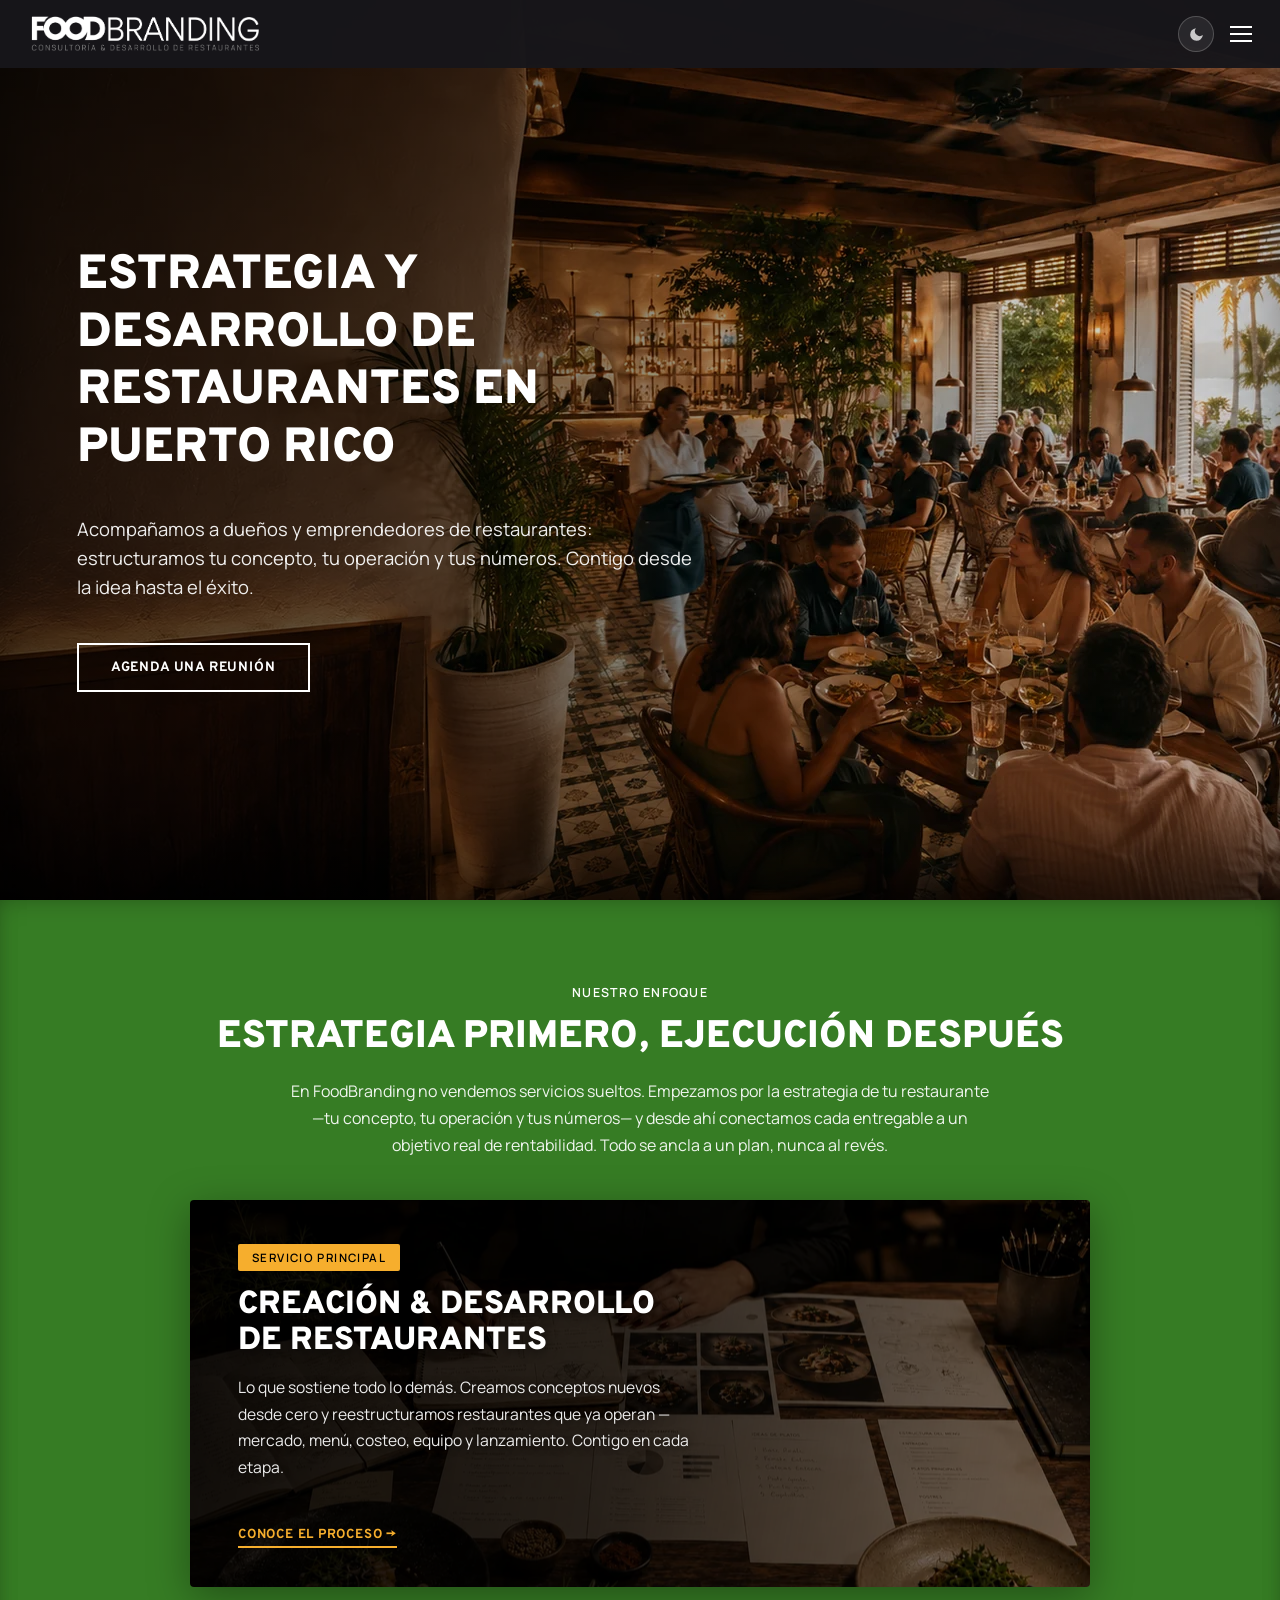
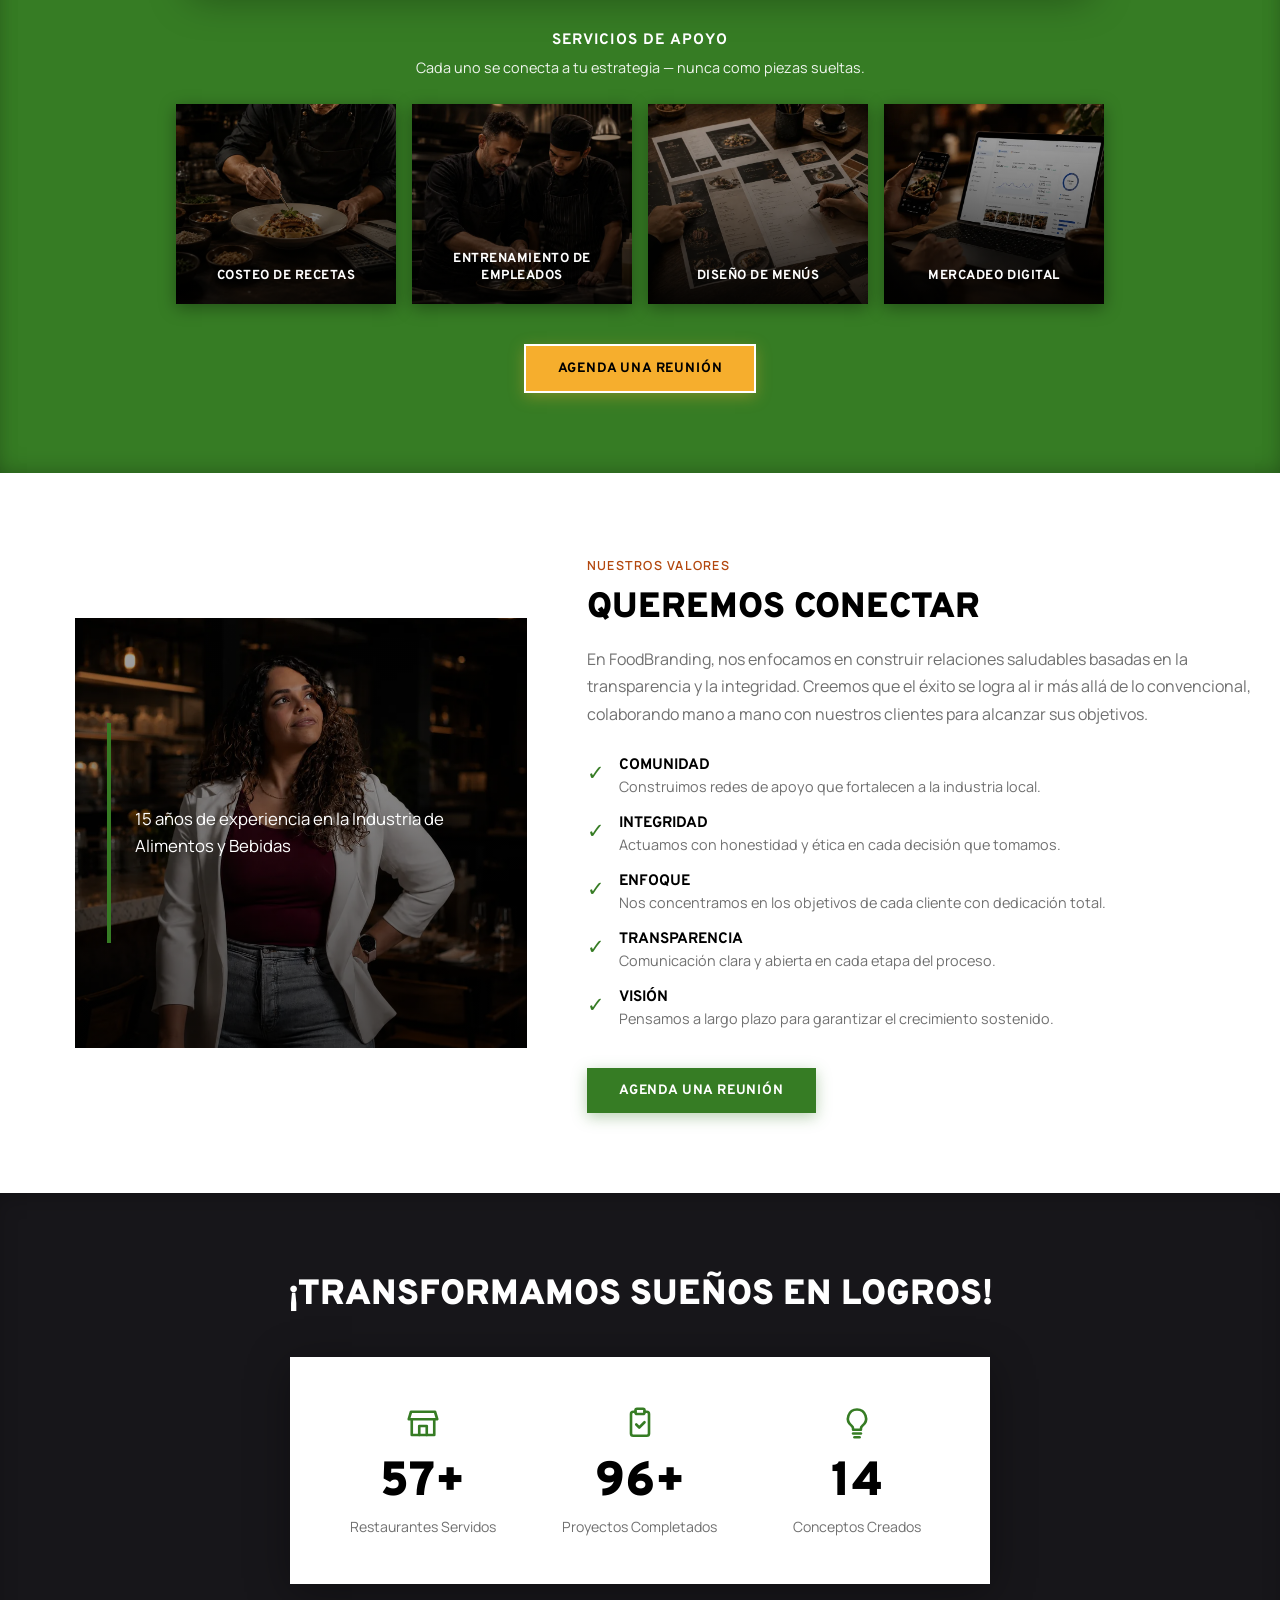
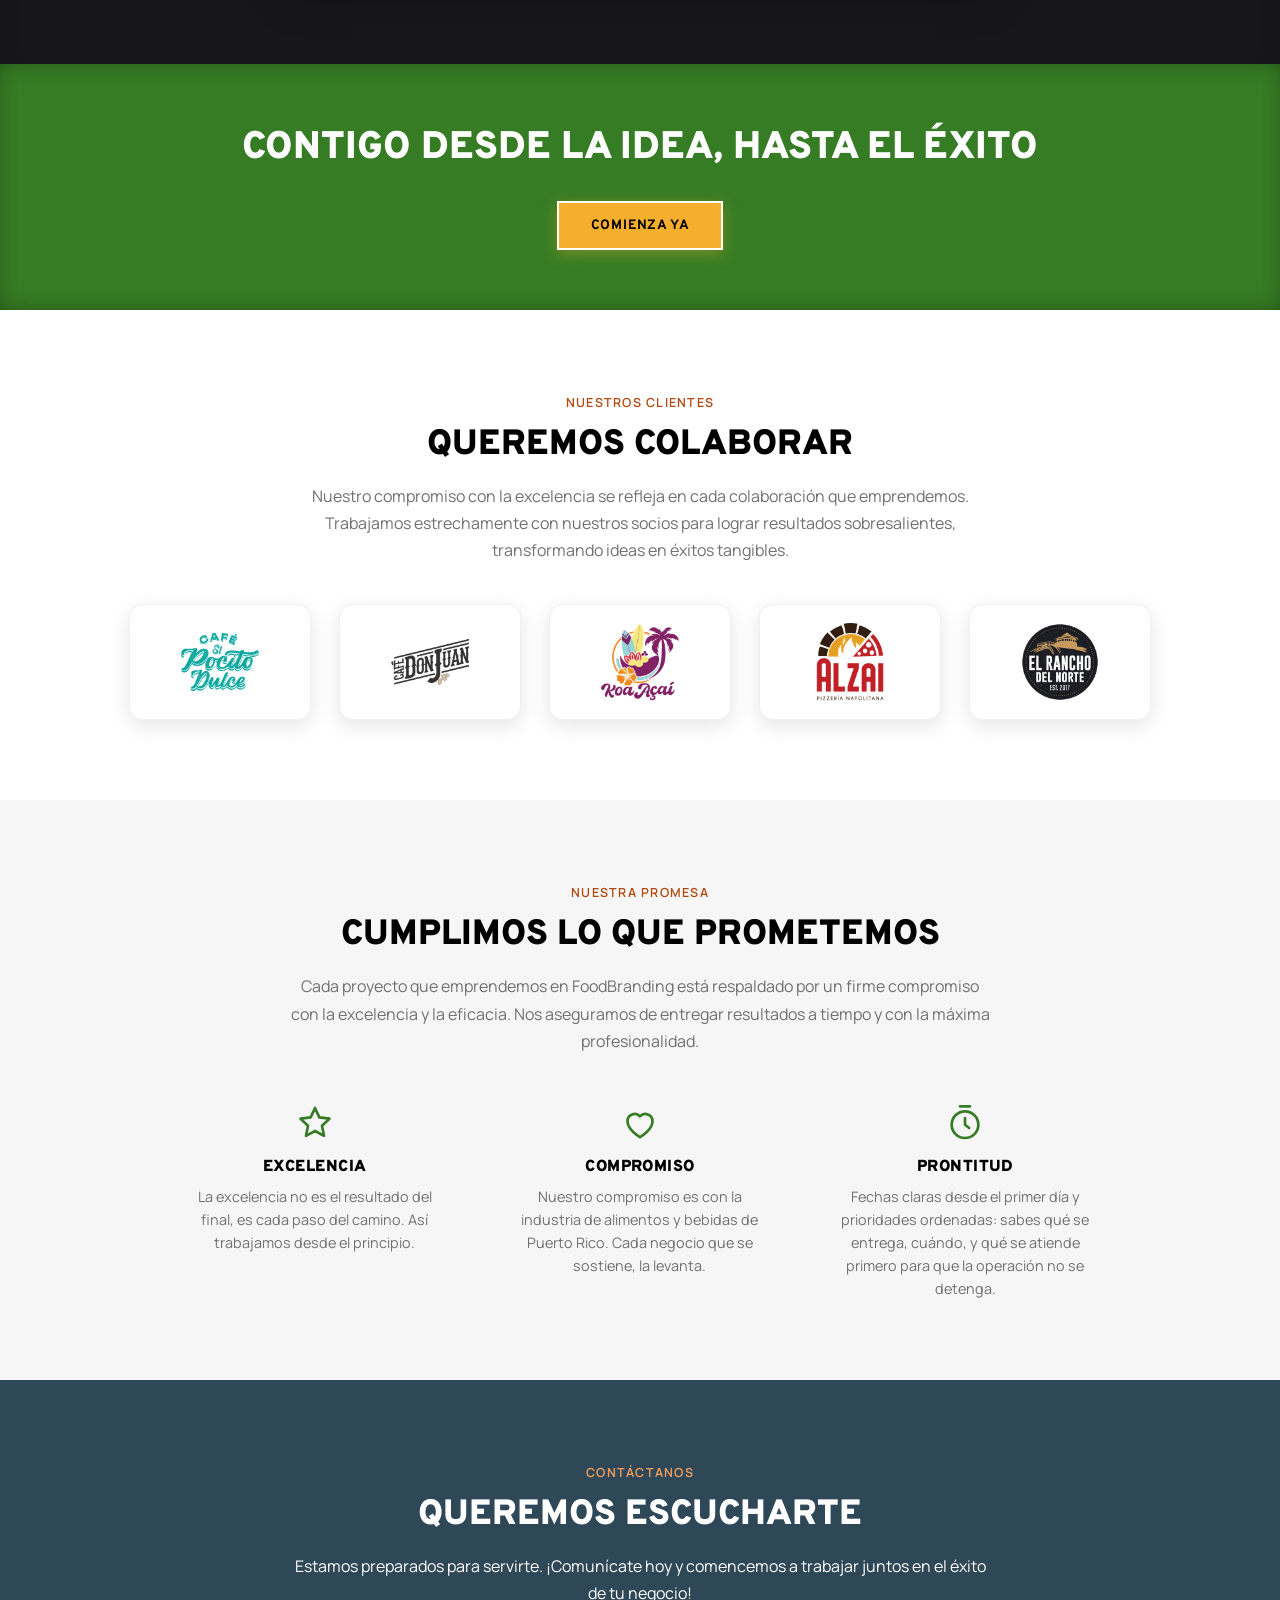
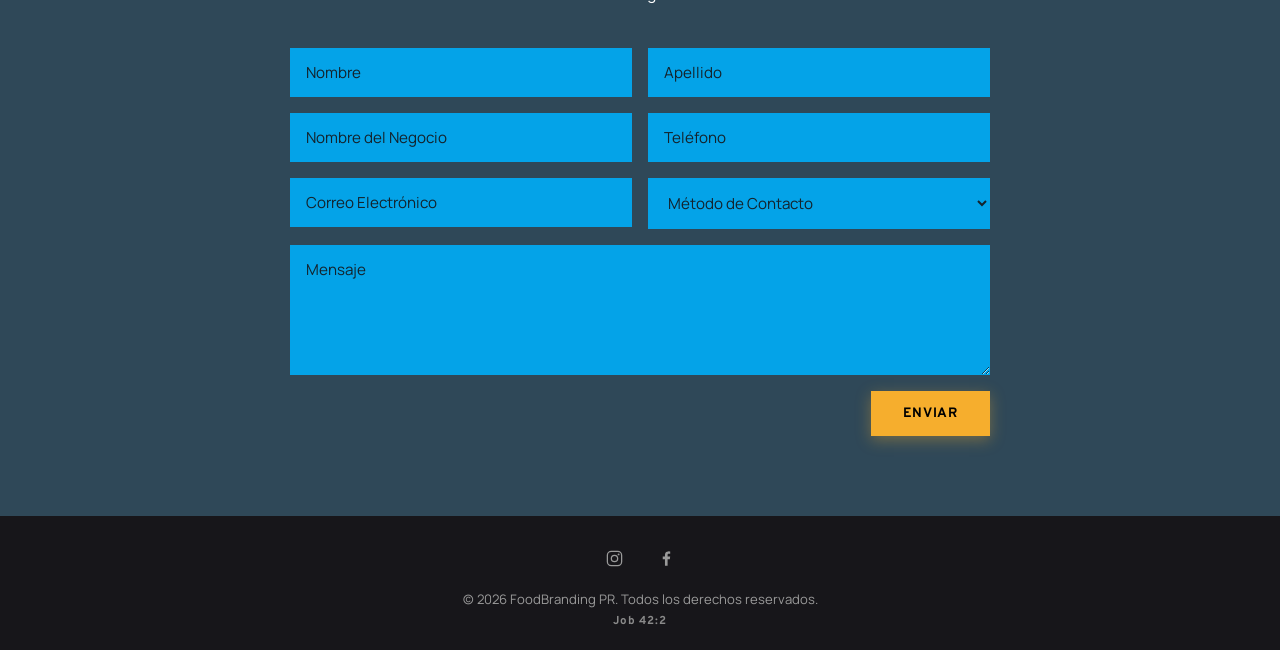
<file: index.html>
<!DOCTYPE html>
<html lang="es">
<head>
  <meta charset="UTF-8">
  <meta name="viewport" content="width=device-width, initial-scale=1.0">
  <meta name="description" content="Consultoría y desarrollo de restaurantes en Puerto Rico. Estructuramos tu concepto, tu operación y tus números: menú, costeo, equipo y mercadeo.">
  <link rel="canonical" href="https://www.foodbrandingpr.com/">
  <meta property="og:type" content="website">
  <meta property="og:site_name" content="FoodBranding PR">
  <meta property="og:locale" content="es_PR">
  <meta property="og:url" content="https://www.foodbrandingpr.com/">
  <meta property="og:title" content="FoodBranding PR | Consultoría y Desarrollo de Restaurantes">
  <meta property="og:description" content="Consultoría y desarrollo de restaurantes en Puerto Rico. Estructuramos tu concepto, tu operación y tus números: menú, costeo, equipo y mercadeo.">
  <meta property="og:image" content="https://www.foodbrandingpr.com/images/og-foodbranding.jpg">
  <meta property="og:image:width" content="1200">
  <meta property="og:image:height" content="630">
  <meta name="twitter:card" content="summary_large_image">
  <meta name="twitter:title" content="FoodBranding PR | Consultoría y Desarrollo de Restaurantes">
  <meta name="twitter:description" content="Consultoría y desarrollo de restaurantes en Puerto Rico. Estructuramos tu concepto, tu operación y tus números: menú, costeo, equipo y mercadeo.">
  <meta name="twitter:image" content="https://www.foodbrandingpr.com/images/og-foodbranding.jpg">
  <link rel="icon" href="favicon.ico" sizes="any">
  <link rel="apple-touch-icon" href="images/apple-touch-icon.png">
  <title>FoodBranding | Desde la idea hasta el éxito</title>
  <link rel="stylesheet" href="shared.css">
  <script>
  (function(){
    var saved = localStorage.getItem('fb-theme');
    var dark = window.matchMedia('(prefers-color-scheme: dark)').matches;
    document.documentElement.setAttribute('data-theme', saved || (dark ? 'dark' : 'light'));
  })();
  </script>
</head>
<body>

<!-- PROGRESS BAR -->
<div id="fb-progress-bar"></div>

<!-- SIDE MENU OVERLAY -->
<div class="side-overlay" id="sideOverlay" onclick="closeMenu()"></div>

<!-- SIDE PANEL -->
<div class="side-panel" id="sidePanel">
  <div class="side-top">
    <span>&#9990; (787) 510-0010</span>
    <span>&#9993; info@foodbrandingpr.com</span>
  </div>
  <button class="side-close" onclick="closeMenu()" aria-label="Cerrar">&#10005;</button>
  <nav class="side-nav">
    <a href="index.html">Home</a>
    <a href="creacion-de-conceptos/index.html">Creación &amp; Desarrollo de Restaurantes</a>
    <a href="costeo-de-recetas/index.html">Costeo de Recetas</a>
    <a href="entrenamiento-de-empleados/index.html">Entrenamiento de Empleados</a>
    <a href="diseno-de-menus/index.html">Diseño de Menús</a>
    <a href="mercadeo-digital/index.html">Mercadeo Digital</a>
  </nav>
</div>

<!-- NAV -->
<nav id="mainNav">
  <a class="nav-logo" href="index.html"><img src="images/fb_logo.webp" height="44" alt="FoodBranding"></a>
  <div class="nav-actions">
    <button class="fb-theme-toggle" id="fbThemeToggle" aria-label="Cambiar tema">
      <svg class="icon-sun" viewBox="0 0 24 24"><path d="M12 1v2M12 21v2M4.22 4.22l1.42 1.42M18.36 18.36l1.42 1.42M1 12h2M21 12h2M4.22 19.78l1.42-1.42M18.36 5.64l1.42-1.42" stroke="rgba(255,255,255,0.85)" stroke-width="2" stroke-linecap="round" fill="none"/><circle cx="12" cy="12" r="5" fill="rgba(255,255,255,0.85)"/></svg>
      <svg class="icon-moon" viewBox="0 0 24 24"><path d="M21 12.79A9 9 0 1 1 11.21 3 7 7 0 0 0 21 12.79z" fill="rgba(255,255,255,0.75)"/></svg>
    </button>
    <button class="hamburger" id="hamburgerBtn" aria-label="Menú" onclick="openMenu()">
      <span></span><span></span><span></span>
    </button>
  </div>
</nav>

<!-- HERO -->
<section class="hero hero--home" style="background-image:url('images/hero-home.webp'); background-position:center;">
  <div class="hero-content">
    <h1 class="hero-title">ESTRATEGIA Y DESARROLLO DE RESTAURANTES EN PUERTO RICO</h1>
    <p class="hero-sub">Acompañamos a dueños y emprendedores de restaurantes: estructuramos tu concepto, tu operación y tus números. Contigo desde la idea hasta el éxito.</p>
    <a href="#contacto" class="btn btn-outline-blanco hero-btn">AGENDA UNA REUNIÓN</a>
  </div>
</section>

<!-- SERVICIOS -->
<section id="servicios" class="fade-in">
  <div class="inner">
    <span class="tag">NUESTRO ENFOQUE</span>
    <h2>ESTRATEGIA PRIMERO, EJECUCIÓN DESPUÉS</h2>
    <p>En FoodBranding no vendemos servicios sueltos. Empezamos por la estrategia de tu restaurante —tu concepto, tu operación y tus números— y desde ahí conectamos cada entregable a un objetivo real de rentabilidad. Todo se ancla a un plan, nunca al revés.</p>

    <!-- SERVICIO PRINCIPAL -->
    <a href="creacion-de-conceptos/index.html" class="servicio-featured fade-in" style="background:linear-gradient(100deg, rgba(0,0,0,.9) 0%, rgba(0,0,0,.8) 48%, rgba(0,0,0,.45) 100%), url('images/card-creacion-conceptos.webp') center/cover;">
      <div class="servicio-featured-body">
        <span class="servicio-featured-tag">Servicio principal</span>
        <h3>Creación &amp; Desarrollo de Restaurantes</h3>
        <p>Lo que sostiene todo lo demás. Creamos conceptos nuevos desde cero y reestructuramos restaurantes que ya operan — mercado, menú, costeo, equipo y lanzamiento. Contigo en cada etapa.</p>
        <span class="servicio-featured-cta">Conoce el proceso &#8594;</span>
      </div>
    </a>

    <span class="servicios-sub-label">Servicios de apoyo</span>
    <p class="servicios-sub-desc">Cada uno se conecta a tu estrategia — nunca como piezas sueltas.</p>
    <div class="servicios-grid">
      <a href="costeo-de-recetas/index.html" class="servicio-card fade-in" style="background:linear-gradient(180deg, rgba(0,0,0,.15), rgba(0,0,0,.8)), url('images/card-costeo-recetas.webp') center/cover;"><span>Costeo de Recetas</span></a>
      <a href="entrenamiento-de-empleados/index.html" class="servicio-card fade-in" style="background:linear-gradient(180deg, rgba(0,0,0,.15), rgba(0,0,0,.8)), url('images/card-entrenamiento-empleados.webp') center/cover, #17161a;"><span>Entrenamiento de Empleados</span></a>
      <a href="diseno-de-menus/index.html" class="servicio-card fade-in" style="background:linear-gradient(180deg, rgba(0,0,0,.15), rgba(0,0,0,.8)), url('images/card-diseno-menus.webp') center/cover;"><span>Diseño de Menús</span></a>
      <a href="mercadeo-digital/index.html" class="servicio-card fade-in" style="background:linear-gradient(180deg, rgba(0,0,0,.15), rgba(0,0,0,.8)), url('images/card-mercadeo-digital.webp') center/cover;"><span>Mercadeo Digital</span></a>
    </div>
    <a href="#contacto" class="btn btn-amarillo">AGENDA UNA REUNIÓN</a>
  </div>
</section>

<!-- VALORES -->
<section id="valores" class="fade-in">
  <div class="inner">
    <div class="valores-inner">
      <div class="valores-left fade-left" style="background:linear-gradient(180deg, rgba(0,0,0,.35), rgba(0,0,0,.65)), url('images/valores.webp') 50% 15%/cover; min-height:430px;">
        <div class="linea-acento"></div>
        <p style="color:#fff;">15 años de experiencia en la Industria de Alimentos y Bebidas</p>
      </div>
      <div class="valores-right fade-right">
        <span class="tag">NUESTROS VALORES</span>
        <h2>QUEREMOS CONECTAR</h2>
        <p>En FoodBranding, nos enfocamos en construir relaciones saludables basadas en la transparencia y la integridad. Creemos que el éxito se logra al ir más allá de lo convencional, colaborando mano a mano con nuestros clientes para alcanzar sus objetivos.</p>
        <div class="valor-item fade-in-stagger" style="transition-delay:0.05s">
          <span class="valor-icon">&#10003;</span>
          <div><h4>Comunidad</h4><p>Construimos redes de apoyo que fortalecen a la industria local.</p></div>
        </div>
        <div class="valor-item fade-in-stagger" style="transition-delay:0.15s">
          <span class="valor-icon">&#10003;</span>
          <div><h4>Integridad</h4><p>Actuamos con honestidad y ética en cada decisión que tomamos.</p></div>
        </div>
        <div class="valor-item fade-in-stagger" style="transition-delay:0.25s">
          <span class="valor-icon">&#10003;</span>
          <div><h4>Enfoque</h4><p>Nos concentramos en los objetivos de cada cliente con dedicación total.</p></div>
        </div>
        <div class="valor-item fade-in-stagger" style="transition-delay:0.35s">
          <span class="valor-icon">&#10003;</span>
          <div><h4>Transparencia</h4><p>Comunicación clara y abierta en cada etapa del proceso.</p></div>
        </div>
        <div class="valor-item fade-in-stagger" style="transition-delay:0.45s">
          <span class="valor-icon">&#10003;</span>
          <div><h4>Visión</h4><p>Pensamos a largo plazo para garantizar el crecimiento sostenido.</p></div>
        </div>
        <br>
        <a href="#contacto" class="btn btn-verde">AGENDA UNA REUNIÓN</a>
      </div>
    </div>
  </div>
</section>

<!-- MÉTRICAS -->
<section id="metricas" class="fade-in">
  <div class="inner">
    <h2>¡TRANSFORMAMOS SUEÑOS EN LOGROS!</h2>
    <div class="metricas-box">
      <div class="metrica scale-in" style="transition-delay:0s">
        <!-- Local con toldo: restaurantes servidos -->
        <div class="metrica-icon" aria-hidden="true">
          <svg viewBox="0 0 24 24" role="img">
            <path d="M2.5 9.5 4 4.5h16l1.5 5H2.5Z"/>
            <path d="M4.5 9.5V20h15V9.5"/>
            <path d="M9.5 20v-6h5v6"/>
          </svg>
        </div>
        <div class="metrica-num" data-target="60" data-suffix="+">60+</div>
        <div class="metrica-label">Restaurantes Servidos</div>
      </div>
      <div class="metrica scale-in" style="transition-delay:0.15s">
        <!-- Tablilla con cotejo: proyectos completados -->
        <div class="metrica-icon" aria-hidden="true">
          <svg viewBox="0 0 24 24" role="img">
            <path d="M9 4.5H7.5A1.5 1.5 0 0 0 6 6v13a1.5 1.5 0 0 0 1.5 1.5h9A1.5 1.5 0 0 0 18 19V6a1.5 1.5 0 0 0-1.5-1.5H15"/>
            <rect x="9" y="2.5" width="6" height="3.5" rx="1"/>
            <path d="m9.5 13 2 2 3.5-3.5"/>
          </svg>
        </div>
        <div class="metrica-num" data-target="100" data-suffix="+">100+</div>
        <div class="metrica-label">Proyectos Completados</div>
      </div>
      <div class="metrica scale-in" style="transition-delay:0.3s">
        <!-- Bombilla: conceptos creados -->
        <div class="metrica-icon" aria-hidden="true">
          <svg viewBox="0 0 24 24" role="img">
            <path d="M12 3a6 6 0 0 0-3.6 10.8c.65.5 1 1.25 1 2.05v.65h5.2v-.65c0-.8.35-1.55 1-2.05A6 6 0 0 0 12 3Z"/>
            <path d="M9.4 19h5.2"/>
            <path d="M10.3 21.5h3.4"/>
          </svg>
        </div>
        <div class="metrica-num" data-target="15">15</div>
        <div class="metrica-label">Conceptos Creados</div>
      </div>
    </div>
  </div>
</section>

<!-- BANNER CTA
     Movido aquí (antes iba entre Clientes y Promesa). Ahí quedaba dos secciones antes del
     formulario y los dos llamados a la acción competían. Aquí atrapa a quien acaba de ver
     las métricas, que es el momento de mayor convencimiento. -->
<section id="banner-cta" class="fade-in">
  <div class="inner">
    <h2>CONTIGO DESDE LA IDEA, HASTA EL ÉXITO</h2>
    <a href="#contacto" class="btn btn-amarillo">COMIENZA YA</a>
  </div>
</section>

<!-- CLIENTES -->
<section id="clientes" class="fade-in">
  <div class="inner">
    <span class="tag">NUESTROS CLIENTES</span>
    <h2>QUEREMOS COLABORAR</h2>
    <p>Nuestro compromiso con la excelencia se refleja en cada colaboración que emprendemos. Trabajamos estrechamente con nuestros socios para lograr resultados sobresalientes, transformando ideas en éxitos tangibles.</p>
    <div class="logos-row">
      <div class="logo-box">
        <img src="images/logo-pocito-dulce.webp" alt="Café El Pocito Dulce">
      </div>
      <div class="logo-box">
        <img src="images/logo-cafe-don-juan.webp" alt="Café Don Juan">
      </div>
      <div class="logo-box">
        <img src="images/logo-koa-acai.webp" alt="Koa Açaí">
      </div>
      <div class="logo-box">
        <img src="images/logo-alzai.webp" alt="Alzai Pizzería Napolitana">
      </div>
      <div class="logo-box">
        <img src="images/logo-el-rancho-del-norte.webp" alt="El Rancho del Norte">
      </div>
    </div>
  </div>
</section>

<!-- PROMESA -->
<section id="promesa" class="fade-in">
  <div class="inner">
    <span class="tag">NUESTRA PROMESA</span>
    <h2>CUMPLIMOS LO QUE PROMETEMOS</h2>
    <p>Cada proyecto que emprendemos en FoodBranding está respaldado por un firme compromiso con la excelencia y la eficacia. Nos aseguramos de entregar resultados a tiempo y con la máxima profesionalidad.</p>

    <!-- Tres columnas con icono: rompe la fila de bloques centrados iguales y saca las
         píldoras azules, que parecían botones. -->
    <div class="pilares">
      <div class="pilar fade-in-stagger" style="transition-delay:0.05s">
        <svg viewBox="0 0 24 24" aria-hidden="true"><path d="m12 3 2.6 5.6 6.1.8-4.5 4.2 1.2 6.1L12 16.8 6.6 19.7l1.2-6.1-4.5-4.2 6.1-.8L12 3Z"/></svg>
        <h4>Excelencia</h4>
        <p>La excelencia no es el resultado del final, es cada paso del camino. Así trabajamos desde el principio.</p>
      </div>
      <div class="pilar fade-in-stagger" style="transition-delay:0.15s">
        <svg viewBox="0 0 24 24" aria-hidden="true"><path d="M12 20.5s-7.5-4.3-7.5-9.6a4.3 4.3 0 0 1 7.5-2.9 4.3 4.3 0 0 1 7.5 2.9c0 5.3-7.5 9.6-7.5 9.6Z"/></svg>
        <h4>Compromiso</h4>
        <p>Nuestro compromiso es con la industria de alimentos y bebidas de Puerto Rico. Cada negocio que se sostiene, la levanta.</p>
      </div>
      <div class="pilar fade-in-stagger" style="transition-delay:0.25s">
        <svg viewBox="0 0 24 24" aria-hidden="true"><circle cx="12" cy="13" r="8"/><path d="M12 9v4l2.5 2M9 2h6"/></svg>
        <h4>Prontitud</h4>
        <p>Fechas claras desde el primer día y prioridades ordenadas: sabes qué se entrega, cuándo, y qué se atiende primero para que la operación no se detenga.</p>
      </div>
    </div>
    <!-- Foto retirada (9 ago 2026): era una sesión de fotos con softbox, no comunicaba
         la promesa de entrega puntual y profesional. La sección funciona mejor como
         respiro limpio antes del formulario. Si vuelve una imagen aquí, que sea
         horizontal y del momento de entrega: Deliani repasando el costeo con un cliente. -->
  </div>
</section>

<!-- CONTACTO -->
<section id="contacto" class="fade-in">
  <div class="inner">
    <span class="tag">CONTÁCTANOS</span>
    <h2>QUEREMOS ESCUCHARTE</h2>
    <p>Estamos preparados para servirte. ¡Comunícate hoy y comencemos a trabajar juntos en el éxito de tu negocio!</p>
    <form class="contact-form" data-whatsapp="17875100010">
      <!-- Cada campo lleva su <label> real, asociado por for/id. Va oculto a la vista
           (.sr-only) para no cambiar el diseño, pero un lector de pantalla lo anuncia.
           Antes solo había placeholder: los campos se leían sin nombre. 10 ago 2026. -->
      <div class="form-row">
        <div class="form-campo">
          <label class="sr-only" for="fb-nombre">Nombre</label>
          <input type="text" id="fb-nombre" name="nombre" placeholder="Nombre"
                 autocomplete="given-name" required>
        </div>
        <div class="form-campo">
          <label class="sr-only" for="fb-apellido">Apellido</label>
          <input type="text" id="fb-apellido" name="apellido" placeholder="Apellido"
                 autocomplete="family-name" required>
        </div>
      </div>
      <div class="form-row">
        <div class="form-campo">
          <label class="sr-only" for="fb-negocio">Nombre del Negocio</label>
          <input type="text" id="fb-negocio" name="negocio" placeholder="Nombre del Negocio"
                 autocomplete="organization">
        </div>
        <div class="form-campo">
          <label class="sr-only" for="fb-telefono">Teléfono</label>
          <input type="tel" id="fb-telefono" name="telefono" placeholder="Teléfono"
                 autocomplete="tel">
        </div>
      </div>
      <div class="form-row">
        <div class="form-campo">
          <label class="sr-only" for="fb-email">Correo Electrónico</label>
          <input type="email" id="fb-email" name="email" placeholder="Correo Electrónico"
                 autocomplete="email" required>
        </div>
        <div class="form-campo">
          <label class="sr-only" for="fb-metodo">Método de Contacto</label>
          <select id="fb-metodo" name="metodo_contacto">
            <option value="">Método de Contacto</option>
            <option value="llamada">Llamada</option>
            <option value="whatsapp">WhatsApp</option>
            <option value="email">Email</option>
          </select>
        </div>
      </div>
      <label class="sr-only" for="fb-mensaje">Mensaje</label>
      <textarea id="fb-mensaje" name="mensaje" placeholder="Mensaje"></textarea>
      <div class="form-submit">
        <button type="submit" class="btn btn-amarillo">ENVIAR</button>
      </div>
    </form>
  </div>
</section>

<!-- FOOTER -->
<footer class="fade-in">
  <div class="inner">
    <div class="footer-redes">
      <a href="https://www.instagram.com/foodbrandingpr/" target="_blank" rel="noopener" aria-label="FoodBranding en Instagram">
        <svg viewBox="0 0 24 24" aria-hidden="true"><rect x="3" y="3" width="18" height="18" rx="5"/><circle cx="12" cy="12" r="4"/><circle cx="17.2" cy="6.8" r="1.2" fill="currentColor" stroke="none"/></svg>
      </a>
      <a href="https://www.facebook.com/foodbrandingpr/" target="_blank" rel="noopener" aria-label="FoodBranding en Facebook">
        <svg viewBox="0 0 24 24" aria-hidden="true"><path fill="currentColor" stroke="none" d="M13.4 21v-8.2h2.8l.42-3.2H13.4V7.53c0-.93.26-1.56 1.59-1.56h1.7V3.11A22.7 22.7 0 0 0 14.2 3c-2.46 0-4.14 1.5-4.14 4.25V9.6H7.25v3.2h2.81V21h3.34Z"/></svg>
      </a>
    </div>
    <p>&copy; 2026 FoodBranding PR. Todos los derechos reservados.</p>
    <p class="footer-cita">Job 42:2</p>
  </div>
</footer>

<script>
function openMenu() {
  document.getElementById('sidePanel').classList.add('open');
  document.getElementById('sideOverlay').classList.add('active');
  document.body.classList.add('menu-open');
}
function closeMenu() {
  document.getElementById('sidePanel').classList.remove('open');
  document.getElementById('sideOverlay').classList.remove('active');
  document.body.classList.remove('menu-open');
}
// Cerrar con Escape
document.addEventListener('keydown', function(e) {
  if (e.key === 'Escape') closeMenu();
});

// Smooth scroll para todos los anchor links
document.querySelectorAll('a[href^="#"]').forEach(function(link) {
  link.addEventListener('click', function(e) {
    var target = document.querySelector(this.getAttribute('href'));
    if (!target) return;
    e.preventDefault();
    closeMenu();
    target.scrollIntoView({ behavior: 'smooth', block: 'start' });
  });
});

// Nav scroll effect
window.addEventListener('scroll', function() {
  var nav = document.getElementById('mainNav');
  if (nav) nav.style.boxShadow = window.scrollY > 40 ? '0 2px 20px rgba(0,0,0,0.5)' : 'none';
});

// === PROGRESS BAR ===
(function(){
  var bar = document.getElementById('fb-progress-bar');
  // Mover la barra al <html>: nunca afectada por transform del body
  if(bar && bar.parentNode !== document.documentElement) {
    document.documentElement.appendChild(bar);
  }
  function updateBar(){
    var h = document.documentElement.scrollHeight - window.innerHeight;
    if(!bar || h <= 0) return;
    bar.style.width = (window.scrollY / h * 100) + '%';
  }
  // Calcular en scroll (principal)
  window.addEventListener('scroll', updateBar, { passive: true });
  // Recalcular cuando todo termine de cargar (fuentes, imgs, animaciones)
  window.addEventListener('load', updateBar);
  // Fallback extra: esperar 300ms por si los fade-in expanden el DOM
  setTimeout(updateBar, 300);
  // Calcular inmediatamente
  updateBar();
})();

// === DARK/LIGHT TOGGLE ===
(function(){
  var btn = document.getElementById('fbThemeToggle');
  if(!btn) return;
  btn.addEventListener('click', function(){
    var cur = document.documentElement.getAttribute('data-theme');
    var next = cur === 'dark' ? 'light' : 'dark';
    document.documentElement.setAttribute('data-theme', next);
    localStorage.setItem('fb-theme', next);
  });
})();

// === ANIMACIONES SCROLL ===
(function() {
  var selectors = '.fade-in, .fade-in-stagger, .fade-left, .fade-right, .scale-in';
  var els = document.querySelectorAll(selectors);
  if (!els.length) return;
  var io = new IntersectionObserver(function(entries) {
    entries.forEach(function(entry) {
      if (entry.isIntersecting) {
        entry.target.classList.add('visible');
        io.unobserve(entry.target);
      }
    });
  }, { threshold: 0.12 });
  els.forEach(function(el) { io.observe(el); });
})();

// === COUNTER ANIMADO ===
(function() {
  var counters = document.querySelectorAll('[data-target]');
  if (!counters.length) return;
  var io = new IntersectionObserver(function(entries) {
    entries.forEach(function(entry) {
      if (!entry.isIntersecting) return;
      var el = entry.target;
      var target = parseInt(el.getAttribute('data-target'), 10);
      var suffix = el.getAttribute('data-suffix') || '';
      var duration = 1400;
      var start = null;
      function step(ts) {
        if (!start) start = ts;
        var progress = Math.min((ts - start) / duration, 1);
        var eased = 1 - Math.pow(1 - progress, 3);
        el.textContent = Math.floor(eased * target) + suffix;
        if (progress < 1) requestAnimationFrame(step);
      }
      requestAnimationFrame(step);
      io.unobserve(el);
    });
  }, { threshold: 0.3 });
  counters.forEach(function(el) { io.observe(el); });
})();
</script>
<script src="shared.js"></script>
</body>
</html>
</file>
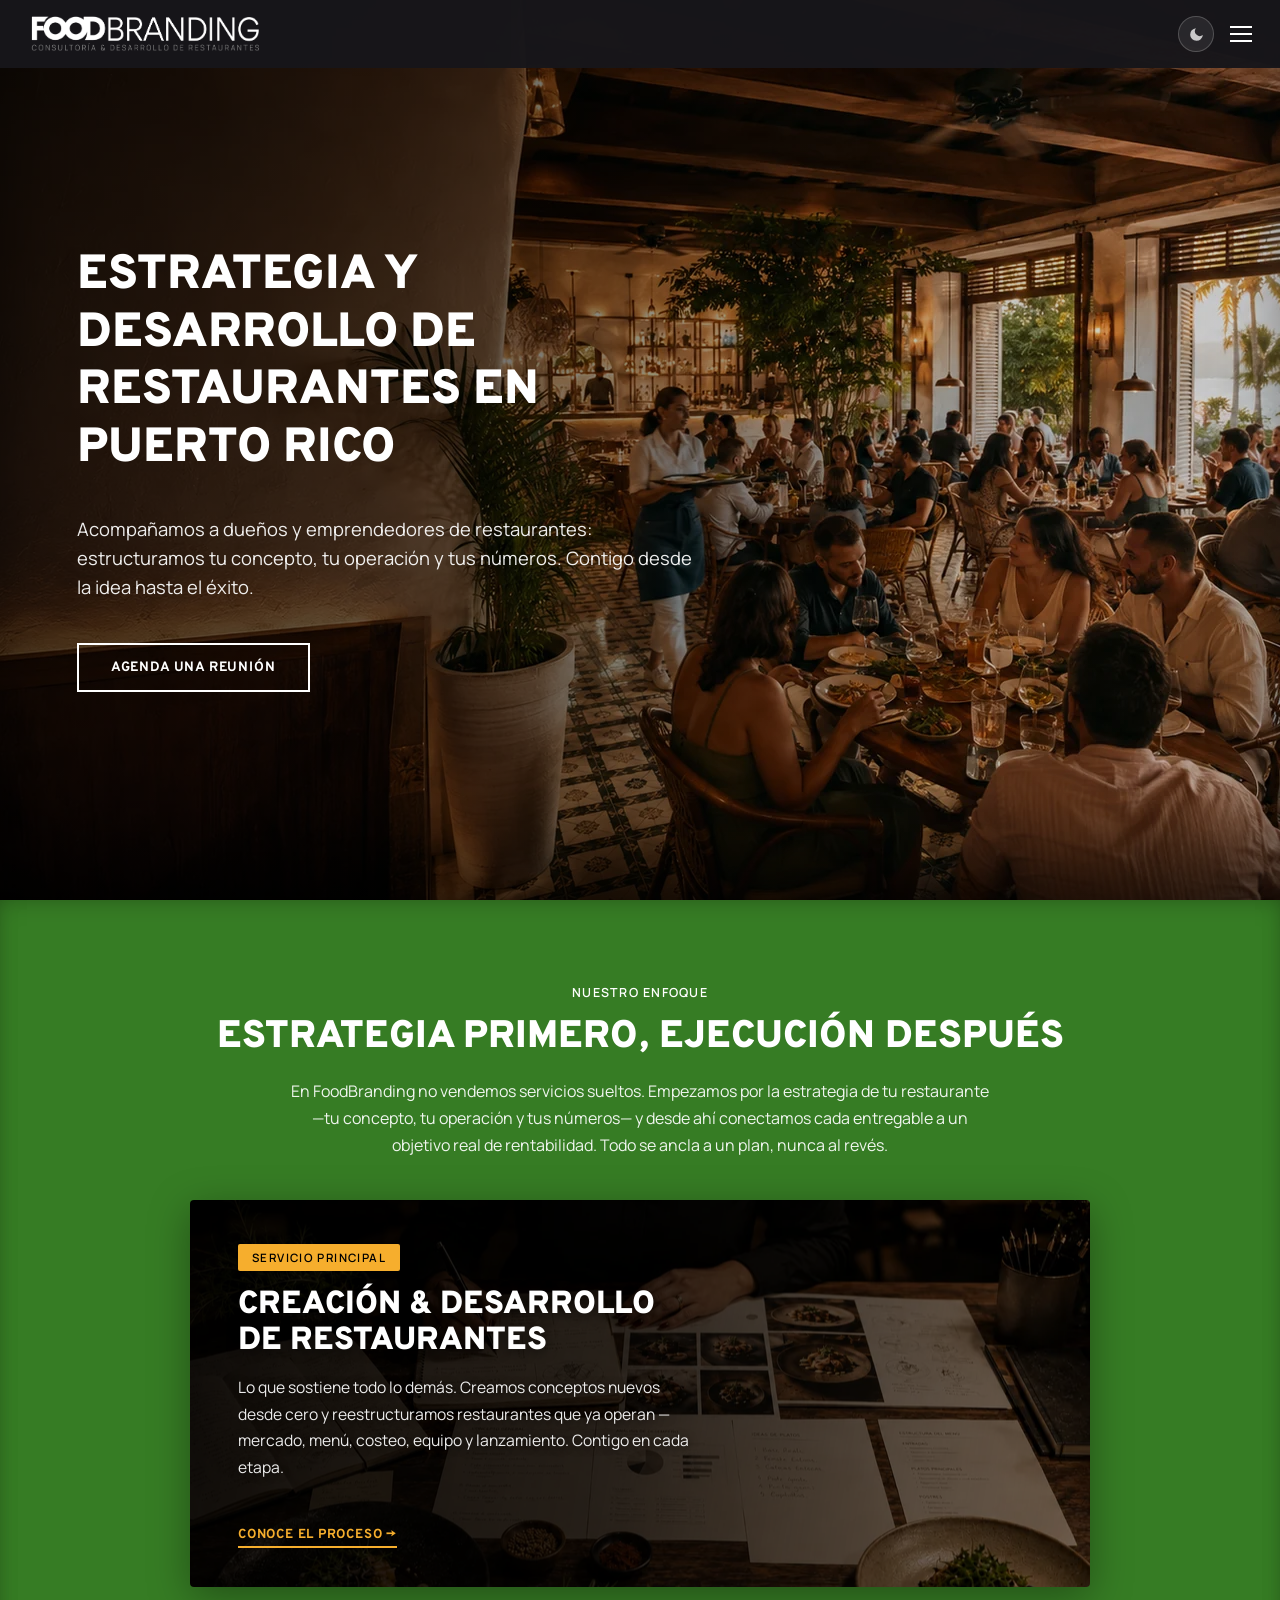
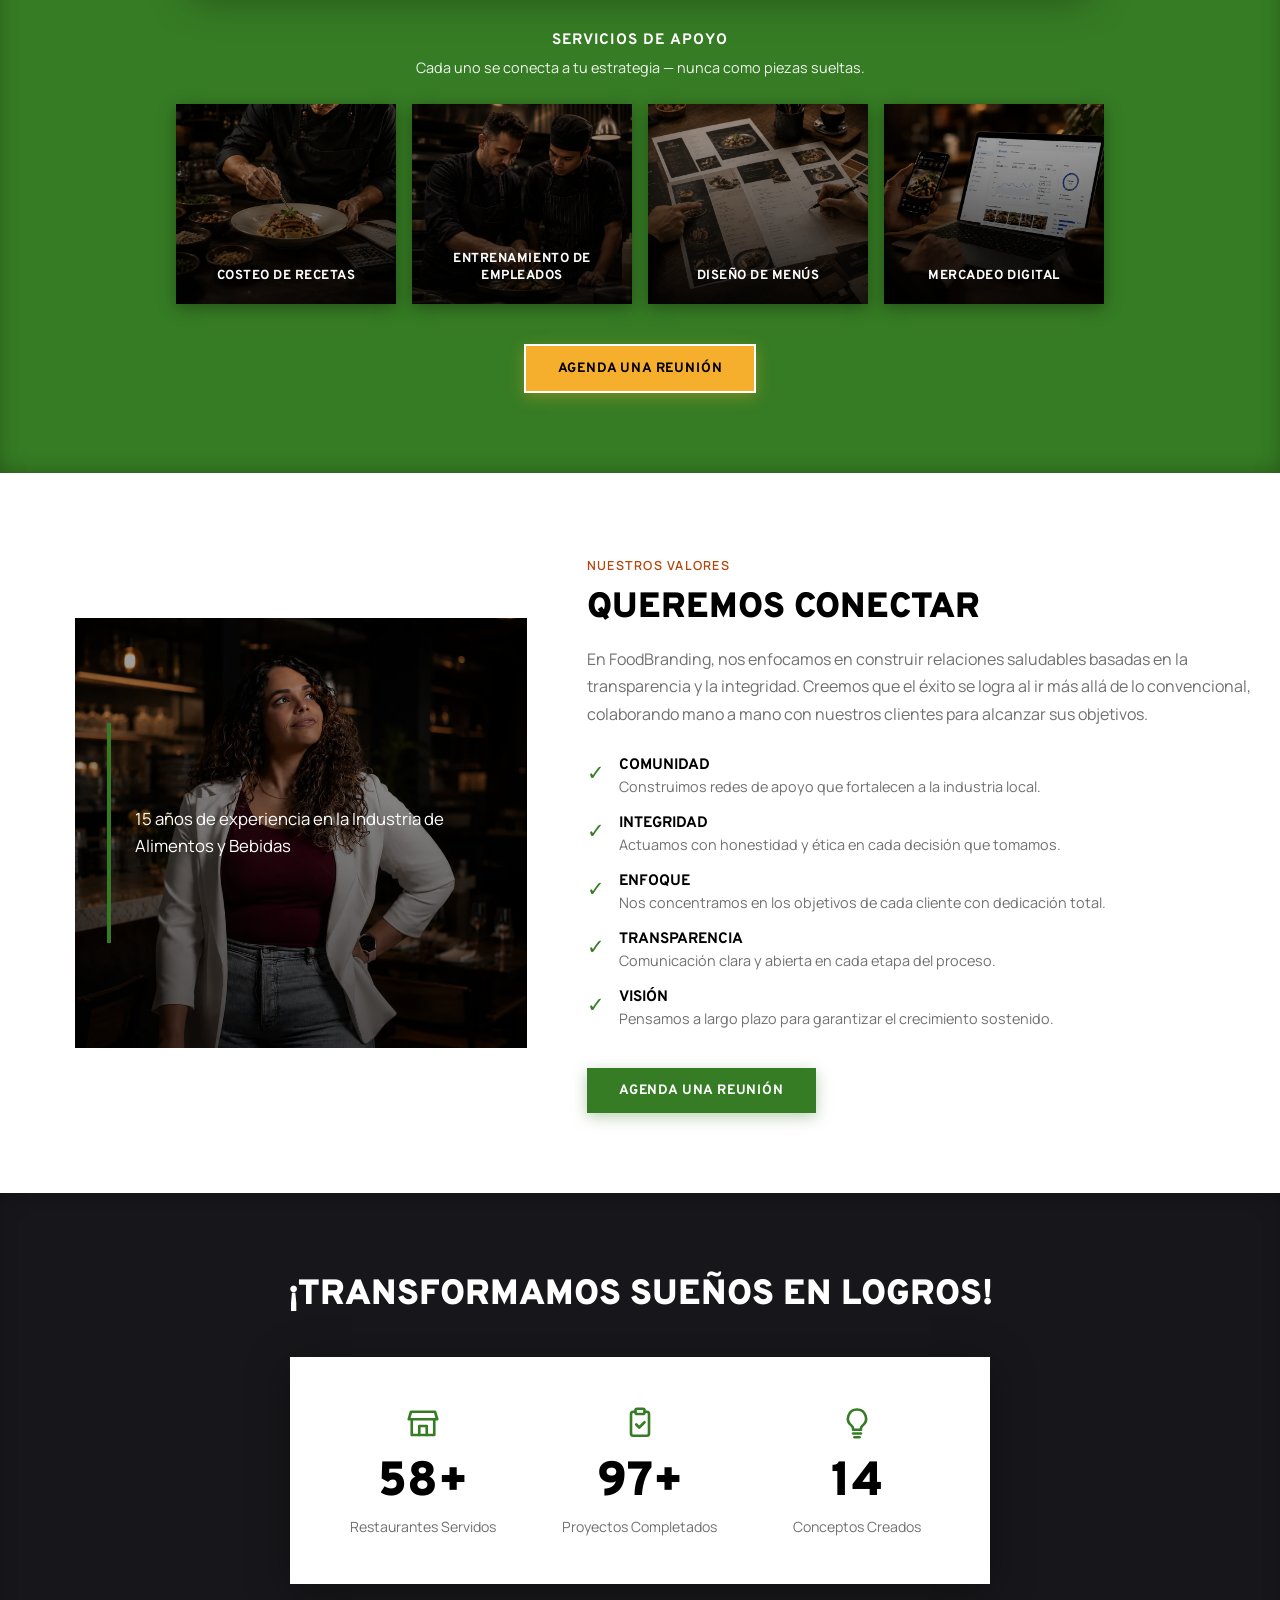
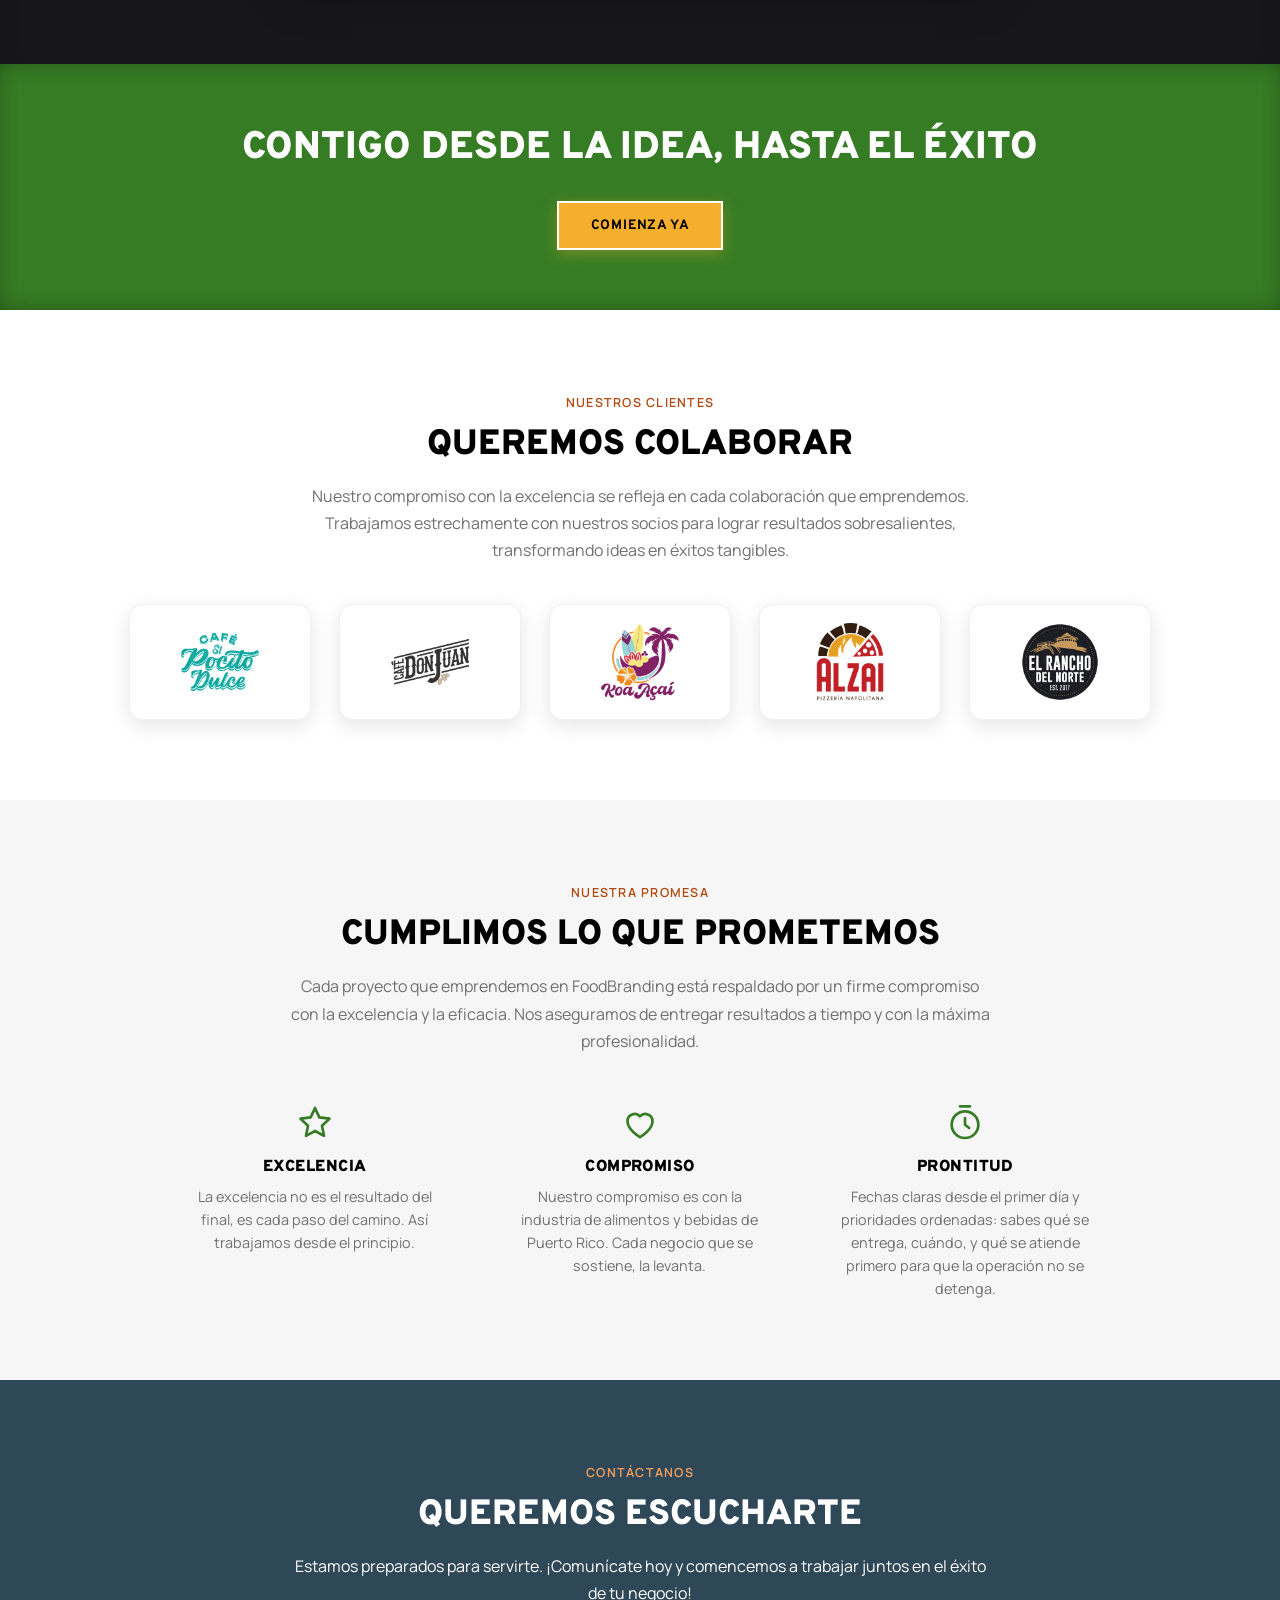
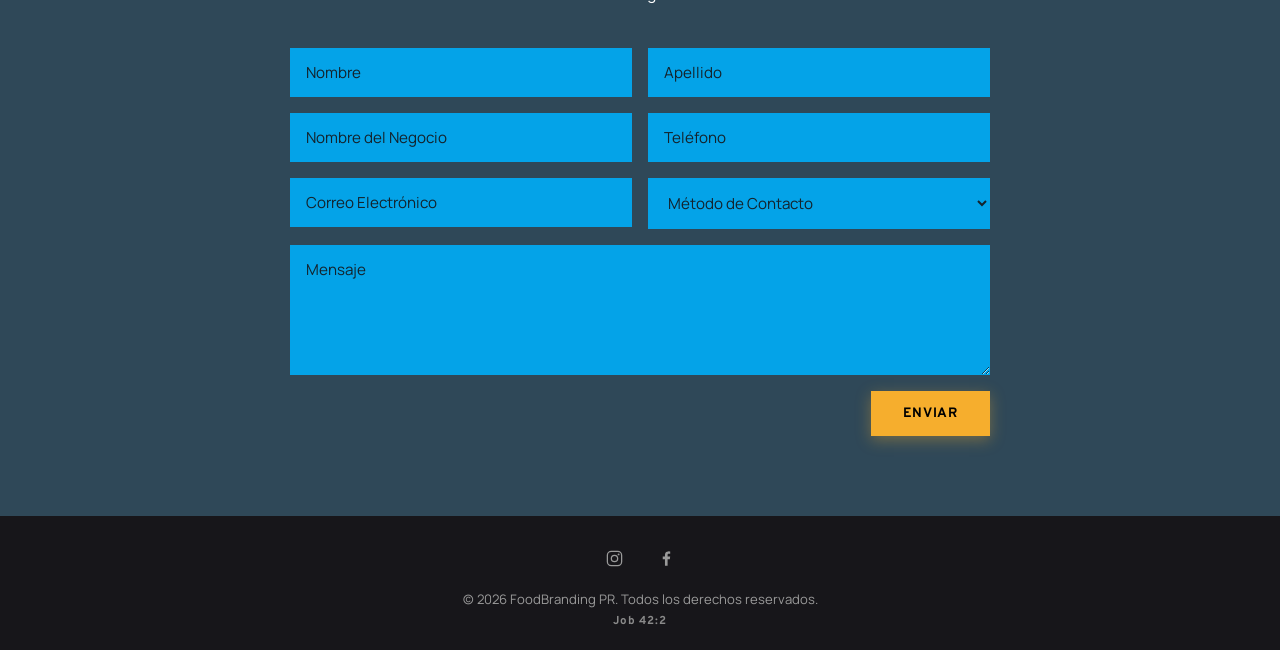
<file: conocenos/index.html>
<!DOCTYPE html>
<html lang="es">
<head>
  <meta charset="UTF-8">
  <!-- Redireccion de una URL del sitio anterior (WordPress). GitHub Pages no permite
       redirecciones 301 del lado del servidor, asi que se hace con meta refresh + canonical:
       Google la trata como una redireccion permanente y el visitante no ve nada raro.
       Si algun dia el sitio se muda a un hosting con .htaccess o nginx, cambiar esto por
       un 301 de verdad y borrar esta carpeta. -->
  <meta http-equiv="refresh" content="0; url=/#valores">
  <link rel="canonical" href="https://www.foodbrandingpr.com/#valores">
  <meta name="robots" content="noindex">
  <title>Redirigiendo | FoodBranding PR</title>
  <script>window.location.replace('/#valores');</script>
  <style>
    body{font-family:system-ui,sans-serif;background:#17161a;color:#e8eaf0;
         display:flex;min-height:100vh;align-items:center;justify-content:center;
         text-align:center;padding:24px;margin:0;line-height:1.6}
    a{color:#5CB33F}
  </style>
</head>
<body>
  <p>Esta página se movió.<br>
  Te estamos llevando a quiénes somos.<br>
  <a href="/#valores">Si no pasa nada, entra aquí.</a></p>
</body>
</html>
</file>
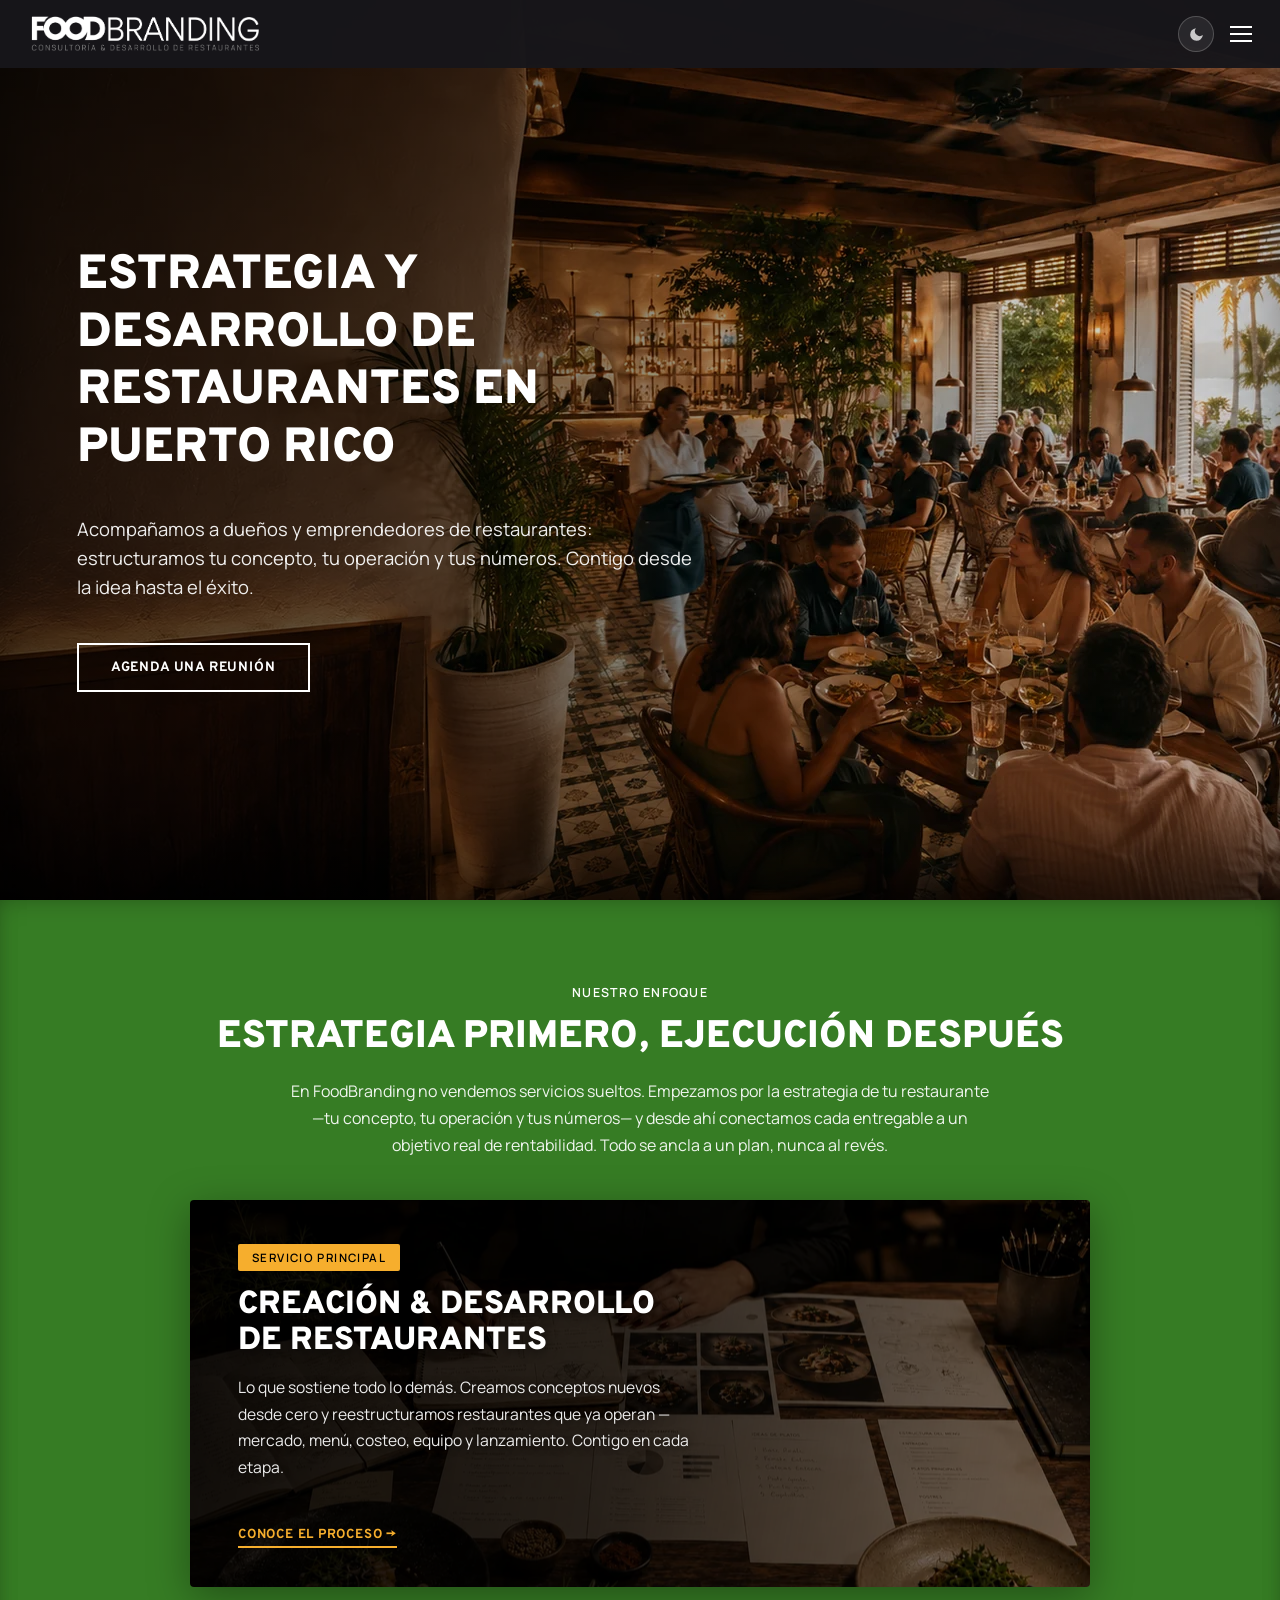
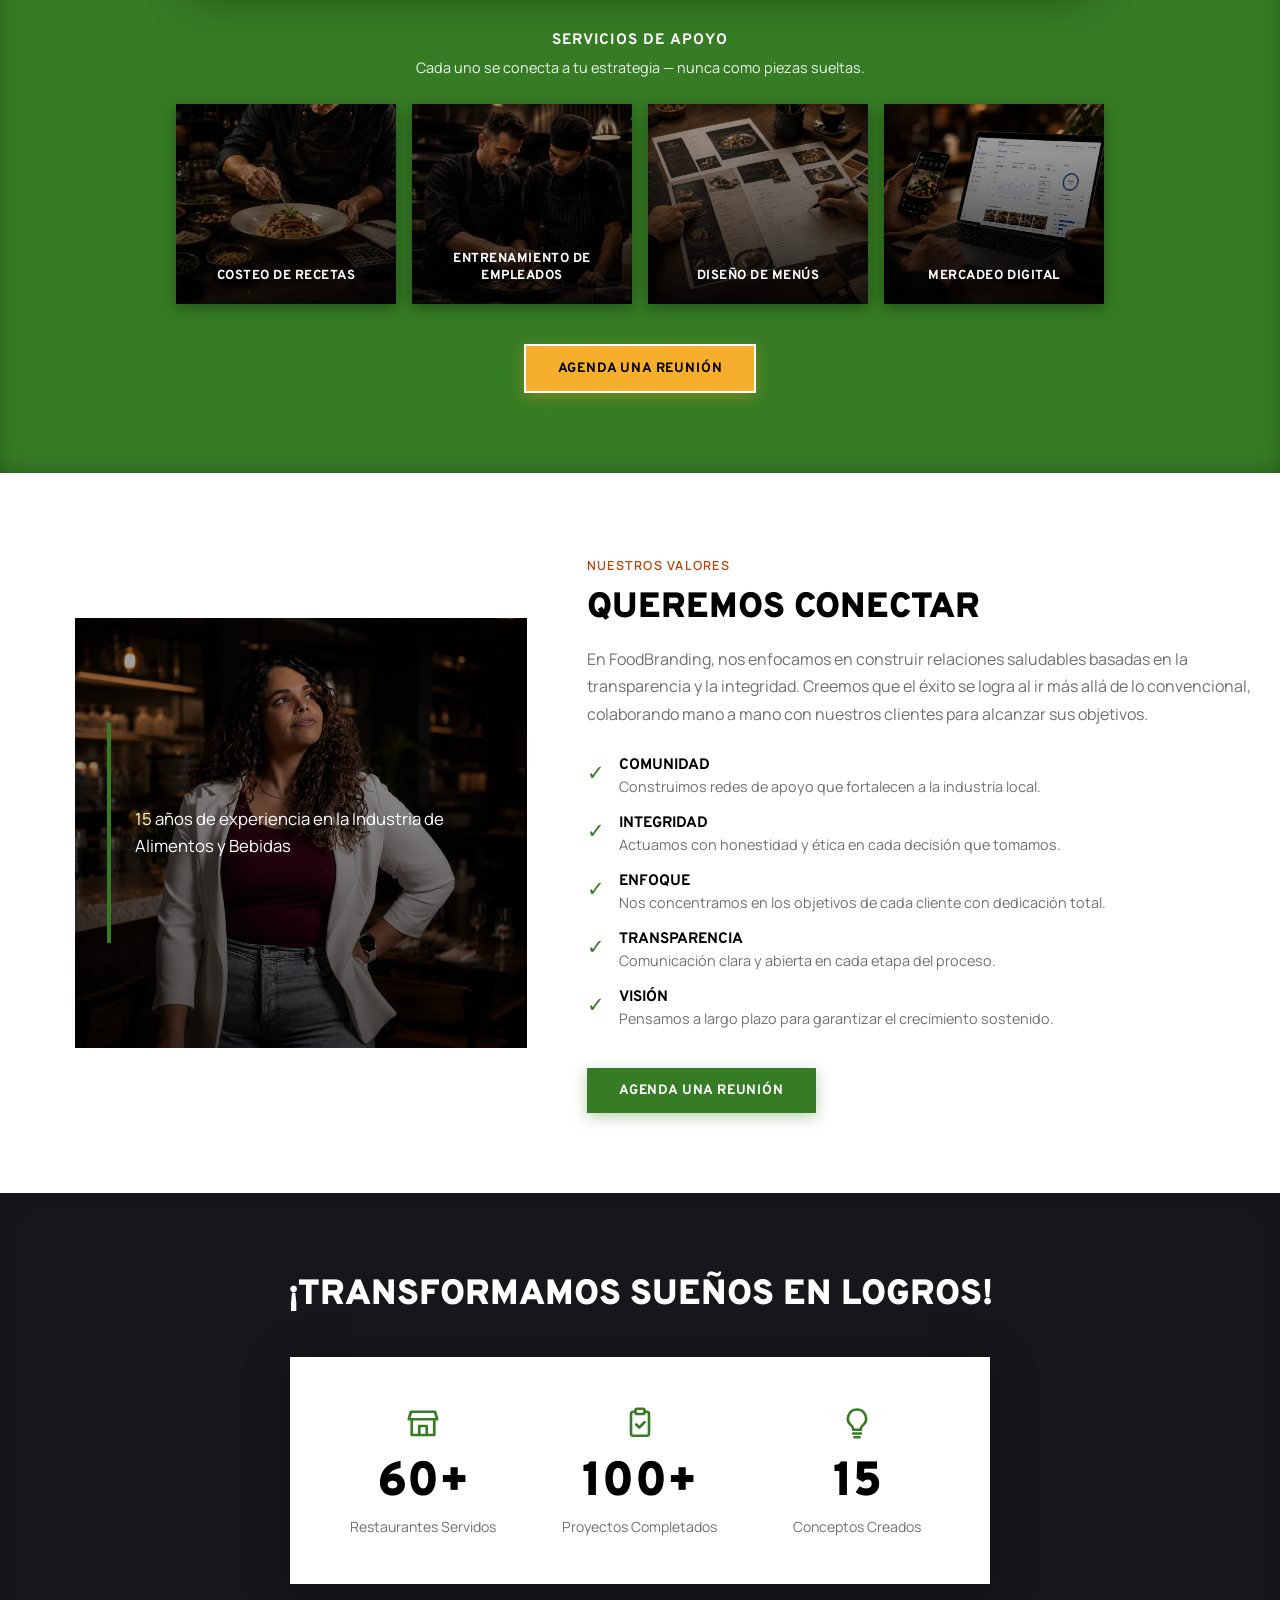
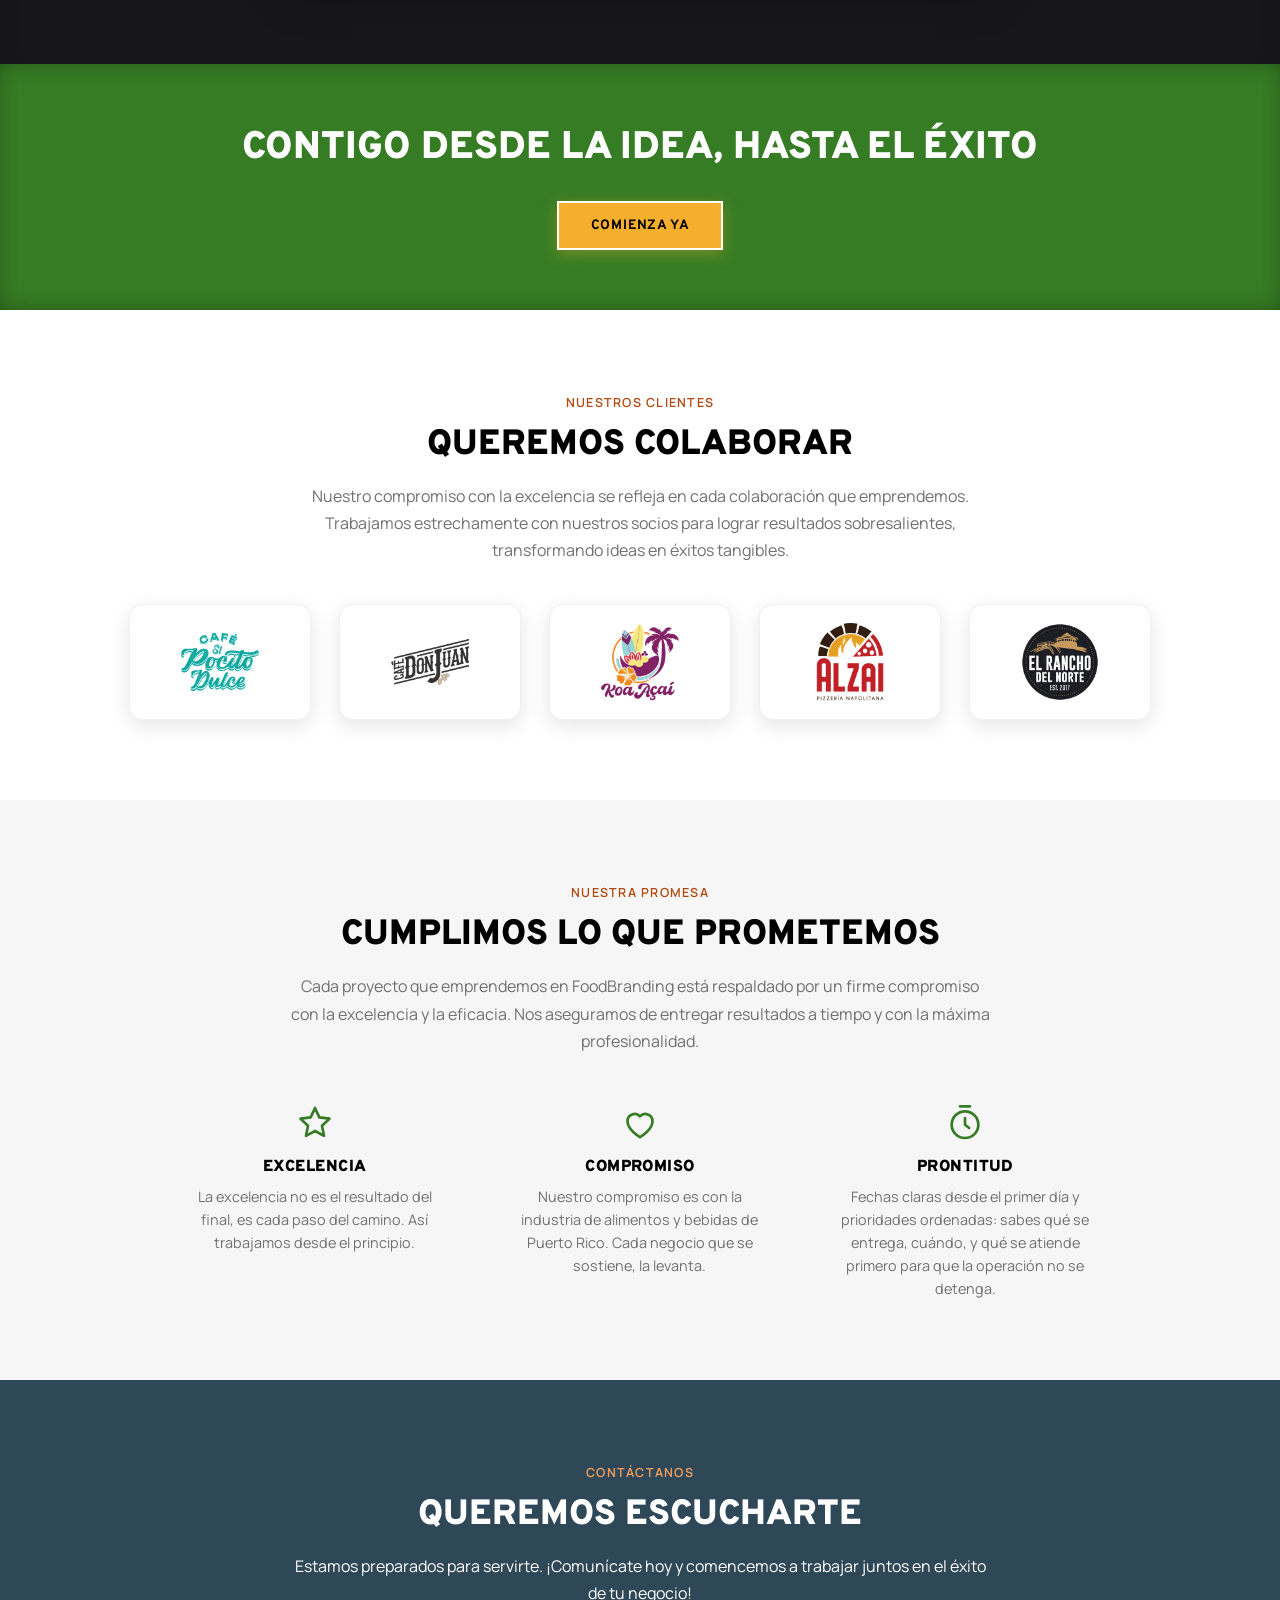
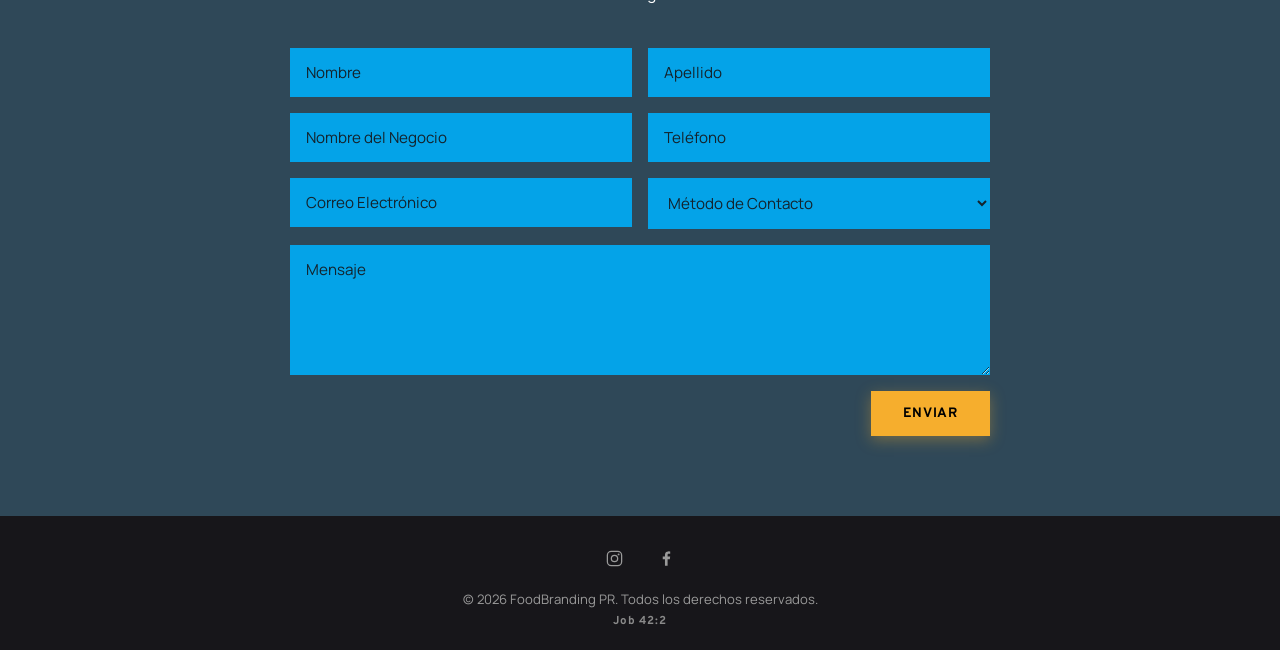
<file: contactanos/index.html>
<!DOCTYPE html>
<html lang="es">
<head>
  <meta charset="UTF-8">
  <!-- Redireccion de una URL del sitio anterior (WordPress). GitHub Pages no permite
       redirecciones 301 del lado del servidor, asi que se hace con meta refresh + canonical:
       Google la trata como una redireccion permanente y el visitante no ve nada raro.
       Si algun dia el sitio se muda a un hosting con .htaccess o nginx, cambiar esto por
       un 301 de verdad y borrar esta carpeta. -->
  <meta http-equiv="refresh" content="0; url=/#contacto">
  <link rel="canonical" href="https://www.foodbrandingpr.com/#contacto">
  <meta name="robots" content="noindex">
  <title>Redirigiendo | FoodBranding PR</title>
  <script>window.location.replace('/#contacto');</script>
  <style>
    body{font-family:system-ui,sans-serif;background:#17161a;color:#e8eaf0;
         display:flex;min-height:100vh;align-items:center;justify-content:center;
         text-align:center;padding:24px;margin:0;line-height:1.6}
    a{color:#5CB33F}
  </style>
</head>
<body>
  <p>Esta página se movió.<br>
  Te estamos llevando a el formulario de contacto.<br>
  <a href="/#contacto">Si no pasa nada, entra aquí.</a></p>
</body>
</html>
</file>
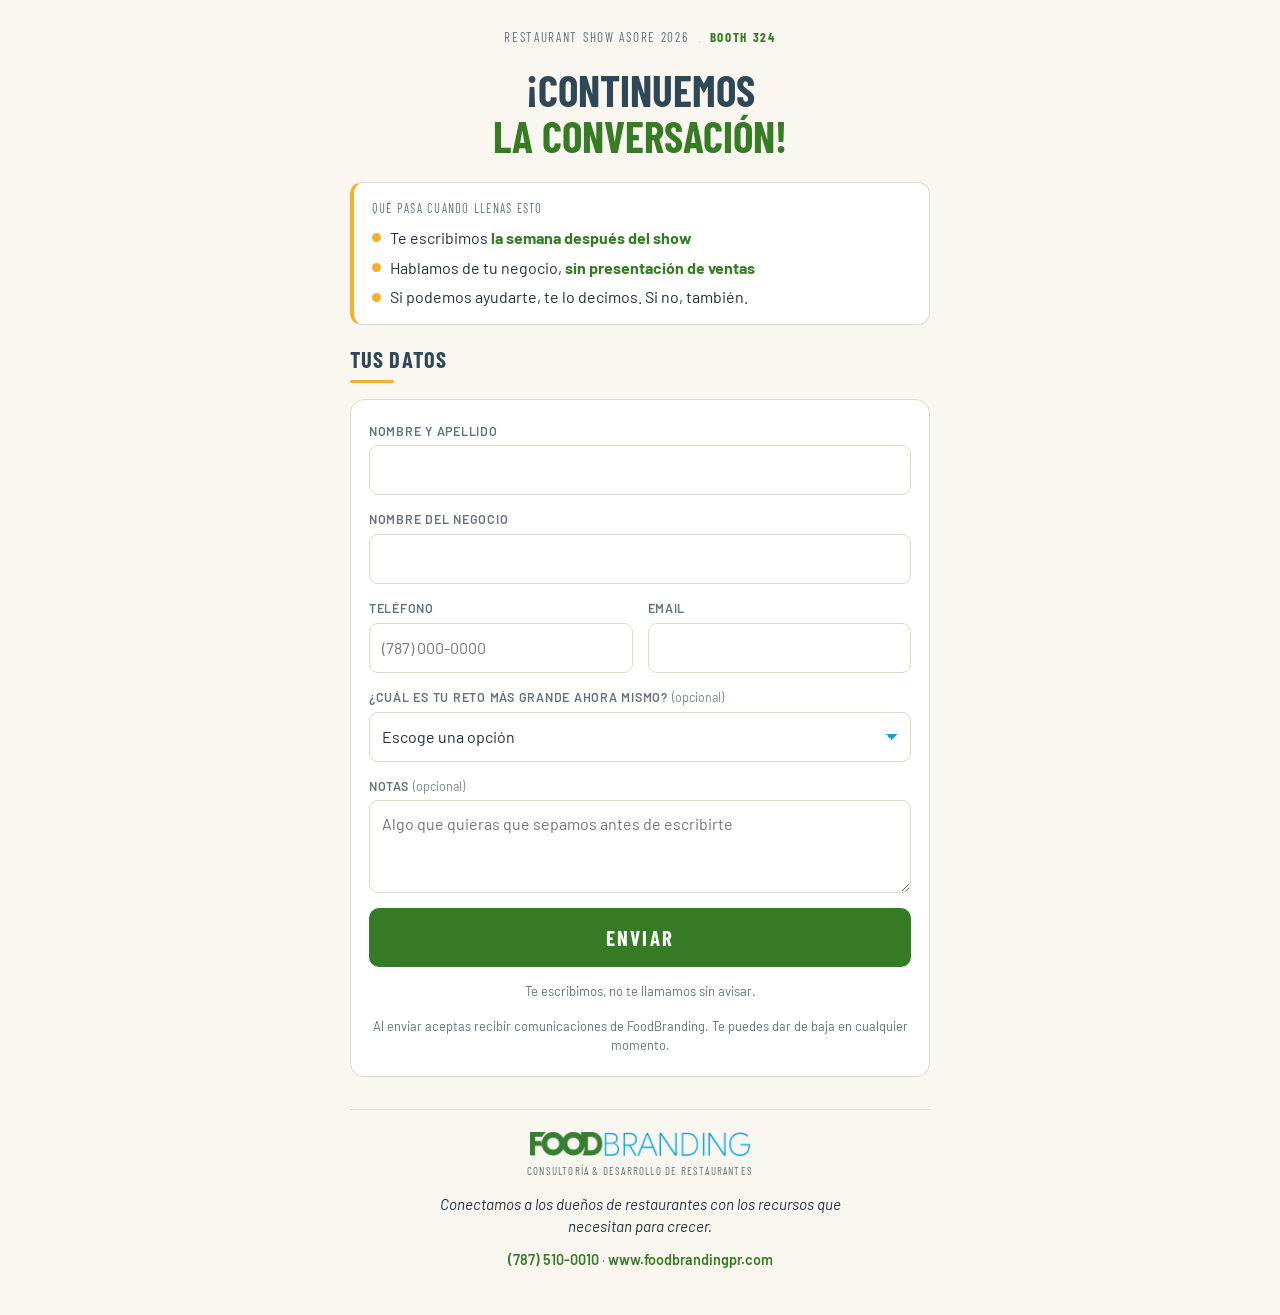
<file: conversemos/index.html>
<!doctype html>
<html lang="es">
<head>
<meta charset="utf-8">
<meta name="viewport" content="width=device-width,initial-scale=1,viewport-fit=cover">
<meta name="robots" content="noindex,nofollow">
<title>Continuemos la Conversación | FoodBranding</title>
<meta name="description" content="Dejanos tus datos y te escribimos despues del Restaurant Show de ASORE 2026 para conversar de tu negocio. Booth 324.">
<link rel="stylesheet" href="https://fonts.googleapis.com/css2?family=Barlow:wght@400;500;600;700&family=Barlow+Condensed:wght@600;700&display=swap">
<style>html{color-scheme:light}body{margin:0;font:16px/1.5 system-ui,sans-serif}img{max-width:100%}[hidden]{display:none!important}</style>
</head>
<body>
<style>
/* Layout: una columna sobre crema; el cafe es el gancho, la forma lo cobra. Paleta FoodBranding. */
:root{
  --verde:#367C24;
  --azul:#04A3E8;
  --pizarra:#2F4858;
  --dorado:#F6AE2D;
  --naranja:#F26419;
  --bg:#FAF7F0;
  --surface:#FFFFFF;
  --fg:#23303A;
  --muted:#63727E;
  --line:#DFD9CC;
  --field:#FFFFFF;
  --display:'Barlow Condensed','Arial Narrow',Helvetica,sans-serif;
  --body:'Barlow',-apple-system,BlinkMacSystemFont,'Segoe UI',Helvetica,sans-serif;
  color-scheme:light;
}
*{box-sizing:border-box}
body{background:var(--bg);color:var(--fg);font-family:var(--body);line-height:1.5;margin:0;padding:0 16px}
.wrap{max-width:580px;margin:0 auto;padding-block:28px 44px}

.eyebrow{display:flex;flex-wrap:wrap;justify-content:center;gap:5px 9px;margin:0 0 16px}
.eyebrow span{font-family:var(--display);text-transform:uppercase;letter-spacing:.13em;font-size:.82rem;color:var(--muted)}
.eyebrow b{font-family:var(--display);text-transform:uppercase;letter-spacing:.13em;font-size:.82rem;color:var(--verde);font-weight:700}
.eyebrow i{font-style:normal;color:var(--line)}

h1{font-family:var(--display);text-transform:uppercase;font-weight:700;font-size:clamp(1.9rem,7.8vw,2.7rem);line-height:1.06;text-align:center;margin:0 0 22px;color:var(--pizarra);text-wrap:balance}
h1 em{font-style:normal;color:var(--verde);display:block}
.lede{text-align:center;color:var(--muted);font-size:1.02rem;margin:0 auto 20px;max-width:31rem}
.premio{background:var(--surface);border:1px solid var(--line);border-left:4px solid var(--dorado);border-radius:12px;padding:16px 18px;margin:0 0 18px;text-align:left}
.premio-lbl{font-family:var(--display);text-transform:uppercase;letter-spacing:.1em;font-size:.78rem;color:var(--muted);margin:0 0 10px}
.premio-list{list-style:none;margin:0;padding:0;display:flex;flex-direction:column;gap:8px}
.premio-list li{display:flex;gap:9px;font-size:1rem;line-height:1.35;color:var(--fg)}
.premio-list li span{flex:1;min-width:0}
.premio-list li:before{content:"";flex:none;width:9px;height:9px;border-radius:50%;background:var(--dorado);margin-top:.38em}
.premio-list b{color:var(--verde)}
.premio-fecha{font-size:.9rem;color:var(--muted);margin:12px 0 0;padding-top:11px;border-top:1px solid var(--line)}
.premio-fecha b{color:var(--fg)}
.cafe{text-align:center;font-size:.93rem;color:var(--muted);margin:0 0 18px;font-style:italic}
.terminos{margin-top:28px;border-top:1px solid var(--line);padding-top:16px}
.terminos summary{font-family:var(--display);text-transform:uppercase;letter-spacing:.06em;font-size:.95rem;color:var(--pizarra);cursor:pointer;font-weight:600}
.terminos ol{margin:12px 0 0;padding-left:18px;font-size:.84rem;color:var(--muted);line-height:1.5}
.terminos li{margin-bottom:8px}
.terminos b{color:var(--fg)}
.lema{text-align:center;font-family:var(--display);text-transform:uppercase;letter-spacing:.11em;font-size:.95rem;font-weight:600;color:var(--azul);margin:0 0 26px}

.menu{display:flex;flex-wrap:wrap;justify-content:center;gap:8px;margin:0 0 26px;padding:0;list-style:none}
.menu li{font-family:var(--display);text-transform:uppercase;letter-spacing:.07em;font-size:.92rem;color:var(--pizarra);background:var(--surface);border:1px solid var(--line);border-radius:999px;padding:6px 15px}
.menu li svg{vertical-align:-2px;margin-right:5px}

h2{font-family:var(--display);text-transform:uppercase;letter-spacing:.05em;font-size:1.4rem;color:var(--pizarra);margin:0 0 3px}
.rule{width:44px;height:3px;background:var(--dorado);border-radius:2px;margin-bottom:16px}

form{background:var(--surface);border:1px solid var(--line);border-radius:14px;padding:22px 18px;display:flex;flex-direction:column;gap:15px}
.f{display:flex;flex-direction:column;gap:5px}
.f label{font-size:.78rem;font-weight:600;letter-spacing:.06em;text-transform:uppercase;color:var(--muted)}
.f input,.f select,.f textarea{font:inherit;font-size:1rem;color:var(--fg);background:var(--field);border:1px solid var(--line);border-radius:9px;padding:12px;width:100%;min-width:0}
.f input:focus,.f select:focus,.f textarea:focus{outline:2px solid var(--azul);outline-offset:1px;border-color:var(--azul)}
.f input.bad{border-color:var(--naranja)}
.f select{appearance:none;-webkit-appearance:none;background-image:linear-gradient(45deg,transparent 50%,var(--azul) 50%),linear-gradient(135deg,var(--azul) 50%,transparent 50%);background-position:calc(100% - 18px) 21px,calc(100% - 12px) 21px;background-size:6px 6px,6px 6px;background-repeat:no-repeat;padding-right:36px;cursor:pointer}
.f textarea{resize:vertical;min-height:4.6rem;font-family:inherit;line-height:1.4}
.row2{display:grid;grid-template-columns:1fr 1fr;gap:15px}
.opt{display:flex;align-items:flex-start;gap:10px;font-size:.9rem;color:var(--fg);background:#F4F8F2;border:1px solid #D7E6D1;border-radius:10px;padding:12px 13px;cursor:pointer}
.opt input{accent-color:var(--verde);margin:3px 0 0;flex:none;width:18px;height:18px}

button.cta{font-family:var(--display);text-transform:uppercase;letter-spacing:.1em;font-size:1.3rem;font-weight:700;background:var(--verde);color:#fff;border:0;border-radius:10px;padding:17px;cursor:pointer;width:100%}
button.cta:hover{filter:brightness(1.08)}
button.cta:disabled{opacity:.6;cursor:default}
button.cta:focus-visible{outline:2px solid var(--pizarra);outline-offset:2px}
.f label i{font-weight:400;text-transform:none;letter-spacing:normal;color:var(--muted);font-style:normal;opacity:.85}
.error{font-size:.88rem;color:var(--naranja);text-align:center;margin:0;font-weight:600}
.fine{font-size:.82rem;color:var(--muted);text-align:center;margin:0}
.aviso{font-size:.8rem;line-height:1.45;color:var(--muted);text-align:center;margin:0}

.done{display:none;flex-direction:column;gap:14px;background:var(--surface);border:1px solid var(--verde);border-radius:14px;padding:22px 18px}
.done h3{font-family:var(--display);text-transform:uppercase;font-size:1.7rem;color:var(--verde);margin:0}
.done p{margin:0;font-size:.96rem}
pre{background:var(--bg);border:1px solid var(--line);border-radius:9px;padding:12px;font-size:.82rem;white-space:pre-wrap;word-break:break-word;margin:0;overflow-x:auto;color:var(--fg)}
.ghost{background:transparent;color:var(--pizarra);border:1px solid var(--line);border-radius:9px;padding:11px;font:inherit;font-size:.95rem;cursor:pointer}
.wa{display:block;text-align:center;background:#25D366;color:#07301A;font-family:var(--display);text-transform:uppercase;letter-spacing:.09em;font-weight:700;font-size:1.1rem;padding:14px;border-radius:10px;text-decoration:none}

footer{margin-top:32px;padding-top:22px;border-top:1px solid var(--line);text-align:center}
.fb-logo{display:block;width:100%;max-width:220px;height:auto;margin:0 auto 7px}
.fb-tag{font-family:var(--display);text-transform:uppercase;letter-spacing:.11em;font-size:.68rem;color:var(--muted);margin:0 0 14px}
.fb-msg{font-style:italic;font-size:.95rem;color:var(--fg);margin:0 auto 12px;max-width:27rem;line-height:1.45}
.fb-contact{font-size:.9rem;color:var(--muted);margin:0}
.fb-contact a{color:var(--verde);font-weight:600;text-decoration:none}
@media (max-width:420px){.row2{grid-template-columns:1fr}}
</style>

<div class="wrap">
  <p class="eyebrow"><span>Restaurant Show ASORE 2026</span><i>·</i><b>Booth 324</b></p>
  <h1>¡Continuemos <em>la conversación!</em></h1>

  <div class="premio">
    <p class="premio-lbl">Qué pasa cuando llenas esto</p>
    <ul class="premio-list">
      <li><span>Te escribimos <b>la semana después del show</b></span></li>
      <li><span>Hablamos de tu negocio, <b>sin presentación de ventas</b></span></li>
      <li><span>Si podemos ayudarte, te lo decimos. Si no, también.</span></li>
    </ul>
  </div>



  <h2>Tus datos</h2><div class="rule"></div>

  <form id="f" novalidate>
    <div class="f"><label for="nombre">Nombre y apellido</label><input id="nombre" autocomplete="name"></div>
    <div class="f"><label for="negocio">Nombre del negocio</label><input id="negocio" autocomplete="organization"></div>
    <div class="row2">
      <div class="f"><label for="telefono">Teléfono</label><input id="telefono" type="tel" inputmode="tel" autocomplete="tel"></div>
      <div class="f"><label for="email">Email</label><input id="email" type="email" inputmode="email" autocomplete="email"></div>
    </div>

    <div class="f">
      <label for="reto">¿Cuál es tu reto más grande ahora mismo? <i>(opcional)</i></label>
      <select id="reto">
        <option value="">Escoge una opción</option>
        <option value="Costos y margen">Costos y margen (costeo, precios, desperdicio)</option>
        <option value="Menu">Menú (desarrollo, rediseño, ingeniería)</option>
        <option value="Operacion y procesos">Operación y procesos (estandarización, recetas)</option>
        <option value="Personal">Personal (reclutamiento, entrenamiento, retención)</option>
        <option value="Marca y concepto">Marca y concepto</option>
        <option value="Abrir un negocio nuevo">Abrir un negocio nuevo</option>
        <option value="Otro">Otro</option>
      </select>
    </div>

    <div class="f">
      <label for="notas">Notas <i>(opcional)</i></label>
      <textarea id="notas" rows="3" placeholder="Algo que quieras que sepamos antes de escribirte"></textarea>
    </div>

    <input type="checkbox" id="botcheck" style="display:none" tabindex="-1" autocomplete="off">
    <button type="submit" class="cta" id="btn">Enviar</button>
    <p class="error" id="error" hidden></p>
    <p class="fine">Te escribimos, no te llamamos sin avisar.</p>
    <p class="aviso">Al enviar aceptas recibir comunicaciones de FoodBranding. Te puedes dar de baja en cualquier momento.</p>
  </form>

  <div class="done" id="done">
    <h3 id="doneTitle">¡Gracias!</h3>
    <p id="doneMsg">Recibimos tus datos. Te escribimos la semana después del show para coordinar una conversación.</p>
    <a class="wa" id="wa" href="#" target="_blank" rel="noopener" hidden>Enviar por WhatsApp</a>
    <pre id="res" hidden></pre>
    <button type="button" class="ghost" id="copy" hidden>Copiar mis datos</button>
    <button type="button" class="ghost" id="back">Enviar otro</button>
  </div>



  <footer>
    <img class="fb-logo" src="[data-uri]" alt="FoodBranding">
    <p class="fb-tag">Consultoría &amp; Desarrollo de Restaurantes</p>
    <p class="fb-msg">Conectamos a los dueños de restaurantes con los recursos que necesitan para crecer.</p>
    <p class="fb-contact"><a href="https://wa.me/17875100010" target="_blank" rel="noopener">(787) 510-0010</a> &middot; <a href="https://www.foodbrandingpr.com" target="_blank" rel="noopener">www.foodbrandingpr.com</a></p>
  </footer>
</div>

<script>
/* ------------------------------------------------------------------
   CONFIGURACION. Llave de Web3Forms (web3forms.com) para esta forma.
   Usa una llave NUEVA, no la del website, para que los leads del show
   no se mezclen con los contactos de foodbrandingpr.com.
------------------------------------------------------------------- */
var FB_SHOW = {
  WEB3FORMS_KEY: "37f3c1a6-9055-496e-bfa0-32e22b7a4965",        // llave del correo que recibe los leads del booth
  WHATSAPP: "17875100010"
};

(function(){
  var $=function(id){return document.getElementById(id);};
  var v=function(id){return ($(id).value||'').trim();};

  function datos(){
    return {
      nombre: v('nombre'), negocio: v('negocio'),
      telefono: v('telefono'), email: v('email'),
      reto: v('reto') || '-',
      notas: v('notas') || '-'
    };
  }

  function texto(d){
    return ['CONVERSEMOS - ASORE 2026','Nombre: '+d.nombre,'Negocio: '+d.negocio,
      'Telefono: '+d.telefono,'Email: '+d.email,'Reto principal: '+d.reto,
      'Notas: '+d.notas,
      'Consentimiento: aviso al enviar (FoodBranding)'].join('\n');
  }

  function enviar(d){
    if(!FB_SHOW.WEB3FORMS_KEY) return Promise.resolve(false);
    return fetch('https://api.web3forms.com/submit',{
      method:'POST',
      headers:{'Content-Type':'application/json','Accept':'application/json'},
      body:JSON.stringify({
        access_key: FB_SHOW.WEB3FORMS_KEY,
        subject: 'Conversemos ASORE 2026 - '+d.negocio,
        from_name: 'Booth 324 ASORE 2026',
        botcheck: $('botcheck').checked,
        Nombre: d.nombre, Negocio: d.negocio, Telefono: d.telefono,
        email: d.email, 'Reto principal': d.reto,
        'Notas': d.notas,
        'Consentimiento': 'Aviso al enviar (FoodBranding)'
      })
    }).then(function(r){return r.json();}).then(function(j){return !!j.success;})
      .catch(function(){return false;});
  }


  // ---- telefono: la persona escribe solo numeros, la mascara pone el formato ----
  var tel=$('telefono');
  if(tel){
    tel.setAttribute('placeholder','(787) 000-0000');
    tel.setAttribute('maxlength','14');
    tel.setAttribute('inputmode','numeric');
    var formato=function(valor){
      var d=valor.replace(/\D/g,'').slice(0,10);
      if(!d.length) return '';
      if(d.length<4) return '('+d;
      if(d.length<7) return '('+d.slice(0,3)+') '+d.slice(3);
      return '('+d.slice(0,3)+') '+d.slice(3,6)+'-'+d.slice(6);
    };
    tel.addEventListener('input',function(){ this.value=formato(this.value); });
    tel.addEventListener('blur',function(){ this.value=formato(this.value); });
  }

  $('f').addEventListener('submit',function(e){
    e.preventDefault();
    var NOMBRES={nombre:'tu nombre',negocio:'el nombre del negocio',telefono:'el teléfono',email:'el email'}, falta=null;
    ['nombre','negocio','telefono','email'].forEach(function(id){ if(!v(id)&&!falta) falta=id; });
    ['nombre','negocio','telefono','email'].forEach(function(id){ $(id).classList.remove('bad'); });
    if(falta){
      $(falta).classList.add('bad');
      $('error').textContent='Falta '+NOMBRES[falta]+'.'; $('error').hidden=false;
      $(falta).focus(); $(falta).scrollIntoView({behavior:'smooth',block:'center'});
      return;
    }
    if(v('telefono').replace(/\D/g,'').length!==10){
      $('telefono').classList.add('bad');
      $('error').textContent='El teléfono debe tener 10 dígitos.'; $('error').hidden=false;
      $('telefono').focus(); $('telefono').scrollIntoView({behavior:'smooth',block:'center'});
      return;
    }
    $('error').hidden=true;

    var d=datos(), b=$('btn');
    b.disabled=true; b.textContent='Enviando...';

    enviar(d).then(function(ok){
      b.disabled=false; b.textContent='Enviar';
      var t=texto(d);
      $('res').textContent=t;
      $('wa').href='https://wa.me/'+FB_SHOW.WHATSAPP+'?text='+encodeURIComponent(t);
      if(ok){
        $('doneTitle').textContent='¡Gracias!';
        $('doneMsg').textContent='Recibimos tus datos. Te escribimos la semana después del show para coordinar una conversación.';
        $('wa').hidden=true; $('res').hidden=true; $('copy').hidden=true;
      }else{
        $('doneTitle').textContent='Un paso más';
        $('doneMsg').textContent='No pudimos enviar tus datos automáticamente. Mándalos por WhatsApp y los recibimos igual.';
        $('wa').hidden=false; $('res').hidden=false; $('copy').hidden=false;
      }
      $('f').hidden=true; $('done').style.display='flex';
      $('done').scrollIntoView({behavior:'smooth',block:'start'});
    });
  });

  $('copy').addEventListener('click',function(){
    var b=this;
    function sel(){ var r=document.createRange(); r.selectNodeContents($('res'));
      var s=window.getSelection(); s.removeAllRanges(); s.addRange(r); b.textContent='Selecciona y copia'; }
    try{ navigator.clipboard.writeText($('res').textContent).then(function(){
      b.textContent='Copiado'; setTimeout(function(){b.textContent='Copiar mis datos';},1700);
    }).catch(sel); }catch(err){ sel(); }
  });

  $('back').addEventListener('click',function(){
    $('f').reset(); $('done').style.display='none'; $('f').hidden=false;
    window.scrollTo({top:0,behavior:'smooth'});
  });
})();
</script>
</body>
</html>
</file>
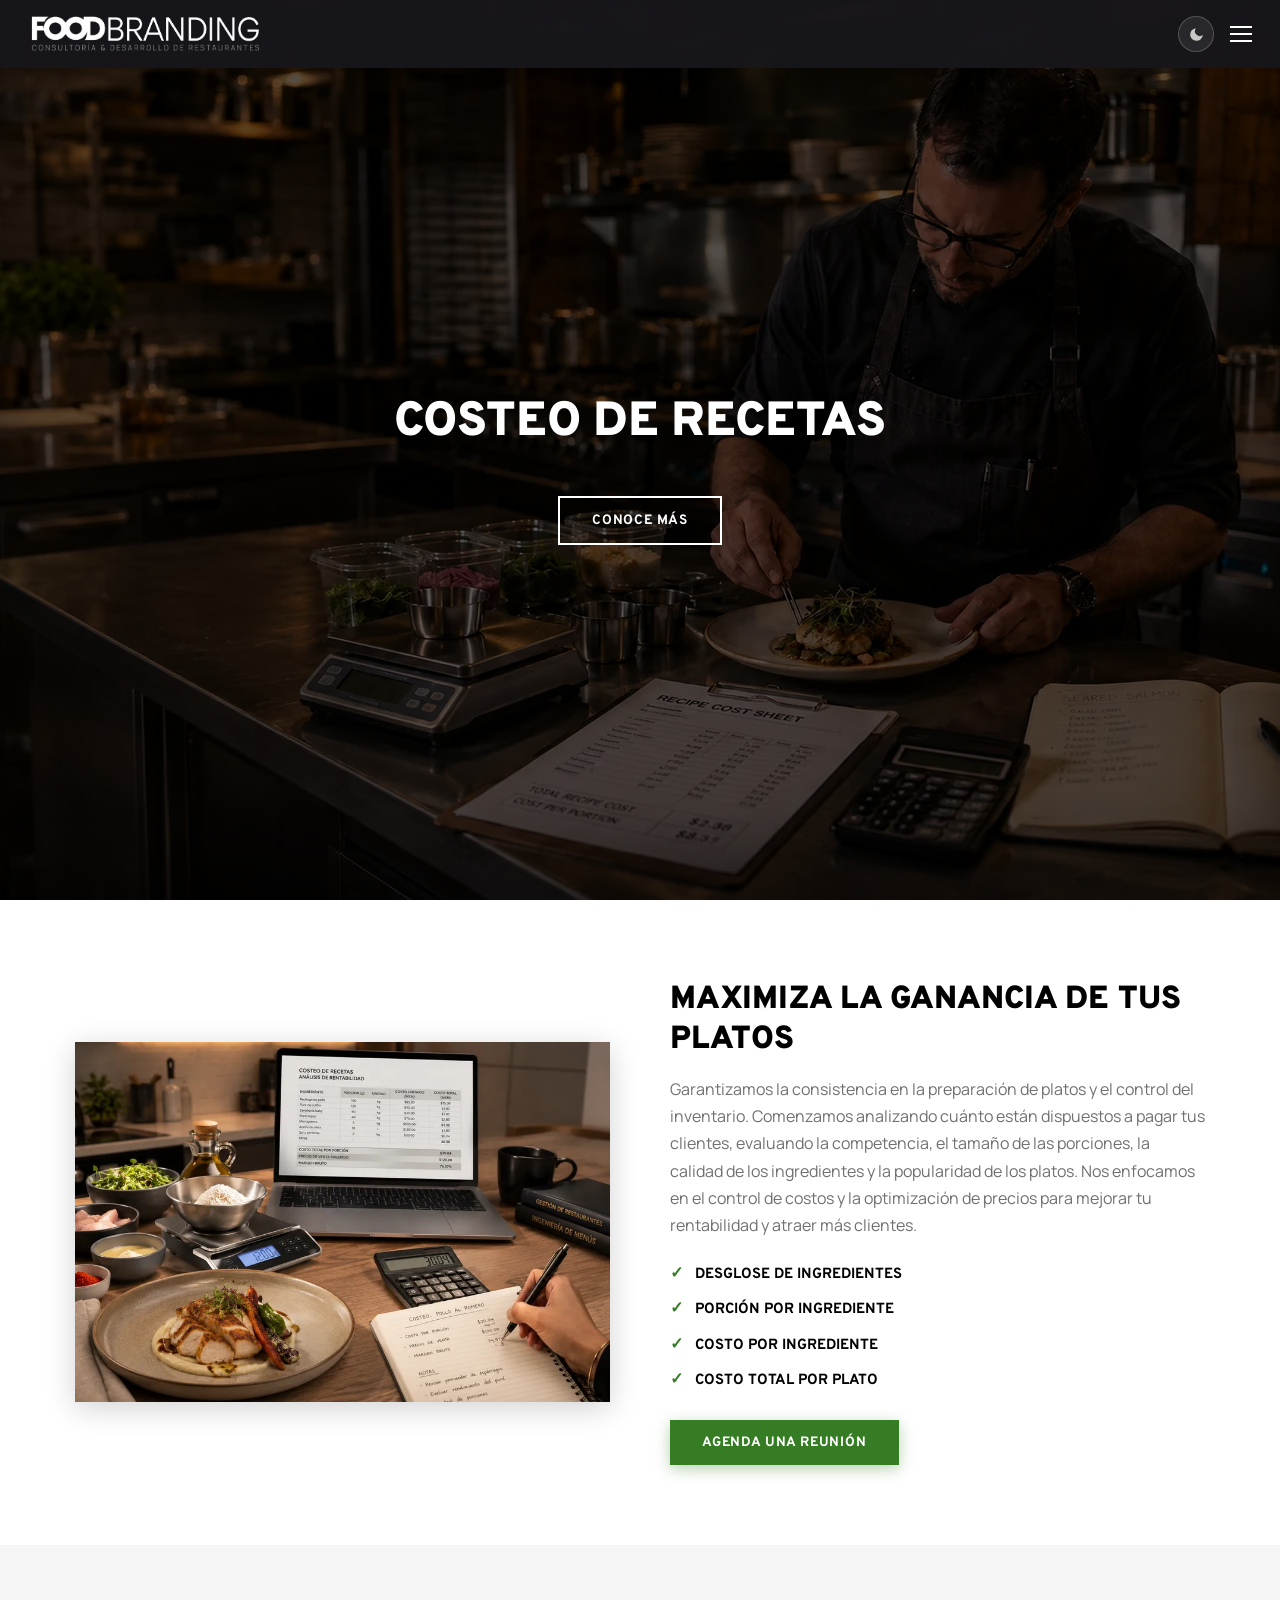
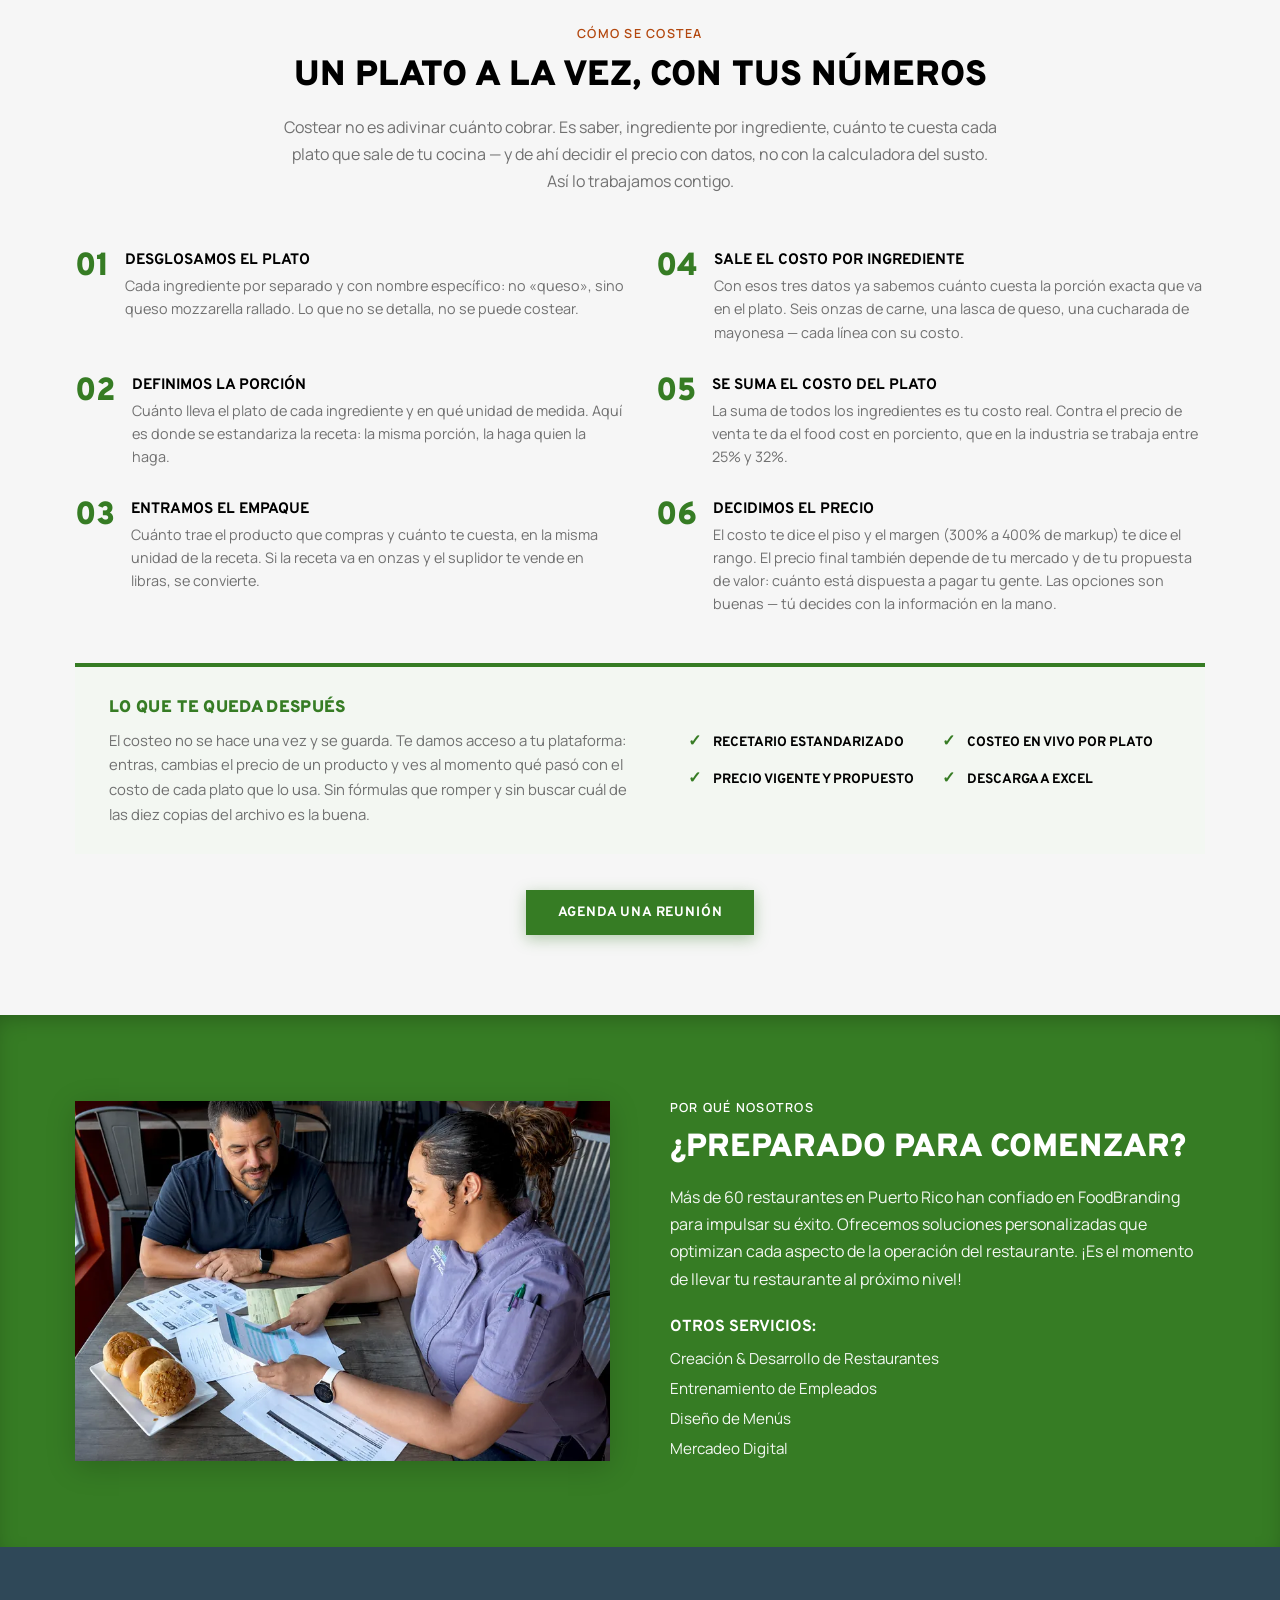
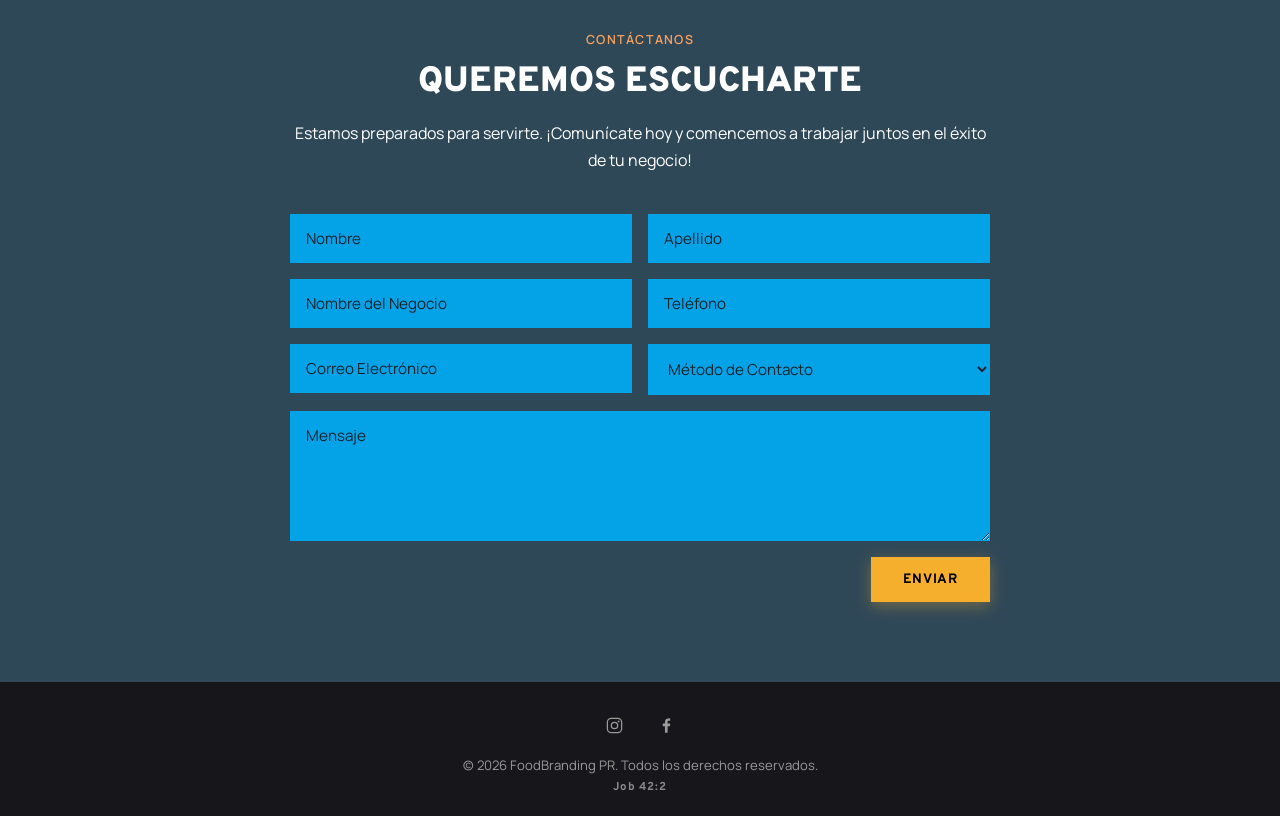
<file: costeo-de-recetas/index.html>
<!DOCTYPE html>
<html lang="es">
<head>
  <meta charset="UTF-8">
  <meta name="viewport" content="width=device-width, initial-scale=1.0">
  <meta name="description" content="Costeo de recetas para restaurantes en PR: costo real por plato, porción estandarizada y precio sugerido, en tu propia plataforma.">
  <link rel="canonical" href="https://www.foodbrandingpr.com/costeo-de-recetas/">
  <meta property="og:type" content="website">
  <meta property="og:site_name" content="FoodBranding PR">
  <meta property="og:locale" content="es_PR">
  <meta property="og:url" content="https://www.foodbrandingpr.com/costeo-de-recetas/">
  <meta property="og:title" content="Costeo de Recetas | FoodBranding PR">
  <meta property="og:description" content="Costeo de recetas para restaurantes en PR: costo real por plato, porción estandarizada y precio sugerido, en tu propia plataforma.">
  <meta property="og:image" content="https://www.foodbrandingpr.com/images/og-foodbranding.jpg">
  <meta property="og:image:width" content="1200">
  <meta property="og:image:height" content="630">
  <meta name="twitter:card" content="summary_large_image">
  <meta name="twitter:title" content="Costeo de Recetas | FoodBranding PR">
  <meta name="twitter:description" content="Costeo de recetas para restaurantes en PR: costo real por plato, porción estandarizada y precio sugerido, en tu propia plataforma.">
  <meta name="twitter:image" content="https://www.foodbrandingpr.com/images/og-foodbranding.jpg">
  <link rel="icon" href="../favicon.ico" sizes="any">
  <link rel="apple-touch-icon" href="../images/apple-touch-icon.png">
  <title>Costeo de Recetas | FoodBranding | Desde la idea hasta el éxito</title>
  <link rel="stylesheet" href="../shared.css">
  <script>(function(){var s=localStorage.getItem('fb-theme');var d=window.matchMedia('(prefers-color-scheme: dark)').matches;document.documentElement.setAttribute('data-theme',s||(d?'dark':'light'));})();</script>
</head>
<body>
<div id="fb-progress-bar"></div>

<!-- SIDE MENU OVERLAY -->
<div class="side-overlay" id="sideOverlay" onclick="closeMenu()"></div>

<!-- SIDE PANEL -->
<div class="side-panel" id="sidePanel">
  <div class="side-top">
    <span>&#9990; (787) 510-0010</span>
    <span>&#9993; info@foodbrandingpr.com</span>
  </div>
  <button class="side-close" onclick="closeMenu()" aria-label="Cerrar">&#10005;</button>
  <nav class="side-nav">
    <a href="../index.html">Home</a>
    <a href="../creacion-de-conceptos/index.html">Creación &amp; Desarrollo de Restaurantes</a>
    <a href="../costeo-de-recetas/index.html">Costeo de Recetas</a>
    <a href="../entrenamiento-de-empleados/index.html">Entrenamiento de Empleados</a>
    <a href="../diseno-de-menus/index.html">Diseño de Menús</a>
    <a href="../mercadeo-digital/index.html">Mercadeo Digital</a>
  </nav>
</div>

<!-- NAV -->
<nav id="mainNav">
  <a class="nav-logo" href="../index.html"><img src="../images/fb_logo.webp" height="44" alt="FoodBranding"></a>
  <div class="nav-actions">
    <button class="fb-theme-toggle" id="fbThemeToggle" aria-label="Cambiar tema">
      <svg class="icon-sun" viewBox="0 0 24 24"><path d="M12 1v2M12 21v2M4.22 4.22l1.42 1.42M18.36 18.36l1.42 1.42M1 12h2M21 12h2M4.22 19.78l1.42-1.42M18.36 5.64l1.42-1.42" stroke="rgba(255,255,255,0.85)" stroke-width="2" stroke-linecap="round" fill="none"/><circle cx="12" cy="12" r="5" fill="rgba(255,255,255,0.85)"/></svg>
      <svg class="icon-moon" viewBox="0 0 24 24"><path d="M21 12.79A9 9 0 1 1 11.21 3 7 7 0 0 0 21 12.79z" fill="rgba(255,255,255,0.75)"/></svg>
    </button>
    <button class="hamburger" id="hamburgerBtn" aria-label="Menú" onclick="openMenu()">
      <span></span><span></span><span></span>
    </button>
  </div>
</nav>

<!-- HERO -->
<section class="hero" style="background-image:url('../images/hero-costeo-recetas.webp');">
  <div class="hero-content">
    <h1 class="hero-title">COSTEO DE RECETAS</h1>
    <a href="#main" class="btn btn-outline-blanco hero-btn">CONOCE MÁS</a>
  </div>
</section>

<!-- SECCIÓN PRINCIPAL -->
<section id="main" class="sub-main fade-in">
  <div class="inner">
    <div class="sub-two-col">
      <div class="sub-placeholder fade-left" style="background-image:url('../images/img-costeo-recetas.webp'); background-size:cover; background-position:center;"></div>
      <div class="sub-right fade-right">
        <h2>Maximiza la ganancia de tus platos</h2>
        <p>Garantizamos la consistencia en la preparación de platos y el control del inventario. Comenzamos analizando cuánto están dispuestos a pagar tus clientes, evaluando la competencia, el tamaño de las porciones, la calidad de los ingredientes y la popularidad de los platos. Nos enfocamos en el control de costos y la optimización de precios para mejorar tu rentabilidad y atraer más clientes.</p>
        <ul class="check-list">
          <li><span class="ci">&#10003;</span> Desglose de Ingredientes</li>
          <li><span class="ci">&#10003;</span> Porción por Ingrediente</li>
          <li><span class="ci">&#10003;</span> Costo por Ingrediente</li>
          <li><span class="ci">&#10003;</span> Costo Total por Plato</li>
        </ul>
        <a href="#contacto" class="btn btn-verde">AGENDA UNA REUNIÓN</a>
      </div>
    </div>
  </div>
</section>

<!-- SECCIÓN DEL MEDIO — CÓMO SE COSTEA
     Aprobado por Deliani el 10 ago 2026. Enfoque: el proceso paso a paso, que es su forma
     natural de explicar (ver Guia-de-Tono-de-Voz: "explicas paso a paso, con un ejemplo vivo
     y números reales"). Los rangos 25–32% y 300–400% salen de las instrucciones de su propia
     hoja de costeo. El ejemplo de la hamburguesa es el ejemplo genérico de esa hoja, no data
     de ningún cliente.
     La plataforma de costeo se menciona en el bloque «Lo que te queda después», más abajo.
     Cuando esté madura merece su propia sección o su propia página aquí. -->
<section class="tipos fade-in">
  <div class="inner">
    <span class="tag">CÓMO SE COSTEA</span>
    <h2>Un plato a la vez, con tus números</h2>
    <p class="tipos-intro">Costear no es adivinar cuánto cobrar. Es saber, ingrediente por ingrediente,
    cuánto te cuesta cada plato que sale de tu cocina — y de ahí decidir el precio con datos, no con
    la calculadora del susto. Así lo trabajamos contigo.</p>

    <div class="pasos-grid">
      <div class="paso">
        <div class="paso-num">01</div>
        <div class="paso-text">
          <h4>Desglosamos el plato</h4>
          <p>Cada ingrediente por separado y con nombre específico: no «queso», sino queso mozzarella
          rallado. Lo que no se detalla, no se puede costear.</p>
        </div>
      </div>
      <div class="paso">
        <div class="paso-num">02</div>
        <div class="paso-text">
          <h4>Definimos la porción</h4>
          <p>Cuánto lleva el plato de cada ingrediente y en qué unidad de medida. Aquí es donde se
          estandariza la receta: la misma porción, la haga quien la haga.</p>
        </div>
      </div>
      <div class="paso">
        <div class="paso-num">03</div>
        <div class="paso-text">
          <h4>Entramos el empaque</h4>
          <p>Cuánto trae el producto que compras y cuánto te cuesta, en la misma unidad de la receta.
          Si la receta va en onzas y el suplidor te vende en libras, se convierte.</p>
        </div>
      </div>
      <div class="paso">
        <div class="paso-num">04</div>
        <div class="paso-text">
          <h4>Sale el costo por ingrediente</h4>
          <p>Con esos tres datos ya sabemos cuánto cuesta la porción exacta que va en el plato. Seis
          onzas de carne, una lasca de queso, una cucharada de mayonesa — cada línea con su costo.</p>
        </div>
      </div>
      <div class="paso">
        <div class="paso-num">05</div>
        <div class="paso-text">
          <h4>Se suma el costo del plato</h4>
          <p>La suma de todos los ingredientes es tu costo real. Contra el precio de venta te da el
          food cost en porciento, que en la industria se trabaja entre 25% y 32%.</p>
        </div>
      </div>
      <div class="paso">
        <div class="paso-num">06</div>
        <div class="paso-text">
          <h4>Decidimos el precio</h4>
          <p>El costo te dice el piso y el margen (300% a 400% de markup) te dice el rango. El precio
          final también depende de tu mercado y de tu propuesta de valor: cuánto está dispuesta a pagar
          tu gente. Las opciones son buenas — tú decides con la información en la mano.</p>
        </div>
      </div>
    </div>

    <!-- Actualizado el 10 ago 2026: este bloque describe la plataforma de costeo, no el Excel.
         Deliani confirmó que los clientes que firmen desde ahora reciben acceso a la plataforma.
         «Descarga a Excel» se queda en la lista a propósito: sigue sin decidirse si el Excel se
         entrega igual, y así el cliente que lo espera no siente que se lo quitaron.
         El alcance real de Fase 1 vive en el proyecto de Claude.ai — si cambia, cambiar esto. -->
    <div class="acompanamiento acompanamiento--ancho fade-in">
      <div>
        <h4>Lo que te queda después</h4>
        <p>El costeo no se hace una vez y se guarda. Te damos acceso a tu plataforma: entras, cambias el
        precio de un producto y ves al momento qué pasó con el costo de cada plato que lo usa. Sin fórmulas
        que romper y sin buscar cuál de las diez copias del archivo es la buena.</p>
      </div>
      <ul class="check-list">
        <li><span class="ci">&#10003;</span> Recetario Estandarizado</li>
        <li><span class="ci">&#10003;</span> Costeo en Vivo por Plato</li>
        <li><span class="ci">&#10003;</span> Precio Vigente y Propuesto</li>
        <li><span class="ci">&#10003;</span> Descarga a Excel</li>
      </ul>
    </div>

    <div class="sub-cta-ancho fade-in">
      <a href="#contacto" class="btn btn-verde">AGENDA UNA REUNIÓN</a>
    </div>
  </div>
</section>

<!-- POR QUÉ NOSOTROS -->
<section class="por-que fade-in">
  <div class="inner">
    <div class="sub-two-col">
      <div class="sub-placeholder fade-left" style="background-image:url('../images/por-que-nosotros.webp'); background-size:cover; background-position:center;"></div>
      <div class="sub-right fade-right">
        <span class="tag">POR QUÉ NOSOTROS</span>
        <h2>¿PREPARADO PARA COMENZAR?</h2>
        <p>Más de 60 restaurantes en Puerto Rico han confiado en FoodBranding para impulsar su éxito. Ofrecemos soluciones personalizadas que optimizan cada aspecto de la operación del restaurante. ¡Es el momento de llevar tu restaurante al próximo nivel!</p>
        <h3>Otros Servicios:</h3>
        <ul class="otros-links">
          <li><a href="../creacion-de-conceptos/index.html">Creación &amp; Desarrollo de Restaurantes</a></li>
          <li><a href="../entrenamiento-de-empleados/index.html">Entrenamiento de Empleados</a></li>
          <li><a href="../diseno-de-menus/index.html">Diseño de Menús</a></li>
          <li><a href="../mercadeo-digital/index.html">Mercadeo Digital</a></li>
        </ul>
      </div>
    </div>
  </div>
</section>

<!-- CONTACTO -->
<section id="contacto" class="fade-in">
  <div class="inner">
    <span class="tag">CONTÁCTANOS</span>
    <h2>QUEREMOS ESCUCHARTE</h2>
    <p>Estamos preparados para servirte. ¡Comunícate hoy y comencemos a trabajar juntos en el éxito de tu negocio!</p>
    <form class="contact-form" data-whatsapp="17875100010">
      <!-- Cada campo lleva su <label> real, asociado por for/id. Va oculto a la vista
           (.sr-only) para no cambiar el diseño, pero un lector de pantalla lo anuncia.
           Antes solo había placeholder: los campos se leían sin nombre. 10 ago 2026. -->
      <div class="form-row">
        <div class="form-campo">
          <label class="sr-only" for="fb-nombre">Nombre</label>
          <input type="text" id="fb-nombre" name="nombre" placeholder="Nombre"
                 autocomplete="given-name" required>
        </div>
        <div class="form-campo">
          <label class="sr-only" for="fb-apellido">Apellido</label>
          <input type="text" id="fb-apellido" name="apellido" placeholder="Apellido"
                 autocomplete="family-name" required>
        </div>
      </div>
      <div class="form-row">
        <div class="form-campo">
          <label class="sr-only" for="fb-negocio">Nombre del Negocio</label>
          <input type="text" id="fb-negocio" name="negocio" placeholder="Nombre del Negocio"
                 autocomplete="organization">
        </div>
        <div class="form-campo">
          <label class="sr-only" for="fb-telefono">Teléfono</label>
          <input type="tel" id="fb-telefono" name="telefono" placeholder="Teléfono"
                 autocomplete="tel">
        </div>
      </div>
      <div class="form-row">
        <div class="form-campo">
          <label class="sr-only" for="fb-email">Correo Electrónico</label>
          <input type="email" id="fb-email" name="email" placeholder="Correo Electrónico"
                 autocomplete="email" required>
        </div>
        <div class="form-campo">
          <label class="sr-only" for="fb-metodo">Método de Contacto</label>
          <select id="fb-metodo" name="metodo_contacto">
            <option value="">Método de Contacto</option>
            <option value="llamada">Llamada</option>
            <option value="whatsapp">WhatsApp</option>
            <option value="email">Email</option>
          </select>
        </div>
      </div>
      <label class="sr-only" for="fb-mensaje">Mensaje</label>
      <textarea id="fb-mensaje" name="mensaje" placeholder="Mensaje"></textarea>
      <div class="form-submit">
        <button type="submit" class="btn btn-amarillo">ENVIAR</button>
      </div>
    </form>
  </div>
</section>

<footer class="fade-in">
  <div class="inner">
    <div class="footer-redes">
      <a href="https://www.instagram.com/foodbrandingpr/" target="_blank" rel="noopener" aria-label="FoodBranding en Instagram">
        <svg viewBox="0 0 24 24" aria-hidden="true"><rect x="3" y="3" width="18" height="18" rx="5"/><circle cx="12" cy="12" r="4"/><circle cx="17.2" cy="6.8" r="1.2" fill="currentColor" stroke="none"/></svg>
      </a>
      <a href="https://www.facebook.com/foodbrandingpr/" target="_blank" rel="noopener" aria-label="FoodBranding en Facebook">
        <svg viewBox="0 0 24 24" aria-hidden="true"><path fill="currentColor" stroke="none" d="M13.4 21v-8.2h2.8l.42-3.2H13.4V7.53c0-.93.26-1.56 1.59-1.56h1.7V3.11A22.7 22.7 0 0 0 14.2 3c-2.46 0-4.14 1.5-4.14 4.25V9.6H7.25v3.2h2.81V21h3.34Z"/></svg>
      </a>
    </div>
    <p>&copy; 2026 FoodBranding PR. Todos los derechos reservados.</p>
    <p class="footer-cita">Job 42:2</p>
  </div>
</footer>

<script>
function openMenu() {
  document.getElementById('sidePanel').classList.add('open');
  document.getElementById('sideOverlay').classList.add('active');
  document.body.classList.add('menu-open');
}
function closeMenu() {
  document.getElementById('sidePanel').classList.remove('open');
  document.getElementById('sideOverlay').classList.remove('active');
  document.body.classList.remove('menu-open');
}
document.addEventListener('keydown', function(e) {
  if (e.key === 'Escape') closeMenu();
});
document.querySelectorAll('a[href^="#"]').forEach(function(link) {
  link.addEventListener('click', function(e) {
    var target = document.querySelector(this.getAttribute('href'));
    if (!target) return;
    e.preventDefault();
    closeMenu();
    target.scrollIntoView({ behavior: 'smooth', block: 'start' });
  });
});
window.addEventListener('scroll', function() {
  var nav = document.getElementById('mainNav');
  if (nav) nav.style.boxShadow = window.scrollY > 40 ? '0 2px 20px rgba(0,0,0,0.5)' : 'none';
});

// === ANIMACIONES SCROLL ===
(function() {
  var selectors = '.fade-in, .fade-in-stagger, .fade-left, .fade-right, .scale-in';
  var els = document.querySelectorAll(selectors);
  if (!els.length) return;
  var io = new IntersectionObserver(function(entries) {
    entries.forEach(function(entry) {
      if (entry.isIntersecting) {
        entry.target.classList.add('visible');
        io.unobserve(entry.target);
      }
    });
  }, { threshold: 0.12 });
  els.forEach(function(el) { io.observe(el); });
})();
// === PROGRESS BAR ===
(function(){var bar=document.getElementById('fb-progress-bar');if(bar&&bar.parentNode!==document.documentElement){document.documentElement.appendChild(bar);}function u(){var h=document.documentElement.scrollHeight-window.innerHeight;if(!bar||h<=0)return;bar.style.width=(window.scrollY/h*100)+'%';}window.addEventListener('scroll',u,{passive:true});window.addEventListener('load',u);setTimeout(u,300);u();})();
// === DARK/LIGHT TOGGLE ===
(function(){var btn=document.getElementById('fbThemeToggle');if(!btn)return;btn.addEventListener('click',function(){var c=document.documentElement.getAttribute('data-theme');var n=c==='dark'?'light':'dark';document.documentElement.setAttribute('data-theme',n);localStorage.setItem('fb-theme',n);});})();
</script>
<script src="../shared.js"></script>
</body>
</html>
</file>
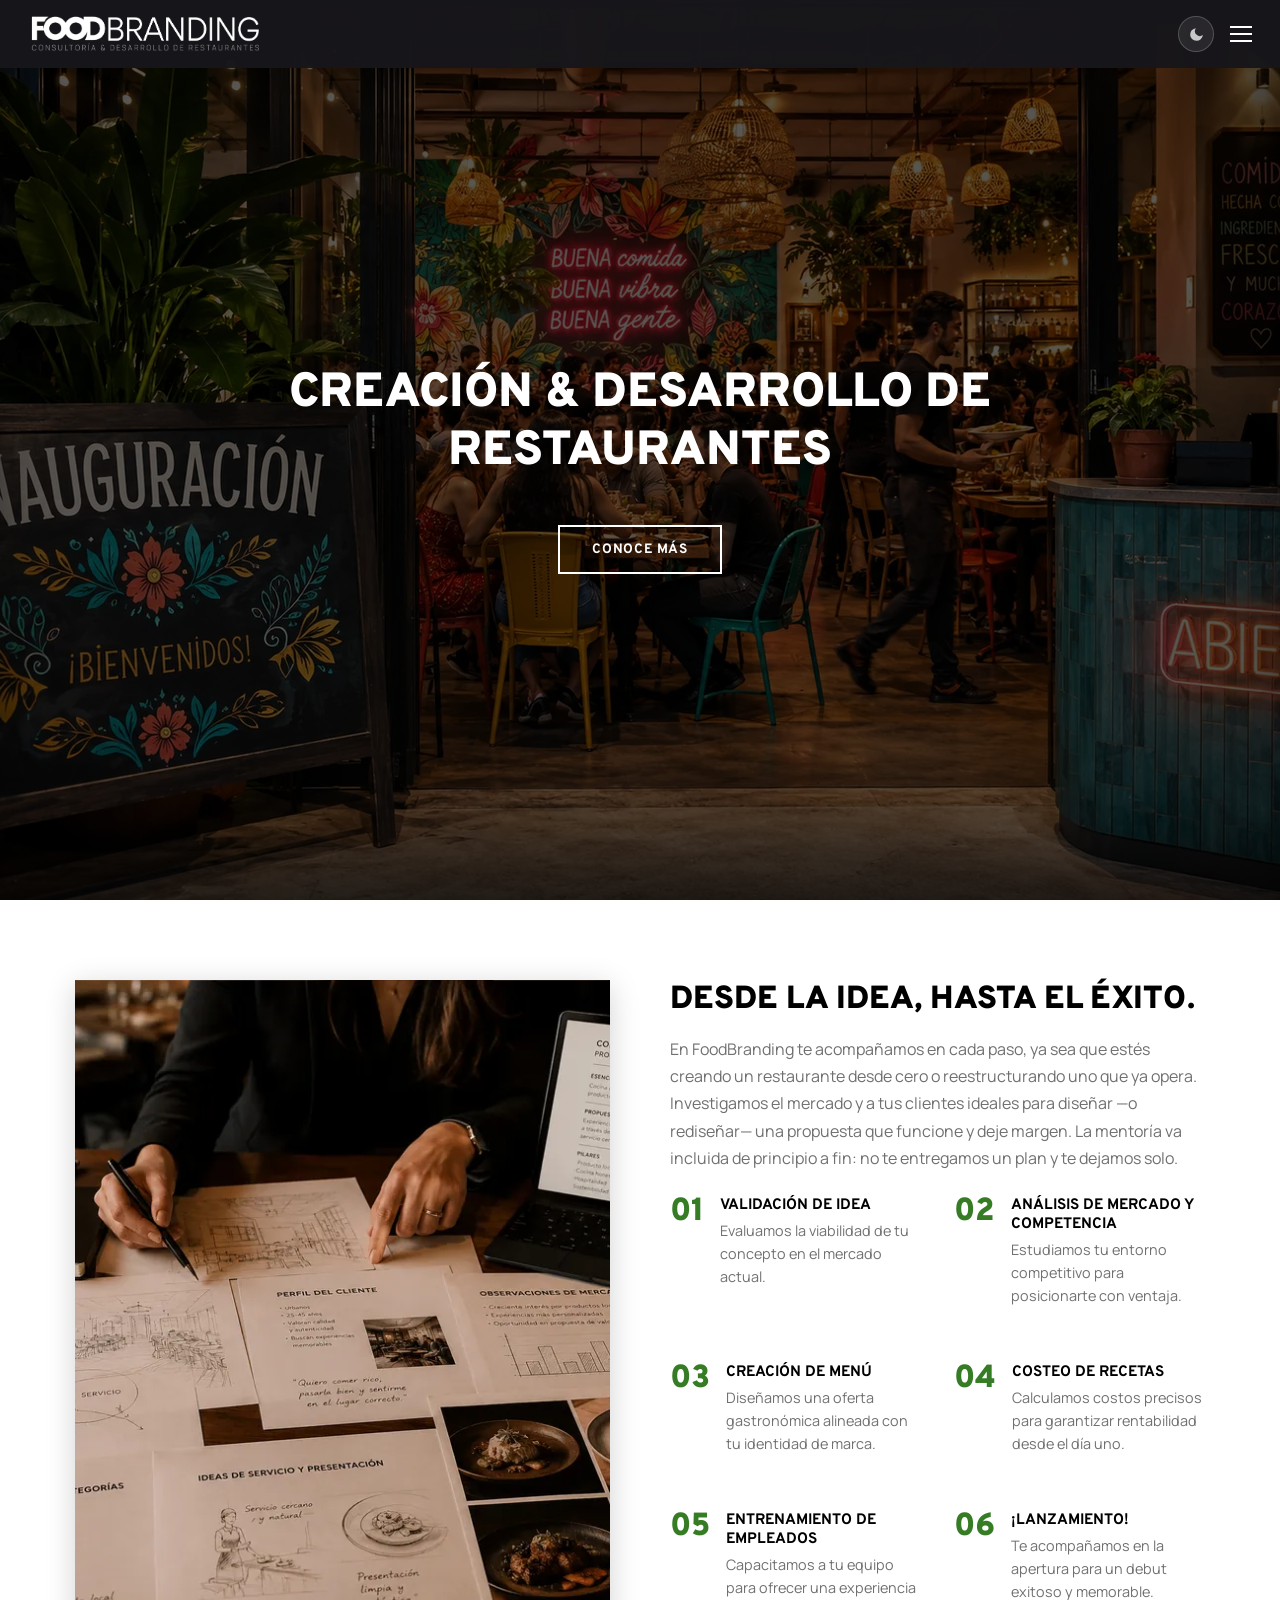
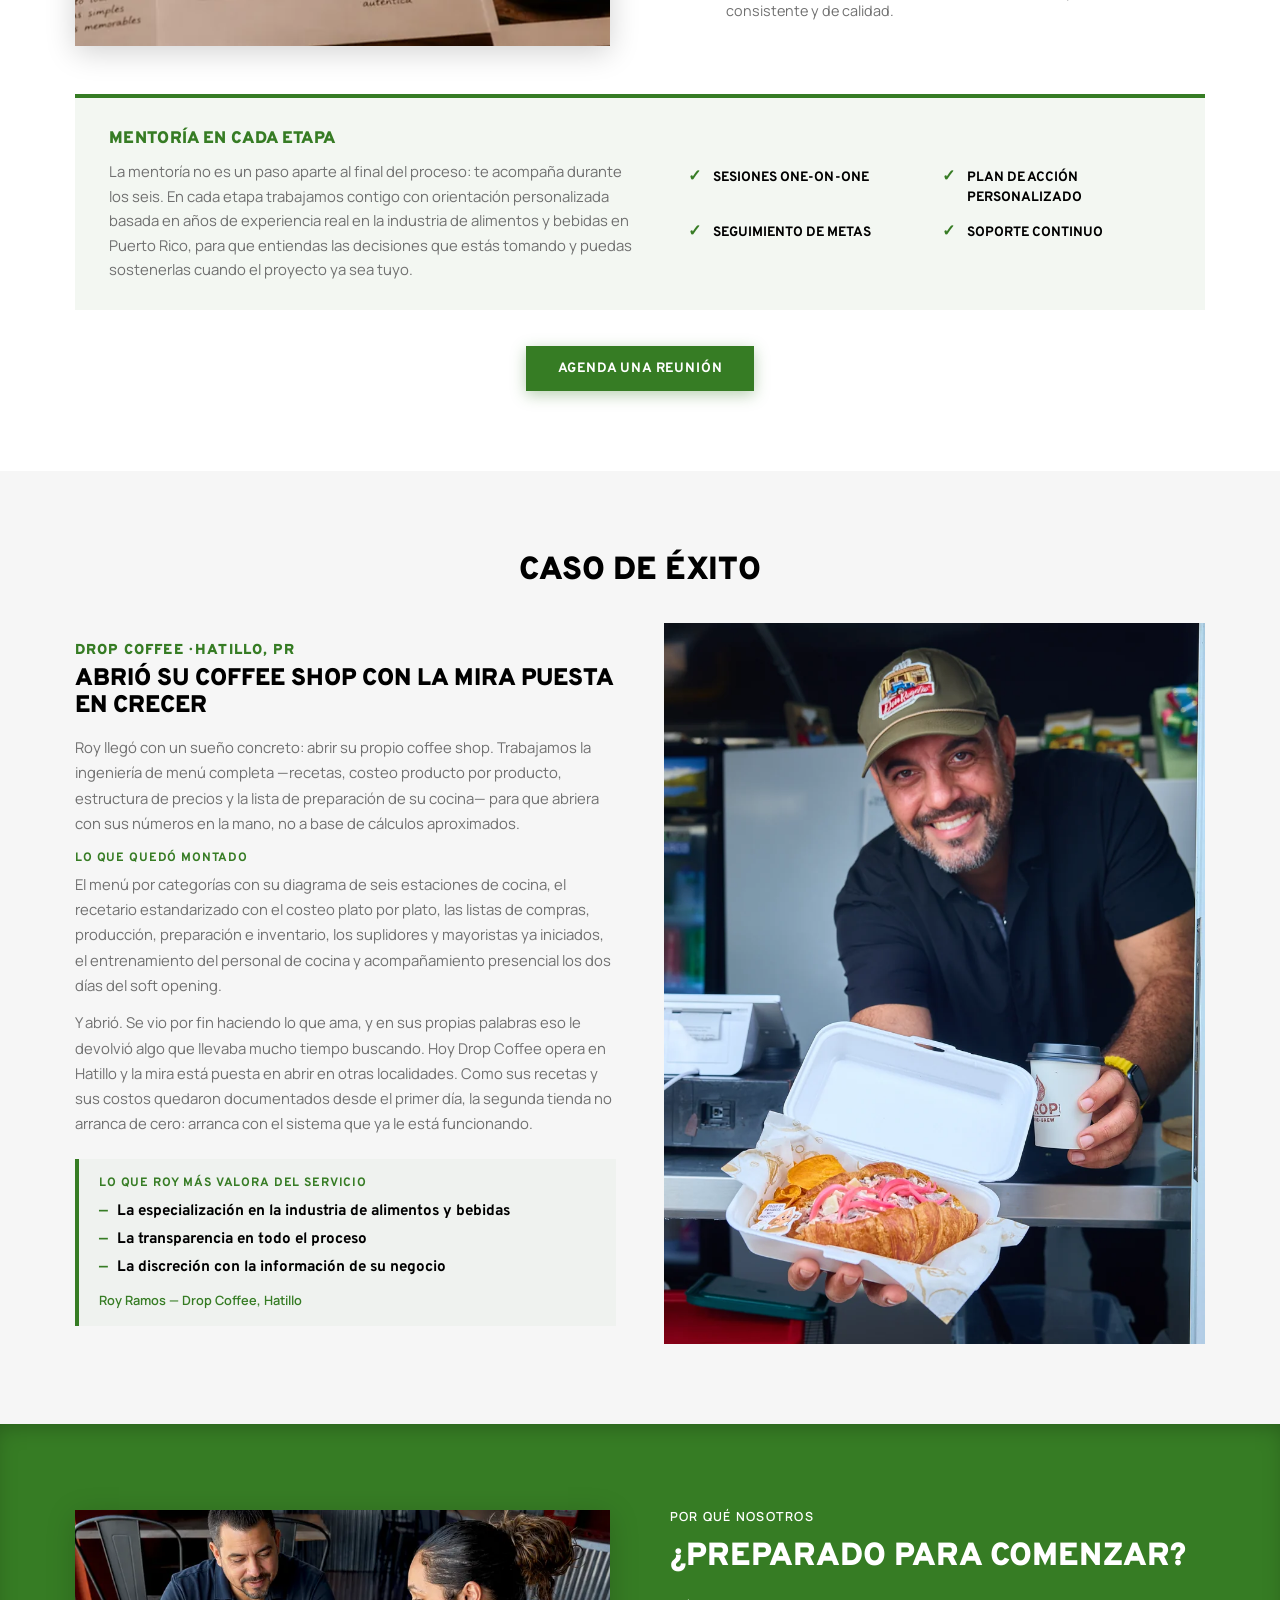
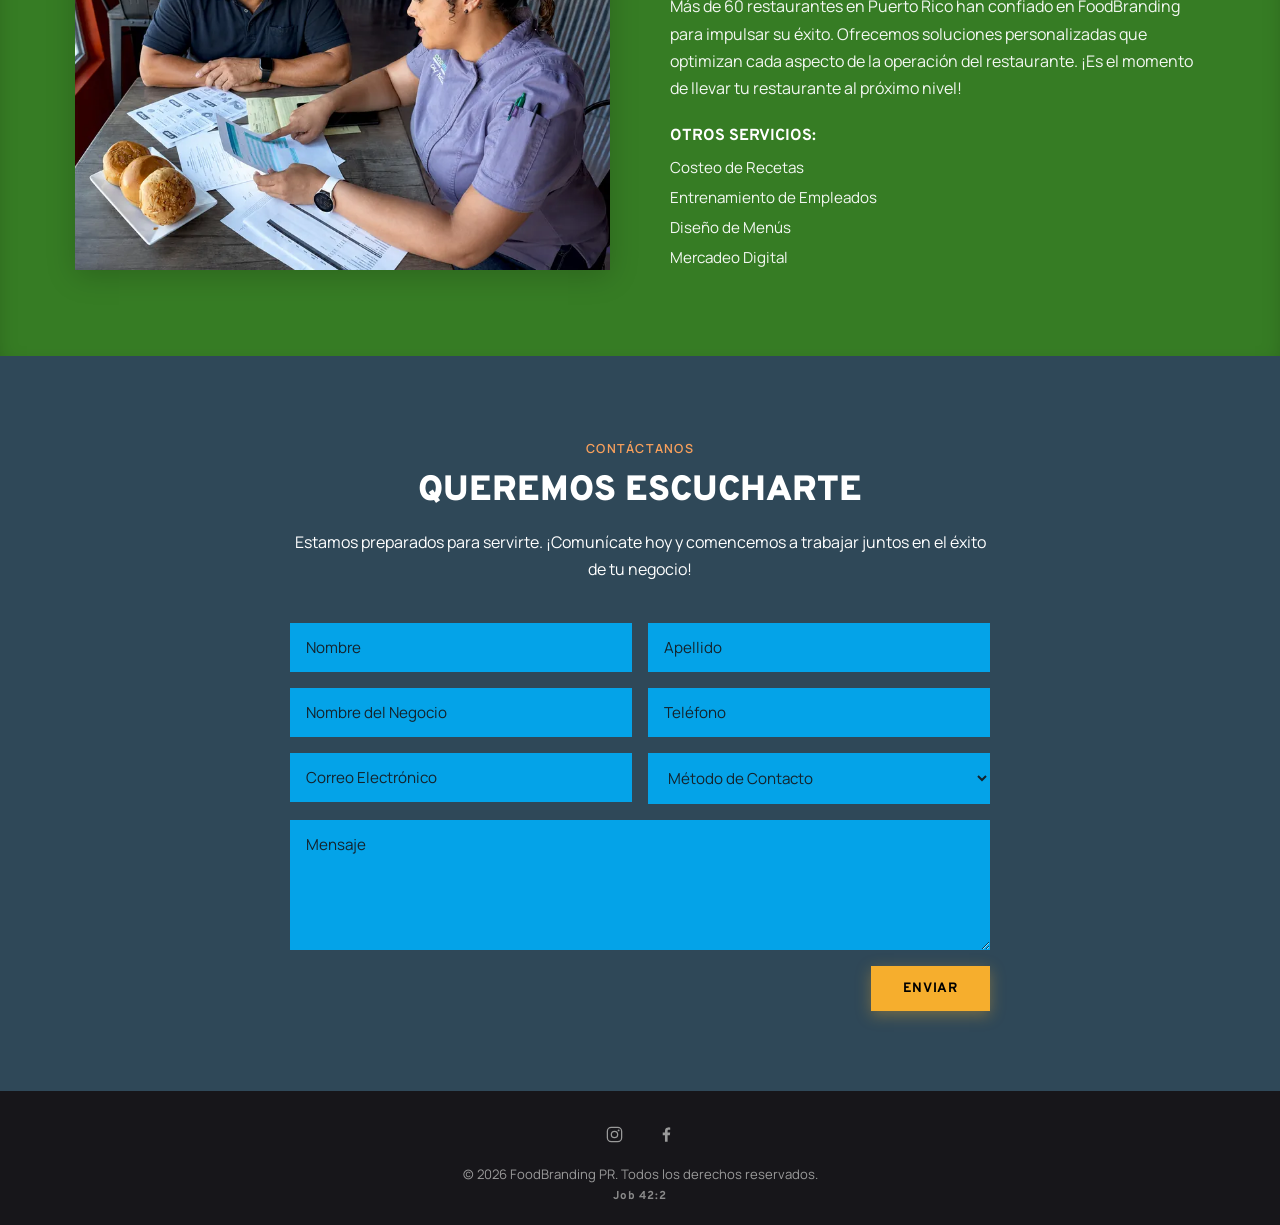
<file: creacion-de-conceptos/index.html>
<!DOCTYPE html>
<html lang="es">
<head>
  <meta charset="UTF-8">
  <meta name="viewport" content="width=device-width, initial-scale=1.0">
  <meta name="description" content="Creamos restaurantes desde cero y reestructuramos los que ya operan: idea, mercado, menú, costeo, equipo y lanzamiento. Con mentoría en cada etapa.">
  <link rel="canonical" href="https://www.foodbrandingpr.com/creacion-de-conceptos/">
  <meta property="og:type" content="website">
  <meta property="og:site_name" content="FoodBranding PR">
  <meta property="og:locale" content="es_PR">
  <meta property="og:url" content="https://www.foodbrandingpr.com/creacion-de-conceptos/">
  <meta property="og:title" content="Creación & Desarrollo de Restaurantes | FoodBranding PR">
  <meta property="og:description" content="Creamos restaurantes desde cero y reestructuramos los que ya operan: idea, mercado, menú, costeo, equipo y lanzamiento. Con mentoría en cada etapa.">
  <meta property="og:image" content="https://www.foodbrandingpr.com/images/og-foodbranding.jpg">
  <meta property="og:image:width" content="1200">
  <meta property="og:image:height" content="630">
  <meta name="twitter:card" content="summary_large_image">
  <meta name="twitter:title" content="Creación & Desarrollo de Restaurantes | FoodBranding PR">
  <meta name="twitter:description" content="Creamos restaurantes desde cero y reestructuramos los que ya operan: idea, mercado, menú, costeo, equipo y lanzamiento. Con mentoría en cada etapa.">
  <meta name="twitter:image" content="https://www.foodbrandingpr.com/images/og-foodbranding.jpg">
  <link rel="icon" href="../favicon.ico" sizes="any">
  <link rel="apple-touch-icon" href="../images/apple-touch-icon.png">
  <title>Creación &amp; Desarrollo de Restaurantes | FoodBranding | Desde la idea hasta el éxito</title>
  <link rel="stylesheet" href="../shared.css">
  <script>(function(){var s=localStorage.getItem('fb-theme');var d=window.matchMedia('(prefers-color-scheme: dark)').matches;document.documentElement.setAttribute('data-theme',s||(d?'dark':'light'));})();</script>
</head>
<body>
<div id="fb-progress-bar"></div>

<!-- SIDE MENU OVERLAY -->
<div class="side-overlay" id="sideOverlay" onclick="closeMenu()"></div>

<!-- SIDE PANEL -->
<div class="side-panel" id="sidePanel">
  <div class="side-top">
    <span>&#9990; (787) 510-0010</span>
    <span>&#9993; info@foodbrandingpr.com</span>
  </div>
  <button class="side-close" onclick="closeMenu()" aria-label="Cerrar">&#10005;</button>
  <nav class="side-nav">
    <a href="../index.html">Home</a>
    <a href="../creacion-de-conceptos/index.html">Creación &amp; Desarrollo de Restaurantes</a>
    <a href="../costeo-de-recetas/index.html">Costeo de Recetas</a>
    <a href="../entrenamiento-de-empleados/index.html">Entrenamiento de Empleados</a>
    <a href="../diseno-de-menus/index.html">Diseño de Menús</a>
    <a href="../mercadeo-digital/index.html">Mercadeo Digital</a>
  </nav>
</div>

<!-- NAV -->
<nav id="mainNav">
  <a class="nav-logo" href="../index.html"><img src="../images/fb_logo.webp" height="44" alt="FoodBranding"></a>
  <div class="nav-actions">
    <button class="fb-theme-toggle" id="fbThemeToggle" aria-label="Cambiar tema">
      <svg class="icon-sun" viewBox="0 0 24 24"><path d="M12 1v2M12 21v2M4.22 4.22l1.42 1.42M18.36 18.36l1.42 1.42M1 12h2M21 12h2M4.22 19.78l1.42-1.42M18.36 5.64l1.42-1.42" stroke="rgba(255,255,255,0.85)" stroke-width="2" stroke-linecap="round" fill="none"/><circle cx="12" cy="12" r="5" fill="rgba(255,255,255,0.85)"/></svg>
      <svg class="icon-moon" viewBox="0 0 24 24"><path d="M21 12.79A9 9 0 1 1 11.21 3 7 7 0 0 0 21 12.79z" fill="rgba(255,255,255,0.75)"/></svg>
    </button>
    <button class="hamburger" id="hamburgerBtn" aria-label="Menú" onclick="openMenu()">
      <span></span><span></span><span></span>
    </button>
  </div>
</nav>

<!-- HERO -->
<section class="hero" style="background-image:url('../images/hero-creacion-conceptos.webp');">
  <div class="hero-content">
    <h1 class="hero-title">CREACIÓN &amp; DESARROLLO DE RESTAURANTES</h1>
    <a href="#main" class="btn btn-outline-blanco hero-btn">CONOCE MÁS</a>
  </div>
</section>

<!-- SECCIÓN PRINCIPAL -->
<section id="main" class="sub-main fade-in">
  <div class="inner">
    <div class="sub-two-col">
      <div class="sub-placeholder fade-left" style="background-image:url('../images/img-creacion-conceptos.webp'); background-size:cover; background-position:center;"></div>
      <div class="sub-right fade-right">
        <h2>DESDE LA IDEA, HASTA EL ÉXITO.</h2>
        <p>En FoodBranding te acompañamos en cada paso, ya sea que estés creando un restaurante desde cero o reestructurando uno que ya opera. Investigamos el mercado y a tus clientes ideales para diseñar —o rediseñar— una propuesta que funcione y deje margen. La mentoría va incluida de principio a fin: no te entregamos un plan y te dejamos solo.</p>
        <div class="pasos-grid">
          <div class="paso">
            <div class="paso-num">01</div>
            <div class="paso-text">
              <h4>Validación de Idea</h4>
              <p>Evaluamos la viabilidad de tu concepto en el mercado actual.</p>
            </div>
          </div>
          <div class="paso">
            <div class="paso-num">02</div>
            <div class="paso-text">
              <h4>Análisis de Mercado y Competencia</h4>
              <p>Estudiamos tu entorno competitivo para posicionarte con ventaja.</p>
            </div>
          </div>
          <div class="paso">
            <div class="paso-num">03</div>
            <div class="paso-text">
              <h4>Creación de Menú</h4>
              <p>Diseñamos una oferta gastronómica alineada con tu identidad de marca.</p>
            </div>
          </div>
          <div class="paso">
            <div class="paso-num">04</div>
            <div class="paso-text">
              <h4>Costeo de Recetas</h4>
              <p>Calculamos costos precisos para garantizar rentabilidad desde el día uno.</p>
            </div>
          </div>
          <div class="paso">
            <div class="paso-num">05</div>
            <div class="paso-text">
              <h4>Entrenamiento de Empleados</h4>
              <p>Capacitamos a tu equipo para ofrecer una experiencia consistente y de calidad.</p>
            </div>
          </div>
          <div class="paso">
            <div class="paso-num">06</div>
            <div class="paso-text">
              <h4>¡Lanzamiento!</h4>
              <p>Te acompañamos en la apertura para un debut exitoso y memorable.</p>
            </div>
          </div>
        </div>
      </div>
    </div>

    <!-- MENTORÍA: atraviesa los 6 pasos, no es uno más.
         Va aquí, fuera de .sub-two-col y a todo el ancho, para no cargar
         la columna derecha frente a la foto de la izquierda. -->
    <div class="acompanamiento acompanamiento--ancho fade-in">
      <div>
        <h4>Mentoría en cada etapa</h4>
        <p>La mentoría no es un paso aparte al final del proceso: te acompaña durante los seis. En cada etapa trabajamos contigo con orientación personalizada basada en años de experiencia real en la industria de alimentos y bebidas en Puerto Rico, para que entiendas las decisiones que estás tomando y puedas sostenerlas cuando el proyecto ya sea tuyo.</p>
      </div>
      <ul class="check-list">
        <li><span class="ci">&#10003;</span> Sesiones One-on-One</li>
        <li><span class="ci">&#10003;</span> Plan de Acción Personalizado</li>
        <li><span class="ci">&#10003;</span> Seguimiento de Metas</li>
        <li><span class="ci">&#10003;</span> Soporte Continuo</li>
      </ul>
    </div>

    <div class="sub-cta-ancho fade-in">
      <a href="#contacto" class="btn btn-verde">AGENDA UNA REUNIÓN</a>
    </div>
  </div>
</section>

<!-- CASO DE ÉXITO
     Qué cliente puede aparecer aquí y cuál no está documentado en el proyecto de
     Claude.ai (Casos-de-Exito.md). No añadir ninguno sin verificarlo ahí primero.
     Esta página es pública: no escribir nombres de clientes en comentarios. -->
<section class="casos fade-in">
  <div class="inner">
    <h2>CASO DE ÉXITO</h2>

    <!-- tipo--invertido (10 ago 2026): sin él las tres fotos de esta página caían a la
         izquierda y el ojo bajaba en línea recta. Las páginas de Diseño de Menús,
         Entrenamiento y Mercadeo ya alternan; esta era la única que no. La foto de la
         sección principal y la de «por qué nosotros» van a la izquierda en las 7 páginas
         —son el marco fijo del sitio—, así que el caso de éxito es el bloque que se mueve. -->
    <article class="tipo tipo--invertido fade-in">
      <div class="tipo-foto tipo-foto--vertical tiene-foto" role="img"
           aria-label="Roy Ramos asomado por la ventana de servicio de Drop Coffee, entregando un croissant relleno y un café en vaso de la marca"
           style="background-image:url('../images/caso-drop-coffee.webp');"></div>
      <div class="tipo-texto">
        <span class="tipo-num">DROP COFFEE &middot; HATILLO, PR</span>
        <h3>Abrió su coffee shop con la mira puesta en crecer</h3>
        <p>Roy llegó con un sueño concreto: abrir su propio coffee shop. Trabajamos la ingeniería
        de menú completa —recetas, costeo producto por producto, estructura de precios y la lista
        de preparación de su cocina— para que abriera con sus números en la mano, no a base de
        cálculos aproximados.</p>
        <p><strong>Lo que quedó montado</strong>El menú por categorías con su diagrama de seis
        estaciones de cocina, el recetario estandarizado con el costeo plato por plato, las listas
        de compras, producción, preparación e inventario, los suplidores y mayoristas ya iniciados,
        el entrenamiento del personal de cocina y acompañamiento presencial los dos días del soft
        opening.</p>
        <p>Y abrió. Se vio por fin haciendo lo que ama, y en sus propias palabras eso le devolvió
        algo que llevaba mucho tiempo buscando. Hoy Drop Coffee opera en Hatillo y la mira está
        puesta en abrir en otras localidades. Como sus recetas y sus costos quedaron documentados
        desde el primer día, la segunda tienda no arranca de cero: arranca con el sistema que ya
        le está funcionando.</p>
        <!-- El "resultado" de este caso es el alcance entregado, no cifras de operación:
             el negocio todavía no abre oficialmente. Fuera del sitio por confidencialidad:
             la inversión del proyecto y el número de productos del menú. El detalle está
             en el proyecto de Claude.ai. -->
        <!-- NO es cita textual: es un parafraseo de la entrevista final, por eso va como
             lista atribuida y no como <blockquote>. La atribución de cada frase está
             verificada en el proyecto de Claude.ai. -->
        <div class="caso-quote">
          <h4>Lo que Roy más valora del servicio</h4>
          <ul>
            <li>La especialización en la industria de alimentos y bebidas</li>
            <li>La transparencia en todo el proceso</li>
            <li>La discreción con la información de su negocio</li>
          </ul>
          <cite>Roy Ramos &mdash; Drop Coffee, Hatillo</cite>
        </div>
      </div>
    </article>

  </div>
</section>

<!-- POR QUÉ NOSOTROS -->
<section class="por-que fade-in">
  <div class="inner">
    <div class="sub-two-col">
      <div class="sub-placeholder fade-left" style="background-image:url('../images/por-que-nosotros.webp'); background-size:cover; background-position:center;"></div>
      <div class="sub-right fade-right">
        <span class="tag">POR QUÉ NOSOTROS</span>
        <h2>¿PREPARADO PARA COMENZAR?</h2>
        <p>Más de 60 restaurantes en Puerto Rico han confiado en FoodBranding para impulsar su éxito. Ofrecemos soluciones personalizadas que optimizan cada aspecto de la operación del restaurante. ¡Es el momento de llevar tu restaurante al próximo nivel!</p>
        <h3>Otros Servicios:</h3>
        <ul class="otros-links">
          <li><a href="../costeo-de-recetas/index.html">Costeo de Recetas</a></li>
          <li><a href="../entrenamiento-de-empleados/index.html">Entrenamiento de Empleados</a></li>
          <li><a href="../diseno-de-menus/index.html">Diseño de Menús</a></li>
          <li><a href="../mercadeo-digital/index.html">Mercadeo Digital</a></li>
        </ul>
      </div>
    </div>
  </div>
</section>

<!-- CONTACTO -->
<section id="contacto" class="fade-in">
  <div class="inner">
    <span class="tag">CONTÁCTANOS</span>
    <h2>QUEREMOS ESCUCHARTE</h2>
    <p>Estamos preparados para servirte. ¡Comunícate hoy y comencemos a trabajar juntos en el éxito de tu negocio!</p>
    <form class="contact-form" data-whatsapp="17875100010">
      <!-- Cada campo lleva su <label> real, asociado por for/id. Va oculto a la vista
           (.sr-only) para no cambiar el diseño, pero un lector de pantalla lo anuncia.
           Antes solo había placeholder: los campos se leían sin nombre. 10 ago 2026. -->
      <div class="form-row">
        <div class="form-campo">
          <label class="sr-only" for="fb-nombre">Nombre</label>
          <input type="text" id="fb-nombre" name="nombre" placeholder="Nombre"
                 autocomplete="given-name" required>
        </div>
        <div class="form-campo">
          <label class="sr-only" for="fb-apellido">Apellido</label>
          <input type="text" id="fb-apellido" name="apellido" placeholder="Apellido"
                 autocomplete="family-name" required>
        </div>
      </div>
      <div class="form-row">
        <div class="form-campo">
          <label class="sr-only" for="fb-negocio">Nombre del Negocio</label>
          <input type="text" id="fb-negocio" name="negocio" placeholder="Nombre del Negocio"
                 autocomplete="organization">
        </div>
        <div class="form-campo">
          <label class="sr-only" for="fb-telefono">Teléfono</label>
          <input type="tel" id="fb-telefono" name="telefono" placeholder="Teléfono"
                 autocomplete="tel">
        </div>
      </div>
      <div class="form-row">
        <div class="form-campo">
          <label class="sr-only" for="fb-email">Correo Electrónico</label>
          <input type="email" id="fb-email" name="email" placeholder="Correo Electrónico"
                 autocomplete="email" required>
        </div>
        <div class="form-campo">
          <label class="sr-only" for="fb-metodo">Método de Contacto</label>
          <select id="fb-metodo" name="metodo_contacto">
            <option value="">Método de Contacto</option>
            <option value="llamada">Llamada</option>
            <option value="whatsapp">WhatsApp</option>
            <option value="email">Email</option>
          </select>
        </div>
      </div>
      <label class="sr-only" for="fb-mensaje">Mensaje</label>
      <textarea id="fb-mensaje" name="mensaje" placeholder="Mensaje"></textarea>
      <div class="form-submit">
        <button type="submit" class="btn btn-amarillo">ENVIAR</button>
      </div>
    </form>
  </div>
</section>

<footer class="fade-in">
  <div class="inner">
    <div class="footer-redes">
      <a href="https://www.instagram.com/foodbrandingpr/" target="_blank" rel="noopener" aria-label="FoodBranding en Instagram">
        <svg viewBox="0 0 24 24" aria-hidden="true"><rect x="3" y="3" width="18" height="18" rx="5"/><circle cx="12" cy="12" r="4"/><circle cx="17.2" cy="6.8" r="1.2" fill="currentColor" stroke="none"/></svg>
      </a>
      <a href="https://www.facebook.com/foodbrandingpr/" target="_blank" rel="noopener" aria-label="FoodBranding en Facebook">
        <svg viewBox="0 0 24 24" aria-hidden="true"><path fill="currentColor" stroke="none" d="M13.4 21v-8.2h2.8l.42-3.2H13.4V7.53c0-.93.26-1.56 1.59-1.56h1.7V3.11A22.7 22.7 0 0 0 14.2 3c-2.46 0-4.14 1.5-4.14 4.25V9.6H7.25v3.2h2.81V21h3.34Z"/></svg>
      </a>
    </div>
    <p>&copy; 2026 FoodBranding PR. Todos los derechos reservados.</p>
    <p class="footer-cita">Job 42:2</p>
  </div>
</footer>

<script>
function openMenu() {
  document.getElementById('sidePanel').classList.add('open');
  document.getElementById('sideOverlay').classList.add('active');
  document.body.classList.add('menu-open');
}
function closeMenu() {
  document.getElementById('sidePanel').classList.remove('open');
  document.getElementById('sideOverlay').classList.remove('active');
  document.body.classList.remove('menu-open');
}
document.addEventListener('keydown', function(e) {
  if (e.key === 'Escape') closeMenu();
});
document.querySelectorAll('a[href^="#"]').forEach(function(link) {
  link.addEventListener('click', function(e) {
    var target = document.querySelector(this.getAttribute('href'));
    if (!target) return;
    e.preventDefault();
    closeMenu();
    target.scrollIntoView({ behavior: 'smooth', block: 'start' });
  });
});
window.addEventListener('scroll', function() {
  var nav = document.getElementById('mainNav');
  if (nav) nav.style.boxShadow = window.scrollY > 40 ? '0 2px 20px rgba(0,0,0,0.5)' : 'none';
});

// === ANIMACIONES SCROLL ===
(function() {
  var selectors = '.fade-in, .fade-in-stagger, .fade-left, .fade-right, .scale-in';
  var els = document.querySelectorAll(selectors);
  if (!els.length) return;
  var io = new IntersectionObserver(function(entries) {
    entries.forEach(function(entry) {
      if (entry.isIntersecting) {
        entry.target.classList.add('visible');
        io.unobserve(entry.target);
      }
    });
  }, { threshold: 0.12 });
  els.forEach(function(el) { io.observe(el); });
})();
(function(){var bar=document.getElementById('fb-progress-bar');if(bar&&bar.parentNode!==document.documentElement){document.documentElement.appendChild(bar);}function u(){var h=document.documentElement.scrollHeight-window.innerHeight;if(!bar||h<=0)return;bar.style.width=(window.scrollY/h*100)+'%';}window.addEventListener('scroll',u,{passive:true});window.addEventListener('load',u);setTimeout(u,300);u();})();
(function(){var btn=document.getElementById('fbThemeToggle');if(!btn)return;btn.addEventListener('click',function(){var c=document.documentElement.getAttribute('data-theme');var n=c==='dark'?'light':'dark';document.documentElement.setAttribute('data-theme',n);localStorage.setItem('fb-theme',n);});})();
</script>
<script src="../shared.js"></script>
</body>
</html>
</file>
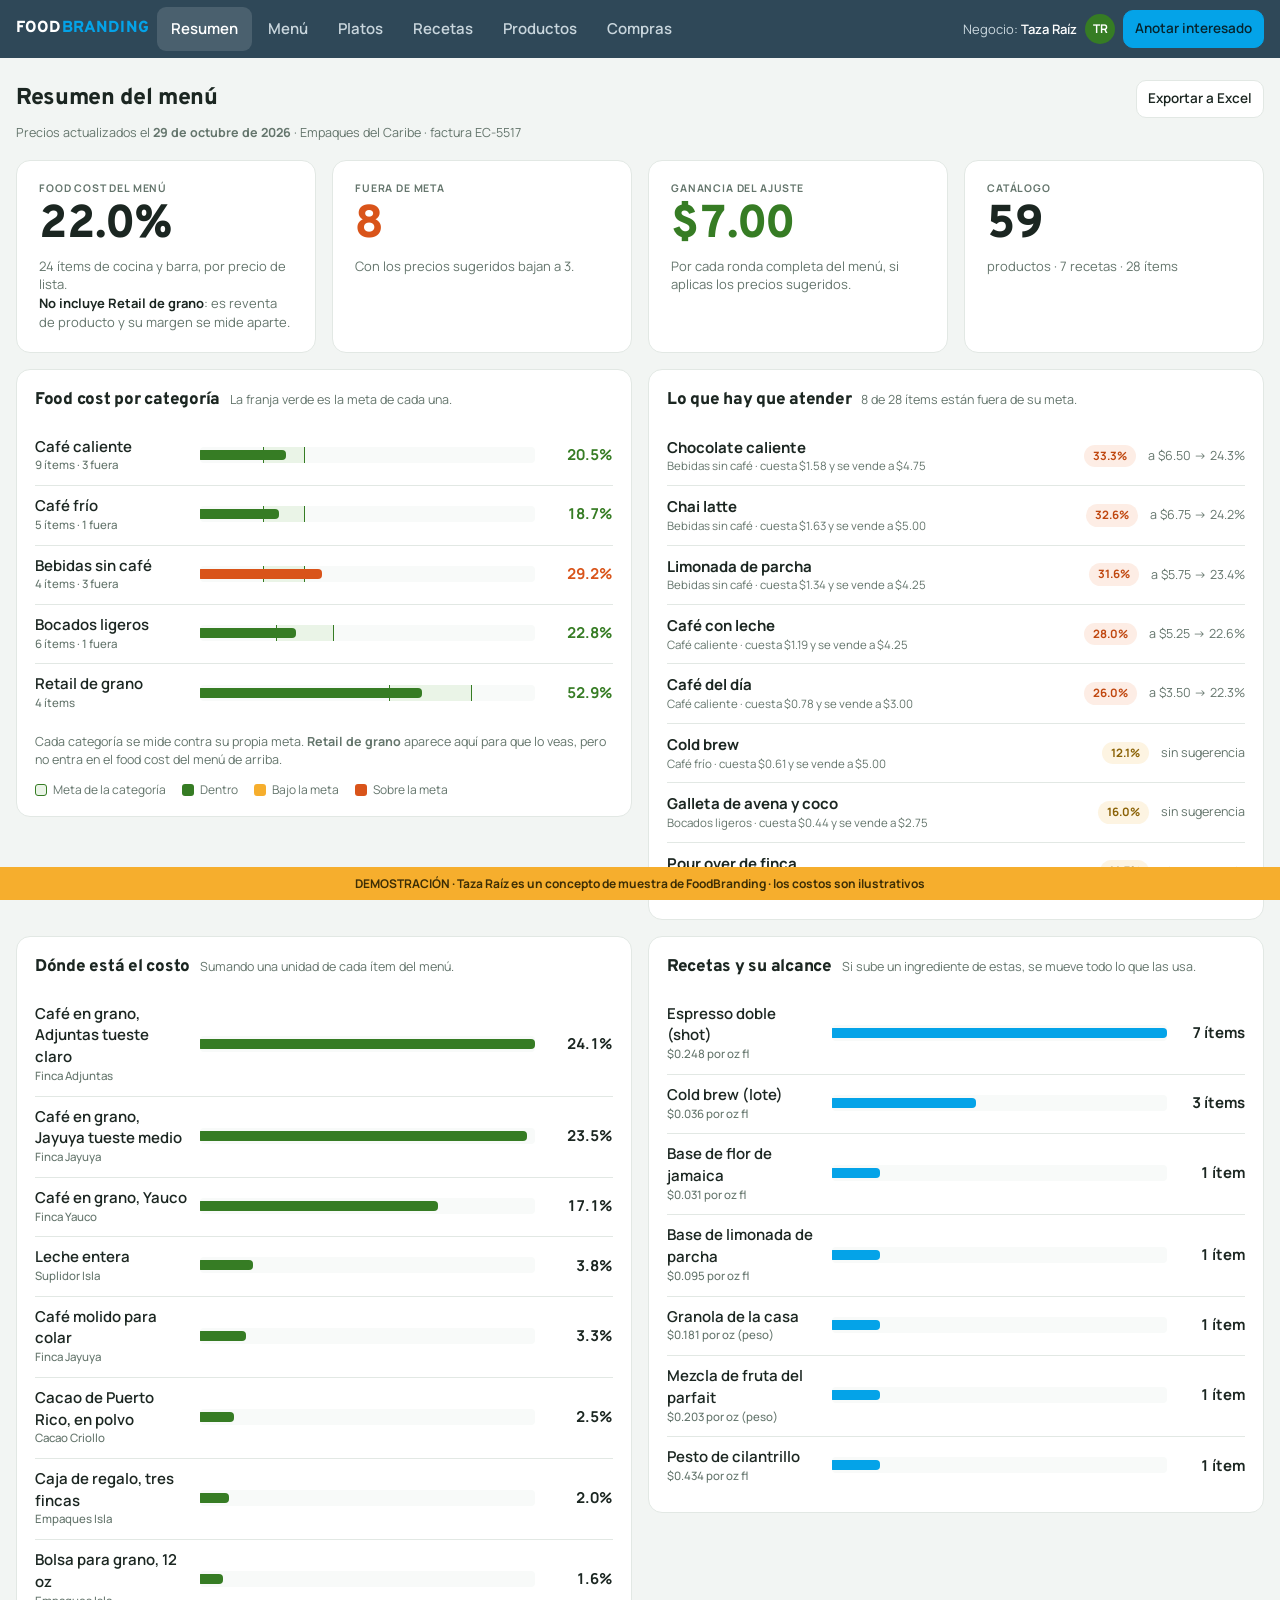
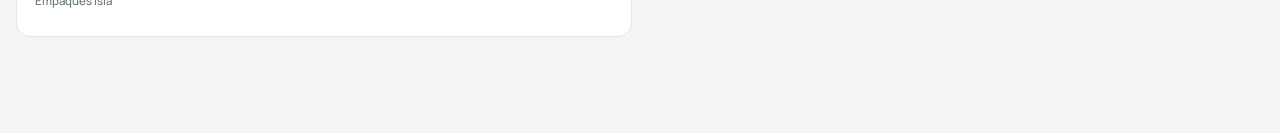
<file: demo/index.html>
<!doctype html>
<html lang="es">
<head>
<meta charset="utf-8">
<meta name="viewport" content="width=device-width,initial-scale=1,viewport-fit=cover">
<meta name="robots" content="noindex">
<meta name="description" content="Demostración de la Plataforma de Costeo de FoodBranding: un menú completo costeado, con food cost por categoría, recetas, productos y listas de compra.">
<meta name="theme-color" content="#2F4858">
<style>
:root{color-scheme:light;box-sizing:border-box;
  padding-top:env(safe-area-inset-top,0px);padding-bottom:env(safe-area-inset-bottom,0px)}
html{scroll-padding-top:env(safe-area-inset-top,0px)}
body{margin:0;padding:0;font:14px -apple-system,BlinkMacSystemFont,sans-serif;background:#fff;color:#000}
img{max-width:100%}
[hidden]:not([hidden=until-found i]){display:none!important}
</style>
<title>Plataforma de Costeo — FoodBranding</title>
</head>
<body>
<meta name="claude:viewport-fit-sides" content="cover">
<link rel="preconnect" href="https://fonts.googleapis.com">
<link rel="preconnect" href="https://fonts.gstatic.com" crossorigin>
<link href="https://fonts.googleapis.com/css2?family=Manrope:wght@400;500;600;700;800&family=Overpass:wght@700;800&display=swap" rel="stylesheet">
<style>
/* Layout: barra fija arriba, lista de platos a la izquierda, mesa de trabajo a la derecha.
   En tablet y teléfono la lista se apila encima. */
:root{
  --bg:#F2F5F3; --card:#FFFFFF; --sunk:#F8FAF9; --line:#E2E8E4;
  --tx:#1B2621; --tx2:#64756C; --tx3:#8C9C93;
  --verde:#367C24; --verde-sv:#EAF4E7; --azul:#04A3E8; --azul-sv:#E6F6FD;
  --pizarra:#2F4858; --dorado:#F6AE2D; --dorado-sv:#FDF4E2; --naranja:#D9541A; --naranja-sv:#FDEDE5;
  --ok:#2F6B1F; --warn:#8A6206; --bad:#C0470F;
  --bar:#2F4858; --bar-tx:#C9D6DD; --bar-tx-on:#FFFFFF;
  --shadow:0 10px 30px rgba(27,38,33,.13);
  --f-ti:'Overpass','Manrope',system-ui,sans-serif;
  --f-tx:'Manrope',system-ui,-apple-system,'Segoe UI',sans-serif;
}
@media (prefers-color-scheme: dark){:root:not([data-theme="light"]){
  --bg:#121815; --card:#1B231F; --sunk:#161D1A; --line:#2B352F;
  --tx:#E9EFEB; --tx2:#9AAA A1; --tx2:#9AAAA1; --tx3:#7A8A81;
  --verde:#6CB954; --verde-sv:#1E2C19; --azul:#49C0F2; --azul-sv:#102630;
  --pizarra:#22303A; --dorado:#F7BE55; --dorado-sv:#2C2312; --naranja:#F07540; --naranja-sv:#2E1A11;
  --ok:#78C25E; --warn:#E6B355; --bad:#F08252;
  --bar:#1A242B; --bar-tx:#9FB2BC; --bar-tx-on:#FFFFFF;
  --shadow:0 10px 30px rgba(0,0,0,.45);
  color-scheme:dark;
}}
:root[data-theme="dark"]{
  --bg:#121815; --card:#1B231F; --sunk:#161D1A; --line:#2B352F;
  --tx:#E9EFEB; --tx2:#9AAAA1; --tx3:#7A8A81;
  --verde:#6CB954; --verde-sv:#1E2C19; --azul:#49C0F2; --azul-sv:#102630;
  --pizarra:#22303A; --dorado:#F7BE55; --dorado-sv:#2C2312; --naranja:#F07540; --naranja-sv:#2E1A11;
  --ok:#78C25E; --warn:#E6B355; --bad:#F08252;
  --bar:#1A242B; --bar-tx:#9FB2BC; --bar-tx-on:#FFFFFF;
  --shadow:0 10px 30px rgba(0,0,0,.45);
  color-scheme:dark;
}
*{box-sizing:border-box}
body{margin:0;background:var(--bg);color:var(--tx);font-family:var(--f-tx);font-size:15px;line-height:1.45;
  -webkit-text-size-adjust:100%}
body::before{content:"";position:fixed;inset:0 0 auto;height:env(safe-area-inset-top,0px);z-index:60;background:var(--bar)}
h1,h2,h3{font-family:var(--f-ti);font-weight:800;letter-spacing:-.015em;text-wrap:balance;margin:0}
button{font:inherit}

/* ---------- barra ---------- */
.bar{position:sticky;top:env(safe-area-inset-top,0px);z-index:50;background:var(--bar);color:var(--bar-tx)}
.bar-in{display:flex;align-items:center;gap:8px;min-height:58px;
  padding-left:max(16px,env(safe-area-inset-left,0px));padding-right:max(16px,env(safe-area-inset-right,0px));
  padding-block:6px;max-width:1340px;margin:0 auto;flex-wrap:wrap}
.logo{font-family:var(--f-ti);font-weight:800;font-size:16px;color:var(--bar-tx-on);white-space:nowrap;letter-spacing:.01em}
.logo em{font-style:normal;color:var(--azul)}
.nav{display:flex;gap:2px;overflow-x:auto;scrollbar-width:none}
.nav::-webkit-scrollbar{display:none}
.nav button{background:none;border:0;color:var(--bar-tx);font-weight:600;padding:11px 14px;cursor:pointer;
  border-radius:9px;white-space:nowrap;min-height:44px}
.nav button:hover{color:var(--bar-tx-on);background:rgba(255,255,255,.07)}
.nav button[aria-current="page"]{color:var(--bar-tx-on);background:rgba(255,255,255,.13)}
.bar .right{margin-left:auto;display:flex;align-items:center;gap:8px}
.negocio{font-size:13px;color:var(--bar-tx);white-space:nowrap}
.negocio b{color:var(--bar-tx-on);font-weight:600}
.ava{width:30px;height:30px;border-radius:50%;background:var(--verde);color:#fff;display:grid;place-items:center;
  font-weight:700;font-size:12px;flex:none}

/* ---------- base ---------- */
.wrap{max-width:1340px;margin:0 auto;padding-block:22px 96px;
  padding-left:max(16px,env(safe-area-inset-left,0px));padding-right:max(16px,env(safe-area-inset-right,0px))}
.card{background:var(--card);border:1px solid var(--line);border-radius:14px}
.pad{padding:18px}
.muted{color:var(--tx2)} .tiny{font-size:12.5px} .grow{flex:1}
.hd{display:flex;align-items:center;gap:12px;flex-wrap:wrap;margin-bottom:16px}
.hd h1{font-size:23px}
.lbl{font-size:10.5px;text-transform:uppercase;letter-spacing:.08em;color:var(--tx2);font-weight:700;display:block;margin-bottom:5px}
.btn{font-weight:600;border-radius:10px;border:1px solid var(--line);background:var(--card);color:var(--tx);
  padding:10px 15px;cursor:pointer;min-height:44px;display:inline-flex;align-items:center;gap:7px;justify-content:center}
.btn:hover{border-color:var(--tx3)}
.btn:focus-visible,button:focus-visible,input:focus-visible,select:focus-visible{outline:3px solid var(--azul);outline-offset:2px}
.btn.p{background:var(--verde);border-color:var(--verde);color:#fff}
.btn.a{background:var(--azul);border-color:var(--azul);color:#06252F}
.btn.sm{padding:7px 11px;min-height:38px;font-size:13.5px}
.btn.x{border-color:transparent;background:none;color:var(--tx2);padding:6px 9px;min-height:36px}
.btn.x:hover{color:var(--bad);background:var(--naranja-sv)}
.btn[disabled]{opacity:.45;cursor:not-allowed}
input,select{font:inherit;color:var(--tx);background:var(--card);border:1px solid var(--line);border-radius:9px;
  padding:9px 10px;width:100%;min-height:42px}
input[type=number]{text-align:right;font-variant-numeric:tabular-nums}
.pill{display:inline-block;padding:3px 9px;border-radius:999px;font-size:11.5px;font-weight:700;white-space:nowrap}
.pill.rec{background:var(--azul-sv);color:var(--azul)}
.pill.ok{background:var(--verde-sv);color:var(--ok)}
.pill.warn{background:var(--dorado-sv);color:var(--warn)}
.pill.bad{background:var(--naranja-sv);color:var(--bad)}
.pill.q{background:var(--sunk);color:var(--tx2)}

/* ---------- tablas ---------- */
.scroll{overflow-x:auto}
table{width:100%;border-collapse:collapse;min-width:680px}
th{font-size:10.5px;text-transform:uppercase;letter-spacing:.07em;color:var(--tx2);text-align:left;font-weight:700;
  padding:0 10px 9px;white-space:nowrap}
th.n{text-align:right}
td{padding:6px 10px;border-top:1px solid var(--line);vertical-align:middle}
td.n{text-align:right;font-variant-numeric:tabular-nums}
tbody tr:hover{background:var(--sunk)}
tr.grp td{background:var(--sunk);font-family:var(--f-ti);font-weight:800;font-size:11.5px;text-transform:uppercase;
  letter-spacing:.06em;color:var(--tx2);padding:8px 10px}
.calc{color:var(--tx2);font-variant-numeric:tabular-nums}
.cost{font-weight:700;font-variant-numeric:tabular-nums}
.flagtx{color:var(--bad);font-weight:600;font-size:12.5px}
.up{color:var(--bad);font-weight:700}.gain{color:var(--ok);font-weight:700}

/* ---------- tarjetas de total ---------- */
.stats{display:grid;grid-template-columns:repeat(auto-fit,minmax(185px,1fr));gap:12px;margin-top:16px}
.stat{background:var(--card);border:1px solid var(--line);border-radius:14px;padding:15px 16px}
.stat .k{font-size:10.5px;text-transform:uppercase;letter-spacing:.08em;color:var(--tx2);font-weight:700}
.stat .v{font-family:var(--f-ti);font-weight:800;font-size:27px;margin-top:5px;font-variant-numeric:tabular-nums;line-height:1.1}
.stat .s{font-size:12px;color:var(--tx2);margin-top:4px}
.stat.flag{border-color:var(--naranja);background:var(--naranja-sv)}
.stat.good{border-color:var(--verde)}
.stat.prop{background:var(--azul-sv);border-color:var(--azul)}
.meter{height:6px;border-radius:3px;background:var(--line);margin-top:10px;position:relative;overflow:hidden}
.meter i{position:absolute;inset:0 auto 0 0;border-radius:3px}
.meter u{position:absolute;inset:-2px auto -2px;width:2px;background:var(--tx3)}

/* ---------- split ---------- */
.split{display:grid;grid-template-columns:250px minmax(0,1fr);gap:18px;align-items:start}
.side{padding:8px;min-width:0}
.li,.sechd{overflow-wrap:anywhere}
.li{display:block;width:100%;text-align:left;border:0;background:none;padding:11px 11px;border-radius:10px;
  cursor:pointer;color:var(--tx);min-height:44px}
.li:hover{background:var(--sunk)}
.li[aria-current="true"]{background:var(--verde-sv);color:var(--ok);font-weight:700}
.li small{display:block;font-weight:500;color:var(--tx2);font-size:12px;margin-top:2px}
.li[aria-current="true"] small{color:var(--ok);opacity:.85}
.sechd{font-size:10.5px;text-transform:uppercase;letter-spacing:.08em;color:var(--tx2);font-weight:700;padding:11px 11px 6px}

/* ---------- combobox ---------- */
.combo{position:relative;min-width:0}
.combo>button{width:100%;text-align:left;background:var(--card);border:1px solid var(--line);border-radius:9px;
  padding:9px 28px 9px 10px;cursor:pointer;color:var(--tx);position:relative;min-height:42px}
.combo>button::after{content:"";position:absolute;right:11px;top:calc(50% - 2px);width:7px;height:7px;
  border-right:2px solid var(--tx2);border-bottom:2px solid var(--tx2);transform:rotate(45deg) translateY(-50%)}
.combo>button:hover{border-color:var(--tx3)}
.pop{position:absolute;z-index:40;top:calc(100% + 5px);left:0;width:min(340px,86vw);background:var(--card);
  border:1px solid var(--line);border-radius:12px;box-shadow:var(--shadow);padding:9px}
.pop .opts{max-height:46vh;overflow:auto;margin-top:7px}
.opt{padding:10px;border-radius:8px;cursor:pointer;font-size:14px;min-height:42px}
.opt:hover{background:var(--verde-sv)}
.opt small{display:block;color:var(--tx2);font-size:11.5px}
.pop .none{padding:10px;color:var(--tx2);font-size:13px}

/* ---------- popover "Ver" ---------- */
.verwrap{position:relative;display:inline-block}
.verbtn{background:none;border:0;color:var(--azul);font-weight:700;cursor:pointer;padding:6px 2px;
  border-bottom:1px dotted var(--azul);min-height:36px}
.verpop{position:absolute;right:0;bottom:calc(100% + 7px);width:min(270px,78vw);background:var(--pizarra);
  color:#fff;border-radius:12px;padding:12px 14px;text-align:left;box-shadow:var(--shadow);z-index:42}
.verpop b{display:block;font-size:10.5px;text-transform:uppercase;letter-spacing:.07em;color:var(--bar-tx);margin-bottom:7px}
.verpop div{font-size:13px;padding:3px 0;color:#fff}

/* ---------- varios ---------- */
.note{background:var(--dorado-sv);border:1px solid var(--dorado);border-radius:12px;padding:13px 15px;
  font-size:13.5px;margin-bottom:16px}
.note b{font-weight:700}
.drop{border:2px dashed var(--line);border-radius:14px;padding:22px 18px;text-align:center;background:var(--sunk);
  cursor:pointer;width:100%;color:var(--tx)}
.drop:hover{border-color:var(--verde);background:var(--verde-sv)}
.drop .big{font-family:var(--f-ti);font-weight:800;font-size:16px;margin:8px 0 4px}
.toolbar{display:flex;gap:10px;align-items:center;flex-wrap:wrap;margin-bottom:14px}
.toolbar input[type=text]{width:min(280px,100%)}
.seg{display:flex;border:1px solid var(--line);border-radius:10px;overflow:hidden;background:var(--card)}
.seg button{border:0;background:none;font-weight:600;font-size:13.5px;padding:9px 13px;cursor:pointer;
  color:var(--tx2);min-height:42px}
.seg button[aria-pressed="true"]{background:var(--pizarra);color:#fff}
.f2{border:1px dashed var(--line);border-radius:14px;padding:18px;background:var(--sunk)}
.f2 h3{font-size:16px;margin-bottom:6px}
.f2 ol{margin:10px 0 0;padding-left:20px;font-size:13.5px;color:var(--tx2)}
.f2 ol li{margin:4px 0}
.two{display:grid;grid-template-columns:repeat(auto-fit,minmax(300px,1fr));gap:16px}

/* ---------- modal ---------- */
.mask{position:fixed;inset:0;background:rgba(10,18,14,.55);z-index:80;display:grid;place-items:center;
  padding:max(16px,env(safe-area-inset-left,0px))}
.modal{background:var(--card);border:1px solid var(--line);border-radius:16px;max-width:860px;width:100%;
  max-height:86vh;overflow:auto;box-shadow:var(--shadow)}
.modal .mh{padding:17px 19px;border-bottom:1px solid var(--line);display:flex;align-items:center;gap:12px}
.modal .mh h2{font-size:18px}
.modal .mb{padding:18px 19px}
.modal .mf{padding:14px 19px;border-top:1px solid var(--line);display:flex;gap:10px;justify-content:flex-end;
  flex-wrap:wrap;background:var(--sunk);border-radius:0 0 16px 16px}
.chk{display:inline-flex;align-items:center;gap:7px;font-size:13px;cursor:pointer;min-height:38px}
.chk input{width:20px;height:20px;min-height:20px;flex:none}

/* ---------- avisos ---------- */
#toasts{position:fixed;z-index:70;right:max(16px,env(safe-area-inset-right,0px));
  bottom:calc(46px + env(safe-area-inset-bottom,0px));display:flex;flex-direction:column;gap:10px;width:min(390px,88vw)}
.toast{background:var(--pizarra);color:#fff;border-radius:13px;padding:14px 16px;box-shadow:var(--shadow)}
.toast b{display:block;font-family:var(--f-ti);margin-bottom:5px}
.toast ul{margin:7px 0 0;padding-left:19px;font-size:13px;color:var(--bar-tx)}
.demo{position:fixed;left:0;right:0;bottom:0;z-index:65;background:var(--dorado);color:#3D2E05;text-align:center;
  font-size:12px;font-weight:700;z-index:65;
  padding-block:8px;padding-bottom:calc(8px + env(safe-area-inset-bottom,0px));
  padding-left:max(16px,env(safe-area-inset-left,0px));padding-right:max(16px,env(safe-area-inset-right,0px))}

/* ---------- resumen ---------- */
.hero{background:var(--card);border:1px solid var(--line);border-radius:14px;padding:20px 22px}
.hero .k{font-size:10.5px;text-transform:uppercase;letter-spacing:.08em;color:var(--tx2);font-weight:700}
.hero .v{font-family:var(--f-ti);font-weight:800;font-size:46px;line-height:1.05;margin-top:6px;
  font-variant-numeric:tabular-nums}
.hero .s{font-size:13px;color:var(--tx2);margin-top:6px}
.rows{display:flex;flex-direction:column;gap:2px}
.row{display:grid;grid-template-columns:minmax(120px,1.1fr) minmax(0,2.4fr) 66px;gap:12px;align-items:center;
  padding:9px 0;border-top:1px solid var(--line)}
.row:first-child{border-top:0}
.row .nm{font-weight:600;min-width:0}
.row .nm small{display:block;font-weight:500;font-size:11.5px;color:var(--tx2)}
.row .val{text-align:right;font-variant-numeric:tabular-nums;font-weight:700}
.track{position:relative;height:16px;background:var(--sunk);border-radius:4px;overflow:hidden}
.track .band{position:absolute;top:0;bottom:0;background:var(--verde-sv);
  border-left:1px solid var(--verde);border-right:1px solid var(--verde)}
.track .barv{position:absolute;top:3px;bottom:3px;left:0;border-radius:0 4px 4px 0}
.legend{display:flex;gap:16px;flex-wrap:wrap;font-size:12px;color:var(--tx2);margin-top:12px}
.legend span{display:inline-flex;align-items:center;gap:6px}
.swatch{width:12px;height:12px;border-radius:3px;flex:none}
.swatch.band{background:var(--verde-sv);border:1px solid var(--verde)}
.alerta{display:grid;grid-template-columns:minmax(0,1fr) auto auto;gap:12px;align-items:center;
  padding:10px 0;border-top:1px solid var(--line)}
.alerta:first-child{border-top:0}
.sec-h{display:flex;align-items:baseline;gap:10px;margin-bottom:14px;flex-wrap:wrap}
.sec-h h2{font-size:17px}
.sec-h p{margin:0;font-size:12.5px;color:var(--tx2)}

/* ---------- lista de espera ---------- */
.wl{display:grid;grid-template-columns:repeat(auto-fit,minmax(260px,1fr));gap:16px;align-items:start}
.field{margin-bottom:13px}
.empty{text-align:center;padding:34px 18px;color:var(--tx2)}
.empty .big{font-family:var(--f-ti);font-weight:800;font-size:17px;color:var(--tx);margin-bottom:6px}
.lead{border-top:1px solid var(--line);padding:11px 0;display:flex;gap:10px;align-items:baseline;flex-wrap:wrap}
.lead b{font-weight:700}

@media (min-width:981px){.side{position:sticky;top:calc(env(safe-area-inset-top,0px) + 76px);
  max-height:calc(100vh - 120px);overflow-y:auto}}
@media (max-width:980px){.split{grid-template-columns:minmax(0,1fr)}
  .side{max-height:46vh;overflow-y:auto}}
@media (prefers-reduced-motion:reduce){*{animation:none!important;transition:none!important}}
</style>

<div class="bar"><div class="bar-in">
  <div class="logo">FOOD<em>BRANDING</em></div>
  <nav class="nav" id="nav" aria-label="Secciones">
    <button data-v="resumen" aria-current="page">Resumen</button>
    <button data-v="menu">Menú</button>
    <button data-v="platos">Platos</button>
    <button data-v="recetas">Recetas</button>
    <button data-v="productos">Productos</button>
    <button data-v="fase2">Compras</button>
  </nav>
  <div class="right">
    <span class="negocio">Negocio: <b>Taza Raíz</b></span>
    <div class="ava" aria-hidden="true">TR</div>
    <button class="btn a sm" id="btnLead">Anotar interesado</button>
  </div>
</div></div>

<div class="wrap">

<!-- ============ RESUMEN ============ -->
<section id="v-resumen">
  <div class="hd" style="margin-bottom:6px">
    <h1>Resumen del menú</h1><div class="grow"></div>
    <button class="btn sm" id="btnExport3">Exportar a Excel</button>
  </div>
  <p class="tiny muted" id="actResumen" style="margin:0 0 18px"></p>

  <div class="two" style="grid-template-columns:repeat(auto-fit,minmax(230px,1fr));margin-bottom:16px" id="heroes"></div>

  <div class="two" style="align-items:start">
    <div class="card pad">
      <div class="sec-h"><h2>Food cost por categoría</h2>
        <p>La franja verde es la meta de cada una.</p></div>
      <div class="rows" id="catRows"></div>
      <p class="tiny muted" id="catNota" style="margin:12px 0 0"></p>
      <div class="legend">
        <span><i class="swatch band"></i> Meta de la categoría</span>
        <span><i class="swatch" style="background:var(--verde)"></i> Dentro</span>
        <span><i class="swatch" style="background:var(--dorado)"></i> Bajo la meta</span>
        <span><i class="swatch" style="background:var(--naranja)"></i> Sobre la meta</span>
      </div>
    </div>

    <div class="card pad">
      <div class="sec-h"><h2>Lo que hay que atender</h2>
        <p id="alertCount"></p></div>
      <div id="alertas"></div>
    </div>
  </div>

  <div class="two" style="align-items:start;margin-top:16px">
    <div class="card pad">
      <div class="sec-h"><h2>Dónde está el costo</h2>
        <p>Sumando una unidad de cada ítem del menú.</p></div>
      <div class="rows" id="costRows"></div>
    </div>

    <div class="card pad">
      <div class="sec-h"><h2>Recetas y su alcance</h2>
        <p>Si sube un ingrediente de estas, se mueve todo lo que las usa.</p></div>
      <div class="rows" id="recRows"></div>
    </div>
  </div>

</section>

<!-- ============ PLATOS ============ -->
<section id="v-platos" hidden>
  <div class="hd">
    <h1>Costeo de platos</h1><div class="grow"></div>
    <button class="btn sm" id="btnBorrarPlato">Borrar plato</button>
    <button class="btn sm" id="btnLogin">Pantalla de entrada</button>
    <button class="btn sm" id="btnExport">Exportar a Excel</button>
    <button class="btn p sm" id="btnNuevoPlato">+ Nuevo plato</button>
  </div>
  <div class="split">
    <div class="card side" id="dishList"></div>
    <div>
      <div class="card pad">
        <div class="hd" style="margin-bottom:17px">
          <h2 id="dishName" style="font-size:19px"></h2>
          <span class="pill q" id="dishCat"></span>
          <span class="pill q" id="dishTam"></span><div class="grow"></div>
          <div><span class="lbl">Meta de food cost</span>
            <div style="display:flex;align-items:center;gap:5px">
              <input type="number" id="catMin" step="1" min="0" max="99" style="width:62px" aria-label="Meta mínima">
              <span class="muted">a</span>
              <input type="number" id="catMax" step="1" min="0" max="99" style="width:62px" aria-label="Meta máxima">
              <span class="muted">%</span></div></div>
          <div><span class="lbl">Precio actual</span>
            <div style="display:flex;align-items:center;gap:5px"><span class="muted">$</span>
              <input type="number" id="pNow" step="0.25" min="0" style="width:96px" aria-label="Precio actual"></div></div>
          <div><span class="lbl" style="color:var(--azul)">Precio sugerido</span>
            <div style="display:flex;align-items:center;gap:5px"><span class="muted">$</span>
              <input type="number" id="pNew" step="0.25" min="0" style="width:96px;border-color:var(--azul)"
                aria-label="Precio sugerido"></div></div>
        </div>
        <div class="scroll"><table>
          <thead><tr>
            <th style="width:34%">Ingrediente</th><th class="n" style="width:82px">Porción</th>
            <th style="width:124px">Unidad</th><th class="n">Empaque</th>
            <th class="n">Costo empaque</th><th class="n">Costo en el plato</th><th style="width:40px"></th>
          </tr></thead><tbody id="dishBody"></tbody>
        </table></div>
        <div style="margin-top:13px;display:flex;gap:9px;flex-wrap:wrap">
          <button class="btn sm" id="addP">+ Añadir producto</button>
          <button class="btn sm" id="addR">+ Añadir receta</button>
        </div>
      </div>
      <div class="stats" id="stats"></div>
    </div>
  </div>
</section>

<!-- ============ MENÚ ============ -->
<section id="v-menu" hidden>
  <div class="hd" style="margin-bottom:6px"><h1>Menú — actual vs sugerido</h1><div class="grow"></div>
    <button class="btn sm" id="btnExport2">Exportar a Excel</button></div>
  <p class="tiny muted" id="actMenu" style="margin:0 0 18px"></p>
  <div class="card pad"><div class="scroll"><table>
    <thead><tr><th style="width:24%">Plato</th><th class="n">Costo</th>
      <th class="n">Precio actual</th><th class="n">Food cost actual</th>
      <th class="n">Precio sugerido</th><th class="n">Food cost sugerido</th>
      <th class="n">Cambio</th><th style="width:40px"></th></tr></thead>
    <tbody id="menuBody"></tbody><tfoot id="menuFoot"></tfoot>
  </table></div></div>
</section>

<!-- ============ RECETAS ============ -->
<section id="v-recetas" hidden>
  <div class="hd"><h1>Recetas y sub-recetas</h1><div class="grow"></div>
    <button class="btn sm" id="btnBorrarRec">Borrar receta</button>
    <button class="btn sm" id="btnExportRec">Exportar a Excel</button>
    <button class="btn p sm" id="btnNuevaRec">+ Nueva receta</button></div>
  <div class="split">
    <div class="card side" id="recList"></div>
    <div>
      <div class="card pad">
        <div class="hd" style="margin-bottom:17px">
          <h2 id="recName" style="font-size:19px"></h2><div class="grow"></div>
          <div><span class="lbl">Rendimiento</span>
            <div style="display:flex;align-items:center;gap:7px">
              <input type="number" id="recYield" step="any" style="width:88px" aria-label="Rendimiento">
              <select id="recYieldU" style="width:120px" aria-label="Unidad de rendimiento"></select></div></div>
        </div>
        <div class="scroll"><table>
          <thead><tr><th style="width:38%">Ingrediente</th><th class="n" style="width:82px">Porción</th>
            <th style="width:124px">Unidad</th><th class="n">Empaque</th>
            <th class="n">Costo empaque</th><th class="n">Costo en la receta</th><th style="width:40px"></th>
          </tr></thead><tbody id="recBody"></tbody>
        </table></div>
        <div style="margin-top:13px"><button class="btn sm" id="addRL">+ Añadir producto</button></div>
      </div>
      <div class="stats" id="recStats"></div>
      <div class="two" style="margin-top:16px">
        <div class="card pad"><span class="lbl">Procedimiento</span>
          <div id="recProc" class="tiny" style="white-space:pre-line;color:var(--tx)"></div>
          <span class="lbl" style="margin-top:14px">Almacenamiento</span>
          <div id="recAlm" class="tiny" style="color:var(--tx)"></div></div>
        <div class="card pad"><span class="lbl">Se usa en</span><div id="recUsed"></div></div>
      </div>
    </div>
  </div>
</section>

<!-- ============ PRODUCTOS ============ -->
<section id="v-productos" hidden>
  <div class="hd"><h1>Catálogo de productos</h1><div class="grow"></div>
    <button class="btn p sm" id="btnNuevoProd">+ Nuevo producto</button></div>
  <div class="card pad" style="margin-bottom:16px">
    <div class="two">
      <div><span class="lbl">Facturas de suplidores</span>
        <label class="drop" for="invFile" style="display:block">
          <div style="font-size:28px" aria-hidden="true">🧾</div>
          <div class="big">Sube la foto de la factura</div>
          <div class="tiny muted">La plataforma la lee y propone los cambios de precio y de suplidor.
            Nada se guarda hasta que tú lo apruebes.</div>
        </label>
        <input type="file" id="invFile" accept="image/*,application/pdf"
          style="position:absolute;width:1px;height:1px;opacity:0;pointer-events:none"
          aria-label="Escoger factura"></div>
      <div><span class="lbl">Facturas leídas</span>
        <div class="tiny muted" id="invLog">Ninguna todavía. Sube una para ver cómo funciona.</div>
        <button class="btn sm" id="btnRevertir" style="margin-top:12px" disabled>
          Revertir la última factura</button></div>
    </div>
  </div>
  <div class="toolbar">
    <input type="text" id="pq" placeholder="Buscar por producto o suplidor…" aria-label="Buscar producto o suplidor">
    <span class="lbl" style="margin:0">Agrupar</span>
    <div class="seg" id="pgroup" role="group" aria-label="Agrupar productos">
      <button data-g="none" aria-pressed="true">Sin agrupar</button>
      <button data-g="sup" aria-pressed="false">Por suplidor</button>
      <button data-g="alpha" aria-pressed="false">Por letra</button>
    </div>
    <div class="grow"></div><span class="tiny muted" id="pcount"></span>
  </div>
  <div class="card pad"><div class="scroll"><table>
    <thead><tr><th style="width:24%">Producto</th><th>Suplidor</th><th class="n">Cantidad</th><th>Unidad</th>
      <th>Equivalencia</th><th class="n" style="width:118px">Precio</th>
      <th class="n">Costo por unidad</th><th class="n">Se usa en</th><th style="width:40px"></th></tr></thead>
    <tbody id="prodBody"></tbody>
  </table></div></div>
</section>

<!-- ============ COMPRAS Y PREP ============ -->
<section id="v-fase2" hidden>
  <div class="hd"><h1>Compras</h1><div class="grow"></div>
    <button class="btn sm" id="planTipico">Llenar con par stock</button>
    <button class="btn sm" id="planCero">Vaciar</button>
  </div>
  <div class="note"><b>Pon cuánto vas a producir y la plataforma hace el resto.</b>
    Explota las recetas hasta llegar a los productos, redondea a empaques completos y agrupa por
    suplidor. El plan de producción sale de las mismas recetas que ya están costeadas.</div>

  <div class="split">
    <div class="card side" id="planList"></div>
    <div>
      <div class="card pad" style="margin-bottom:16px">
        <div class="sec-h"><h2>Lista de compras</h2>
          <p id="poNota"></p><div class="grow"></div>
          <button class="btn sm" id="poExport">Exportar a Excel</button></div>
        <div id="poBody"></div>
      </div>
      <div class="card pad">
        <div class="sec-h"><h2>Plan de producción</h2>
          <p id="prepNota"></p><div class="grow"></div>
          <button class="btn sm" id="prepExport">Exportar a Excel</button></div>
        <div id="prepBody"></div>
      </div>
    </div>
  </div>
</section>

<!-- ============ LISTA DE ESPERA ============ -->
<section id="v-lead" hidden>
  <div class="hd"><h1>Lista de espera</h1><span class="pill rec" id="leadCount">—</span><div class="grow"></div>
    <button class="btn sm" id="btnLeadExport">Exportar contactos</button>
    <button class="btn sm" id="btnBack">Volver a la demo</button></div>
  <div class="wl">
    <div class="card pad">
      <h2 style="font-size:17px;margin-bottom:4px">Anotar interesado</h2>
      <p class="tiny muted" style="margin:0 0 16px">Booth 324 · ASORE Restaurant Show · 30 y 31 de octubre</p>
      <div class="field"><label class="lbl" for="lNom">Nombre</label><input id="lNom" type="text" autocomplete="off"></div>
      <div class="field"><label class="lbl" for="lNeg">Negocio</label><input id="lNeg" type="text" autocomplete="off"></div>
      <div class="field"><label class="lbl" for="lMail">Correo</label><input id="lMail" type="email" autocomplete="off"></div>
      <div class="field"><label class="lbl" for="lTel">Teléfono</label><input id="lTel" type="tel" autocomplete="off"></div>
      <div class="field"><label class="lbl" for="lNota">Nota</label><input id="lNota" type="text"
        placeholder="Qué le interesó, cuántos platos tiene…" autocomplete="off"></div>
      <button class="btn p" id="btnSaveLead" style="width:100%">Guardar contacto</button>
      <p class="tiny muted" id="leadState" style="margin:12px 0 0"></p>
    </div>
    <div class="card pad">
      <span class="lbl">Contactos guardados</span>
      <div id="leadList"></div>
    </div>
  </div>
</section>

</div>

<div id="toasts" aria-live="polite"></div>
<div id="modalHost"></div>
<div class="demo">DEMOSTRACIÓN · Taza Raíz es un concepto de muestra de FoodBranding · los costos son ilustrativos</div>

<script>
/* ============================================================
   CONFIGURACIÓN — pega aquí la llave de Web3Forms, la misma
   que usa el formulario de contacto del sitio (está en shared.js).
   Sin ella la plataforma sigue funcionando: los contactos se
   guardan en la tablet, pero no llegan por correo.
   ============================================================ */
var FB_CONFIG = {
  WEB3FORMS_KEY: '37f3c1a6-9055-496e-bfa0-32e22b7a4965'
};

/* ============================================================
   UNIDADES — tres familias. La conversión sale de la unidad
   maestra del producto. Peso a volumen solo si el producto
   tiene declarada su equivalencia.
   ============================================================ */
var FAM={
  peso:{oz:1, lb:16, g:1/28.3495, kg:35.274},
  vol :{ozfl:1, tsp:1/6, tbsp:1/2, cup:8, qt:32, gal:128, ml:1/29.5735, L:33.814},
  ea  :{ea:1}
};
var LBL={oz:'oz (peso)',lb:'lb',g:'g',kg:'kg',ozfl:'oz fl',tsp:'tsp',tbsp:'tbsp',cup:'cup',
  qt:'qt',gal:'gal',ml:'ml',L:'L',ea:'ea'};
function famOf(u){for(var f in FAM){if(u in FAM[f])return f}return null}
function fac(u){return FAM[famOf(u)][u]}
/* eq = cuántas oz fl ocupa 1 oz de peso de ese producto */
function convert(q,from,to,eq){
  if(from===to)return q;
  var ff=famOf(from), ft=famOf(to);
  if(ff===ft)return q*fac(from)/fac(to);
  if(ff==='ea'||ft==='ea')return null;
  if(!eq)return null;
  if(ff==='peso')return (q*fac(from))*eq/fac(to);
  return ((q*fac(from))/eq)/fac(to);
}
function money(n){return '$'+n.toLocaleString('en-US',{minimumFractionDigits:2,maximumFractionDigits:2})}
function cents(n){return '$'+n.toLocaleString('en-US',{minimumFractionDigits:3,maximumFractionDigits:3})}
function esc(s){return String(s).replace(/[&<>"]/g,function(c){
  return {'&':'&amp;','<':'&lt;','>':'&gt;','"':'&quot;'}[c]})}

/* ============================================================
   DATOS DE DEMOSTRACIÓN (inventados)
   ============================================================ */
var SEED={products:[
 {id:'c1', n:'Café en grano, Jayuya tueste medio', sup:'Finca Jayuya',   qty:5,   u:'lb',  price:62.50},
 {id:'c2', n:'Café en grano, Adjuntas tueste claro',sup:'Finca Adjuntas',qty:5,   u:'lb',  price:78.00},
 {id:'c3', n:'Café en grano, Yauco',               sup:'Finca Yauco',    qty:5,   u:'lb',  price:55.00},
 {id:'c4', n:'Café molido para colar',             sup:'Finca Jayuya',   qty:5,   u:'lb',  price:58.00},
 {id:'l1', n:'Leche entera',                       sup:'Suplidor Isla',  qty:512, u:'ozfl',price:26.80},
 {id:'l2', n:'Leche de avena',                     sup:'Suplidor Isla',  qty:384, u:'ozfl',price:43.20},
 {id:'l3', n:'Leche de coco',                      sup:'Suplidor Isla',  qty:192, u:'ozfl',price:21.60},
 {id:'b1', n:'Agua tónica',                        sup:'Suplidor Isla',  qty:240, u:'ozfl',price:19.20},
 {id:'b2', n:'Agua filtrada',                      sup:'Planta propia',  qty:128, u:'ozfl',price:0.00},
 {id:'b3', n:'Molasses',                           sup:'Suplidor Isla',  qty:64,  u:'ozfl',price:7.90},
 {id:'b4', n:'Base de chai concentrado',           sup:'Suplidor Isla',  qty:128, u:'ozfl',price:34.00},
 {id:'b5', n:'Miel de abejas',                     sup:'Colmena del Sur',qty:48,  u:'ozfl',price:18.90},
 {id:'s1', n:'Cacao de Puerto Rico, en polvo',     sup:'Cacao Criollo',  qty:32,  u:'oz',  price:28.00, eq:1.90},
 {id:'s2', n:'Flor de jamaica, seca',              sup:'Especias Isla',  qty:16,  u:'oz',  price:12.40, eq:4.00},
 {id:'s3', n:'Azúcar en polvo',                    sup:'Suplidor Isla',  qty:32,  u:'oz',  price:3.60,  eq:1.40},
 {id:'f1', n:'Limón, fresco',                      sup:'Agro Fresco',    qty:40,  u:'ea',  price:9.60},
 {id:'f2', n:'Pulpa de parcha, congelada',         sup:'Agro Fresco',    qty:64,  u:'ozfl',price:14.80},
 {id:'f3', n:'China, para cáscara',                sup:'Agro Fresco',    qty:36,  u:'ea',  price:12.60},
 {id:'f4', n:'Fruta del país, para parfait',       sup:'Agro Fresco',    qty:80,  u:'oz',  price:21.00},
 {id:'f5', n:'Cilantrillo, fresco',                sup:'Agro Fresco',    qty:16,  u:'oz',  price:7.80,  eq:3.20},
 {id:'f6', n:'Ajo pelado, fresco',                 sup:'Agro Fresco',    qty:16,  u:'oz',  price:6.40,  eq:1.20},
 {id:'d1', n:'Yogur griego',                       sup:'Suplidor Isla',  qty:160, u:'oz',  price:22.40},
 {id:'d2', n:'Queso crema',                        sup:'Suplidor Isla',  qty:96,  u:'oz',  price:14.70},
 {id:'d3', n:'Queso suizo, rebanado',              sup:'Suplidor Isla',  qty:240, u:'oz',  price:52.80},
 {id:'d4', n:'Queso parmesano, rallado',           sup:'Suplidor Isla',  qty:80,  u:'oz',  price:31.50, eq:2.10},
 {id:'d5', n:'Mantequilla',                        sup:'Suplidor Isla',  qty:64,  u:'oz',  price:16.92, eq:1.00},
 {id:'m1', n:'Jamón ahumado, rebanado',            sup:'Suplidor Isla',  qty:320, u:'oz',  price:58.40},
 {id:'m2', n:'Pavo ahumado, rebanado',             sup:'Suplidor Isla',  qty:320, u:'oz',  price:66.00},
 {id:'pa1',n:'Hojaldre, hojas',                    sup:'Panadería Vega', qty:40,  u:'ea',  price:18.00},
 {id:'pa2',n:'Masa de galleta, porcionada',        sup:'Panadería Vega', qty:96,  u:'ea',  price:38.40},
 {id:'pa3',n:'Croissant de mantequilla',           sup:'Panadería Vega', qty:48,  u:'ea',  price:31.20},
 {id:'pa4',n:'Pan de mallorca',                    sup:'Panadería Vega', qty:24,  u:'ea',  price:19.20},
 {id:'pa5',n:'Pan de agua',                        sup:'Panadería Vega', qty:20,  u:'ea',  price:11.00},
 {id:'pa6',n:'Granola artesanal',                  sup:'Panadería Vega', qty:80,  u:'oz',  price:26.00},
 {id:'pa7',n:'Pasta de guayaba',                   sup:'Suplidor Isla',  qty:80,  u:'oz',  price:12.00},
 {id:'o1', n:'Aceite de oliva',                    sup:'Suplidor Isla',  qty:101, u:'ozfl',price:24.60},
 {id:'o2', n:'Pepitas de calabaza',                sup:'Especias Isla',  qty:16,  u:'oz',  price:9.20,  eq:1.30},
 {id:'e1', n:'Vaso caliente, 4 oz',                sup:'Empaques Isla',  qty:1000,u:'ea',  price:52.00},
 {id:'e2', n:'Vaso caliente, 8 oz',                sup:'Empaques Isla',  qty:1000,u:'ea',  price:78.00},
 {id:'e3', n:'Vaso caliente, 12 oz',               sup:'Empaques Isla',  qty:1000,u:'ea',  price:92.00},
 {id:'e4', n:'Tapa para vaso caliente',            sup:'Empaques Isla',  qty:1000,u:'ea',  price:64.00},
 {id:'e5', n:'Manga de cartón',                    sup:'Empaques Isla',  qty:1000,u:'ea',  price:38.00},
 {id:'e6', n:'Vaso frío, 16 oz',                   sup:'Empaques Isla',  qty:1000,u:'ea',  price:104.00},
 {id:'e7', n:'Tapa domo, 16 oz',                   sup:'Empaques Isla',  qty:1000,u:'ea',  price:71.00},
 {id:'e8', n:'Sorbeto de papel',                   sup:'Empaques Isla',  qty:2000,u:'ea',  price:48.00},
 {id:'e9', n:'Servilleta',                         sup:'Empaques Isla',  qty:6000,u:'ea',  price:44.00},
 {id:'e10',n:'Papel encerado',                     sup:'Empaques Isla',  qty:1000,u:'ea',  price:34.00},
 {id:'e11',n:'Envase para parfait, 8 oz',          sup:'Empaques Isla',  qty:500, u:'ea',  price:87.50},
 {id:'e12',n:'Bolsa para grano, 12 oz',            sup:'Empaques Isla',  qty:500, u:'ea',  price:185.00},
 {id:'e13',n:'Bolsa para grano, 4 oz',             sup:'Empaques Isla',  qty:500, u:'ea',  price:120.00},
 {id:'e14',n:'Caja de regalo, tres fincas',        sup:'Empaques Isla',  qty:200, u:'ea',  price:276.00},
 {id:'v1', n:'Avena en hojuelas, regular',         sup:'Suplidor Isla',  qty:50,  u:'lb',  price:41.00},
 {id:'v2', n:'Coco rallado, sin azúcar',           sup:'Suplidor Isla',  qty:80,  u:'oz',  price:19.20},
 {id:'v3', n:'Aceite vegetal',                     sup:'Suplidor Isla',  qty:128, u:'ozfl',price:9.80},
 {id:'v4', n:'Azúcar morena',                      sup:'Suplidor Isla',  qty:112, u:'oz',  price:6.48, eq:1.10},
 {id:'v5', n:'Piña, limpia',                       sup:'Agro Fresco',    qty:80,  u:'oz',  price:16.40},
 {id:'v6', n:'Papaya, limpia',                     sup:'Agro Fresco',    qty:80,  u:'oz',  price:13.60},
 {id:'v7', n:'Mango, limpio',                      sup:'Agro Fresco',    qty:64,  u:'oz',  price:15.35},
 {id:'v8', n:'Jugo de limón',                      sup:'Agro Fresco',    qty:32,  u:'ozfl',price:7.90}
],
recipes:[
 {id:'r1',n:'Espresso doble (shot)',app:'Base de casi todas las bebidas',equipo:'Máquina de espresso',
  prep:false,yield:2,yu:'ozfl',lines:[{p:'c1',q:18,u:'g'},{p:'b2',q:2,u:'ozfl'}],
  proc:'1. Moler 18 g de grano de Jayuya justo antes de extraer.\n2. Distribuir y prensar parejo.\n3. Extraer 2 oz en 25 a 30 segundos.\n4. Servir de inmediato.',
  alm:'No se guarda. Se extrae por orden.'},
 {id:'r2',n:'Cold brew (lote)',app:'Bebidas frías',equipo:'Tanque de reposo',
  yield:320,yu:'ozfl',lines:[{p:'c4',q:16,u:'oz'},{p:'b2',q:384,u:'ozfl'}],
  proc:'1. Mezclar el café molido grueso con el agua fría.\n2. Reposar 18 horas en nevera.\n3. Colar en dos pasos: malla y filtro de tela.\n4. Envasar y rotular con la fecha.',
  alm:'Refrigerado a 40 °F o menos, hasta 7 días.'},
 {id:'r3',n:'Base de flor de jamaica',app:'Bebidas sin café',equipo:'Olla',
  yield:128,yu:'ozfl',lines:[{p:'s2',q:2,u:'oz'},{p:'b2',q:128,u:'ozfl'},{p:'b5',q:6,u:'ozfl'}],
  proc:'1. Hervir el agua y apagar el fuego.\n2. Añadir la flor de jamaica y tapar 12 minutos.\n3. Colar y disolver la miel en caliente.\n4. Enfriar a temperatura ambiente antes de refrigerar.',
  alm:'Refrigerada, hasta 5 días.'},
 {id:'r4',n:'Base de limonada de parcha',app:'Bebidas sin café',equipo:'Jarra y exprimidor',
  yield:150,yu:'ozfl',lines:[{p:'f2',q:32,u:'ozfl'},{p:'f1',q:12,u:'ea'},{p:'b5',q:10,u:'ozfl'},{p:'b2',q:96,u:'ozfl'}],
  proc:'1. Exprimir los limones y colar.\n2. Mezclar con la pulpa de parcha y la miel.\n3. Añadir el agua fría y probar.\n4. Refrigerar antes de servir.',
  alm:'Refrigerada, hasta 3 días. Agitar antes de usar.'},
 {id:'r6',n:'Granola de la casa',app:'Base · martes y viernes, 3:30 pm',equipo:'Horno de convección',
  yield:56,yu:'oz',lines:[{p:'v1',q:2,u:'lb'},{p:'v2',q:8,u:'oz'},{p:'o2',q:5,u:'oz'},
    {p:'b5',q:8,u:'ozfl'},{p:'v3',q:4,u:'ozfl'},{p:'v4',q:4,u:'oz'}],
  proc:'1. Precalientas el horno a 300 °F, fuera del pico.\n2. Mezclas avena, coco, semillas, azúcar, canela y sal.\n3. Calientas miel, aceite y vainilla 30 s y los integras hasta cubrir todo.\n4. Repartes en las 2 bandejas en capa pareja de 0.5 in.\n5. Horneas 25 min y revuelves a los 12 min.\n6. Enfrías 30 min en bandeja, rompes en trozos y porcionas 1.5 oz en bolsas. Sellas y rotulas.',
  alm:'Rinde unas 37 porciones de 1.5 oz. Bolsa sellada y rotulada. Dorado parejo, en trozos medianos, crujiente y sin coco quemado. Alérgenos: coco; la avena puede tener trazas de trigo según el suplidor.'},
 {id:'r7',n:'Mezcla de fruta del parfait',app:'Base · día por medio, 3:30 pm',equipo:'Tabla verde y cuchillo de chef',
  yield:40,yu:'oz',lines:[{p:'v5',q:18,u:'oz'},{p:'v6',q:14,u:'oz'},{p:'v7',q:8,u:'oz'},
    {p:'v8',q:0.5,u:'ozfl'}],
  proc:'1. Lavas la fruta entera antes de pelar.\n2. Pelas y quitas corazón y semillas.\n3. Cortas en cubos de 0.5 in.\n4. Mezclas con el limón y escurres el exceso de líquido.\n5. Pasas al envase, tapas, rotulas y guardas en el reach-in.',
  alm:'A 41 °F o menos al terminar. Cubre 2 días de par entre semana. Cubos parejos de 0.5 in, colores vivos, sin líquido en el fondo. Si no hay mango, se sube la piña.'},
 {id:'r5',n:'Pesto de cilantrillo',app:'Sándwiches',equipo:'Procesador',
  yield:22,yu:'ozfl',lines:[{p:'f5',q:8,u:'oz'},{p:'o1',q:8,u:'ozfl'},{p:'f6',q:1,u:'oz'},
    {p:'d4',q:4,u:'oz'},{p:'o2',q:3,u:'oz'}],
  proc:'1. Tostar las pepitas y dejarlas enfriar.\n2. Procesar cilantrillo, ajo y pepitas.\n3. Añadir el aceite en hilo con el motor andando.\n4. Integrar el parmesano a mano.',
  alm:'Refrigerado en envase tapado, hasta 5 días.'}
],
cats:[
 {n:'Café caliente',   min:15, max:25},
 {n:'Café frío',       min:15, max:25},
 {n:'Bebidas sin café',min:15, max:25},
 {n:'Bocados ligeros', min:18, max:32},
 {n:'Retail de grano',  min:45, max:65}
],
dishes:[
 {id:'h1',n:'Espresso',cat:'Café caliente',tam:'2 oz',pNow:3.25,pNew:3.25,lines:[
   {t:'r',r:'r1',q:2,u:'ozfl'},{t:'p',r:'e1',q:1,u:'ea'},{t:'p',r:'e4',q:1,u:'ea'},{t:'p',r:'e9',q:1,u:'ea'}]},
 {id:'h2',n:'Americano',cat:'Café caliente',tam:'12 oz',pNow:3.75,pNew:3.75,lines:[
   {t:'r',r:'r1',q:2,u:'ozfl'},{t:'p',r:'b2',q:9,u:'ozfl'},{t:'p',r:'e3',q:1,u:'ea'},
   {t:'p',r:'e4',q:1,u:'ea'},{t:'p',r:'e5',q:1,u:'ea'},{t:'p',r:'e9',q:1,u:'ea'}]},
 {id:'h3',n:'Cortado',cat:'Café caliente',tam:'4 oz',pNow:4.00,pNew:4.00,lines:[
   {t:'r',r:'r1',q:2,u:'ozfl'},{t:'p',r:'l1',q:2,u:'ozfl'},{t:'p',r:'e1',q:1,u:'ea'},
   {t:'p',r:'e4',q:1,u:'ea'},{t:'p',r:'e9',q:1,u:'ea'}]},
 {id:'h4',n:'Cappuccino',cat:'Café caliente',tam:'8 oz',pNow:4.75,pNew:4.75,lines:[
   {t:'r',r:'r1',q:2,u:'ozfl'},{t:'p',r:'l1',q:4,u:'ozfl'},{t:'p',r:'e2',q:1,u:'ea'},
   {t:'p',r:'e4',q:1,u:'ea'},{t:'p',r:'e5',q:1,u:'ea'},{t:'p',r:'e9',q:1,u:'ea'}]},
 {id:'h5',n:'Latte',cat:'Café caliente',tam:'12 oz',pNow:5.25,pNew:5.25,lines:[
   {t:'r',r:'r1',q:2,u:'ozfl'},{t:'p',r:'l1',q:9,u:'ozfl'},{t:'p',r:'e3',q:1,u:'ea'},
   {t:'p',r:'e4',q:1,u:'ea'},{t:'p',r:'e5',q:1,u:'ea'},{t:'p',r:'e9',q:1,u:'ea'}]},
 {id:'h6',n:'Café con leche',cat:'Café caliente',tam:'12 oz',pNow:4.25,pNew:5.25,lines:[
   {t:'p',r:'c4',q:1,u:'oz'},{t:'p',r:'b2',q:6,u:'ozfl'},{t:'p',r:'l1',q:5,u:'ozfl'},
   {t:'p',r:'e3',q:1,u:'ea'},{t:'p',r:'e4',q:1,u:'ea'},{t:'p',r:'e5',q:1,u:'ea'},{t:'p',r:'e9',q:1,u:'ea'}]},
 {id:'h7',n:'Café del día',cat:'Café caliente',tam:'12 oz',pNow:3.00,pNew:3.50,lines:[
   {t:'p',r:'c4',q:0.8,u:'oz'},{t:'p',r:'b2',q:11,u:'ozfl'},{t:'p',r:'e3',q:1,u:'ea'},
   {t:'p',r:'e4',q:1,u:'ea'},{t:'p',r:'e5',q:1,u:'ea'},{t:'p',r:'e9',q:1,u:'ea'}]},
 {id:'h8',n:'Colao en tela',cat:'Café caliente',tam:'8 oz',pNow:3.50,pNew:3.50,lines:[
   {t:'p',r:'c3',q:0.9,u:'oz'},{t:'p',r:'b2',q:8,u:'ozfl'},{t:'p',r:'e2',q:1,u:'ea'},
   {t:'p',r:'e4',q:1,u:'ea'},{t:'p',r:'e5',q:1,u:'ea'},{t:'p',r:'e9',q:1,u:'ea'}]},
 {id:'h9',n:'Pour over de finca',cat:'Café caliente',tam:'10 oz',pNow:6.50,pNew:6.50,lines:[
   {t:'p',r:'c2',q:22,u:'g'},{t:'p',r:'b2',q:11,u:'ozfl'},{t:'p',r:'e3',q:1,u:'ea'},
   {t:'p',r:'e4',q:1,u:'ea'},{t:'p',r:'e5',q:1,u:'ea'},{t:'p',r:'e9',q:1,u:'ea'}]},
 {id:'k1',n:'Cold brew',cat:'Café frío',tam:'16 oz',pNow:5.00,pNew:5.00,lines:[
   {t:'r',r:'r2',q:11,u:'ozfl'},{t:'p',r:'e6',q:1,u:'ea'},{t:'p',r:'e7',q:1,u:'ea'},
   {t:'p',r:'e8',q:1,u:'ea'},{t:'p',r:'e9',q:1,u:'ea'}]},
 {id:'k2',n:'Latte frío',cat:'Café frío',tam:'16 oz',pNow:5.75,pNew:5.75,lines:[
   {t:'r',r:'r1',q:2,u:'ozfl'},{t:'p',r:'l1',q:8,u:'ozfl'},{t:'p',r:'e6',q:1,u:'ea'},
   {t:'p',r:'e7',q:1,u:'ea'},{t:'p',r:'e8',q:1,u:'ea'},{t:'p',r:'e9',q:1,u:'ea'}]},
 {id:'k3',n:'Raíz fría',cat:'Café frío',tam:'16 oz',pNow:6.25,pNew:6.25,lines:[
   {t:'r',r:'r2',q:8,u:'ozfl'},{t:'p',r:'l3',q:5,u:'ozfl'},{t:'p',r:'b3',q:0.5,u:'ozfl'},
   {t:'p',r:'e6',q:1,u:'ea'},{t:'p',r:'e7',q:1,u:'ea'},{t:'p',r:'e8',q:1,u:'ea'},{t:'p',r:'e9',q:1,u:'ea'}]},
 {id:'k4',n:'Espresso tonic',cat:'Café frío',tam:'12 oz',pNow:6.00,pNew:6.00,lines:[
   {t:'r',r:'r1',q:2,u:'ozfl'},{t:'p',r:'b1',q:6,u:'ozfl'},{t:'p',r:'f3',q:0.15,u:'ea'},
   {t:'p',r:'e6',q:1,u:'ea'},{t:'p',r:'e7',q:1,u:'ea'},{t:'p',r:'e8',q:1,u:'ea'},{t:'p',r:'e9',q:1,u:'ea'}]},
 {id:'k5',n:'Batida de café y cacao',cat:'Café frío',tam:'16 oz',pNow:6.50,pNew:6.50,lines:[
   {t:'r',r:'r2',q:6,u:'ozfl'},{t:'p',r:'s1',q:0.8,u:'oz'},{t:'p',r:'l1',q:6,u:'ozfl'},
   {t:'p',r:'e6',q:1,u:'ea'},{t:'p',r:'e7',q:1,u:'ea'},{t:'p',r:'e8',q:1,u:'ea'},{t:'p',r:'e9',q:1,u:'ea'}]},
 {id:'n1',n:'Chocolate caliente',cat:'Bebidas sin café',tam:'10 oz',pNow:4.75,pNew:6.50,lines:[
   {t:'p',r:'s1',q:1.1,u:'oz'},{t:'p',r:'l1',q:8,u:'ozfl'},{t:'p',r:'e3',q:1,u:'ea'},
   {t:'p',r:'e4',q:1,u:'ea'},{t:'p',r:'e5',q:1,u:'ea'},{t:'p',r:'e9',q:1,u:'ea'}]},
 {id:'n2',n:'Chai latte',cat:'Bebidas sin café',tam:'12 oz',pNow:5.00,pNew:6.75,lines:[
   {t:'p',r:'b4',q:4,u:'ozfl'},{t:'p',r:'l1',q:7,u:'ozfl'},{t:'p',r:'e3',q:1,u:'ea'},
   {t:'p',r:'e4',q:1,u:'ea'},{t:'p',r:'e5',q:1,u:'ea'},{t:'p',r:'e9',q:1,u:'ea'}]},
 {id:'n3',n:'Té frío de flor de jamaica',cat:'Bebidas sin café',tam:'16 oz',pNow:3.75,pNew:3.75,lines:[
   {t:'r',r:'r3',q:12,u:'ozfl'},{t:'p',r:'f1',q:0.2,u:'ea'},{t:'p',r:'e6',q:1,u:'ea'},
   {t:'p',r:'e7',q:1,u:'ea'},{t:'p',r:'e8',q:1,u:'ea'},{t:'p',r:'e9',q:1,u:'ea'}]},
 {id:'n4',n:'Limonada de parcha',cat:'Bebidas sin café',tam:'16 oz',pNow:4.25,pNew:5.75,lines:[
   {t:'r',r:'r4',q:12,u:'ozfl'},{t:'p',r:'e6',q:1,u:'ea'},{t:'p',r:'e7',q:1,u:'ea'},
   {t:'p',r:'e8',q:1,u:'ea'},{t:'p',r:'e9',q:1,u:'ea'}]},
 {id:'o1d',n:'Quesito',cat:'Bocados ligeros',tam:'3 oz',pNow:2.75,pNew:2.75,lines:[
   {t:'p',r:'pa1',q:1,u:'ea'},{t:'p',r:'d2',q:1.2,u:'oz'},{t:'p',r:'s3',q:0.2,u:'oz'},
   {t:'p',r:'e10',q:1,u:'ea'},{t:'p',r:'e9',q:1,u:'ea'}]},
 {id:'o2d',n:'Galleta de avena y coco',cat:'Bocados ligeros',tam:'3 oz',pNow:2.75,pNew:2.75,lines:[
   {t:'p',r:'pa2',q:1,u:'ea'},{t:'p',r:'e10',q:1,u:'ea'},{t:'p',r:'e9',q:1,u:'ea'}]},
 {id:'o3d',n:'Croissant de guayaba y queso',cat:'Bocados ligeros',tam:'4 oz',pNow:4.25,pNew:4.25,lines:[
   {t:'p',r:'pa3',q:1,u:'ea'},{t:'p',r:'pa7',q:1.5,u:'oz'},{t:'p',r:'d2',q:1,u:'oz'},
   {t:'p',r:'e10',q:1,u:'ea'},{t:'p',r:'e9',q:1,u:'ea'}]},
 {id:'o4d',n:'Parfait de yogur',cat:'Bocados ligeros',tam:'8 oz',pNow:5.50,pNew:6.00,lines:[
   {t:'p',r:'d1',q:5,u:'oz'},{t:'r',r:'r6',q:1.5,u:'oz'},{t:'r',r:'r7',q:1.5,u:'oz'},
   {t:'p',r:'e11',q:1,u:'ea'},{t:'p',r:'e9',q:1,u:'ea'}]},
 {id:'o5d',n:'Mallorca prensada',cat:'Bocados ligeros',tam:'7 oz',pNow:6.50,pNew:6.50,lines:[
   {t:'p',r:'pa4',q:1,u:'ea'},{t:'p',r:'m1',q:2,u:'oz'},{t:'p',r:'d3',q:1,u:'oz'},
   {t:'p',r:'d5',q:0.4,u:'oz'},{t:'p',r:'s3',q:0.3,u:'oz'},{t:'p',r:'e10',q:1,u:'ea'},{t:'p',r:'e9',q:1,u:'ea'}]},
 {id:'o6d',n:'Sándwich de pavo y pesto',cat:'Bocados ligeros',tam:'8 oz',pNow:8.95,pNew:8.95,lines:[
   {t:'p',r:'pa5',q:1,u:'ea'},{t:'p',r:'m2',q:3,u:'oz'},{t:'p',r:'d3',q:1,u:'oz'},
   {t:'r',r:'r5',q:0.8,u:'ozfl'},{t:'p',r:'e10',q:1,u:'ea'},{t:'p',r:'e9',q:1,u:'ea'}]},
 {id:'g1',n:'Grano Jayuya',cat:'Retail de grano',tam:'12 oz',pNow:18.00,pNew:18.00,lines:[
   {t:'p',r:'c1',q:12,u:'oz'},{t:'p',r:'e12',q:1,u:'ea'}]},
 {id:'g2',n:'Grano Adjuntas',cat:'Retail de grano',tam:'12 oz',pNow:22.00,pNew:22.00,lines:[
   {t:'p',r:'c2',q:12,u:'oz'},{t:'p',r:'e12',q:1,u:'ea'}]},
 {id:'g3',n:'Grano Yauco',cat:'Retail de grano',tam:'12 oz',pNow:16.00,pNew:16.00,lines:[
   {t:'p',r:'c3',q:12,u:'oz'},{t:'p',r:'e12',q:1,u:'ea'}]},
 {id:'g4',n:'Caja de las tres fincas',cat:'Retail de grano',tam:'3 x 4 oz',pNow:24.00,pNew:24.00,lines:[
   {t:'p',r:'c1',q:4,u:'oz'},{t:'p',r:'c2',q:4,u:'oz'},{t:'p',r:'c3',q:4,u:'oz'},
   {t:'p',r:'e13',q:3,u:'ea'},{t:'p',r:'e14',q:1,u:'ea'}]}
]};

var products, recipes, dishes, cats, curDish, curRec;
function loadSeed(){
  products=JSON.parse(JSON.stringify(SEED.products));
  recipes =JSON.parse(JSON.stringify(SEED.recipes));
  dishes  =JSON.parse(JSON.stringify(SEED.dishes));
  cats    =JSON.parse(JSON.stringify(SEED.cats));
  curDish='h5'; curRec='r1'; invIdx=0; invLog=[];
}
loadSeed();
function P(id){for(var i=0;i<products.length;i++)if(products[i].id===id)return products[i]}
function R(id){for(var i=0;i<recipes.length;i++)if(recipes[i].id===id)return recipes[i]}
function D(id){for(var i=0;i<dishes.length;i++)if(dishes[i].id===id)return dishes[i]}
function byName(a,b){return a.n.localeCompare(b.n,'es')}

/* ============ cálculo ============ */
function recCost(rid){
  var r=R(rid), tot=0;
  r.lines.forEach(function(l){var p=P(l.p); if(!p) return;
    var c=convert(l.q,l.u,p.u,p.eq);
    if(c!==null&&p.qty>0) tot+=c/p.qty*p.price;});
  return {total:tot, perUnit:r.yield>0?tot/r.yield:0};
}
function lineInfo(l){
  if(l.t==='p'){
    var p=P(l.r);
    if(!p) return {name:'(producto borrado)',isRec:false,pack:'—',packCost:0,v:0,bad:true};
    var c=convert(l.q,l.u,p.u,p.eq);
    return {name:p.n,isRec:false,pack:p.qty.toLocaleString()+' '+LBL[p.u],packCost:p.price,
      v:(c===null||p.qty<=0)?0:c/p.qty*p.price, bad:c===null};
  }
  var r=R(l.r);
  if(!r) return {name:'(receta borrada)',isRec:true,pack:'—',packCost:0,v:0,bad:true};
  var rc=recCost(l.r), cc=convert(l.q,l.u,r.yu,r.eq);
  return {name:r.n,isRec:true,pack:r.yield+' '+LBL[r.yu],packCost:rc.total,
    v:cc===null?0:cc*rc.perUnit, bad:cc===null};
}
function dishCost(d){var s=0;d.lines.forEach(function(l){s+=lineInfo(l).v});return s}
function fcPct(c,p){return p>0?c/p*100:0}
function mkPct(c,p){return c>0?p/c*100:0}
function CAT(n){for(var i=0;i<cats.length;i++)if(cats[i].n===n)return cats[i];
  return {n:n,min:25,max:32}}
function fcState(v,catName){var c=CAT(catName);
  return (v>=c.min&&v<=c.max)?'ok':(v<c.min?'warn':'bad')}
function rangeTxt(catName){var c=CAT(catName);return c.min+'–'+c.max+'%'}
function unitsFor(l){
  var fams;
  if(l.t==='p'){var p=P(l.r); if(!p) return ['oz'];
    fams=[famOf(p.u)]; if(p.eq) fams.push(famOf(p.u)==='peso'?'vol':'peso');}
  else {var r=R(l.r); if(!r) return ['ozfl'];
    fams=[famOf(r.yu)]; if(r.eq) fams.push(famOf(r.yu)==='peso'?'vol':'peso');}
  var out=[]; fams.forEach(function(f){for(var u in FAM[f]) out.push(u)});
  return out;
}
function unitSel(l,cur,attr){
  var us=unitsFor(l), h='<select '+attr+' aria-label="Unidad">';
  if(us.indexOf(cur)<0) us=us.concat([cur]);
  us.forEach(function(u){h+='<option value="'+u+'"'+(u===cur?' selected':'')+'>'+LBL[u]+'</option>'});
  return h+'</select>';
}

/* ============ combobox ============ */
var comboOpen=null;
function combo(id,label,items,code,nuevoCode){
  var h='<div class="combo" id="'+id+'"><button type="button" data-combo="'+id+'">'+label+'</button>'+
    '<div class="pop" hidden><input type="text" placeholder="Buscar…" aria-label="Buscar"><div class="opts">';
  if(nuevoCode){
    h+='<div class="opt nuevo" data-t="nuevo producto crear añadir" data-code="'+esc(nuevoCode)+'" '+
       'style="color:var(--verde);font-weight:700;border:1px dashed var(--verde);margin-bottom:6px">'+
       '+ Crear un producto nuevo<small style="color:var(--tx2);font-weight:500">'+
       'Se añade al catálogo maestro y queda en esta línea</small></div>';
  }
  items.forEach(function(it){
    h+='<div class="opt" data-t="'+esc(it.t.toLowerCase())+'" data-code="'+esc(code.replace(/%v%/g,it.v))+'">'+
       esc(it.t)+(it.s?'<small>'+esc(it.s)+'</small>':'')+'</div>';
  });
  return h+'</div><div class="none" hidden>Nada con ese nombre.</div></div></div>';
}
function openCombo(id){
  closeCombo();
  var el=document.getElementById(id); if(!el)return;
  el.querySelector('.pop').hidden=false;
  var q=el.querySelector('input'); q.value=''; filterCombo(el); q.focus(); comboOpen=id;
}
function closeCombo(){
  if(!comboOpen)return;
  var el=document.getElementById(comboOpen); if(el) el.querySelector('.pop').hidden=true;
  comboOpen=null;
}
function filterCombo(el){
  var q=el.querySelector('input').value.toLowerCase().trim(), n=0;
  el.querySelectorAll('.opt').forEach(function(o){
    var show=!q||o.dataset.t.indexOf(q)>=0; o.hidden=!show; if(show)n++;});
  el.querySelector('.none').hidden=n>0;
}

/* ============ resumen ============ */
/* reparte el costo de un plato entre productos, atravesando las recetas */
function recPerUnitByProduct(rid){
  var r=R(rid), m={};
  r.lines.forEach(function(l){
    var p=P(l.p); if(!p) return;
    var c=convert(l.q,l.u,p.u,p.eq);
    if(c===null||p.qty<=0) return;
    m[l.p]=(m[l.p]||0)+(c/p.qty*p.price)/(r.yield>0?r.yield:1);
  });
  return m;
}
function costByProduct(){
  var m={};
  dishes.forEach(function(d){
    d.lines.forEach(function(l){
      if(l.t==='p'){ var inf=lineInfo(l); if(!inf.bad) m[l.r]=(m[l.r]||0)+inf.v; }
      else {
        var r=R(l.r), f=convert(l.q,l.u,r.yu,r.eq); if(f===null) return;
        var per=recPerUnitByProduct(l.r);
        for(var pid in per) m[pid]=(m[pid]||0)+per[pid]*f;
      }
    });
  });
  return m;
}
function menuTotals(){
  var cost=0, now=0, nw=0, fueraNow=0, fueraNew=0;
  dishes.forEach(function(d){
    var c=dishCost(d); cost+=c; now+=d.pNow; nw+=d.pNew;
    if(fcState(fcPct(c,d.pNow),d.cat)!=='ok') fueraNow++;
    if(fcState(fcPct(c,d.pNew),d.cat)!=='ok') fueraNew++;
  });
  return {cost:cost, now:now, nw:nw, fueraNow:fueraNow, fueraNew:fueraNew};
}
function barColorFor(s){
  return s==='ok'?'var(--verde)':(s==='bad'?'var(--naranja)':'var(--dorado)');
}
function renderResumen(){
  var t=menuTotals();

  /* el food cost del menú NO incluye las categorías de reventa (meta alta):
     ahí no se cocina nada, se revende producto y el margen se mide distinto. */
  var reventa=cats.filter(function(c){return c.min>=40}).map(function(c){return c.n});
  var cc=0, pp=0, nItems=0;
  dishes.forEach(function(d){ if(reventa.indexOf(d.cat)<0){ cc+=dishCost(d); pp+=d.pNow; nItems++ } });
  var fcNow=fcPct(cc,pp);

  document.getElementById('heroes').innerHTML=
   '<div class="hero"><div class="k">Food cost del menú</div>'+
     '<div class="v">'+fcNow.toFixed(1)+'%</div>'+
     '<div class="s">'+nItems+' ítems de cocina y barra, por precio de lista.'+
     (reventa.length?'<br><b style="color:var(--tx)">No incluye '+esc(reventa.join(' ni '))+'</b>'+
        ': es reventa de producto y su margen se mide aparte.':'')+'</div></div>'+
   '<div class="hero"><div class="k">Fuera de meta</div>'+
     '<div class="v" style="color:'+(t.fueraNow?'var(--naranja)':'var(--verde)')+'">'+t.fueraNow+'</div>'+
     '<div class="s">'+(t.fueraNow
        ? 'Con los precios sugeridos bajan a '+t.fueraNew+'.'
        : 'Todo el menú está dentro de su meta.')+'</div></div>'+
   '<div class="hero"><div class="k">Ganancia del ajuste</div>'+
     '<div class="v" style="color:var(--verde)">'+money(t.nw-t.now)+'</div>'+
     '<div class="s">Por cada ronda completa del menú, si aplicas los precios sugeridos.</div></div>'+
   '<div class="hero"><div class="k">Catálogo</div>'+
     '<div class="v">'+products.length+'</div>'+
     '<div class="s">productos · '+recipes.length+' recetas · '+dishes.length+' ítems</div></div>';

  /* --- food cost por categoría --- */
  var maxX=Math.max(70, Math.ceil(Math.max.apply(null, cats.map(function(c){return c.max}))/10)*10+10);
  document.getElementById('catRows').innerHTML=cats.map(function(cat){
    var inCat=dishes.filter(function(d){return d.cat===cat.n});
    if(!inCat.length) return '';
    var cc=0, pp=0, fuera=0;
    inCat.forEach(function(d){var c=dishCost(d); cc+=c; pp+=d.pNow;
      if(fcState(fcPct(c,d.pNow),cat.n)!=='ok') fuera++;});
    var v=fcPct(cc,pp), st=fcState(v,cat.n);
    return '<div class="row"><div class="nm">'+esc(cat.n)+
      '<small>'+inCat.length+' ítems'+(fuera?' · '+fuera+' fuera':'')+'</small></div>'+
      '<div class="track" role="img" aria-label="'+esc(cat.n)+': '+v.toFixed(1)+'%, meta '+cat.min+' a '+cat.max+' por ciento">'+
        '<div class="band" style="left:'+(cat.min/maxX*100)+'%;width:'+((cat.max-cat.min)/maxX*100)+'%"></div>'+
        '<div class="barv" style="width:'+Math.min(v/maxX*100,100)+'%;background:'+barColorFor(st)+'"></div>'+
      '</div><div class="val" style="color:'+barColorFor(st)+'">'+v.toFixed(1)+'%</div></div>';
  }).join('');
  document.getElementById('catNota').innerHTML = reventa.length
    ? 'Cada categoría se mide contra su propia meta. <b>'+esc(reventa.join(' y '))+
      '</b> aparece aquí para que lo veas, pero no entra en el food cost del menú de arriba.'
    : '';

  /* --- lo que hay que atender --- */
  var malos=dishes.map(function(d){
    var c=dishCost(d), v=fcPct(c,d.pNow), cat=CAT(d.cat);
    var exceso = v>cat.max ? v-cat.max : (v<cat.min ? cat.min-v : 0);
    return {d:d,c:c,v:v,st:fcState(v,d.cat),exceso:exceso};
  }).filter(function(x){return x.st!=='ok'})
    .sort(function(a,b){ if(a.st!==b.st) return a.st==='bad'?-1:1; return b.exceso-a.exceso});

  document.getElementById('alertCount').textContent = malos.length
    ? malos.length+' de '+dishes.length+' ítems están fuera de su meta.'
    : 'Nada fuera de meta ahora mismo.';
  document.getElementById('alertas').innerHTML = malos.length
    ? malos.slice(0,8).map(function(x){
        var sube=x.d.pNew-x.d.pNow;
        return '<div class="alerta"><div class="nm" style="min-width:0">'+
          '<b>'+esc(x.d.n)+'</b><small style="display:block;font-size:11.5px;color:var(--tx2)">'+
          esc(x.d.cat)+' · cuesta '+money(x.c)+' y se vende a '+money(x.d.pNow)+'</small></div>'+
          '<span class="pill '+x.st+'">'+x.v.toFixed(1)+'%</span>'+
          '<span class="tiny" style="white-space:nowrap;color:var(--tx2)">'+
            (Math.abs(sube)<0.005 ? 'sin sugerencia'
              : 'a '+money(x.d.pNew)+' → '+fcPct(x.c,x.d.pNew).toFixed(1)+'%')+'</span></div>';
      }).join('') + (malos.length>8
        ? '<p class="tiny muted" style="margin:12px 0 0">Y '+(malos.length-8)+' más en la pestaña Menú.</p>' : '')
    : '<div class="empty"><div class="big">Todo en meta</div>'+
      '<div class="tiny">Ningún ítem se salió del rango de su categoría.</div></div>';

  /* --- dónde está el costo --- */
  var m=costByProduct(), arr=[];
  for(var pid in m){ var p=P(pid); if(p) arr.push({p:p,v:m[pid]}); }
  arr.sort(function(a,b){return b.v-a.v});
  var tot=arr.reduce(function(s,x){return s+x.v},0) || 1;
  var top=arr.slice(0,8), maxV=top.length?top[0].v:1;
  document.getElementById('costRows').innerHTML=top.map(function(x){
    return '<div class="row"><div class="nm">'+esc(x.p.n)+
      '<small>'+esc(x.p.sup)+'</small></div>'+
      '<div class="track" role="img" aria-label="'+esc(x.p.n)+': '+(x.v/tot*100).toFixed(1)+' por ciento del costo">'+
        '<div class="barv" style="width:'+(x.v/maxV*100)+'%;background:var(--verde)"></div></div>'+
      '<div class="val">'+(x.v/tot*100).toFixed(1)+'%</div></div>';
  }).join('');

  /* --- recetas y su alcance --- */
  var rr=recipes.map(function(r){
    var usan=dishes.filter(function(d){return d.lines.some(function(l){return l.t==='r'&&l.r===r.id})});
    return {r:r, n:usan.length, c:recCost(r.id)};
  }).sort(function(a,b){return b.n-a.n});
  var maxN=Math.max.apply(null, rr.map(function(x){return x.n})) || 1;
  document.getElementById('recRows').innerHTML=rr.map(function(x){
    return '<div class="row"><div class="nm">'+esc(x.r.n)+
      '<small>'+cents(x.c.perUnit)+' por '+LBL[x.r.yu]+'</small></div>'+
      '<div class="track" role="img" aria-label="'+esc(x.r.n)+': la usan '+x.n+' ítems">'+
        '<div class="barv" style="width:'+(x.n/maxN*100)+'%;background:var(--azul)"></div></div>'+
      '<div class="val">'+x.n+(x.n===1?' ítem':' ítems')+'</div></div>';
  }).join('');
}

/* ============ platos ============ */
function renderDishList(){
  var g={}, order=[];
  cats.forEach(function(c){ order.push(c.n) });
  dishes.forEach(function(d){ if(!g[d.cat]){g[d.cat]=[]; if(order.indexOf(d.cat)<0) order.push(d.cat)}
    g[d.cat].push(d)});
  order=order.filter(function(c){return g[c]});
  var h='';
  order.forEach(function(cat){
    h+='<div class="sechd">'+esc(cat)+'</div>';
    g[cat].forEach(function(d){
      var c=dishCost(d), a=fcPct(c,d.pNow), b=fcPct(c,d.pNew);
      h+='<button class="li" aria-current="'+(d.id===curDish)+'" data-dish="'+d.id+'">'+esc(d.n)+
         '<small>'+money(c)+' · '+a.toFixed(1)+'% → '+b.toFixed(1)+'%</small></button>';
    });
  });
  document.getElementById('dishList').innerHTML=h;
}
function renderDish(){
  var d=D(curDish);
  if(!d){
    document.getElementById('dishName').textContent='No hay platos';
    document.getElementById('dishBody').innerHTML=
      '<tr><td colspan="7"><div class="empty"><div class="big">El menú está vacío</div>'+
      '<div class="tiny">Créalo con «+ Nuevo plato».</div></div></td></tr>';
    document.getElementById('stats').innerHTML='';
    document.getElementById('dishList').innerHTML='';
    return;
  }
  document.getElementById('dishName').textContent=d.n;
  document.getElementById('dishCat').textContent=d.cat;
  document.getElementById('dishTam').textContent=d.tam||'';
  document.getElementById('catMin').value=CAT(d.cat).min;
  document.getElementById('catMax').value=CAT(d.cat).max;
  document.getElementById('pNow').value=d.pNow.toFixed(2);
  document.getElementById('pNew').value=d.pNew.toFixed(2);
  var h='';
  d.lines.forEach(function(l,i){
    var info=lineInfo(l), items;
    if(l.t==='p') items=products.slice().sort(byName).map(function(p){return {v:p.id,t:p.n,s:p.sup}});
    else items=recipes.slice().sort(byName).map(function(r){return {v:r.id,t:r.n,s:'rinde '+r.yield+' '+LBL[r.yu]}});
    var lab=esc(info.name)+(info.isRec?' <span class="pill rec">receta</span>':'');
    h+='<tr>'+
      '<td>'+combo('cb'+i,lab,items,"setLine("+i+",'r','%v%')",
        l.t==='p'?"crearProductoEn('dish',"+i+")":null)+'</td>'+
      '<td class="n"><input type="number" step="any" value="'+l.q+'" data-act="lineQ" data-i="'+i+'" aria-label="Porción"></td>'+
      '<td>'+unitSel(l,l.u,'data-act="lineU" data-i="'+i+'"')+'</td>'+
      '<td class="n calc">'+info.pack+'</td>'+
      '<td class="n calc">'+money(info.packCost)+'</td>'+
      '<td class="n '+(info.bad?'flagtx':'cost')+'">'+(info.bad?'falta equivalencia':cents(info.v))+'</td>'+
      '<td><button class="btn x" data-act="lineDel" data-i="'+i+'" aria-label="Quitar">✕</button></td></tr>';
  });
  document.getElementById('dishBody').innerHTML = h ||
    '<tr><td colspan="7"><div class="empty"><div class="big">Este plato no tiene ingredientes</div>'+
    '<div class="tiny">Añádelos con los botones de abajo.</div></div></td></tr>';

  var c=dishCost(d), a=fcPct(c,d.pNow), b=fcPct(c,d.pNew), sa=fcState(a,d.cat), sb=fcState(b,d.cat);
  function barColor(s){return s==='ok'?'var(--verde)':(s==='bad'?'var(--naranja)':'var(--dorado)')}
  document.getElementById('stats').innerHTML=
   '<div class="stat"><div class="k">Costo del plato</div><div class="v">'+money(c)+'</div>'+
     '<div class="s">'+d.lines.length+' líneas</div></div>'+
   '<div class="stat '+(sa==='ok'?'good':(sa==='bad'?'flag':''))+'"><div class="k">Food cost actual</div>'+
     '<div class="v">'+a.toFixed(2)+'%</div><div class="s">a '+money(d.pNow)+' · markup '+mkPct(c,d.pNow).toFixed(0)+'%</div>'+
     '<div class="meter"><i style="width:'+Math.min(a/50*100,100)+'%;background:'+barColor(sa)+'"></i>'+
     '<u style="left:50%"></u><u style="left:64%"></u></div></div>'+
   '<div class="stat prop"><div class="k">Food cost sugerido</div><div class="v">'+b.toFixed(2)+'%</div>'+
     '<div class="s">a '+money(d.pNew)+' · '+(sb==='ok'?'dentro de la meta '+rangeTxt(d.cat):
       (b>CAT(d.cat).max?'sobre la meta '+rangeTxt(d.cat):'bajo la meta '+rangeTxt(d.cat)))+'</div>'+
     '<div class="meter"><i style="width:'+Math.min(b/50*100,100)+'%;background:'+barColor(sb)+'"></i>'+
     '<u style="left:50%"></u><u style="left:64%"></u></div></div>'+
   '<div class="stat"><div class="k">Ganancia por plato</div><div class="v">'+money(d.pNew-c)+'</div>'+
     '<div class="s">hoy '+money(d.pNow-c)+' · sube '+money(d.pNew-d.pNow)+'</div></div>';
  renderDishList();
}
function setLine(i,k,v){
  var d=D(curDish);
  if(k==='r'){ closeCombo(); d.lines[i].r=v;
    var need=unitsFor(d.lines[i]); if(need.indexOf(d.lines[i].u)<0) d.lines[i].u=need[0];
  } else d.lines[i][k]= (k==='q')?(parseFloat(v)||0):v;
  renderAll();
}

/* ============ menú ============ */
function renderMenu(){
  var tc=0,to=0,tn=0,h='';
  cats.forEach(function(cat){
    var inCat=dishes.filter(function(d){return d.cat===cat.n});
    if(!inCat.length) return;
    h+='<tr class="grp"><td colspan="6">'+esc(cat.n)+'</td>'+
       '<td class="n" style="text-transform:none;letter-spacing:0">meta '+cat.min+'–'+cat.max+'%</td>'+
       '<td></td></tr>';
    inCat.forEach(function(d){
      var c=dishCost(d), a=fcPct(c,d.pNow), b=fcPct(c,d.pNew), diff=d.pNew-d.pNow;
      tc+=c; to+=d.pNow; tn+=d.pNew;
      h+='<tr><td><b>'+esc(d.n)+'</b><br><span class="tiny muted">'+esc(d.tam||'')+'</span></td>'+
        '<td class="n cost">'+money(c)+'</td><td class="n">'+money(d.pNow)+'</td>'+
        '<td class="n"><span class="pill '+fcState(a,d.cat)+'">'+a.toFixed(1)+'%</span></td>'+
        '<td class="n"><b>'+money(d.pNew)+'</b></td>'+
        '<td class="n"><span class="pill '+fcState(b,d.cat)+'">'+b.toFixed(1)+'%</span></td>'+
        '<td class="n '+(diff>0?'gain':(diff<0?'up':''))+'">'+
          (Math.abs(diff)<0.005?'—':(diff>0?'+':'−')+money(Math.abs(diff)))+'</td>'+
        '<td><button class="btn x" data-act="delDish" data-id="'+d.id+'" aria-label="Borrar '+
          esc(d.n)+'">✕</button></td></tr>';
    });
  });
  document.getElementById('menuBody').innerHTML=h;
  document.getElementById('menuFoot').innerHTML=
    '<tr style="border-top:2px solid var(--tx2)"><td><b>'+dishes.length+' platos</b></td>'+
    '<td class="n cost">'+money(tc)+'</td><td class="n">'+money(to)+'</td>'+
    '<td class="n"><span class="pill q">'+fcPct(tc,to).toFixed(1)+'%</span></td>'+
    '<td class="n"><b>'+money(tn)+'</b></td>'+
    '<td class="n"><span class="pill q">'+fcPct(tc,tn).toFixed(1)+'%</span></td>'+
    '<td class="n gain">+'+money(tn-to)+'</td><td></td></tr>';
}

/* ============ recetas ============ */
function renderRecList(){
  var h='<div class="sechd">Recetas</div>';
  recipes.slice().sort(byName).forEach(function(r){
    var c=recCost(r.id);
    h+='<button class="li" aria-current="'+(r.id===curRec)+'" data-rec="'+r.id+'">'+esc(r.n)+
       '<small>'+money(c.total)+' · '+cents(c.perUnit)+'/'+LBL[r.yu]+'</small></button>';
  });
  document.getElementById('recList').innerHTML=h;
}
function renderRec(){
  var r=R(curRec);
  if(!r){
    document.getElementById('recName').textContent='No hay recetas';
    document.getElementById('recBody').innerHTML=
      '<tr><td colspan="7"><div class="empty"><div class="big">Todavía no hay recetas</div>'+
      '<div class="tiny">Créala con «+ Nueva receta».</div></div></td></tr>';
    document.getElementById('recStats').innerHTML='';
    document.getElementById('recList').innerHTML='';
    document.getElementById('recUsed').innerHTML='';
    document.getElementById('recProc').textContent='';
    document.getElementById('recAlm').textContent='';
    return;
  }
  document.getElementById('recName').textContent=r.n;
  document.getElementById('recYield').value=r.yield;
  var uh='';
  ['peso','vol','ea'].forEach(function(f){for(var u in FAM[f]){
    uh+='<option value="'+u+'"'+(u===r.yu?' selected':'')+'>'+LBL[u]+'</option>'}});
  document.getElementById('recYieldU').innerHTML=uh;
  var h='';
  r.lines.forEach(function(l,i){
    var p=P(l.p) || {id:l.p, n:'(producto borrado)', qty:0, u:'oz', price:0};
    var c=P(l.p)?convert(l.q,l.u,p.u,p.eq):null, v=(c===null||p.qty<=0)?0:c/p.qty*p.price;
    var items=products.slice().sort(byName).map(function(x){return {v:x.id,t:x.n,s:x.sup}});
    h+='<tr><td>'+combo('rb'+i,esc(p.n),items,"setRec("+i+",'p','%v%')",
        "crearProductoEn('rec',"+i+")")+'</td>'+
      '<td class="n"><input type="number" step="any" value="'+l.q+'" data-act="recQ" data-i="'+i+'" aria-label="Porción"></td>'+
      '<td>'+unitSel({t:'p',r:l.p},l.u,'data-act="recU" data-i="'+i+'"')+'</td>'+
      '<td class="n calc">'+p.qty.toLocaleString()+' '+LBL[p.u]+'</td>'+
      '<td class="n calc">'+money(p.price)+'</td>'+
      '<td class="n '+(c===null?'flagtx':'cost')+'">'+(c===null?'falta equivalencia':cents(v))+'</td>'+
      '<td><button class="btn x" data-act="recDel" data-i="'+i+'" aria-label="Quitar">✕</button></td></tr>';
  });
  document.getElementById('recBody').innerHTML = h ||
    '<tr><td colspan="7"><div class="empty"><div class="big">Esta receta no tiene ingredientes</div>'+
    '<div class="tiny">Añádelos con el botón de abajo.</div></div></td></tr>';
  var c=recCost(curRec);
  document.getElementById('recStats').innerHTML=
   '<div class="stat"><div class="k">Costo total</div><div class="v">'+money(c.total)+'</div>'+
     '<div class="s">rinde '+r.yield+' '+LBL[r.yu]+'</div></div>'+
   '<div class="stat"><div class="k">Costo por '+LBL[r.yu]+'</div><div class="v">'+cents(c.perUnit)+'</div>'+
     '<div class="s">esto es lo que usan los platos</div></div>'+
   '<div class="stat"><div class="k">Aplicación</div><div class="v" style="font-size:17px;padding-top:7px">'+
     esc(r.app)+'</div><div class="s">Equipo: '+esc(r.equipo)+'</div></div>';
  document.getElementById('recProc').textContent=r.proc;
  document.getElementById('recAlm').textContent=r.alm;
  var used=[];
  dishes.forEach(function(d){ d.lines.forEach(function(l){
    if(l.t==='r'&&l.r===curRec) used.push({d:d,l:l}) })});
  document.getElementById('recUsed').innerHTML = used.length
    ? used.map(function(x){ return '<div class="lead"><b>'+esc(x.d.n)+'</b><span class="muted tiny">'+
        x.l.q+' '+LBL[x.l.u]+'</span><span class="grow"></span><span class="cost">'+
        cents(lineInfo(x.l).v)+'</span></div>'}).join('')
    : '<p class="muted tiny">Ningún plato la usa todavía.</p>';
  renderRecList();
}
function setRec(i,k,v){
  var r=R(curRec);
  if(k==='p'){ closeCombo(); r.lines[i].p=v;
    var need=unitsFor({t:'p',r:v}); if(need.indexOf(r.lines[i].u)<0) r.lines[i].u=need[0];
  } else r.lines[i][k]= (k==='q')?(parseFloat(v)||0):v;
  renderAll();
}

/* ============ productos ============ */
var pGroup='none', pQuery='';
function dishesUsing(pid){
  var out=[];
  dishes.forEach(function(d){ if(d.lines.some(function(l){return l.t==='p'&&l.r===pid})) out.push(d.n) });
  recipes.forEach(function(r){
    if(!r.lines.some(function(l){return l.p===pid})) return;
    var usedBy=dishes.filter(function(d){return d.lines.some(function(l){return l.t==='r'&&l.r===r.id})});
    if(usedBy.length) usedBy.forEach(function(d){ out.push(d.n+' (vía '+r.n+')') });
    else out.push(r.n+' (receta)');
  });
  return out.filter(function(v,i,a){return a.indexOf(v)===i});
}
function eqLabel(p){
  if(!p.eq) return '<span class="muted tiny">—</span>';
  return '<span class="tiny calc">1 '+LBL[p.u]+' = '+(p.eq*6).toFixed(1)+' tsp</span>';
}
function prodRow(p){
  var used=dishesUsing(p.id);
  var ver = used.length
    ? '<span class="verwrap"><button class="verbtn" data-ver="'+p.id+'" aria-expanded="false">Ver</button></span>'
    : '<span class="muted">—</span>';
  return '<tr><td><b>'+esc(p.n)+'</b></td><td class="muted">'+esc(p.sup)+'</td>'+
    '<td class="n calc">'+p.qty.toLocaleString()+'</td><td class="muted">'+LBL[p.u]+'</td>'+
    '<td>'+eqLabel(p)+'</td>'+
    '<td class="n"><input type="number" step="0.01" value="'+p.price.toFixed(2)+'" data-act="price" data-id="'+
      p.id+'" aria-label="Precio de '+esc(p.n)+'"></td>'+
    '<td class="n calc">'+cents(p.price/p.qty)+'</td><td class="n">'+ver+'</td>'+
    '<td><button class="btn x" data-act="delProd" data-id="'+p.id+'" aria-label="Borrar '+
      esc(p.n)+'">✕</button></td></tr>';
}
function renderProds(){
  var q=pQuery.toLowerCase().trim();
  var rows=products.filter(function(p){
    return !q || p.n.toLowerCase().indexOf(q)>=0 || p.sup.toLowerCase().indexOf(q)>=0;
  }).sort(byName);
  document.getElementById('pcount').textContent=rows.length+' de '+products.length+' productos';
  var h='';
  if(!rows.length){
    h='<tr><td colspan="9"><div class="empty"><div class="big">Ningún producto con ese nombre</div>'+
      '<div class="tiny">Prueba con parte del nombre o con el suplidor.</div></div></td></tr>';
  } else if(pGroup==='none'){ h=rows.map(prodRow).join('') }
  else {
    var g={}, keys=[];
    rows.forEach(function(p){ var k = pGroup==='sup'?p.sup:p.n.charAt(0).toUpperCase();
      if(!g[k]){g[k]=[];keys.push(k)} g[k].push(p)});
    keys.sort(function(a,b){return a.localeCompare(b,'es')});
    h=keys.map(function(k){
      return '<tr class="grp"><td colspan="9">'+esc(k)+' · '+g[k].length+'</td></tr>'+g[k].map(prodRow).join('');
    }).join('');
  }
  document.getElementById('prodBody').innerHTML=h;
}
function setPrice(pid,v){
  var before=dishes.map(function(d){return fcPct(dishCost(d),d.pNew)});
  P(pid).price=parseFloat(v)||0;
  var moved=[];
  dishes.forEach(function(d,i){
    var now=fcPct(dishCost(d),d.pNew);
    if(Math.abs(now-before[i])>0.004) moved.push(esc(d.n)+': '+before[i].toFixed(2)+'% → <b>'+now.toFixed(2)+'%</b>');
  });
  renderAll();
  if(moved.length) toast('Se recalcularon '+moved.length+' plato'+(moved.length>1?'s':''), moved);
}

/* ============ facturas (simuladas) ============ */
var INVOICES=[
 {clave:'jayuya', sup:'Finca Jayuya', num:'FJ-2641', date:'27 de octubre de 2026', lines:[
   {id:'c1', raw:'CAFE GRANO JAYUYA TUESTE MEDIO 5LB', qty:5,  u:'lb',  price:68.75},
   {id:'c4', raw:'CAFE MOLIDO P/ COLAR 5LB',           qty:5,  u:'lb',  price:61.50},
   {id:null, raw:'CAFE GRANO CIALES TUESTE OSCURO 5LB',qty:5,  u:'lb',  price:59.00}]},
 {clave:'isla', sup:'Suplidor Isla', num:'SI-88120', date:'28 de octubre de 2026', lines:[
   {id:'l1', raw:'LECHE ENTERA 4/1GAL',        qty:512, u:'ozfl', price:29.40},
   {id:'d3', raw:'QUESO SUIZO LASCAS 15LB',    qty:240, u:'oz',   price:50.25},
   {id:'b4', raw:'CHAI CONCENTRADO 1GAL',      qty:128, u:'ozfl', price:37.50},
   {id:'d1', raw:'YOGUR GRIEGO NATURAL 10LB',  qty:160, u:'oz',   price:24.15}]},
 {clave:'caribe', sup:'Empaques del Caribe', num:'EC-5517', date:'29 de octubre de 2026',
  supChange:true, supAnterior:'Empaques Isla', lines:[
   {id:'e3', raw:'VASO CALIENTE 12OZ CS/1000', qty:1000, u:'ea', price:98.40},
   {id:'e6', raw:'VASO FRIO 16OZ CS/1000',     qty:1000, u:'ea', price:109.20},
   {id:'e9', raw:'SERVILLETA BEVERAGE CS/6000',qty:6000, u:'ea', price:41.80},
   {id:'e5', raw:'MANGA CARTON KRAFT CS/1000', qty:1000, u:'ea', price:40.60}]}
];
var invIdx=0, invLog=[], invPend=0, undoStack=[];
var actStack=[{fecha:'29 de octubre de 2026', txt:'Empaques del Caribe · factura EC-5517'}];
function ultimaAct(){ return actStack[actStack.length-1] }
function textoAct(){
  var u=ultimaAct();
  return u ? 'Precios actualizados el <b>'+esc(u.fecha)+'</b> · '+esc(u.txt)
           : 'Todavía no se ha subido ninguna factura.';
}
function renderFechas(){
  ['actResumen','actMenu'].forEach(function(id){
    var e=document.getElementById(id); if(e) e.innerHTML=textoAct();
  });
}
function pickInvoice(nombreArchivo){
  var f=(nombreArchivo||'').toLowerCase();
  for(var i=0;i<INVOICES.length;i++){ if(f.indexOf(INVOICES[i].clave)>=0) return i }
  var i2=invIdx % INVOICES.length; invIdx++; return i2;
}
function readInvoice(nombreArchivo){
  var idx=pickInvoice(nombreArchivo); invPend=idx;
  var inv=INVOICES[idx];
  var rows=inv.lines.map(function(l,i){
    if(!l.id) return '<tr><td colspan="3"><span class="tiny muted">'+esc(l.raw)+'</span><br>'+
      '<span class="pill warn">producto nuevo</span></td><td class="n"><b>'+money(l.price)+'</b></td>'+
      '<td class="n muted">—</td><td class="n"><label class="chk"><input type="checkbox" checked> crear</label></td></tr>';
    var p=P(l.id), diff=l.price-p.price, pct=p.price>0?diff/p.price*100:0;
    return '<tr><td><b>'+esc(p.n)+'</b><br><span class="tiny muted">'+esc(l.raw)+'</span></td>'+
      '<td class="n calc">'+l.qty.toLocaleString()+' '+LBL[l.u]+'</td>'+
      '<td class="n calc">'+money(p.price)+'</td><td class="n"><b>'+money(l.price)+'</b></td>'+
      '<td class="n '+(diff>0?'up':'gain')+'">'+(diff>0?'+':'')+pct.toFixed(1)+'%</td>'+
      '<td class="n"><label class="chk"><input type="checkbox" data-i="'+i+'" checked> aplicar</label></td></tr>';
  }).join('');
  var supNote = inv.supChange
    ? '<div class="note" style="margin:0 0 15px"><b>Cambio de suplidor detectado.</b> '+
      'La factura viene de <b>'+esc(inv.sup)+'</b> y estos productos están guardados con <b>'+
      esc(inv.supAnterior||'otro suplidor')+'</b>. '+
      '<label class="chk"><input type="checkbox" id="chgSup" checked> Actualizar el suplidor</label></div>' : '';
  modal('Factura leída — '+esc(inv.sup),
    '<p class="tiny muted" style="margin:0 0 13px">Factura '+esc(inv.num)+' · '+esc(inv.date)+' · '+
      inv.lines.length+' líneas reconocidas'+
      (nombreArchivo?' · <b>'+esc(nombreArchivo)+'</b>':'')+'</p>'+supNote+
    '<div class="scroll"><table><thead><tr><th>Producto en la factura</th><th class="n">Cantidad</th>'+
    '<th class="n">Precio guardado</th><th class="n">Precio en factura</th><th class="n">Cambio</th>'+
    '<th class="n">Acción</th></tr></thead><tbody>'+rows+'</tbody></table></div>',
    '<button class="btn" data-act="closeModal">Cancelar</button>'+
    '<button class="btn p" data-act="applyInv" data-i="'+idx+'">Aplicar cambios</button>');
}
function applyInvoice(idx){
  var inv=INVOICES[idx % INVOICES.length], changes=[], antes=[];
  var chg=document.getElementById('chgSup');
  document.querySelectorAll('.modal input[type=checkbox][data-i]').forEach(function(b){
    if(!b.checked) return;
    var l=inv.lines[+b.dataset.i], p=P(l.id); if(!p) return;
    antes.push({id:p.id, price:p.price, sup:p.sup});
    var old=p.price; p.price=l.price;
    if(inv.supChange && chg && chg.checked) p.sup=inv.sup;
    changes.push(esc(p.n)+': '+money(old)+' → <b>'+money(l.price)+'</b>');
  });
  if(antes.length){ undoStack.push({num:inv.num, sup:inv.sup, antes:antes});
    actStack.push({fecha:inv.date, txt:esc(inv.sup)+' · factura '+esc(inv.num)}); }
  invLog.unshift(esc(inv.num)+' — '+esc(inv.sup)+' · '+changes.length+' producto'+(changes.length!==1?'s':''));
  closeModal(); renderAll();
  toast('Factura aplicada', changes.length?changes:['No había nada que cambiar.']);
}
function revertInvoice(){
  var u=undoStack.pop();
  if(!u){ toast('No hay ninguna factura que revertir'); return }
  u.antes.forEach(function(a){ var p=P(a.id); if(p){ p.price=a.price; p.sup=a.sup } });
  invLog.shift(); if(actStack.length>1) actStack.pop();
  renderAll();
  toast('Factura revertida',[esc(u.num)+' — '+esc(u.sup)+' · '+u.antes.length+
    ' producto'+(u.antes.length!==1?'s':'')+' de vuelta a su precio anterior']);
}
function renderInvLog(){
  var e=document.getElementById('invLog'); if(!e) return;
  e.innerHTML = invLog.length
    ? invLog.map(function(x){return '<div style="padding:4px 0">🧾 '+x+'</div>'}).join('')
    : 'Ninguna todavía. Sube una para ver cómo funciona.';
  var r=document.getElementById('btnRevertir'); if(r) r.disabled=!undoStack.length;
}

/* ============ exportar ============ */
function csvCell(s){ s=String(s); return /[",\n]/.test(s) ? '"'+s.replace(/"/g,'""')+'"' : s }
function buildCsv(){
  var L=[];
  L.push(['FoodBranding — Costeo de menú','Taza Raíz (demostración)'].map(csvCell).join(','));
  L.push('');
  dishes.forEach(function(d){
    var c=dishCost(d);
    L.push([d.cat,d.n].map(csvCell).join(','));
    L.push(['Ingrediente','Porción','Unidad','Cantidad empaque','Unidad','Costo empaque','Costo en el plato']
      .map(csvCell).join(','));
    d.lines.forEach(function(l){
      var info=lineInfo(l), ref = l.t==='p'?P(l.r):R(l.r);
      L.push([info.name+(info.isRec?' (receta)':''), l.q, LBL[l.u],
        l.t==='p'?ref.qty:ref.yield, l.t==='p'?LBL[ref.u]:LBL[ref.yu],
        info.packCost.toFixed(2), info.v.toFixed(4)].map(csvCell).join(','));
    });
    L.push(['','','','','Costo del plato',c.toFixed(2),''].map(csvCell).join(','));
    L.push(['','','','','Precio actual',d.pNow.toFixed(2),fcPct(c,d.pNow).toFixed(2)+'%'].map(csvCell).join(','));
    L.push(['','','','','Precio propuesto',d.pNew.toFixed(2),fcPct(c,d.pNew).toFixed(2)+'%'].map(csvCell).join(','));
    L.push(['','','','','Markup propuesto',mkPct(c,d.pNew).toFixed(0)+'%',''].map(csvCell).join(','));
    L.push('');
  });
  return '﻿'+L.join('\r\n');
}
function recetasCsv(){
  var L=[];
  L.push(['FoodBranding — Recetas estandarizadas','Taza Raíz (demostración)'].map(csvCell).join(','));
  L.push('');
  recipes.forEach(function(r){
    var c=recCost(r.id);
    L.push([r.n].map(csvCell).join(','));
    L.push(['Aplicación',r.app||'','Equipo',r.equipo||''].map(csvCell).join(','));
    L.push(['Rendimiento',r.yield+' '+LBL[r.yu],'Costo total',c.total.toFixed(2),
            'Costo por '+LBL[r.yu],c.perUnit.toFixed(4)].map(csvCell).join(','));
    L.push(['Ingrediente','Porción','Unidad','Cantidad empaque','Unidad','Costo empaque',
            'Costo en la receta'].map(csvCell).join(','));
    r.lines.forEach(function(l){
      var pr=P(l.p); if(!pr) return;
      var cv=convert(l.q,l.u,pr.u,pr.eq), v=(cv===null||pr.qty<=0)?0:cv/pr.qty*pr.price;
      L.push([pr.n,l.q,LBL[l.u],pr.qty,LBL[pr.u],pr.price.toFixed(2),v.toFixed(4)].map(csvCell).join(','));
    });
    var usan=dishes.filter(function(d){return d.lines.some(function(l){return l.t==='r'&&l.r===r.id})})
      .map(function(d){return d.n});
    L.push(['Se usa en', usan.length?usan.join(' · '):'—'].map(csvCell).join(','));
    if(r.proc){ L.push(['Procedimiento'].map(csvCell).join(','));
      r.proc.split('\n').forEach(function(x){ L.push(['',x].map(csvCell).join(',')) }); }
    if(r.alm){ L.push(['Almacenamiento',r.alm].map(csvCell).join(',')); }
    L.push('');
  });
  return '\ufeff'+L.join('\r\n');
}
function leadsCsv(){
  var L=[['Nombre','Negocio','Correo','Teléfono','Nota','Guardado'].map(csvCell).join(',')];
  leads.forEach(function(l){
    L.push([l.nombre||'',l.negocio||'',l.correo||'',l.telefono||'',l.nota||'',l.creado||''].map(csvCell).join(','));
  });
  return '﻿'+L.join('\r\n');
}
function download(filename,data,okMsg){
  try{
    var blob=new Blob([data],{type:'text/csv;charset=utf-8;'});
    var url=URL.createObjectURL(blob);
    var a=document.createElement('a');
    a.href=url; a.download=filename; a.style.display='none';
    document.body.appendChild(a); a.click();
    setTimeout(function(){ URL.revokeObjectURL(url); a.remove() },1500);
    toast(okMsg);
  }catch(e){
    toast('No se pudo guardar el archivo',['Vuelve a intentarlo.']);
  }
}

/* ============ crear productos, platos y recetas ============ */
function nuevoId(pre,lista){
  var n=1; while(lista.some(function(x){return x.id===pre+n})) n++;
  return pre+n;
}
function campo(id,lbl,tipo,val,extra){
  return '<div class="field"><label class="lbl" for="'+id+'">'+lbl+'</label>'+
    '<input id="'+id+'" type="'+tipo+'" value="'+(val===undefined?'':val)+'" '+(extra||'')+'></div>';
}
function selUnidades(id,lbl,cur){
  var h='<div class="field"><label class="lbl" for="'+id+'">'+lbl+'</label><select id="'+id+'">';
  ['peso','vol','ea'].forEach(function(f){for(var u in FAM[f]){
    h+='<option value="'+u+'"'+(u===cur?' selected':'')+'>'+LBL[u]+'</option>'}});
  return h+'</select></div>';
}
function val(id){var e=document.getElementById(id);return e?e.value.trim():''}
function num(id){var v=parseFloat(val(id));return isNaN(v)?0:v}

var prodDestino=null;
function crearProductoEn(ctx,i){ closeCombo(); prodDestino={ctx:ctx,i:i}; formProducto(); }
function formProducto(){
  modal(prodDestino?'Nuevo producto para esta línea':'Nuevo producto',
    '<div class="two">'+
      '<div>'+campo('npN','Nombre','text','','placeholder="Queso mozzarella, rallado"')+
        campo('npS','Suplidor','text','','placeholder="Suplidor Isla"')+'</div>'+
      '<div>'+campo('npQ','Cantidad del empaque','number','1','step="any" min="0"')+
        selUnidades('npU','Unidad del empaque','oz')+
        campo('npP','Precio del empaque','number','0.00','step="0.01" min="0"')+
        campo('npE','Equivalencia: cuántas tsp trae 1 unidad de peso','number','',
              'step="any" min="0" placeholder="opcional — déjalo vacío si no se mide por volumen"')+
      '</div></div>'+
      '<p class="tiny muted" style="margin:4px 0 0">La equivalencia solo hace falta cuando el '+
      'producto se compra por peso y se usa por volumen, como las especias.</p>',
    '<button class="btn" data-act="cancelProd">Cancelar</button>'+
    '<button class="btn p" data-act="saveProd">Guardar producto</button>');
  setTimeout(function(){var e=document.getElementById('npN'); if(e) e.focus()},60);
}
function saveProd(){
  var n=val('npN');
  if(!n){ toast('Ponle nombre al producto'); return }
  var eq=num('npE'), id=nuevoId('np',products), u=val('npU');
  products.push({id:id, n:n, sup:val('npS')||'Sin suplidor',
    qty:num('npQ')||1, u:u, price:num('npP'), eq: eq>0 ? eq/6 : undefined});
  var dest=prodDestino; prodDestino=null;
  closeModal();
  if(dest && dest.ctx==='rec'){
    var r=R(curRec); if(r && r.lines[dest.i]){ r.lines[dest.i].p=id; r.lines[dest.i].u=u }
    renderAll();
    toast('Producto añadido al catálogo',[esc(n)+' — ya está en esta receta']);
    return;
  }
  if(dest && dest.ctx==='dish'){
    var d=D(curDish); if(d && d.lines[dest.i]){ d.lines[dest.i].r=id; d.lines[dest.i].u=u }
    renderAll();
    toast('Producto añadido al catálogo',[esc(n)+' — ya está en este plato']);
    return;
  }
  pQuery=''; var q=document.getElementById('pq'); if(q) q.value='';
  renderAll(); show('productos');
  toast('Producto añadido',[esc(n)]);
}

function formPlato(){
  var opts=cats.map(function(c){return '<option value="'+esc(c.n)+'">'+esc(c.n)+'</option>'}).join('');
  modal('Nuevo plato',
    '<div class="two">'+
      '<div>'+campo('ndN','Nombre','text','','placeholder="Latte de avellana"')+
        '<div class="field"><label class="lbl" for="ndC">Categoría</label>'+
        '<select id="ndC">'+opts+'</select></div>'+
        campo('ndT','Tamaño','text','','placeholder="12 oz"')+'</div>'+
      '<div>'+campo('ndP','Precio actual','number','0.00','step="0.25" min="0"')+
        campo('ndS','Precio sugerido','number','0.00','step="0.25" min="0"')+
      '</div></div>'+
      '<p class="tiny muted" style="margin:4px 0 0">Se crea vacío. Después le añades los '+
      'ingredientes y las recetas desde la pantalla del plato.</p>',
    '<button class="btn" data-act="closeModal">Cancelar</button>'+
    '<button class="btn p" data-act="saveDish">Guardar plato</button>');
  setTimeout(function(){var e=document.getElementById('ndN'); if(e) e.focus()},60);
}
function saveDish(){
  var n=val('ndN');
  if(!n){ toast('Ponle nombre al plato'); return }
  var pn=num('ndP'), ps=num('ndS');
  var id=nuevoId('nd',dishes);
  dishes.push({id:id, n:n, cat:val('ndC')||cats[0].n, tam:val('ndT'),
    pNow:pn, pNew:ps||pn, lines:[]});
  curDish=id; closeModal(); renderAll(); show('platos');
  toast('Plato creado',['Añádele los ingredientes abajo.']);
}

function formReceta(){
  modal('Nueva receta',
    '<div class="two">'+
      '<div>'+campo('nrN','Nombre','text','','placeholder="Salsa de la casa"')+
        campo('nrA','Aplicación','text','','placeholder="Sándwiches"')+
        campo('nrE','Equipo','text','','placeholder="Procesador"')+'</div>'+
      '<div>'+campo('nrY','Rendimiento','number','1','step="any" min="0"')+
        selUnidades('nrU','Unidad del rendimiento','ozfl')+
        '<label class="chk" style="margin-top:6px"><input type="checkbox" id="nrP" checked> '+
        'Se prepara por adelantado</label>'+
      '</div></div>'+
      '<p class="tiny muted" style="margin:4px 0 0">Si se hace por orden, como un shot de espresso, '+
      'desmarca la casilla y no saldrá en la lista de preparación.</p>',
    '<button class="btn" data-act="closeModal">Cancelar</button>'+
    '<button class="btn p" data-act="saveRec">Guardar receta</button>');
  setTimeout(function(){var e=document.getElementById('nrN'); if(e) e.focus()},60);
}
function saveRec(){
  var n=val('nrN');
  if(!n){ toast('Ponle nombre a la receta'); return }
  var pre=document.getElementById('nrP');
  var id=nuevoId('nr',recipes);
  recipes.push({id:id, n:n, app:val('nrA')||'—', equipo:val('nrE')||'Sin equipo',
    yield:num('nrY')||1, yu:val('nrU'), lines:[], proc:'', alm:'',
    prep: pre ? pre.checked : true});
  curRec=id; closeModal(); renderAll(); show('recetas');
  toast('Receta creada',['Añádele los ingredientes abajo.']);
}

/* ============ borrar ============ */
function usosProducto(pid){
  var dd=dishes.filter(function(d){return d.lines.some(function(l){return l.t==='p'&&l.r===pid})})
    .map(function(d){return d.n});
  var rr=recipes.filter(function(r){return r.lines.some(function(l){return l.p===pid})})
    .map(function(r){return r.n+' (receta)'});
  return dd.concat(rr);
}
function usosReceta(rid){
  return dishes.filter(function(d){return d.lines.some(function(l){return l.t==='r'&&l.r===rid})})
    .map(function(d){return d.n});
}
function confirmar(titulo, cuerpo, codigo, etiqueta){
  modal(titulo, cuerpo,
    '<button class="btn" data-act="closeModal">Cancelar</button>'+
    '<button class="btn" style="background:var(--naranja);border-color:var(--naranja);color:#fff" '+
    'data-act="doDel" data-code="'+esc(codigo)+'">'+(etiqueta||'Borrar')+'</button>');
}
function avisoUsos(usos, que){
  if(!usos.length) return '<p class="tiny muted" style="margin:0">No se usa en ningún sitio.</p>';
  return '<div class="note" style="margin:0"><b>Ojo: '+que+' se usa en '+usos.length+
    (usos.length===1?' sitio':' sitios')+'.</b> Esas líneas van a quedar marcadas y su costo baja a cero '+
    'hasta que pongas otra cosa.<div class="tiny" style="margin-top:8px">'+
    usos.map(esc).join(' · ')+'</div></div>';
}
function pedirBorrarProducto(pid){
  var p=P(pid); if(!p) return;
  confirmar('Borrar «'+esc(p.n)+'»',
    '<p style="margin:0 0 13px">Se quita del catálogo maestro.</p>'+avisoUsos(usosProducto(pid),'el producto'),
    "borrarProducto('"+pid+"')", 'Borrar producto');
}
function borrarProducto(pid){
  var p=P(pid); if(!p) return;
  products=products.filter(function(x){return x.id!==pid});
  closeModal(); renderAll(); toast('Producto borrado',[esc(p.n)]);
}
function pedirBorrarReceta(rid){
  var r=R(rid); if(!r) return;
  confirmar('Borrar la receta «'+esc(r.n)+'»',
    '<p style="margin:0 0 13px">Se borra la receta con su procedimiento y su almacenamiento. '+
    'Los productos que usa se quedan en el catálogo.</p>'+avisoUsos(usosReceta(rid),'la receta'),
    "borrarReceta('"+rid+"')", 'Borrar receta');
}
function borrarReceta(rid){
  var r=R(rid); if(!r) return;
  recipes=recipes.filter(function(x){return x.id!==rid});
  if(curRec===rid) curRec = recipes.length?recipes[0].id:null;
  closeModal(); renderAll(); toast('Receta borrada',[esc(r.n)]);
}
function pedirBorrarPlato(did){
  var d=D(did); if(!d) return;
  confirmar('Borrar «'+esc(d.n)+'» del menú',
    '<p style="margin:0">Se quita del menú con todas sus líneas. Los productos y las recetas que '+
    'usaba se quedan donde están.</p>',
    "borrarPlato('"+did+"')", 'Borrar del menú');
}
function borrarPlato(did){
  var d=D(did); if(!d) return;
  dishes=dishes.filter(function(x){return x.id!==did});
  delete plan[did];
  if(curDish===did) curDish = dishes.length?dishes[0].id:null;
  closeModal(); renderAll(); toast('Ítem borrado del menú',[esc(d.n)]);
}

/* ============ compras y preparación ============ */
var plan={};
var PARSTOCK={h1:14,h2:18,h3:10,h4:16,h5:34,h6:12,h7:26,h8:8,h9:6,
  k1:16,k2:22,k3:18,k4:7,k5:9,
  n1:6,n2:11,n3:9,n4:8,
  o1d:20,o2d:16,o3d:12,o4d:9,o5d:11,o6d:7,
  g1:4,g2:3,g3:3,g4:2};
function planTotal(){var n=0;for(var k in plan)n+=plan[k]||0;return n}
function fmtQ(n){
  if(n>=100) return n.toLocaleString('en-US',{maximumFractionDigits:0});
  if(n>=10)  return n.toLocaleString('en-US',{maximumFractionDigits:1});
  return n.toLocaleString('en-US',{maximumFractionDigits:2});
}

/* cuánto hace falta de cada receta, en su unidad de rendimiento */
function recipeNeeds(){
  var need={};
  dishes.forEach(function(d){
    var n=plan[d.id]||0; if(!n) return;
    d.lines.forEach(function(l){
      if(l.t!=='r') return;
      var r=R(l.r), q=convert(l.q*n,l.u,r.yu,r.eq);
      if(q===null) return;
      need[l.r]=(need[l.r]||0)+q;
    });
  });
  return need;
}
/* lotes completos de cada receta: no se prepara media receta */
function recipeBatches(){
  var need=recipeNeeds(), out={};
  for(var rid in need){
    var r=R(rid), b=r.yield>0 ? Math.ceil(need[rid]/r.yield) : 0;
    out[rid]={need:need[rid], batches:Math.max(b,need[rid]>0?1:0)};
  }
  return out;
}
/* cuánto hace falta de cada producto, en la unidad del empaque */
function productNeeds(){
  var need={}, add=function(pid,q){ if(q!==null&&q>0) need[pid]=(need[pid]||0)+q };
  dishes.forEach(function(d){
    var n=plan[d.id]||0; if(!n) return;
    d.lines.forEach(function(l){
      if(l.t!=='p') return;
      var p=P(l.r); if(!p) return; add(l.r, convert(l.q*n,l.u,p.u,p.eq));
    });
  });
  var b=recipeBatches();
  for(var rid in b){
    var r=R(rid), k=b[rid].batches;
    r.lines.forEach(function(l){
      var p=P(l.p); if(!p) return; add(l.p, convert(l.q*k,l.u,p.u,p.eq));
    });
  }
  return need;
}

function renderPlanList(){
  var g={}, order=[];
  cats.forEach(function(c){ order.push(c.n) });
  dishes.forEach(function(d){ if(!g[d.cat]){g[d.cat]=[]; if(order.indexOf(d.cat)<0) order.push(d.cat)}
    g[d.cat].push(d)});
  order=order.filter(function(c){return g[c]});
  var h='<div class="sechd">Qué se va a producir · '+planTotal()+' unidades</div>';
  order.forEach(function(cat){
    h+='<div class="sechd" style="padding-top:6px">'+esc(cat)+'</div>';
    g[cat].forEach(function(d){
      h+='<div style="display:flex;gap:9px;align-items:center;padding:4px 11px">'+
         '<span style="flex:1;min-width:0;font-size:13.5px">'+esc(d.n)+'</span>'+
         '<input type="number" min="0" step="1" value="'+(plan[d.id]||0)+'" data-act="plan" data-id="'+
           d.id+'" style="width:72px;min-height:38px;padding:5px 7px" aria-label="Unidades de '+esc(d.n)+'"></div>';
    });
  });
  document.getElementById('planList').innerHTML=h;
}

function renderCompras(){
  var need=productNeeds(), bySup={}, nLineas=0, total=0;
  for(var pid in need){
    var p=P(pid); if(!p) continue;
    if(p.price<=0) continue;            /* agua de la planta: no se compra */
    var paq = p.qty>0 ? Math.ceil(need[pid]/p.qty) : 0;
    if(paq<=0) continue;
    var costo = paq*p.price;
    (bySup[p.sup]=bySup[p.sup]||[]).push({p:p, need:need[pid], paq:paq, costo:costo});
    nLineas++; total+=costo;
  }
  var sups=Object.keys(bySup).sort(function(a,b){return a.localeCompare(b,'es')});
  document.getElementById('poNota').textContent = nLineas
    ? nLineas+' productos · '+sups.length+' suplidores · '+money(total)
    : 'Pon cantidades a la izquierda.';
  if(!nLineas){
    document.getElementById('poBody').innerHTML=
      '<div class="empty"><div class="big">Todavía no hay nada que comprar</div>'+
      '<div class="tiny">Pon cuántas unidades vas a producir y la lista sale sola.</div></div>';
    return;
  }
  var h='';
  sups.forEach(function(sup){
    var filas=bySup[sup].sort(function(a,b){return b.costo-a.costo});
    var sub=filas.reduce(function(s,x){return s+x.costo},0);
    h+='<div class="scroll"><table style="min-width:560px"><thead><tr>'+
       '<th style="width:38%">'+esc(sup)+'</th><th class="n">Hace falta</th>'+
       '<th class="n">Empaque</th><th class="n">Comprar</th><th class="n">Costo</th></tr></thead><tbody>';
    filas.forEach(function(x){
      h+='<tr><td>'+esc(x.p.n)+'</td>'+
        '<td class="n calc">'+fmtQ(x.need)+' '+LBL[x.p.u]+'</td>'+
        '<td class="n calc">'+fmtQ(x.p.qty)+' '+LBL[x.p.u]+'</td>'+
        '<td class="n cost">'+x.paq+(x.paq===1?' empaque':' empaques')+'</td>'+
        '<td class="n cost">'+money(x.costo)+'</td></tr>';
    });
    h+='<tr><td colspan="4" style="text-align:right;font-weight:700">Subtotal '+esc(sup)+'</td>'+
       '<td class="n cost">'+money(sub)+'</td></tr></tbody></table></div>';
  });
  h+='<div class="alerta" style="border-top:2px solid var(--tx2);margin-top:6px">'+
     '<b style="font-size:16px">Total de la compra</b><span></span>'+
     '<b style="font-size:16px;font-variant-numeric:tabular-nums">'+money(total)+'</b></div>';
  document.getElementById('poBody').innerHTML=h;
}

function renderPrep(){
  var b=recipeBatches();
  /* lo que se hace por orden (un shot de espresso) no entra en el plan de producción */
  var rids=Object.keys(b).filter(function(rid){return R(rid).prep!==false});
  var montaje=dishes.filter(function(d){return (plan[d.id]||0)>0});
  document.getElementById('prepNota').textContent = rids.length||montaje.length
    ? rids.length+(rids.length===1?' receta':' recetas')+' · '+montaje.length+' ítems a montar'
    : 'Pon cantidades a la izquierda.';
  if(!rids.length && !montaje.length){
    document.getElementById('prepBody').innerHTML=
      '<div class="empty"><div class="big">Todavía no hay nada que producir</div>'+
      '<div class="tiny">El plan sale de las mismas recetas que ya están costeadas.</div></div>';
    return;
  }
  var porEquipo={}, orden=[];
  rids.forEach(function(rid){
    var r=R(rid), e=r.equipo||'Sin equipo';
    if(!porEquipo[e]){porEquipo[e]=[];orden.push(e)}
    porEquipo[e].push({r:r, b:b[rid]});
  });
  orden.sort(function(a,x){return a.localeCompare(x,'es')});
  var h='';
  orden.forEach(function(e){
    h+='<div class="sechd" style="padding:12px 0 4px">'+esc(e)+'</div>';
    porEquipo[e].forEach(function(x){
      var usan=dishes.filter(function(d){return (plan[d.id]||0)>0 &&
        d.lines.some(function(l){return l.t==='r'&&l.r===x.r.id})}).map(function(d){return d.n});
      h+='<div class="alerta" style="grid-template-columns:28px minmax(0,1fr) auto">'+
        '<input type="checkbox" style="width:22px;height:22px;min-height:22px" aria-label="Marcar '+esc(x.r.n)+'">'+
        '<div style="min-width:0"><b>'+esc(x.r.n)+'</b>'+
          '<small style="display:block;font-size:11.5px;color:var(--tx2)">'+
          'hacen falta '+fmtQ(x.b.need)+' '+LBL[x.r.yu]+
          (usan.length?' · para '+esc(usan.join(', ')):'')+'</small></div>'+
        '<b style="white-space:nowrap">'+x.b.batches+(x.b.batches===1?' lote':' lotes')+
          '<small style="display:block;font-weight:500;font-size:11.5px;color:var(--tx2);text-align:right">'+
          fmtQ(x.b.batches*x.r.yield)+' '+LBL[x.r.yu]+'</small></b></div>';
    });
  });
  if(montaje.length){
    h+='<div class="sechd" style="padding:16px 0 4px">Montaje</div>';
    montaje.forEach(function(d){
      h+='<div class="alerta" style="grid-template-columns:28px minmax(0,1fr) auto">'+
        '<input type="checkbox" style="width:22px;height:22px;min-height:22px" aria-label="Marcar '+esc(d.n)+'">'+
        '<div style="min-width:0"><b>'+esc(d.n)+'</b>'+
        '<small style="display:block;font-size:11.5px;color:var(--tx2)">'+esc(d.cat)+'</small></div>'+
        '<b style="white-space:nowrap">'+(plan[d.id]||0)+'</b></div>';
    });
  }
  document.getElementById('prepBody').innerHTML=h;
}
function renderProduccion(){ renderPlanList(); renderCompras(); renderPrep(); }

function comprasCsv(){
  var need=productNeeds(), bySup={}, L=[];
  for(var pid in need){
    var p=P(pid); if(!p) continue;
    if(p.price<=0) continue;
    var paq=p.qty>0?Math.ceil(need[pid]/p.qty):0; if(paq<=0) continue;
    (bySup[p.sup]=bySup[p.sup]||[]).push({p:p,need:need[pid],paq:paq,costo:paq*p.price});
  }
  L.push(['FoodBranding — Lista de compras','Taza Raíz (demostración)'].map(csvCell).join(','));
  L.push(['Qué se va a producir',planTotal()+' unidades'].map(csvCell).join(','));
  L.push('');
  var total=0;
  Object.keys(bySup).sort(function(a,b){return a.localeCompare(b,'es')}).forEach(function(sup){
    L.push([sup].map(csvCell).join(','));
    L.push(['Producto','Hace falta','Unidad','Empaque','Comprar (empaques)','Costo'].map(csvCell).join(','));
    var sub=0;
    bySup[sup].forEach(function(x){
      sub+=x.costo;
      L.push([x.p.n, fmtQ(x.need), LBL[x.p.u], x.p.qty+' '+LBL[x.p.u], x.paq, x.costo.toFixed(2)]
        .map(csvCell).join(','));
    });
    total+=sub;
    L.push(['','','','','Subtotal',sub.toFixed(2)].map(csvCell).join(','));
    L.push('');
  });
  L.push(['','','','','TOTAL',total.toFixed(2)].map(csvCell).join(','));
  return '\ufeff'+L.join('\r\n');
}
function prepCsv(){
  var b=recipeBatches(), L=[];
  L.push(['FoodBranding — Plan de producción','Taza Raíz (demostración)'].map(csvCell).join(','));
  L.push(['Qué se va a producir',planTotal()+' unidades'].map(csvCell).join(','));
  L.push('');
  L.push(['Equipo','Receta','Hace falta','Unidad','Lotes','Rinde','Hecho'].map(csvCell).join(','));
  Object.keys(b).forEach(function(rid){
    var r=R(rid); if(r.prep===false) return;
    L.push([r.equipo||'', r.n, fmtQ(b[rid].need), LBL[r.yu], b[rid].batches,
      fmtQ(b[rid].batches*r.yield)+' '+LBL[r.yu], ''].map(csvCell).join(','));
  });
  L.push('');
  L.push(['Montaje','Ítem','Unidades','Hecho'].map(csvCell).join(','));
  dishes.forEach(function(d){ if(plan[d.id]>0)
    L.push(['', d.n, plan[d.id], ''].map(csvCell).join(',')) });
  return '\ufeff'+L.join('\r\n');
}

/* ============ lista de espera ============ */
var db=null, uid=null, leads=[], leadsLive=false;
function renderLeads(){
  document.getElementById('leadCount').textContent = leads.length ? leads.length+' contactos' : 'vacía';
  var box=document.getElementById('leadList');
  if(!leads.length){
    box.innerHTML='<div class="empty"><div class="big">Todavía no hay contactos</div>'+
      '<div class="tiny">Llena el formulario y el primer interesado aparece aquí.</div></div>';
    return;
  }
  box.innerHTML=leads.map(function(l){
    return '<div class="lead"><b>'+esc(l.nombre||'Sin nombre')+'</b>'+
      '<span class="muted tiny">'+esc(l.negocio||'')+'</span><span class="grow"></span>'+
      '<span class="tiny">'+esc(l.correo||l.telefono||'')+'</span></div>'+
      (l.nota?'<div class="tiny muted" style="padding:0 0 8px">'+esc(l.nota)+'</div>':'');
  }).join('');
}
function saveLead(){
  var d={
    nombre:  document.getElementById('lNom').value.trim(),
    negocio: document.getElementById('lNeg').value.trim(),
    correo:  document.getElementById('lMail').value.trim(),
    telefono:document.getElementById('lTel').value.trim(),
    nota:    document.getElementById('lNota').value.trim(),
    creado:  new Date().toISOString(),
    evento:  'ASORE 2026'
  };
  if(!d.nombre && !d.correo && !d.telefono){
    document.getElementById('leadState').textContent='Pon al menos un nombre, un correo o un teléfono.';
    return;
  }
  var btn=document.getElementById('btnSaveLead'); btn.disabled=true;
  function clear(){
    ['lNom','lNeg','lMail','lTel','lNota'].forEach(function(id){document.getElementById(id).value=''});
    document.getElementById('lNom').focus(); btn.disabled=false;
  }
  leads.unshift(d);
  var ok=guardarLeads();
  enviarLead(d);
  renderLeads();
  document.getElementById('leadState').textContent = ok
    ? ('Guardado. Queda en la tablet aunque cierres la página'+
       (FB_CONFIG.WEB3FORMS_KEY?', y te llega por correo.':'. Expórtalo al final del día.'))
    : 'Guardado en esta sesión. Expórtalo antes de cerrar la pestaña.';
  clear();
}
var LEADKEY='fb_leads_asore2026';
function leerLeads(){
  try{ return JSON.parse(localStorage.getItem(LEADKEY)||'[]') }catch(e){ return [] }
}
function guardarLeads(){
  try{ localStorage.setItem(LEADKEY, JSON.stringify(leads)); return true }catch(e){ return false }
}
/* manda el contacto por correo con Web3Forms, el mismo servicio del formulario del sitio */
function enviarLead(d){
  if(!FB_CONFIG.WEB3FORMS_KEY){ return }
  try{
    fetch('https://api.web3forms.com/submit',{
      method:'POST',
      headers:{'Content-Type':'application/json','Accept':'application/json'},
      body:JSON.stringify({
        access_key:FB_CONFIG.WEB3FORMS_KEY,
        subject:'Lista de espera — Plataforma de Costeo (ASORE 2026)',
        from_name:'Plataforma de Costeo',
        nombre:d.nombre, negocio:d.negocio, correo:d.correo,
        telefono:d.telefono, nota:d.nota, evento:d.evento, guardado:d.creado
      })
    }).catch(function(){});
  }catch(e){}
}
function startDb(){ leads=leerLeads(); renderLeads(); }

/* ============ avisos y modal ============ */
function toast(title,items){
  var el=document.createElement('div'); el.className='toast';
  el.innerHTML='<b>'+title+'</b>'+(items&&items.length?'<ul><li>'+items.join('</li><li>')+'</li></ul>':'');
  document.getElementById('toasts').appendChild(el);
  setTimeout(function(){ el.remove() },7000);
}
function modal(title,body,foot){
  document.getElementById('modalHost').innerHTML=
   '<div class="mask" data-act="maskClose"><div class="modal" role="dialog" aria-modal="true">'+
   '<div class="mh"><h2>'+title+'</h2><div class="grow"></div>'+
   '<button class="btn x" data-act="closeModal" aria-label="Cerrar">✕</button></div>'+
   '<div class="mb">'+body+'</div><div class="mf">'+foot+'</div></div></div>';
}
function closeModal(){ document.getElementById('modalHost').innerHTML='' }

function loginScreen(){
  modal('Así entra tu cliente',
    '<div class="two"><div class="f2"><h3>Enlace al correo</h3>'+
    '<p class="tiny muted">Sin contraseña. Pone su correo, le llega un enlace y entra.</p>'+
    '<div class="field" style="margin-top:12px"><label class="lbl" for="dLog1">Correo</label>'+
    '<input id="dLog1" type="email" value="hola@tazaraiz.com"></div>'+
    '<button class="btn p" style="width:100%" data-fake="Enviar enlace">Enviar enlace</button></div>'+
    '<div class="f2"><h3>Correo y contraseña</h3>'+
    '<p class="tiny muted">Para el que prefiere lo de siempre.</p>'+
    '<div class="field" style="margin-top:12px"><label class="lbl" for="dLog2">Correo</label>'+
    '<input id="dLog2" type="email" value="gerencia@fondalaloma.com"></div>'+
    '<div class="field"><label class="lbl" for="dLog3">Contraseña</label>'+
    '<input id="dLog3" type="password" value="123456789"></div>'+
    '<button class="btn p" style="width:100%" data-fake="Entrar">Entrar</button></div></div>'+
    '<p class="tiny muted" style="margin:15px 0 0">Cada negocio ve solamente lo suyo. '+
    'Cuando termina el servicio, la cuenta queda en solo lectura: el cliente sigue viendo y exportando su costeo, '+
    'pero no lo edita.</p>',
    '<button class="btn" data-act="closeModal">Cerrar</button>');
}

/* ============ navegación y eventos ============ */
var VIEWS=['resumen','platos','menu','recetas','productos','fase2','lead'];
function show(v){
  VIEWS.forEach(function(x){ document.getElementById('v-'+x).hidden = (x!==v) });
  document.querySelectorAll('#nav button').forEach(function(b){
    if(b.dataset.v===v) b.setAttribute('aria-current','page'); else b.removeAttribute('aria-current');
  });
  window.scrollTo(0,0);
}
function renderAll(){ renderDish(); renderRec(); renderProds(); renderMenu(); renderResumen(); renderProduccion(); renderInvLog(); renderFechas(); }

document.addEventListener('click',function(e){
  var t=e.target, el;
  if((el=t.closest('[data-combo]'))){ openCombo(el.dataset.combo); return }
  if((el=t.closest('.opt'))){ new Function(el.dataset.code)(); return }
  if(comboOpen && !t.closest('#'+comboOpen)) closeCombo();

  if((el=t.closest('[data-ver]'))){
    var open=el.getAttribute('aria-expanded')==='true';
    document.querySelectorAll('.verpop').forEach(function(p){p.remove()});
    document.querySelectorAll('[data-ver]').forEach(function(b){b.setAttribute('aria-expanded','false')});
    if(!open){
      var used=dishesUsing(el.dataset.ver), pop=document.createElement('span');
      pop.className='verpop';
      pop.innerHTML='<b>'+used.length+' plato'+(used.length>1?'s':'')+'</b>'+
        used.map(function(u){return '<div>'+esc(u)+'</div>'}).join('');
      el.parentNode.appendChild(pop); el.setAttribute('aria-expanded','true');
    }
    return;
  }
  if(!t.closest('.verwrap')){
    document.querySelectorAll('.verpop').forEach(function(p){p.remove()});
    document.querySelectorAll('[data-ver]').forEach(function(b){b.setAttribute('aria-expanded','false')});
  }

  if((el=t.closest('[data-dish]'))){ curDish=el.dataset.dish; renderDish(); return }
  if((el=t.closest('[data-rec]'))) { curRec =el.dataset.rec;  renderRec();  return }
  if((el=t.closest('[data-fake]'))){ toast(el.dataset.fake,['En la demostración este botón todavía no hace nada.']); return }
  if((el=t.closest('#nav button'))){ show(el.dataset.v); return }

  var act=(el=t.closest('[data-act]')) ? el.dataset.act : null;
  if(act==='lineDel'){ D(curDish).lines.splice(+el.dataset.i,1); renderAll(); return }
  if(act==='recDel') { R(curRec).lines.splice(+el.dataset.i,1); renderAll(); return }
  if(act==='closeModal'){ closeModal(); return }
  if(act==='maskClose'){ if(t.classList.contains('mask')) closeModal(); return }
  if(act==='applyInv'){ applyInvoice(+el.dataset.i); return }
  if(act==='saveProd'){ saveProd(); return }
  if(act==='cancelProd'){ prodDestino=null; closeModal(); return }
  if(act==='delProd'){ pedirBorrarProducto(el.dataset.id); return }
  if(act==='delDish'){ pedirBorrarPlato(el.dataset.id); return }
  if(act==='doDel'){ new Function(el.dataset.code)(); return }
  if(act==='saveDish'){ saveDish(); return }
  if(act==='saveRec'){ saveRec(); return }

  if(t.closest('#btnRevertir')){ revertInvoice(); return }
  if(t.closest('#btnLogin')){ loginScreen(); return }
  if(t.closest('#btnExport')||t.closest('#btnExport2')||t.closest('#btnExport3')){
    download('costeo-taza-raiz.csv', buildCsv(), 'Archivo de costeo listo'); return }
  if(t.closest('#btnLeadExport')){
    if(!leads.length){ toast('Todavía no hay contactos que exportar'); return }
    download('lista-de-espera-asore-2026.csv', leadsCsv(), 'Contactos exportados'); return }
  if(t.closest('#btnLead')){ show('lead'); document.getElementById('lNom').focus(); return }
  if(t.closest('#btnBack')){ show('resumen'); return }
  if(t.closest('#btnSaveLead')){ saveLead(); return }
  if(t.closest('#btnNuevoProd')){ formProducto(); return }
  if(t.closest('#btnNuevoPlato')){ formPlato(); return }
  if(t.closest('#btnNuevaRec')){ formReceta(); return }
  if(t.closest('#btnBorrarPlato')){ if(curDish) pedirBorrarPlato(curDish); return }
  if(t.closest('#btnBorrarRec')){ if(curRec) pedirBorrarReceta(curRec); return }
  if(t.closest('#btnExportRec')){
    download('recetas-taza-raiz.csv', recetasCsv(), 'Recetas exportadas'); return }
  if(t.closest('#planTipico')){ plan=JSON.parse(JSON.stringify(PARSTOCK)); renderProduccion(); return }
  if(t.closest('#planCero')){ plan={}; renderProduccion(); return }
  if(t.closest('#poExport')){
    if(!planTotal()){ toast('Pon primero cuánto vas a producir'); return }
    download('lista-de-compras-taza-raiz.csv', comprasCsv(), 'Lista de compras lista'); return }
  if(t.closest('#prepExport')){
    if(!planTotal()){ toast('Pon primero cuánto vas a producir'); return }
    download('plan-de-produccion-taza-raiz.csv', prepCsv(), 'Plan de producción listo'); return }
  if(t.closest('#addP')){
    if(!products.length){ toast('Primero crea un producto'); return }
    var p0=products.slice().sort(byName)[0];
    D(curDish).lines.push({t:'p',r:p0.id,q:1,u:p0.u}); renderAll(); return }
  if(t.closest('#addR')){
    if(!recipes.length){ toast('Primero crea una receta'); return }
    var r0=recipes.slice().sort(byName)[0];
    D(curDish).lines.push({t:'r',r:r0.id,q:1,u:r0.yu}); renderAll(); return }
  if(t.closest('#addRL')){
    if(!products.length){ toast('Primero crea un producto'); return }
    var q0=products.slice().sort(byName)[0];
    R(curRec).lines.push({p:q0.id,q:1,u:q0.u}); renderAll(); return }
  if((el=t.closest('#pgroup button'))){
    document.querySelectorAll('#pgroup button').forEach(function(b){b.setAttribute('aria-pressed','false')});
    el.setAttribute('aria-pressed','true'); pGroup=el.dataset.g; renderProds(); return }
});

document.addEventListener('change',function(e){
  var t=e.target, act=t.dataset?t.dataset.act:null;
  if(act==='lineQ') setLine(+t.dataset.i,'q',t.value);
  else if(act==='lineU') setLine(+t.dataset.i,'u',t.value);
  else if(act==='recQ') setRec(+t.dataset.i,'q',t.value);
  else if(act==='recU') setRec(+t.dataset.i,'u',t.value);
  else if(act==='price') setPrice(t.dataset.id,t.value);
  else if(act==='plan'){ plan[t.dataset.id]=Math.max(0,parseInt(t.value,10)||0); renderProduccion() }
});
document.addEventListener('input',function(e){
  var t=e.target;
  if(t.id==='pNow'){ D(curDish).pNow=parseFloat(t.value)||0; renderDish(); renderMenu() }
  else if(t.id==='pNew'){ D(curDish).pNew=parseFloat(t.value)||0; renderDish(); renderMenu() }
  else if(t.id==='pq'){ pQuery=t.value; renderProds() }
  else if(t.id==='recYield'){ R(curRec).yield=parseFloat(t.value)||0; renderAll() }
  else if(t.id==='catMin'||t.id==='catMax'){
    var cc=CAT(D(curDish).cat), v=parseFloat(t.value);
    if(!isNaN(v)){ if(t.id==='catMin') cc.min=v; else cc.max=v; renderDish(); renderMenu() } }
  else if(comboOpen && t.closest('#'+comboOpen)) filterCombo(document.getElementById(comboOpen));
});
document.getElementById('invFile').addEventListener('change',function(e){
  var f=e.target.files && e.target.files[0];
  readInvoice(f?f.name:'');
  e.target.value='';
});
document.getElementById('recYieldU').addEventListener('change',function(e){
  R(curRec).yu=e.target.value; renderAll();
});
document.addEventListener('keydown',function(e){
  if(e.key==='Escape'){ closeCombo(); closeModal() }
});

plan=JSON.parse(JSON.stringify(PARSTOCK));
renderAll(); renderLeads(); startDb();
</script>

</body>
</html>
</file>
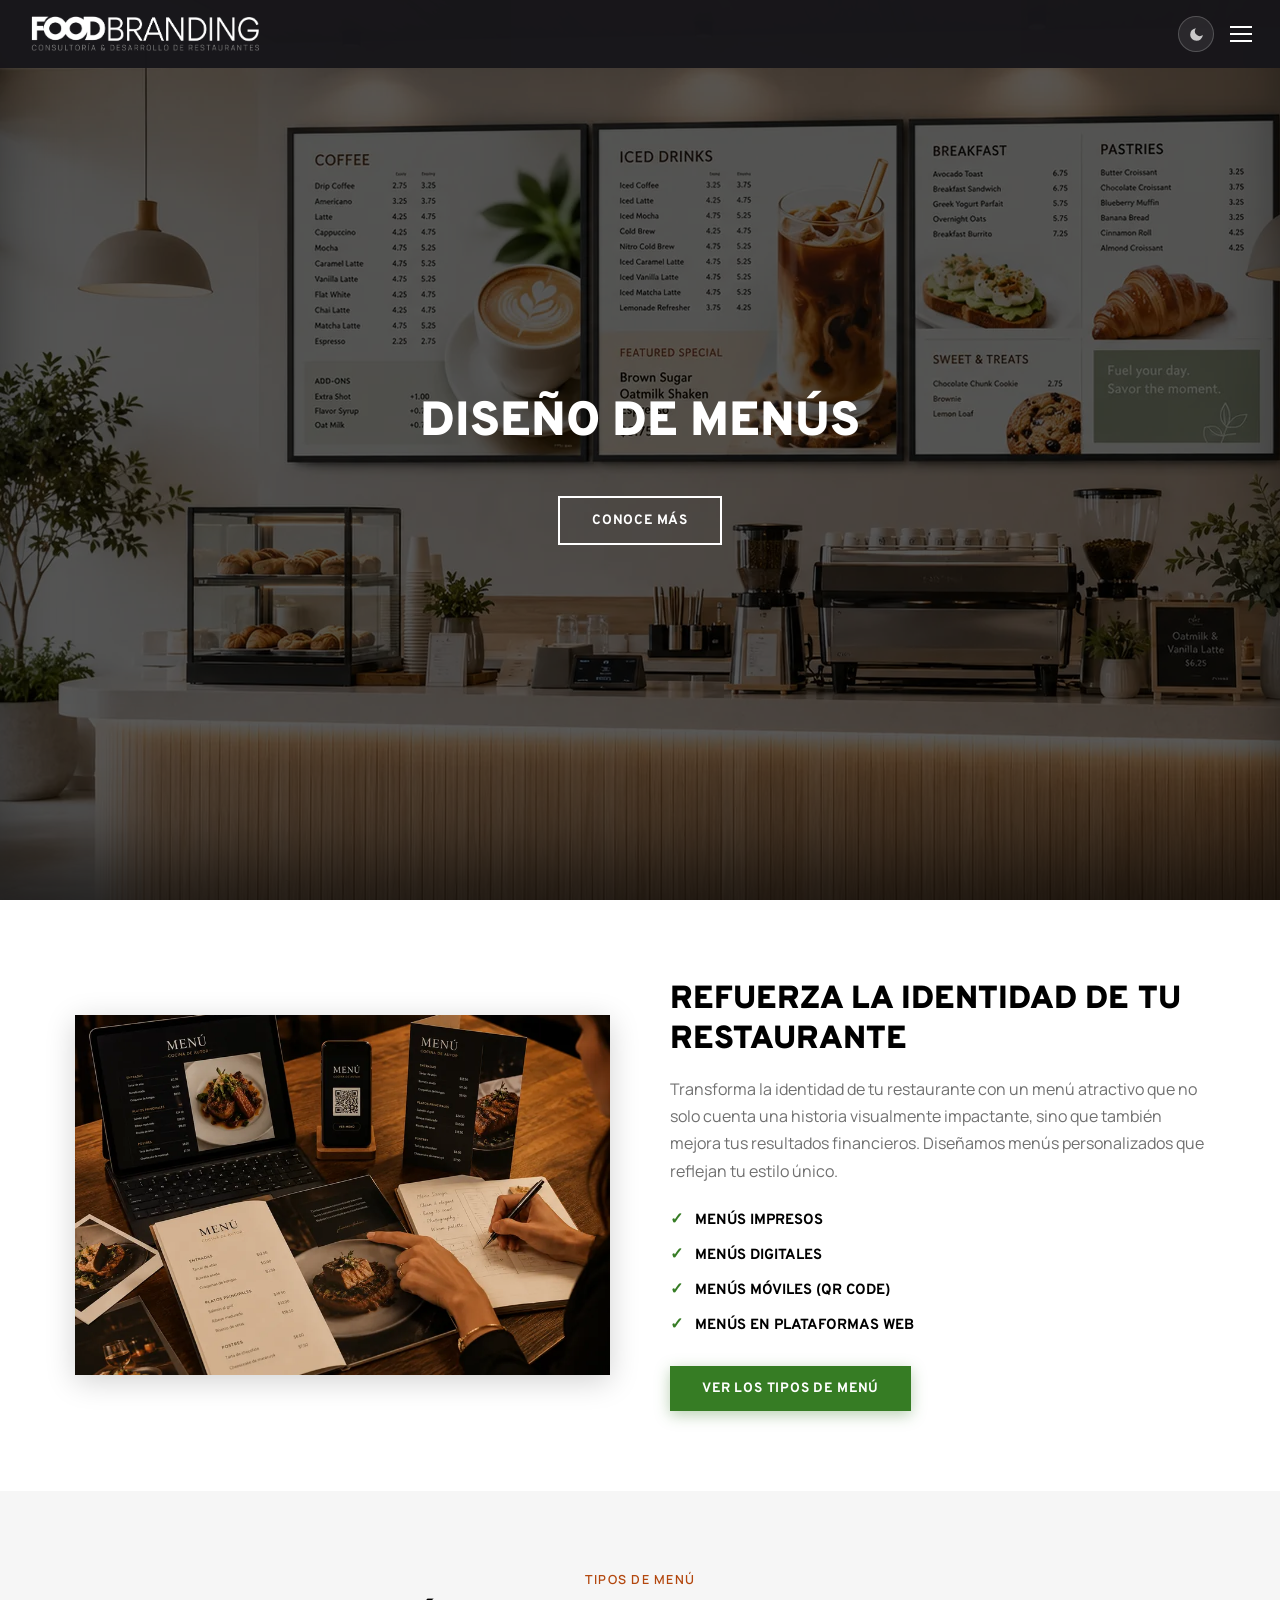
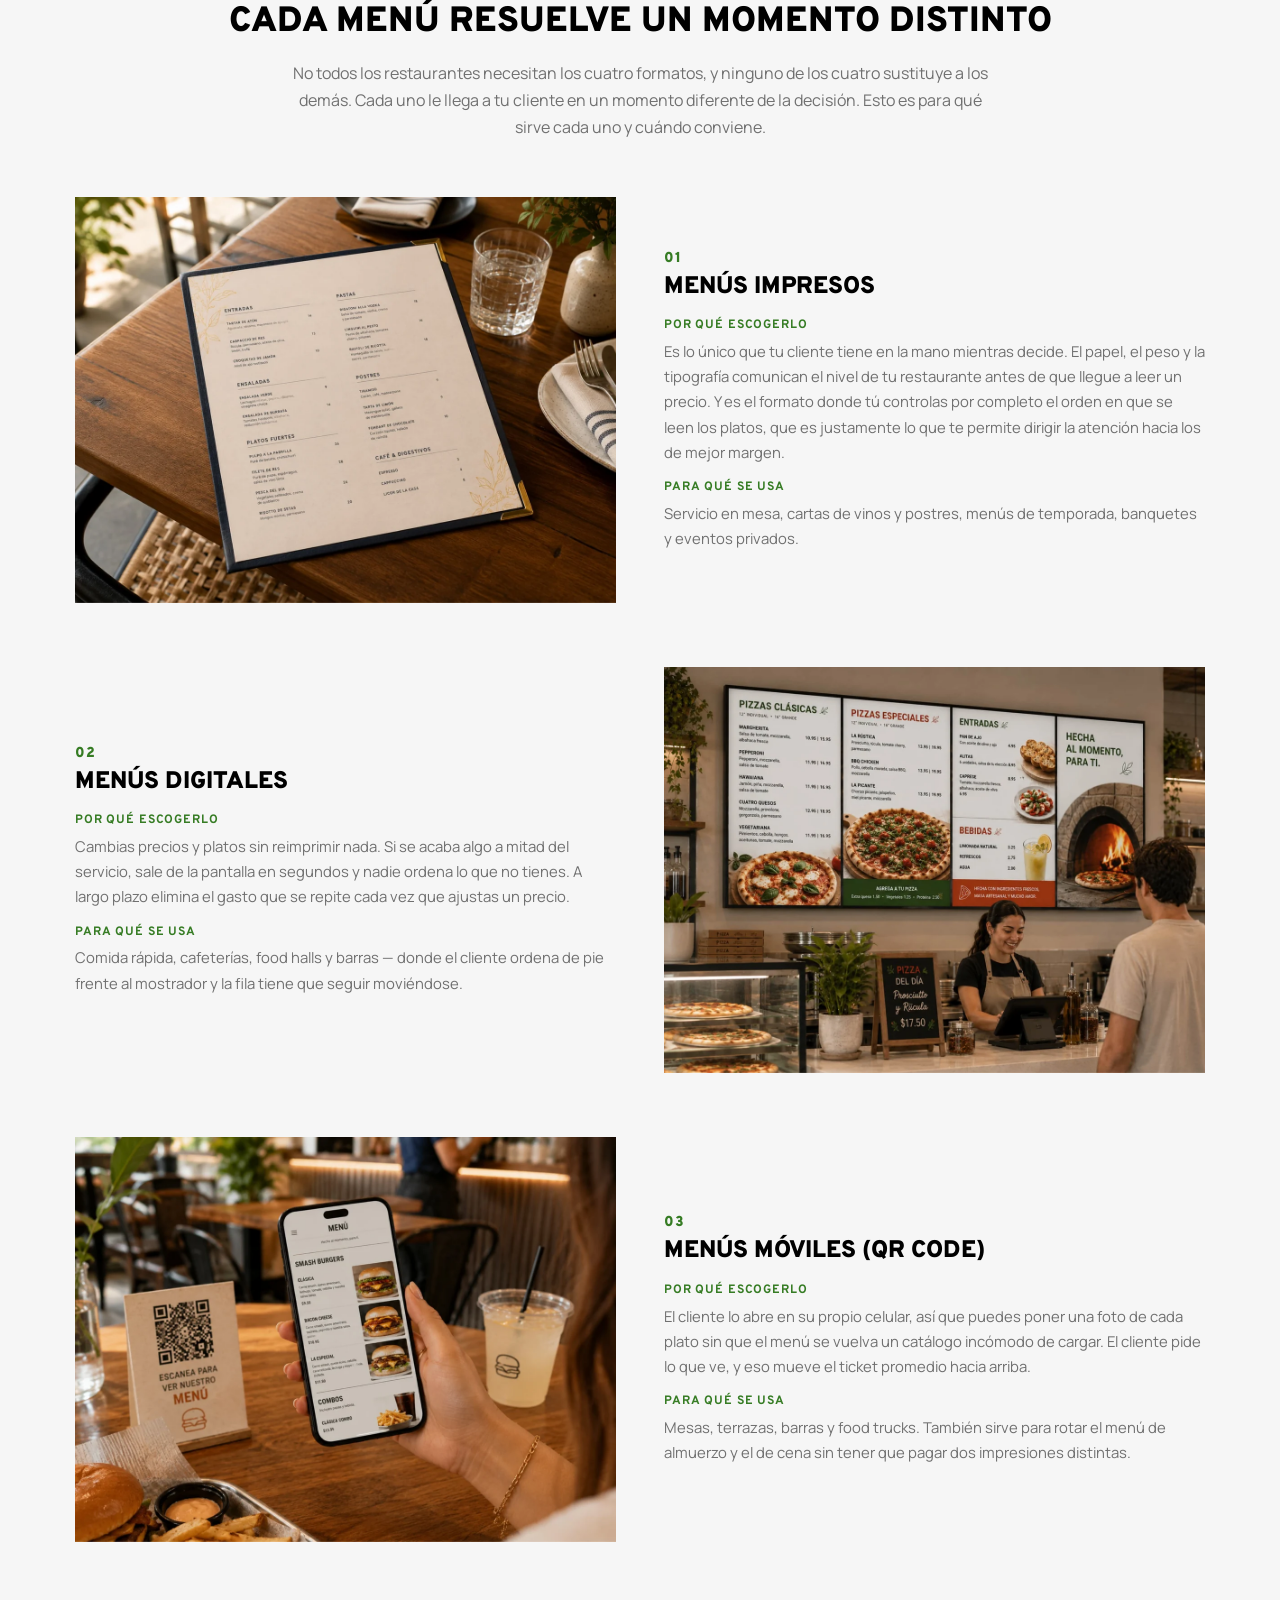
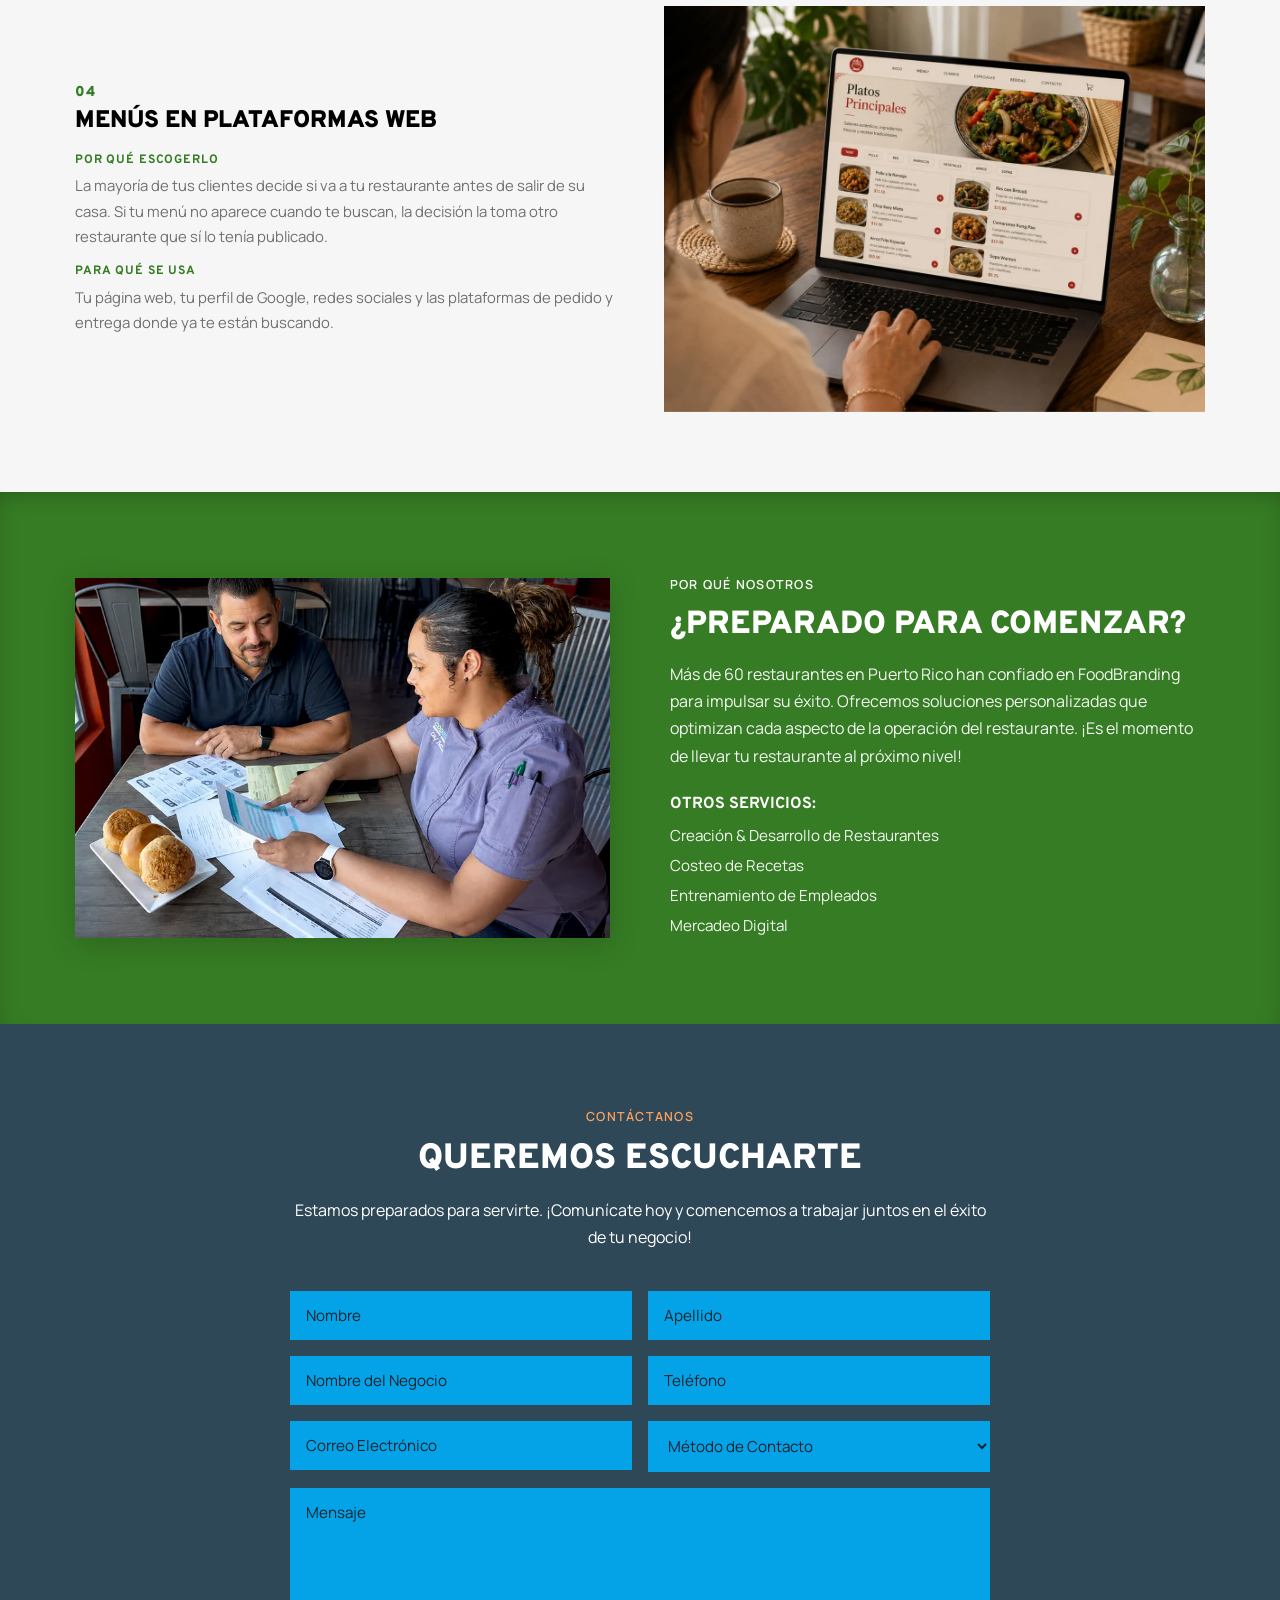
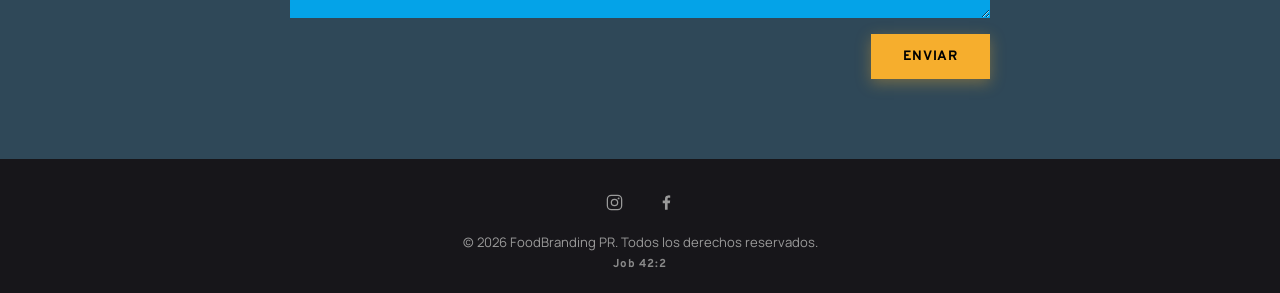
<file: diseno-de-menus/index.html>
<!DOCTYPE html>
<html lang="es">
<head>
  <meta charset="UTF-8">
  <meta name="viewport" content="width=device-width, initial-scale=1.0">
  <meta name="description" content="Diseño de menús para restaurantes: impresos, móviles, digitales y de servicarro. Estructurados para tu cocina, tu cliente y tu margen.">
  <link rel="canonical" href="https://www.foodbrandingpr.com/diseno-de-menus/">
  <meta property="og:type" content="website">
  <meta property="og:site_name" content="FoodBranding PR">
  <meta property="og:locale" content="es_PR">
  <meta property="og:url" content="https://www.foodbrandingpr.com/diseno-de-menus/">
  <meta property="og:title" content="Diseño de Menús | FoodBranding PR">
  <meta property="og:description" content="Diseño de menús para restaurantes: impresos, móviles, digitales y de servicarro. Estructurados para tu cocina, tu cliente y tu margen.">
  <meta property="og:image" content="https://www.foodbrandingpr.com/images/og-foodbranding.jpg">
  <meta property="og:image:width" content="1200">
  <meta property="og:image:height" content="630">
  <meta name="twitter:card" content="summary_large_image">
  <meta name="twitter:title" content="Diseño de Menús | FoodBranding PR">
  <meta name="twitter:description" content="Diseño de menús para restaurantes: impresos, móviles, digitales y de servicarro. Estructurados para tu cocina, tu cliente y tu margen.">
  <meta name="twitter:image" content="https://www.foodbrandingpr.com/images/og-foodbranding.jpg">
  <link rel="icon" href="../favicon.ico" sizes="any">
  <link rel="apple-touch-icon" href="../images/apple-touch-icon.png">
  <title>Diseño de Menús | FoodBranding | Desde la idea hasta el éxito</title>
  <link rel="stylesheet" href="../shared.css">
  <script>(function(){var s=localStorage.getItem('fb-theme');var d=window.matchMedia('(prefers-color-scheme: dark)').matches;document.documentElement.setAttribute('data-theme',s||(d?'dark':'light'));})();</script>
</head>
<body>
<div id="fb-progress-bar"></div>

<!-- SIDE MENU OVERLAY -->
<div class="side-overlay" id="sideOverlay" onclick="closeMenu()"></div>

<!-- SIDE PANEL -->
<div class="side-panel" id="sidePanel">
  <div class="side-top">
    <span>&#9990; (787) 510-0010</span>
    <span>&#9993; info@foodbrandingpr.com</span>
  </div>
  <button class="side-close" onclick="closeMenu()" aria-label="Cerrar">&#10005;</button>
  <nav class="side-nav">
    <a href="../index.html">Home</a>
    <a href="../creacion-de-conceptos/index.html">Creación &amp; Desarrollo de Restaurantes</a>
    <a href="../costeo-de-recetas/index.html">Costeo de Recetas</a>
    <a href="../entrenamiento-de-empleados/index.html">Entrenamiento de Empleados</a>
    <a href="../diseno-de-menus/index.html">Diseño de Menús</a>
    <a href="../mercadeo-digital/index.html">Mercadeo Digital</a>
  </nav>
</div>

<!-- NAV -->
<nav id="mainNav">
  <a class="nav-logo" href="../index.html"><img src="../images/fb_logo.webp" height="44" alt="FoodBranding"></a>
  <div class="nav-actions">
    <button class="fb-theme-toggle" id="fbThemeToggle" aria-label="Cambiar tema">
      <svg class="icon-sun" viewBox="0 0 24 24"><path d="M12 1v2M12 21v2M4.22 4.22l1.42 1.42M18.36 18.36l1.42 1.42M1 12h2M21 12h2M4.22 19.78l1.42-1.42M18.36 5.64l1.42-1.42" stroke="rgba(255,255,255,0.85)" stroke-width="2" stroke-linecap="round" fill="none"/><circle cx="12" cy="12" r="5" fill="rgba(255,255,255,0.85)"/></svg>
      <svg class="icon-moon" viewBox="0 0 24 24"><path d="M21 12.79A9 9 0 1 1 11.21 3 7 7 0 0 0 21 12.79z" fill="rgba(255,255,255,0.75)"/></svg>
    </button>
    <button class="hamburger" id="hamburgerBtn" aria-label="Menú" onclick="openMenu()">
      <span></span><span></span><span></span>
    </button>
  </div>
</nav>

<!-- HERO -->
<section class="hero" style="background-image:url('../images/hero-diseno-menus.webp');">
  <div class="hero-content">
    <h1 class="hero-title">DISEÑO DE MENÚS</h1>
    <a href="#main" class="btn btn-outline-blanco hero-btn">CONOCE MÁS</a>
  </div>
</section>

<!-- SECCIÓN PRINCIPAL -->
<section id="main" class="sub-main fade-in">
  <div class="inner">
    <div class="sub-two-col">
      <div class="sub-placeholder fade-left" style="background-image:url('../images/img-diseno-menus.webp'); background-size:cover; background-position:center;"></div>
      <div class="sub-right fade-right">
        <h2>REFUERZA LA IDENTIDAD DE TU RESTAURANTE</h2>
        <p>Transforma la identidad de tu restaurante con un menú atractivo que no solo cuenta una historia visualmente impactante, sino que también mejora tus resultados financieros. Diseñamos menús personalizados que reflejan tu estilo único.</p>
        <ul class="check-list">
          <li><span class="ci">&#10003;</span> Menús Impresos</li>
          <li><span class="ci">&#10003;</span> Menús Digitales</li>
          <li><span class="ci">&#10003;</span> Menús Móviles (QR Code)</li>
          <li><span class="ci">&#10003;</span> Menús en Plataformas Web</li>
        </ul>
        <a href="#tipos-de-menu" class="btn btn-verde">VER LOS TIPOS DE MENÚ</a>
      </div>
    </div>
  </div>
</section>

<!-- TIPOS DE MENÚ -->
<section id="tipos-de-menu" class="tipos fade-in">
  <div class="inner">
    <span class="tag">TIPOS DE MENÚ</span>
    <h2>CADA MENÚ RESUELVE UN MOMENTO DISTINTO</h2>
    <p class="tipos-intro">No todos los restaurantes necesitan los cuatro formatos, y ninguno de
    los cuatro sustituye a los demás. Cada uno le llega a tu cliente en un momento diferente de la
    decisión. Esto es para qué sirve cada uno y cuándo conviene.</p>

    <!-- 01 IMPRESOS -->
    <article class="tipo fade-in">
      <div class="tipo-foto tiene-foto" role="img"
           aria-label="Menú impreso en carpeta con esquinas doradas, sobre una mesa de madera"
           style="background-image:url('../images/menu-impreso.webp');"></div>
      <div class="tipo-texto">
        <span class="tipo-num">01</span>
        <h3>Menús Impresos</h3>
        <p><strong>Por qué escogerlo</strong>Es lo único que tu cliente tiene en la mano mientras
        decide. El papel, el peso y la tipografía comunican el nivel de tu restaurante antes de que
        llegue a leer un precio. Y es el formato donde tú controlas por completo el orden en que se
        leen los platos, que es justamente lo que te permite dirigir la atención hacia los de mejor
        margen.</p>
        <p><strong>Para qué se usa</strong>Servicio en mesa, cartas de vinos y postres, menús de
        temporada, banquetes y eventos privados.</p>
      </div>
    </article>

    <!-- 02 DIGITALES -->
    <article class="tipo tipo--invertido fade-in">
      <div class="tipo-foto tiene-foto" role="img"
           aria-label="Pantallas de menú digital sobre el mostrador de una pizzería, con empleada atendiendo a un cliente"
           style="background-image:url('../images/menu-digital.webp');"></div>
      <div class="tipo-texto">
        <span class="tipo-num">02</span>
        <h3>Menús Digitales</h3>
        <p><strong>Por qué escogerlo</strong>Cambias precios y platos sin reimprimir nada. Si se
        acaba algo a mitad del servicio, sale de la pantalla en segundos y nadie ordena lo que no
        tienes. A largo plazo elimina el gasto que se repite cada vez que ajustas un precio.</p>
        <p><strong>Para qué se usa</strong>Comida rápida, cafeterías, food halls y barras — donde el
        cliente ordena de pie frente al mostrador y la fila tiene que seguir moviéndose.</p>
      </div>
    </article>

    <!-- 03 MÓVILES (QR) -->
    <article class="tipo fade-in">
      <div class="tipo-foto tiene-foto" role="img"
           aria-label="Clienta viendo el menú en su celular en la mesa, junto a un letrero con código QR"
           style="background-image:url('../images/menu-movil-qr.webp');"></div>
      <div class="tipo-texto">
        <span class="tipo-num">03</span>
        <h3>Menús Móviles (QR Code)</h3>
        <p><strong>Por qué escogerlo</strong>El cliente lo abre en su propio celular, así que puedes
        poner una foto de cada plato sin que el menú se vuelva un catálogo incómodo de cargar. El
        cliente pide lo que ve, y eso mueve el ticket promedio hacia arriba.</p>
        <p><strong>Para qué se usa</strong>Mesas, terrazas, barras y food trucks. También sirve para
        rotar el menú de almuerzo y el de cena sin tener que pagar dos impresiones distintas.</p>
      </div>
    </article>

    <!-- 04 PLATAFORMAS WEB -->
    <article class="tipo tipo--invertido fade-in">
      <div class="tipo-foto tiene-foto" role="img"
           aria-label="Persona viendo el menú de un restaurante en una laptop desde su casa, con una taza de café al lado"
           style="background-image:url('../images/menu-plataformas-web.webp');"></div>
      <div class="tipo-texto">
        <span class="tipo-num">04</span>
        <h3>Menús en Plataformas Web</h3>
        <p><strong>Por qué escogerlo</strong>La mayoría de tus clientes decide si va a tu restaurante
        antes de salir de su casa. Si tu menú no aparece cuando te buscan, la decisión la toma otro
        restaurante que sí lo tenía publicado.</p>
        <p><strong>Para qué se usa</strong>Tu página web, tu perfil de Google, redes sociales y las
        plataformas de pedido y entrega donde ya te están buscando.</p>
      </div>
    </article>

  </div>
</section>

<!-- POR QUÉ NOSOTROS -->
<section class="por-que fade-in">
  <div class="inner">
    <div class="sub-two-col">
      <div class="sub-placeholder fade-left" style="background-image:url('../images/por-que-nosotros.webp'); background-size:cover; background-position:center;"></div>
      <div class="sub-right fade-right">
        <span class="tag">POR QUÉ NOSOTROS</span>
        <h2>¿PREPARADO PARA COMENZAR?</h2>
        <p>Más de 60 restaurantes en Puerto Rico han confiado en FoodBranding para impulsar su éxito. Ofrecemos soluciones personalizadas que optimizan cada aspecto de la operación del restaurante. ¡Es el momento de llevar tu restaurante al próximo nivel!</p>
        <h3>Otros Servicios:</h3>
        <ul class="otros-links">
          <li><a href="../creacion-de-conceptos/index.html">Creación &amp; Desarrollo de Restaurantes</a></li>
          <li><a href="../costeo-de-recetas/index.html">Costeo de Recetas</a></li>
          <li><a href="../entrenamiento-de-empleados/index.html">Entrenamiento de Empleados</a></li>
          <li><a href="../mercadeo-digital/index.html">Mercadeo Digital</a></li>
        </ul>
      </div>
    </div>
  </div>
</section>

<!-- CONTACTO -->
<section id="contacto" class="fade-in">
  <div class="inner">
    <span class="tag">CONTÁCTANOS</span>
    <h2>QUEREMOS ESCUCHARTE</h2>
    <p>Estamos preparados para servirte. ¡Comunícate hoy y comencemos a trabajar juntos en el éxito de tu negocio!</p>
    <form class="contact-form" data-whatsapp="17875100010">
      <!-- Cada campo lleva su <label> real, asociado por for/id. Va oculto a la vista
           (.sr-only) para no cambiar el diseño, pero un lector de pantalla lo anuncia.
           Antes solo había placeholder: los campos se leían sin nombre. 10 ago 2026. -->
      <div class="form-row">
        <div class="form-campo">
          <label class="sr-only" for="fb-nombre">Nombre</label>
          <input type="text" id="fb-nombre" name="nombre" placeholder="Nombre"
                 autocomplete="given-name" required>
        </div>
        <div class="form-campo">
          <label class="sr-only" for="fb-apellido">Apellido</label>
          <input type="text" id="fb-apellido" name="apellido" placeholder="Apellido"
                 autocomplete="family-name" required>
        </div>
      </div>
      <div class="form-row">
        <div class="form-campo">
          <label class="sr-only" for="fb-negocio">Nombre del Negocio</label>
          <input type="text" id="fb-negocio" name="negocio" placeholder="Nombre del Negocio"
                 autocomplete="organization">
        </div>
        <div class="form-campo">
          <label class="sr-only" for="fb-telefono">Teléfono</label>
          <input type="tel" id="fb-telefono" name="telefono" placeholder="Teléfono"
                 autocomplete="tel">
        </div>
      </div>
      <div class="form-row">
        <div class="form-campo">
          <label class="sr-only" for="fb-email">Correo Electrónico</label>
          <input type="email" id="fb-email" name="email" placeholder="Correo Electrónico"
                 autocomplete="email" required>
        </div>
        <div class="form-campo">
          <label class="sr-only" for="fb-metodo">Método de Contacto</label>
          <select id="fb-metodo" name="metodo_contacto">
            <option value="">Método de Contacto</option>
            <option value="llamada">Llamada</option>
            <option value="whatsapp">WhatsApp</option>
            <option value="email">Email</option>
          </select>
        </div>
      </div>
      <label class="sr-only" for="fb-mensaje">Mensaje</label>
      <textarea id="fb-mensaje" name="mensaje" placeholder="Mensaje"></textarea>
      <div class="form-submit">
        <button type="submit" class="btn btn-amarillo">ENVIAR</button>
      </div>
    </form>
  </div>
</section>

<footer class="fade-in">
  <div class="inner">
    <div class="footer-redes">
      <a href="https://www.instagram.com/foodbrandingpr/" target="_blank" rel="noopener" aria-label="FoodBranding en Instagram">
        <svg viewBox="0 0 24 24" aria-hidden="true"><rect x="3" y="3" width="18" height="18" rx="5"/><circle cx="12" cy="12" r="4"/><circle cx="17.2" cy="6.8" r="1.2" fill="currentColor" stroke="none"/></svg>
      </a>
      <a href="https://www.facebook.com/foodbrandingpr/" target="_blank" rel="noopener" aria-label="FoodBranding en Facebook">
        <svg viewBox="0 0 24 24" aria-hidden="true"><path fill="currentColor" stroke="none" d="M13.4 21v-8.2h2.8l.42-3.2H13.4V7.53c0-.93.26-1.56 1.59-1.56h1.7V3.11A22.7 22.7 0 0 0 14.2 3c-2.46 0-4.14 1.5-4.14 4.25V9.6H7.25v3.2h2.81V21h3.34Z"/></svg>
      </a>
    </div>
    <p>&copy; 2026 FoodBranding PR. Todos los derechos reservados.</p>
    <p class="footer-cita">Job 42:2</p>
  </div>
</footer>

<script>
function openMenu() {
  document.getElementById('sidePanel').classList.add('open');
  document.getElementById('sideOverlay').classList.add('active');
  document.body.classList.add('menu-open');
}
function closeMenu() {
  document.getElementById('sidePanel').classList.remove('open');
  document.getElementById('sideOverlay').classList.remove('active');
  document.body.classList.remove('menu-open');
}
document.addEventListener('keydown', function(e) {
  if (e.key === 'Escape') closeMenu();
});
document.querySelectorAll('a[href^="#"]').forEach(function(link) {
  link.addEventListener('click', function(e) {
    var target = document.querySelector(this.getAttribute('href'));
    if (!target) return;
    e.preventDefault();
    closeMenu();
    target.scrollIntoView({ behavior: 'smooth', block: 'start' });
  });
});
window.addEventListener('scroll', function() {
  var nav = document.getElementById('mainNav');
  if (nav) nav.style.boxShadow = window.scrollY > 40 ? '0 2px 20px rgba(0,0,0,0.5)' : 'none';
});

// === ANIMACIONES SCROLL ===
(function() {
  var selectors = '.fade-in, .fade-in-stagger, .fade-left, .fade-right, .scale-in';
  var els = document.querySelectorAll(selectors);
  if (!els.length) return;
  var io = new IntersectionObserver(function(entries) {
    entries.forEach(function(entry) {
      if (entry.isIntersecting) {
        entry.target.classList.add('visible');
        io.unobserve(entry.target);
      }
    });
  }, { threshold: 0.12 });
  els.forEach(function(el) { io.observe(el); });
})();
(function(){var bar=document.getElementById('fb-progress-bar');if(bar&&bar.parentNode!==document.documentElement){document.documentElement.appendChild(bar);}function u(){var h=document.documentElement.scrollHeight-window.innerHeight;if(!bar||h<=0)return;bar.style.width=(window.scrollY/h*100)+'%';}window.addEventListener('scroll',u,{passive:true});window.addEventListener('load',u);setTimeout(u,300);u();})();
(function(){var btn=document.getElementById('fbThemeToggle');if(!btn)return;btn.addEventListener('click',function(){var c=document.documentElement.getAttribute('data-theme');var n=c==='dark'?'light':'dark';document.documentElement.setAttribute('data-theme',n);localStorage.setItem('fb-theme',n);});})();
</script>
<script src="../shared.js"></script>
</body>
</html>
</file>
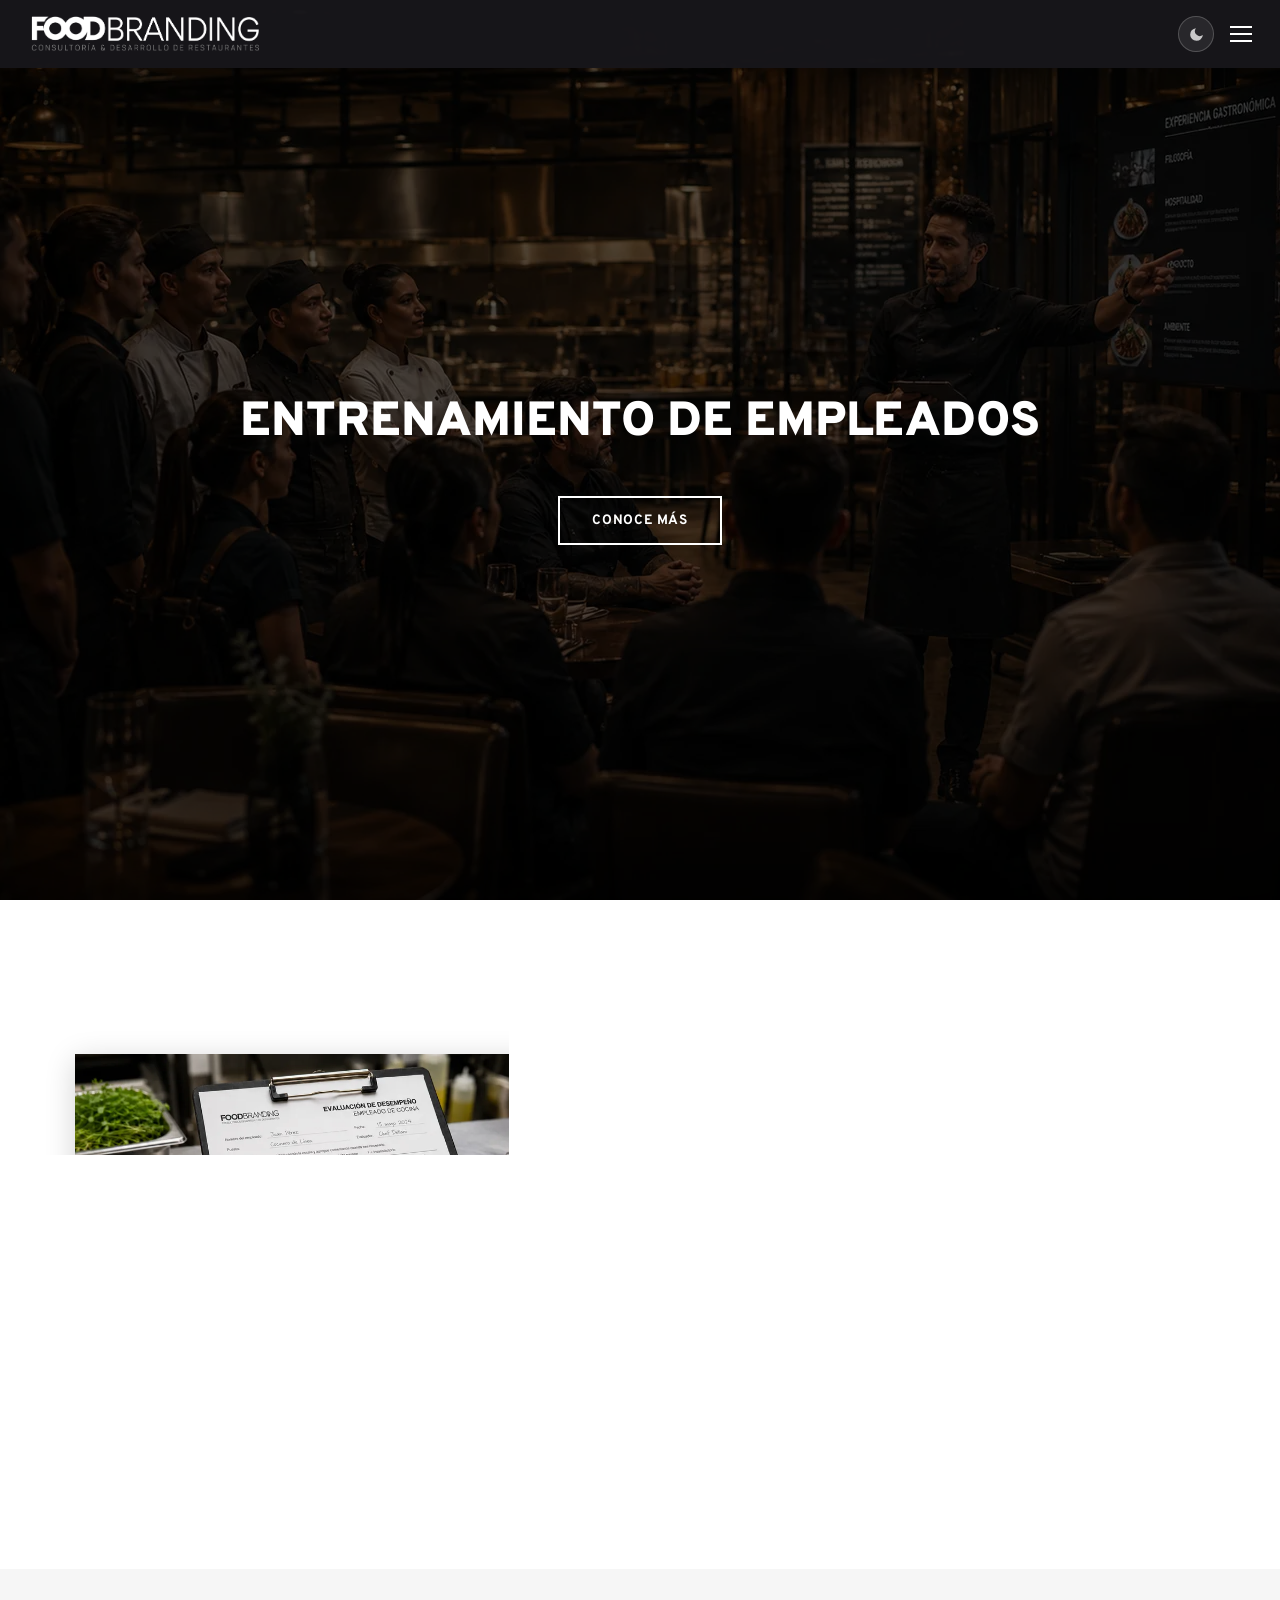
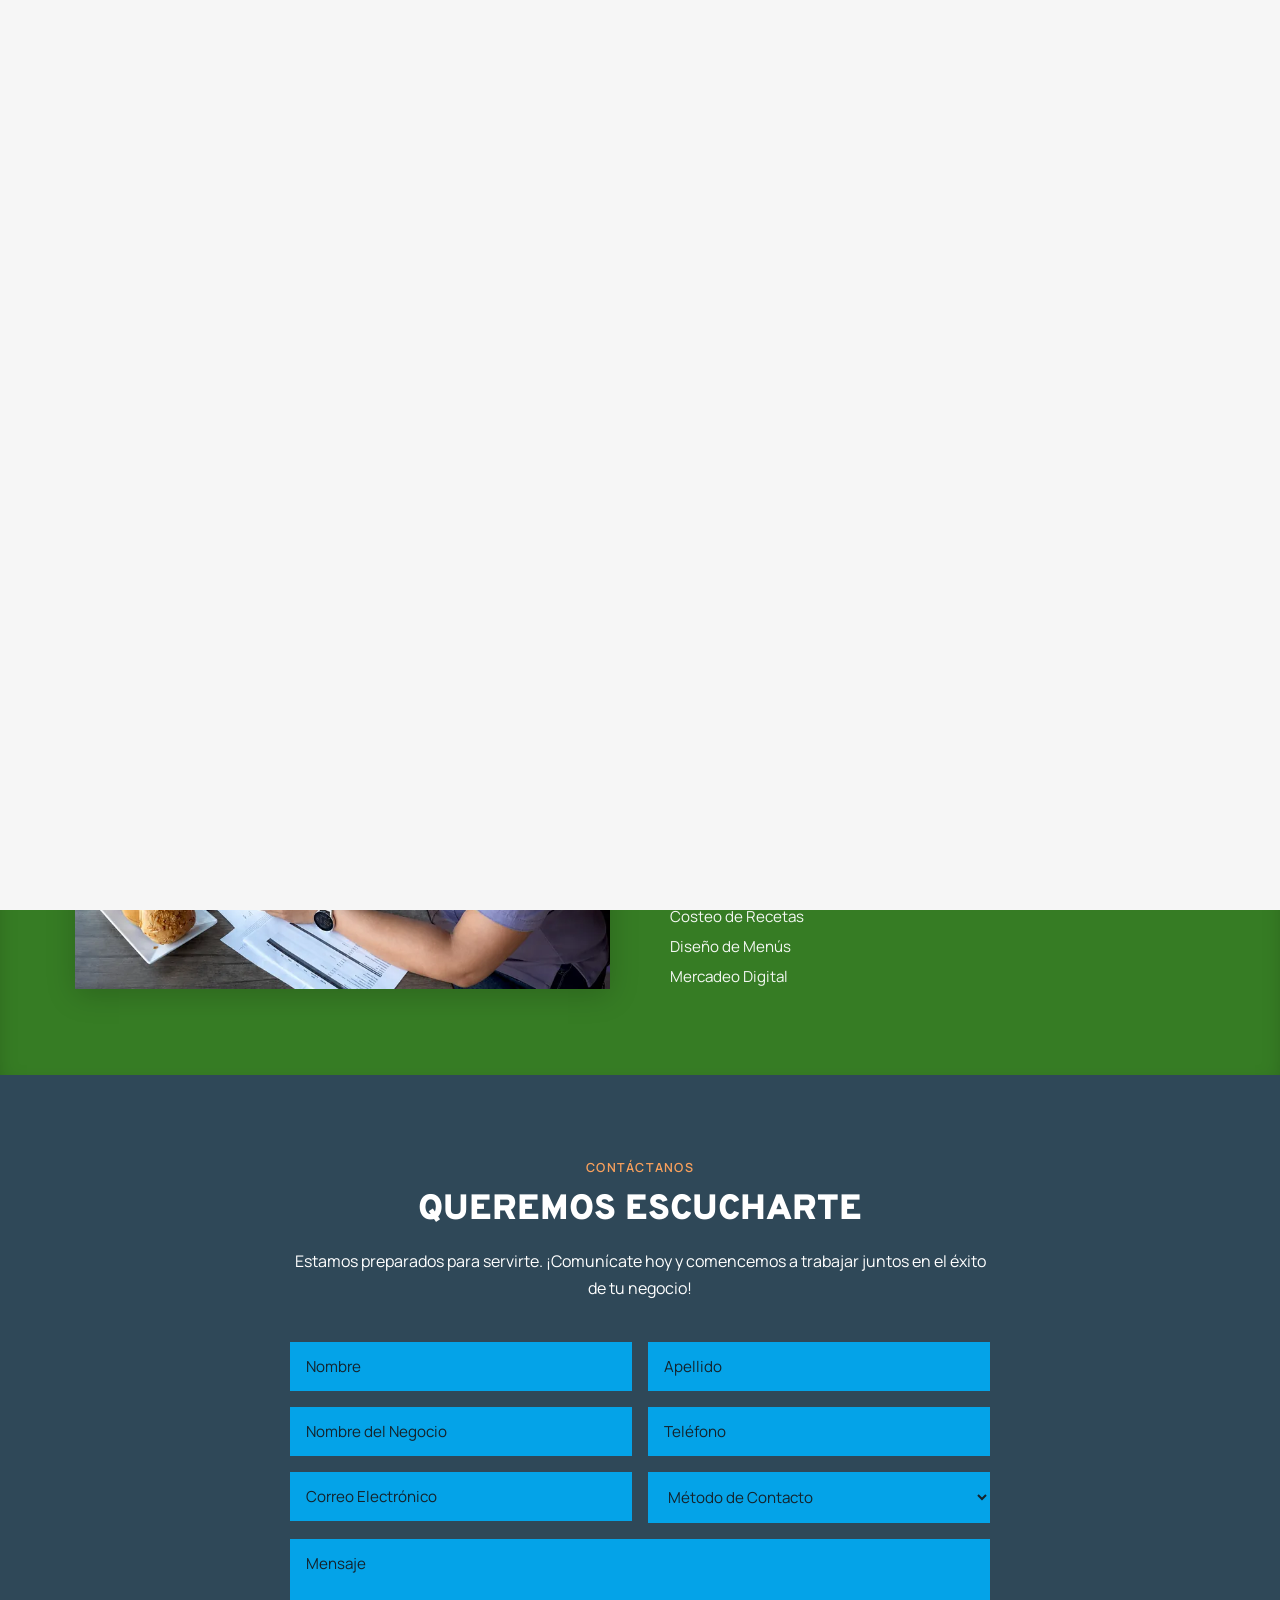
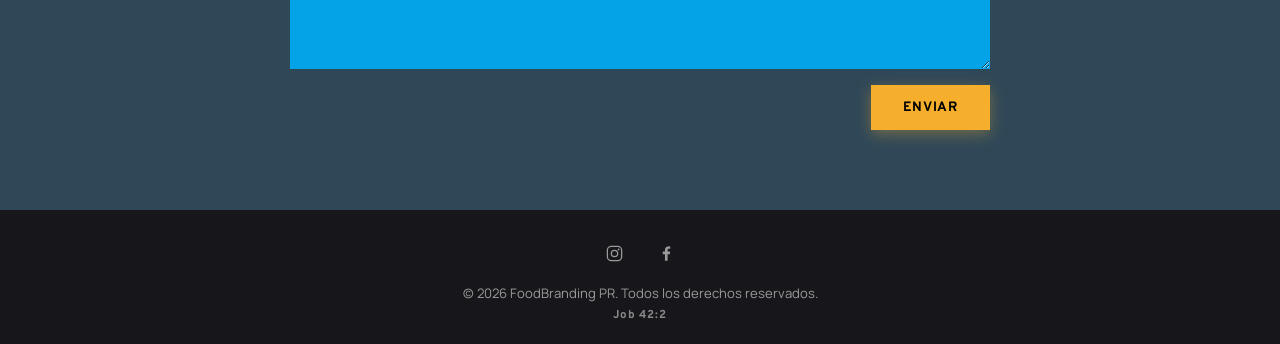
<file: entrenamiento-de-empleados/index.html>
<!DOCTYPE html>
<html lang="es">
<head>
  <meta charset="UTF-8">
  <meta name="viewport" content="width=device-width, initial-scale=1.0">
  <meta name="description" content="Entrenamos a tu equipo para que la operación corra igual todos los días: estaciones, estándares de servicio, procesos de cocina y seguimiento.">
  <link rel="canonical" href="https://www.foodbrandingpr.com/entrenamiento-de-empleados/">
  <meta property="og:type" content="website">
  <meta property="og:site_name" content="FoodBranding PR">
  <meta property="og:locale" content="es_PR">
  <meta property="og:url" content="https://www.foodbrandingpr.com/entrenamiento-de-empleados/">
  <meta property="og:title" content="Entrenamiento de Empleados | FoodBranding PR">
  <meta property="og:description" content="Entrenamos a tu equipo para que la operación corra igual todos los días: estaciones, estándares de servicio, procesos de cocina y seguimiento.">
  <meta property="og:image" content="https://www.foodbrandingpr.com/images/og-foodbranding.jpg">
  <meta property="og:image:width" content="1200">
  <meta property="og:image:height" content="630">
  <meta name="twitter:card" content="summary_large_image">
  <meta name="twitter:title" content="Entrenamiento de Empleados | FoodBranding PR">
  <meta name="twitter:description" content="Entrenamos a tu equipo para que la operación corra igual todos los días: estaciones, estándares de servicio, procesos de cocina y seguimiento.">
  <meta name="twitter:image" content="https://www.foodbrandingpr.com/images/og-foodbranding.jpg">
  <link rel="icon" href="../favicon.ico" sizes="any">
  <link rel="apple-touch-icon" href="../images/apple-touch-icon.png">
  <title>Entrenamiento de Empleados | FoodBranding | Desde la idea hasta el éxito</title>
  <link rel="stylesheet" href="../shared.css">
  <script>(function(){var s=localStorage.getItem('fb-theme');var d=window.matchMedia('(prefers-color-scheme: dark)').matches;document.documentElement.setAttribute('data-theme',s||(d?'dark':'light'));})();</script>
</head>
<body>
<div id="fb-progress-bar"></div>

<!-- SIDE MENU OVERLAY -->
<div class="side-overlay" id="sideOverlay" onclick="closeMenu()"></div>

<!-- SIDE PANEL -->
<div class="side-panel" id="sidePanel">
  <div class="side-top">
    <span>&#9990; (787) 510-0010</span>
    <span>&#9993; info@foodbrandingpr.com</span>
  </div>
  <button class="side-close" onclick="closeMenu()" aria-label="Cerrar">&#10005;</button>
  <nav class="side-nav">
    <a href="../index.html">Home</a>
    <a href="../creacion-de-conceptos/index.html">Creación &amp; Desarrollo de Restaurantes</a>
    <a href="../costeo-de-recetas/index.html">Costeo de Recetas</a>
    <a href="../entrenamiento-de-empleados/index.html">Entrenamiento de Empleados</a>
    <a href="../diseno-de-menus/index.html">Diseño de Menús</a>
    <a href="../mercadeo-digital/index.html">Mercadeo Digital</a>
  </nav>
</div>

<!-- NAV -->
<nav id="mainNav">
  <a class="nav-logo" href="../index.html"><img src="../images/fb_logo.webp" height="44" alt="FoodBranding"></a>
  <div class="nav-actions">
    <button class="fb-theme-toggle" id="fbThemeToggle" aria-label="Cambiar tema">
      <svg class="icon-sun" viewBox="0 0 24 24"><path d="M12 1v2M12 21v2M4.22 4.22l1.42 1.42M18.36 18.36l1.42 1.42M1 12h2M21 12h2M4.22 19.78l1.42-1.42M18.36 5.64l1.42-1.42" stroke="rgba(255,255,255,0.85)" stroke-width="2" stroke-linecap="round" fill="none"/><circle cx="12" cy="12" r="5" fill="rgba(255,255,255,0.85)"/></svg>
      <svg class="icon-moon" viewBox="0 0 24 24"><path d="M21 12.79A9 9 0 1 1 11.21 3 7 7 0 0 0 21 12.79z" fill="rgba(255,255,255,0.75)"/></svg>
    </button>
    <button class="hamburger" id="hamburgerBtn" aria-label="Menú" onclick="openMenu()">
      <span></span><span></span><span></span>
    </button>
  </div>
</nav>

<!-- HERO -->
<section class="hero" style="background-image:url('../images/hero-entrenamiento-empleados.webp');">
  <div class="hero-content">
    <h1 class="hero-title">ENTRENAMIENTO DE EMPLEADOS</h1>
    <a href="#main" class="btn btn-outline-blanco hero-btn">CONOCE MÁS</a>
  </div>
</section>

<!-- SECCIÓN PRINCIPAL -->
<section id="main" class="sub-main fade-in">
  <div class="inner">
    <div class="sub-two-col">
      <div class="sub-placeholder fade-left" style="background-image:url('../images/img-entrenamiento-empleados.webp'); background-size:cover; background-position:center;"></div>
      <div class="sub-right fade-right">
        <h2>TU EQUIPO SOSTIENE LA OPERACIÓN</h2>
        <p>De nada sirve un buen concepto si el equipo no lo puede ejecutar todos los días. Entrenamos a tu personal para que la operación corra consistente —en cocina, en servicio y en barra— con estándares claros que cualquiera pueda repetir, estés tú en el local o no.</p>
        <ul class="check-list">
          <li><span class="ci">&#10003;</span> Manejo y Estructura de Empleados</li>
          <li><span class="ci">&#10003;</span> Estándares de Servicio y Consistencia</li>
          <li><span class="ci">&#10003;</span> Procesos de Cocina y Barra</li>
          <li><span class="ci">&#10003;</span> Seguimiento y Evaluación del Equipo</li>
        </ul>
        <p>Diseñamos el programa según el tamaño de tu equipo y las horas que necesites.</p>
        <a href="#que-trabajamos" class="btn btn-verde">VER QUÉ TRABAJAMOS</a>
      </div>
    </div>
  </div>
</section>

<!-- QUÉ TRABAJAMOS CON TU EQUIPO -->
<section id="que-trabajamos" class="tipos fade-in">
  <div class="inner">
    <span class="tag">QUÉ TRABAJAMOS</span>
    <h2>ESTÁNDARES QUE SE SOSTIENEN SIN TI</h2>
    <p class="tipos-intro">Un equipo entrenado no es el que sabe hacer las cosas cuando tú estás
    mirando. Es el que las hace igual el martes a las 2:00 que el sábado en hora pico. Esto es lo
    que trabajamos para llegar ahí.</p>

    <!-- 01 -->
    <article class="tipo fade-in">
      <div class="tipo-foto tiene-foto" role="img"
           aria-label="Cuatro cocineros trabajando a la vez en una cocina abierta, cada uno en su propia estación: parrilla, corte, emplatado y entrega"
           style="background-image:url('../images/entren-estructura.webp');"></div>
      <div class="tipo-texto">
        <span class="tipo-num">01</span>
        <h3>Manejo y Estructura de Empleados</h3>
        <p><strong>El problema</strong>Cuando nadie es dueño de una estación, en hora pico todo el
        mundo hace un poco de todo y nada se termina bien. Las órdenes se cruzan y el cliente espera.</p>
        <p><strong>Qué hacemos</strong>Mapeamos quién responde por cada estación y cómo se mueve el
        trabajo cuando entra la avalancha. Definimos la comunicación corta que hace falta en cocina y
        quién verifica antes de que la orden salga. Cada persona sabe qué le toca sin preguntar.</p>
      </div>
    </article>

    <!-- 02 -->
    <article class="tipo tipo--invertido fade-in">
      <div class="tipo-foto tiene-foto" role="img"
           aria-label="Una supervisora repasa los estándares con cuatro miembros de su equipo reunidos en círculo en el comedor antes de abrir, con las sillas todavía montadas sobre las mesas"
           style="background-image:url('../images/entren-servicio.webp');"></div>
      <div class="tipo-texto">
        <span class="tipo-num">02</span>
        <h3>Estándares de Servicio y Consistencia</h3>
        <p><strong>El problema</strong>«Da buen servicio» no es una instrucción. Cada empleado lo
        interpreta distinto, y el cliente recibe una experiencia diferente según quién le tocó.</p>
        <p><strong>Qué hacemos</strong>Bajamos el estándar a escenarios concretos: qué hacer, qué
        decir y qué no decir con el cliente que llega con prisa, el que está indeciso, el que se
        queja, el que recibió la orden equivocada. Y dejamos claro hasta dónde puede resolver cada
        empleado sin buscarte.</p>
      </div>
    </article>

    <!-- 03 -->
    <article class="tipo fade-in">
      <div class="tipo-foto tiene-foto" role="img"
           aria-label="Un cocinero salsea un plato de pulpo con papas mientras la báscula al lado muestra la porción exacta de salsa de cilantro"
           style="background-image:url('../images/entren-cocina.webp');"></div>
      <div class="tipo-texto">
        <span class="tipo-num">03</span>
        <h3>Procesos de Cocina y Barra</h3>
        <p><strong>El problema</strong>El mismo plato sale distinto según quién lo prepare. Ahí se te
        va el margen que calculaste en el costeo, y el cliente que vuelve no encuentra lo que le gustó.</p>
        <p><strong>Qué hacemos</strong>Trabajamos los tres controles diarios —porción, rendimiento y
        temperatura— y la verificación final de cada orden antes de entregarla: que salga segura,
        completa, limpia y fácil de comer. El costeo solo se sostiene si la cocina lo respeta.</p>
      </div>
    </article>

    <!-- 04 -->
    <article class="tipo tipo--invertido fade-in">
      <div class="tipo-foto tiene-foto" role="img"
           aria-label="Un chef repasa una lista en un clipboard junto a un cocinero joven al final de la línea de cocina"
           style="background-image:url('../images/entren-seguimiento.webp');"></div>
      <div class="tipo-texto">
        <span class="tipo-num">04</span>
        <h3>Seguimiento y Evaluación del Equipo</h3>
        <p><strong>El problema</strong>Un entrenamiento que no se mide, se pierde. En un par de
        semanas el equipo vuelve a como hacía las cosas antes, y nadie se entera hasta que llega la
        primera queja.</p>
        <p><strong>Qué hacemos</strong>Te dejamos cómo observar y evaluar, con qué frecuencia, y qué
        hacer cuando alguien se sale del estándar. La idea no es que dependas de nosotros: es que tu
        supervisor pueda sostenerlo solo.</p>
      </div>
    </article>

  </div>
</section>

<!-- POR QUÉ NOSOTROS -->
<section class="por-que fade-in">
  <div class="inner">
    <div class="sub-two-col">
      <div class="sub-placeholder fade-left" style="background-image:url('../images/por-que-nosotros.webp'); background-size:cover; background-position:center;"></div>
      <div class="sub-right fade-right">
        <span class="tag">POR QUÉ NOSOTROS</span>
        <h2>¿PREPARADO PARA COMENZAR?</h2>
        <p>Más de 60 restaurantes en Puerto Rico han confiado en FoodBranding para impulsar su éxito. Ofrecemos soluciones personalizadas que optimizan cada aspecto de la operación del restaurante. ¡Es el momento de llevar tu restaurante al próximo nivel!</p>
        <h3>Otros Servicios:</h3>
        <ul class="otros-links">
          <li><a href="../creacion-de-conceptos/index.html">Creación &amp; Desarrollo de Restaurantes</a></li>
          <li><a href="../costeo-de-recetas/index.html">Costeo de Recetas</a></li>
          <li><a href="../diseno-de-menus/index.html">Diseño de Menús</a></li>
          <li><a href="../mercadeo-digital/index.html">Mercadeo Digital</a></li>
        </ul>
      </div>
    </div>
  </div>
</section>

<!-- CONTACTO -->
<section id="contacto" class="fade-in">
  <div class="inner">
    <span class="tag">CONTÁCTANOS</span>
    <h2>QUEREMOS ESCUCHARTE</h2>
    <p>Estamos preparados para servirte. ¡Comunícate hoy y comencemos a trabajar juntos en el éxito de tu negocio!</p>
    <form class="contact-form" data-whatsapp="17875100010">
      <!-- Cada campo lleva su <label> real, asociado por for/id. Va oculto a la vista
           (.sr-only) para no cambiar el diseño, pero un lector de pantalla lo anuncia.
           Antes solo había placeholder: los campos se leían sin nombre. 10 ago 2026. -->
      <div class="form-row">
        <div class="form-campo">
          <label class="sr-only" for="fb-nombre">Nombre</label>
          <input type="text" id="fb-nombre" name="nombre" placeholder="Nombre"
                 autocomplete="given-name" required>
        </div>
        <div class="form-campo">
          <label class="sr-only" for="fb-apellido">Apellido</label>
          <input type="text" id="fb-apellido" name="apellido" placeholder="Apellido"
                 autocomplete="family-name" required>
        </div>
      </div>
      <div class="form-row">
        <div class="form-campo">
          <label class="sr-only" for="fb-negocio">Nombre del Negocio</label>
          <input type="text" id="fb-negocio" name="negocio" placeholder="Nombre del Negocio"
                 autocomplete="organization">
        </div>
        <div class="form-campo">
          <label class="sr-only" for="fb-telefono">Teléfono</label>
          <input type="tel" id="fb-telefono" name="telefono" placeholder="Teléfono"
                 autocomplete="tel">
        </div>
      </div>
      <div class="form-row">
        <div class="form-campo">
          <label class="sr-only" for="fb-email">Correo Electrónico</label>
          <input type="email" id="fb-email" name="email" placeholder="Correo Electrónico"
                 autocomplete="email" required>
        </div>
        <div class="form-campo">
          <label class="sr-only" for="fb-metodo">Método de Contacto</label>
          <select id="fb-metodo" name="metodo_contacto">
            <option value="">Método de Contacto</option>
            <option value="llamada">Llamada</option>
            <option value="whatsapp">WhatsApp</option>
            <option value="email">Email</option>
          </select>
        </div>
      </div>
      <label class="sr-only" for="fb-mensaje">Mensaje</label>
      <textarea id="fb-mensaje" name="mensaje" placeholder="Mensaje"></textarea>
      <div class="form-submit">
        <button type="submit" class="btn btn-amarillo">ENVIAR</button>
      </div>
    </form>
  </div>
</section>

<footer class="fade-in">
  <div class="inner">
    <div class="footer-redes">
      <a href="https://www.instagram.com/foodbrandingpr/" target="_blank" rel="noopener" aria-label="FoodBranding en Instagram">
        <svg viewBox="0 0 24 24" aria-hidden="true"><rect x="3" y="3" width="18" height="18" rx="5"/><circle cx="12" cy="12" r="4"/><circle cx="17.2" cy="6.8" r="1.2" fill="currentColor" stroke="none"/></svg>
      </a>
      <a href="https://www.facebook.com/foodbrandingpr/" target="_blank" rel="noopener" aria-label="FoodBranding en Facebook">
        <svg viewBox="0 0 24 24" aria-hidden="true"><path fill="currentColor" stroke="none" d="M13.4 21v-8.2h2.8l.42-3.2H13.4V7.53c0-.93.26-1.56 1.59-1.56h1.7V3.11A22.7 22.7 0 0 0 14.2 3c-2.46 0-4.14 1.5-4.14 4.25V9.6H7.25v3.2h2.81V21h3.34Z"/></svg>
      </a>
    </div>
    <p>&copy; 2026 FoodBranding PR. Todos los derechos reservados.</p>
    <p class="footer-cita">Job 42:2</p>
  </div>
</footer>

<script>
function openMenu() {
  document.getElementById('sidePanel').classList.add('open');
  document.getElementById('sideOverlay').classList.add('active');
  document.body.classList.add('menu-open');
}
function closeMenu() {
  document.getElementById('sidePanel').classList.remove('open');
  document.getElementById('sideOverlay').classList.remove('active');
  document.body.classList.remove('menu-open');
}
document.addEventListener('keydown', function(e) {
  if (e.key === 'Escape') closeMenu();
});
document.querySelectorAll('a[href^="#"]').forEach(function(link) {
  link.addEventListener('click', function(e) {
    var target = document.querySelector(this.getAttribute('href'));
    if (!target) return;
    e.preventDefault();
    closeMenu();
    target.scrollIntoView({ behavior: 'smooth', block: 'start' });
  });
});
window.addEventListener('scroll', function() {
  var nav = document.getElementById('mainNav');
  if (nav) nav.style.boxShadow = window.scrollY > 40 ? '0 2px 20px rgba(0,0,0,0.5)' : 'none';
});

// === ANIMACIONES SCROLL ===
(function() {
  var selectors = '.fade-in, .fade-in-stagger, .fade-left, .fade-right, .scale-in';
  var els = document.querySelectorAll(selectors);
  if (!els.length) return;
  var io = new IntersectionObserver(function(entries) {
    entries.forEach(function(entry) {
      if (entry.isIntersecting) {
        entry.target.classList.add('visible');
        io.unobserve(entry.target);
      }
    });
  }, { threshold: 0.12 });
  els.forEach(function(el) { io.observe(el); });
})();
(function(){var bar=document.getElementById('fb-progress-bar');if(bar&&bar.parentNode!==document.documentElement){document.documentElement.appendChild(bar);}function u(){var h=document.documentElement.scrollHeight-window.innerHeight;if(!bar||h<=0)return;bar.style.width=(window.scrollY/h*100)+'%';}window.addEventListener('scroll',u,{passive:true});window.addEventListener('load',u);setTimeout(u,300);u();})();
(function(){var btn=document.getElementById('fbThemeToggle');if(!btn)return;btn.addEventListener('click',function(){var c=document.documentElement.getAttribute('data-theme');var n=c==='dark'?'light':'dark';document.documentElement.setAttribute('data-theme',n);localStorage.setItem('fb-theme',n);});})();
</script>
<script src="../shared.js"></script>
</body>
</html>
</file>
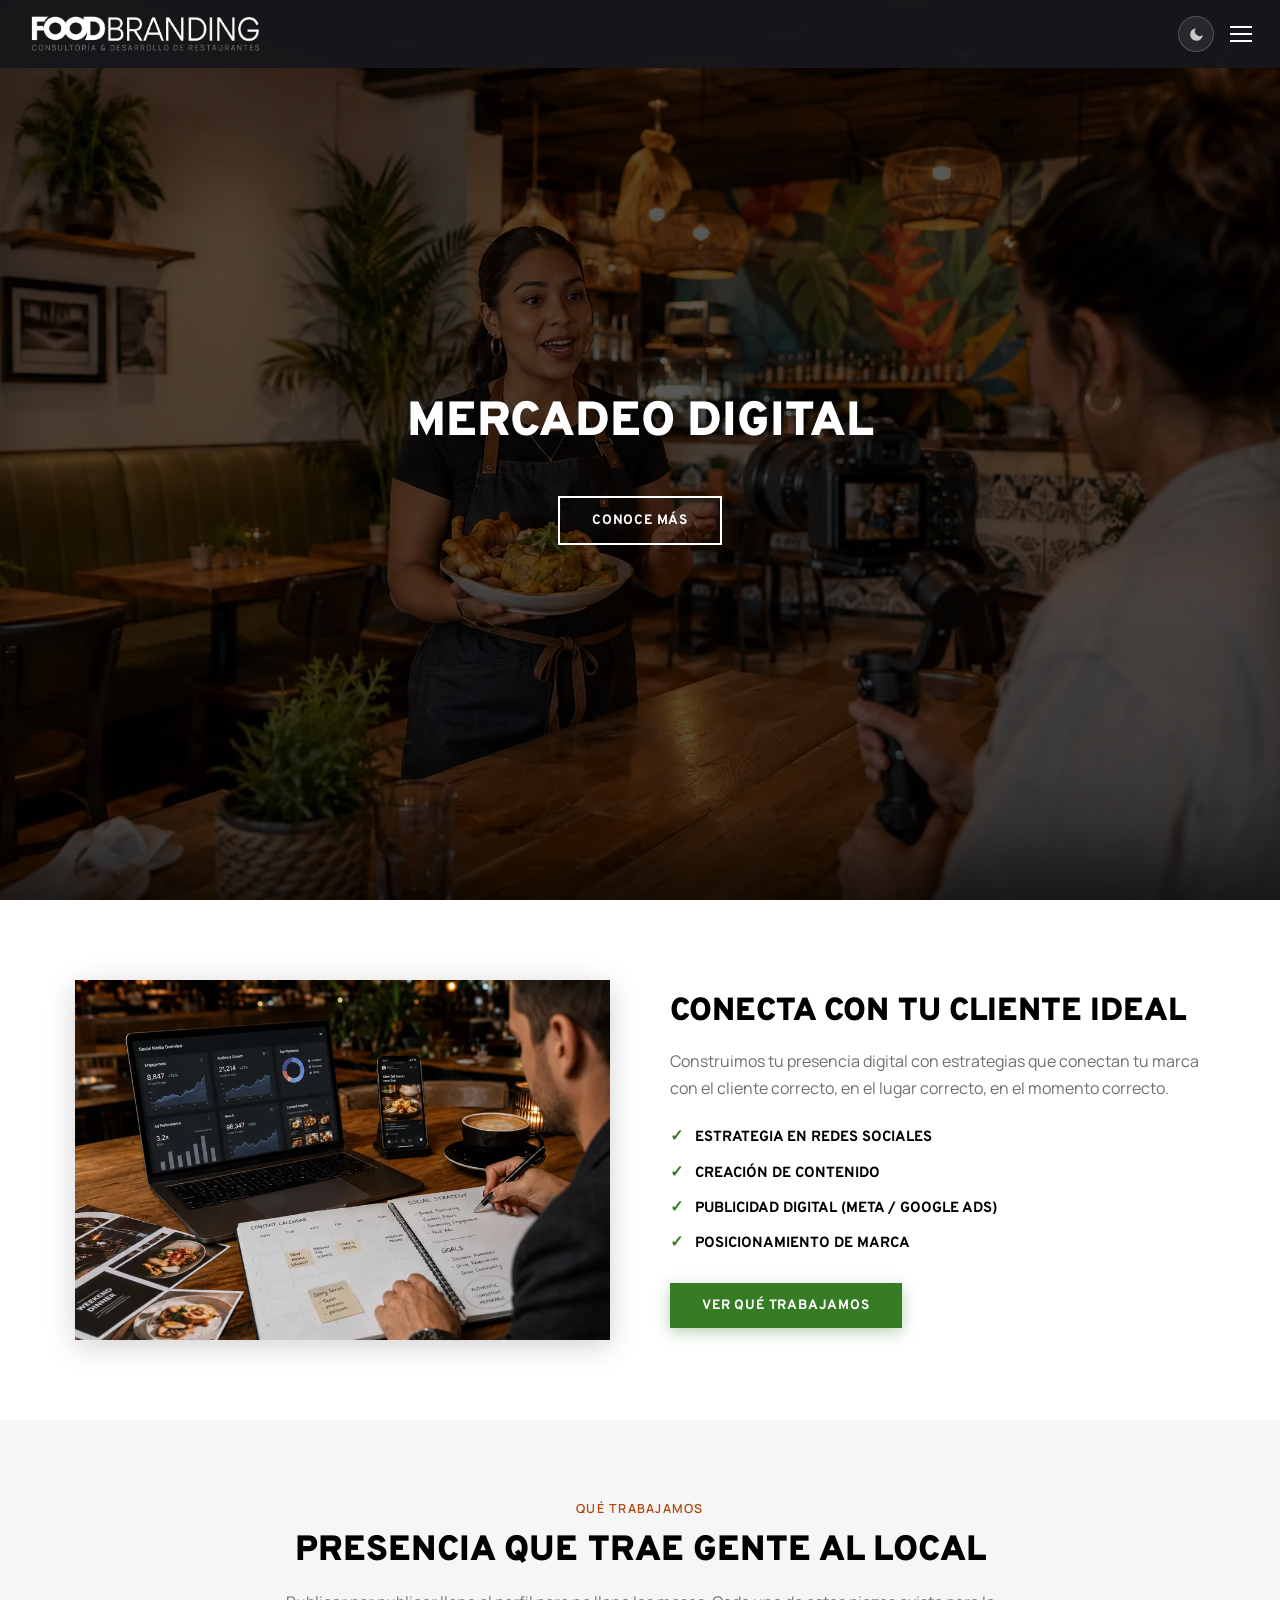
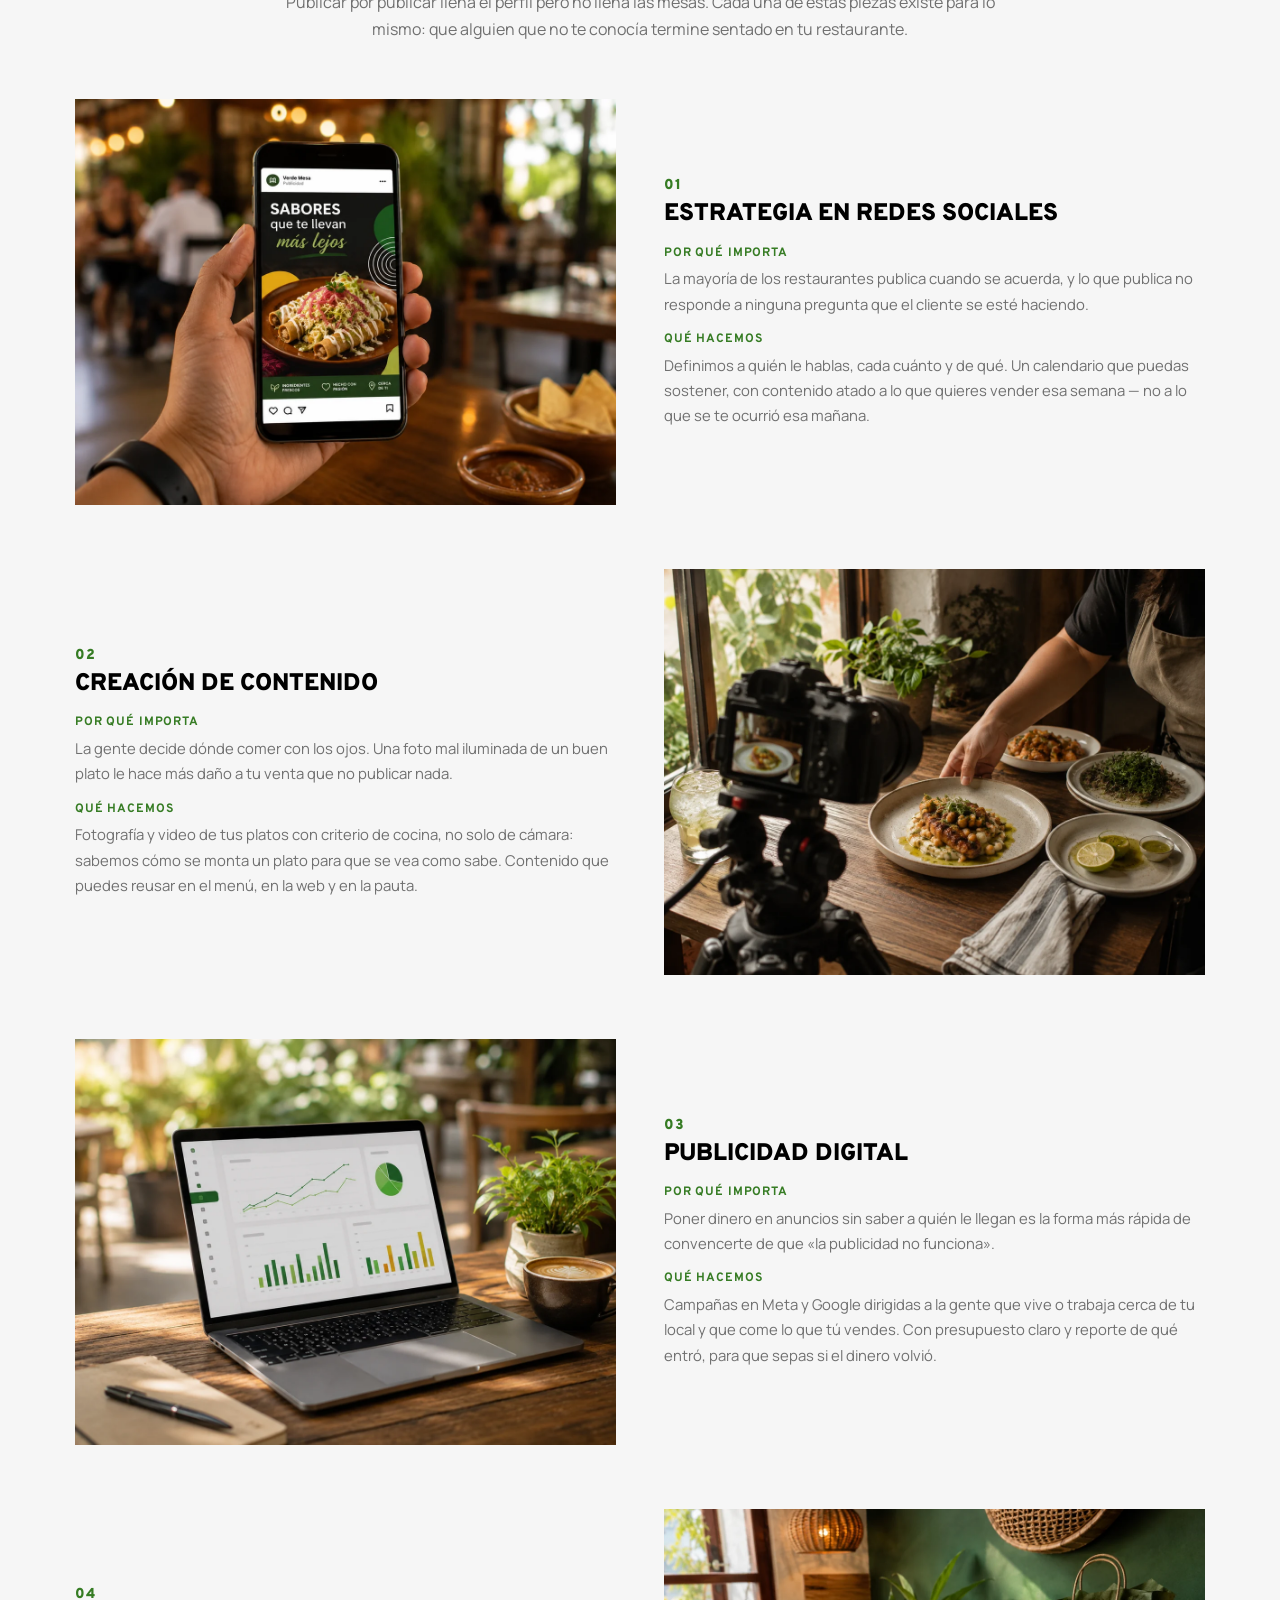
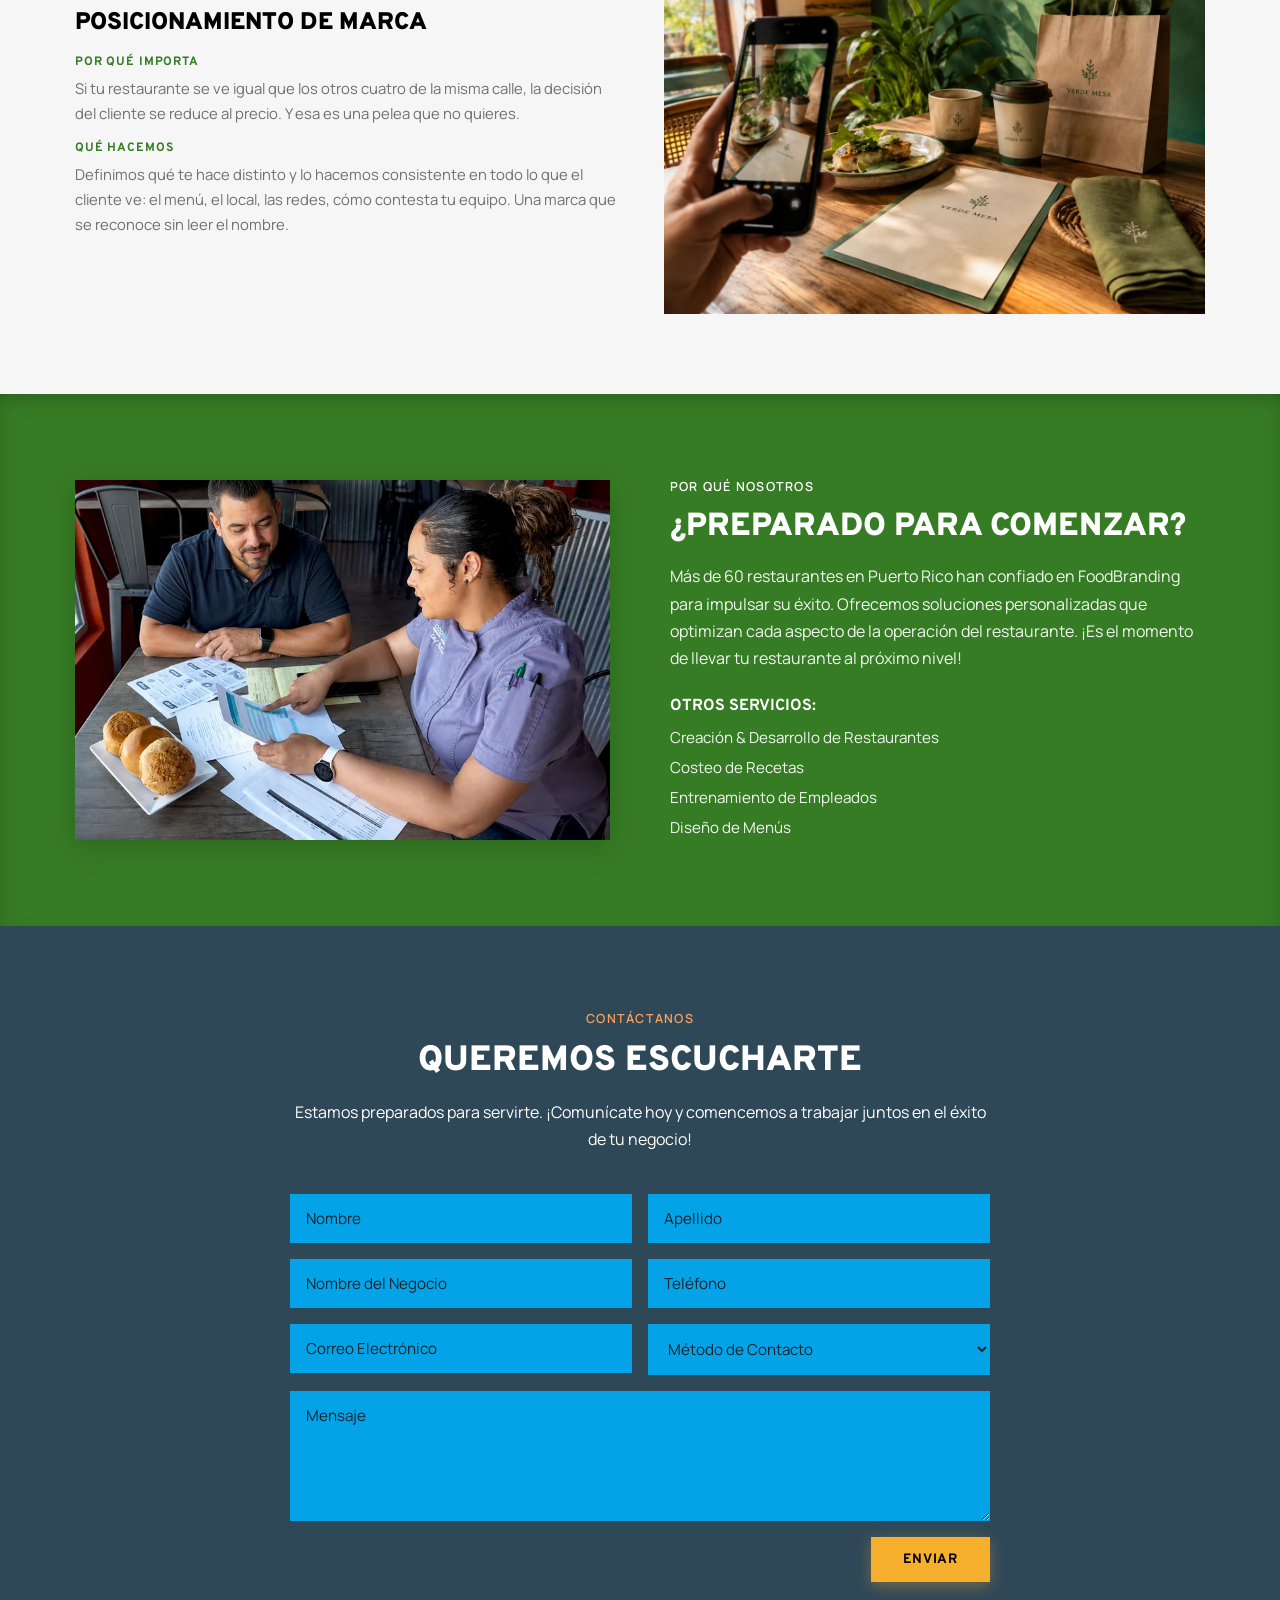
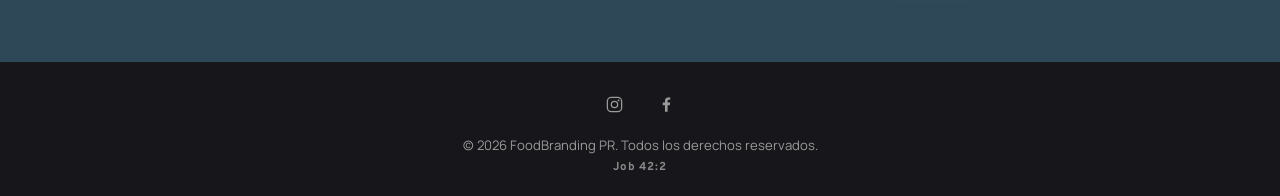
<file: mercadeo-digital/index.html>
<!DOCTYPE html>
<html lang="es">
<head>
  <meta charset="UTF-8">
  <meta name="viewport" content="width=device-width, initial-scale=1.0">
  <meta name="description" content="Mercadeo digital para restaurantes en PR: estrategia de redes, contenido, campañas en Meta y Google y posicionamiento de marca.">
  <link rel="canonical" href="https://www.foodbrandingpr.com/mercadeo-digital/">
  <meta property="og:type" content="website">
  <meta property="og:site_name" content="FoodBranding PR">
  <meta property="og:locale" content="es_PR">
  <meta property="og:url" content="https://www.foodbrandingpr.com/mercadeo-digital/">
  <meta property="og:title" content="Mercadeo Digital | FoodBranding PR">
  <meta property="og:description" content="Mercadeo digital para restaurantes en PR: estrategia de redes, contenido, campañas en Meta y Google y posicionamiento de marca.">
  <meta property="og:image" content="https://www.foodbrandingpr.com/images/og-foodbranding.jpg">
  <meta property="og:image:width" content="1200">
  <meta property="og:image:height" content="630">
  <meta name="twitter:card" content="summary_large_image">
  <meta name="twitter:title" content="Mercadeo Digital | FoodBranding PR">
  <meta name="twitter:description" content="Mercadeo digital para restaurantes en PR: estrategia de redes, contenido, campañas en Meta y Google y posicionamiento de marca.">
  <meta name="twitter:image" content="https://www.foodbrandingpr.com/images/og-foodbranding.jpg">
  <link rel="icon" href="../favicon.ico" sizes="any">
  <link rel="apple-touch-icon" href="../images/apple-touch-icon.png">
  <title>Mercadeo Digital | FoodBranding | Desde la idea hasta el éxito</title>
  <link rel="stylesheet" href="../shared.css">
  <script>(function(){var s=localStorage.getItem('fb-theme');var d=window.matchMedia('(prefers-color-scheme: dark)').matches;document.documentElement.setAttribute('data-theme',s||(d?'dark':'light'));})();</script>
</head>
<body>
<div id="fb-progress-bar"></div>

<!-- SIDE MENU OVERLAY -->
<div class="side-overlay" id="sideOverlay" onclick="closeMenu()"></div>

<!-- SIDE PANEL -->
<div class="side-panel" id="sidePanel">
  <div class="side-top">
    <span>&#9990; (787) 510-0010</span>
    <span>&#9993; info@foodbrandingpr.com</span>
  </div>
  <button class="side-close" onclick="closeMenu()" aria-label="Cerrar">&#10005;</button>
  <nav class="side-nav">
    <a href="../index.html">Home</a>
    <a href="../creacion-de-conceptos/index.html">Creación &amp; Desarrollo de Restaurantes</a>
    <a href="../costeo-de-recetas/index.html">Costeo de Recetas</a>
    <a href="../entrenamiento-de-empleados/index.html">Entrenamiento de Empleados</a>
    <a href="../diseno-de-menus/index.html">Diseño de Menús</a>
    <a href="../mercadeo-digital/index.html">Mercadeo Digital</a>
  </nav>
</div>

<!-- NAV -->
<nav id="mainNav">
  <a class="nav-logo" href="../index.html"><img src="../images/fb_logo.webp" height="44" alt="FoodBranding"></a>
  <div class="nav-actions">
    <button class="fb-theme-toggle" id="fbThemeToggle" aria-label="Cambiar tema">
      <svg class="icon-sun" viewBox="0 0 24 24"><path d="M12 1v2M12 21v2M4.22 4.22l1.42 1.42M18.36 18.36l1.42 1.42M1 12h2M21 12h2M4.22 19.78l1.42-1.42M18.36 5.64l1.42-1.42" stroke="rgba(255,255,255,0.85)" stroke-width="2" stroke-linecap="round" fill="none"/><circle cx="12" cy="12" r="5" fill="rgba(255,255,255,0.85)"/></svg>
      <svg class="icon-moon" viewBox="0 0 24 24"><path d="M21 12.79A9 9 0 1 1 11.21 3 7 7 0 0 0 21 12.79z" fill="rgba(255,255,255,0.75)"/></svg>
    </button>
    <button class="hamburger" id="hamburgerBtn" aria-label="Menú" onclick="openMenu()">
      <span></span><span></span><span></span>
    </button>
  </div>
</nav>

<!-- HERO -->
<section class="hero" style="background-image:url('../images/hero-mercadeo-digital.webp');">
  <div class="hero-content">
    <h1 class="hero-title">MERCADEO DIGITAL</h1>
    <a href="#main" class="btn btn-outline-blanco hero-btn">CONOCE MÁS</a>
  </div>
</section>

<!-- SECCIÓN PRINCIPAL -->
<section id="main" class="sub-main fade-in">
  <div class="inner">
    <div class="sub-two-col">
      <div class="sub-placeholder fade-left" style="background-image:url('../images/img-mercadeo-digital.webp'); background-size:cover; background-position:center;"></div>
      <div class="sub-right fade-right">
        <h2>CONECTA CON TU CLIENTE IDEAL</h2>
        <p>Construimos tu presencia digital con estrategias que conectan tu marca con el cliente correcto, en el lugar correcto, en el momento correcto.</p>
        <ul class="check-list">
          <li><span class="ci">&#10003;</span> Estrategia en Redes Sociales</li>
          <li><span class="ci">&#10003;</span> Creación de Contenido</li>
          <li><span class="ci">&#10003;</span> Publicidad Digital (Meta / Google Ads)</li>
          <li><span class="ci">&#10003;</span> Posicionamiento de Marca</li>
        </ul>
        <a href="#que-trabajamos" class="btn btn-verde">VER QUÉ TRABAJAMOS</a>
      </div>
    </div>
  </div>
</section>

<!-- QUÉ TRABAJAMOS -->
<section id="que-trabajamos" class="tipos fade-in">
  <div class="inner">
    <span class="tag">QUÉ TRABAJAMOS</span>
    <h2>PRESENCIA QUE TRAE GENTE AL LOCAL</h2>
    <p class="tipos-intro">Publicar por publicar llena el perfil pero no llena las mesas. Cada una
    de estas piezas existe para lo mismo: que alguien que no te conocía termine sentado en tu
    restaurante.</p>

    <!-- 01 -->
    <article class="tipo fade-in">
      <div class="tipo-foto tiene-foto" role="img"
           aria-label="Una mano sostiene un celular que muestra la publicación de un restaurante en redes sociales, con el comedor del local desenfocado detrás"
           style="background-image:url('../images/merc-redes.webp');"></div>
      <div class="tipo-texto">
        <span class="tipo-num">01</span>
        <h3>Estrategia en Redes Sociales</h3>
        <p><strong>Por qué importa</strong>La mayoría de los restaurantes publica cuando se acuerda,
        y lo que publica no responde a ninguna pregunta que el cliente se esté haciendo.</p>
        <p><strong>Qué hacemos</strong>Definimos a quién le hablas, cada cuánto y de qué. Un
        calendario que puedas sostener, con contenido atado a lo que quieres vender esa semana — no
        a lo que se te ocurrió esa mañana.</p>
      </div>
    </article>

    <!-- 02 -->
    <article class="tipo tipo--invertido fade-in">
      <div class="tipo-foto tiene-foto" role="img"
           aria-label="Una cámara en trípode apunta a un plato emplatado sobre una mesa de madera junto a la ventana, mientras una mano coloca el plato en posición"
           style="background-image:url('../images/merc-contenido.webp');"></div>
      <div class="tipo-texto">
        <span class="tipo-num">02</span>
        <h3>Creación de Contenido</h3>
        <p><strong>Por qué importa</strong>La gente decide dónde comer con los ojos. Una foto mal
        iluminada de un buen plato le hace más daño a tu venta que no publicar nada.</p>
        <p><strong>Qué hacemos</strong>Fotografía y video de tus platos con criterio de cocina, no
        solo de cámara: sabemos cómo se monta un plato para que se vea como sabe. Contenido que
        puedes reusar en el menú, en la web y en la pauta.</p>
      </div>
    </article>

    <!-- 03 -->
    <article class="tipo fade-in">
      <div class="tipo-foto tiene-foto" role="img"
           aria-label="Una laptop sobre una mesa de madera muestra un panel de métricas con gráficas de línea en ascenso y barras de colores"
           style="background-image:url('../images/merc-publicidad.webp');"></div>
      <div class="tipo-texto">
        <span class="tipo-num">03</span>
        <h3>Publicidad Digital</h3>
        <p><strong>Por qué importa</strong>Poner dinero en anuncios sin saber a quién le llegan es la
        forma más rápida de convencerte de que «la publicidad no funciona».</p>
        <p><strong>Qué hacemos</strong>Campañas en Meta y Google dirigidas a la gente que vive o
        trabaja cerca de tu local y que come lo que tú vendes. Con presupuesto claro y reporte de qué
        entró, para que sepas si el dinero volvió.</p>
      </div>
    </article>

    <!-- 04 -->
    <article class="tipo tipo--invertido fade-in">
      <div class="tipo-foto tiene-foto" role="img"
           aria-label="Sobre una mesa de madera, el menú, la taza, el vaso para llevar, la bolsa de papel y la servilleta de un restaurante llevan el mismo logo y la misma paleta verde, mientras una mano los fotografía con el celular"
           style="background-image:url('../images/merc-marca.webp');"></div>
      <div class="tipo-texto">
        <span class="tipo-num">04</span>
        <h3>Posicionamiento de Marca</h3>
        <p><strong>Por qué importa</strong>Si tu restaurante se ve igual que los otros cuatro de la
        misma calle, la decisión del cliente se reduce al precio. Y esa es una pelea que no quieres.</p>
        <p><strong>Qué hacemos</strong>Definimos qué te hace distinto y lo hacemos consistente en
        todo lo que el cliente ve: el menú, el local, las redes, cómo contesta tu equipo. Una marca
        que se reconoce sin leer el nombre.</p>
      </div>
    </article>

  </div>
</section>

<!-- POR QUÉ NOSOTROS -->
<section class="por-que fade-in">
  <div class="inner">
    <div class="sub-two-col">
      <div class="sub-placeholder fade-left" style="background-image:url('../images/por-que-nosotros.webp'); background-size:cover; background-position:center;"></div>
      <div class="sub-right fade-right">
        <span class="tag">POR QUÉ NOSOTROS</span>
        <h2>¿PREPARADO PARA COMENZAR?</h2>
        <p>Más de 60 restaurantes en Puerto Rico han confiado en FoodBranding para impulsar su éxito. Ofrecemos soluciones personalizadas que optimizan cada aspecto de la operación del restaurante. ¡Es el momento de llevar tu restaurante al próximo nivel!</p>
        <h3>Otros Servicios:</h3>
        <ul class="otros-links">
          <li><a href="../creacion-de-conceptos/index.html">Creación &amp; Desarrollo de Restaurantes</a></li>
          <li><a href="../costeo-de-recetas/index.html">Costeo de Recetas</a></li>
          <li><a href="../entrenamiento-de-empleados/index.html">Entrenamiento de Empleados</a></li>
          <li><a href="../diseno-de-menus/index.html">Diseño de Menús</a></li>
        </ul>
      </div>
    </div>
  </div>
</section>

<!-- CONTACTO -->
<section id="contacto" class="fade-in">
  <div class="inner">
    <span class="tag">CONTÁCTANOS</span>
    <h2>QUEREMOS ESCUCHARTE</h2>
    <p>Estamos preparados para servirte. ¡Comunícate hoy y comencemos a trabajar juntos en el éxito de tu negocio!</p>
    <form class="contact-form" data-whatsapp="17875100010">
      <!-- Cada campo lleva su <label> real, asociado por for/id. Va oculto a la vista
           (.sr-only) para no cambiar el diseño, pero un lector de pantalla lo anuncia.
           Antes solo había placeholder: los campos se leían sin nombre. 10 ago 2026. -->
      <div class="form-row">
        <div class="form-campo">
          <label class="sr-only" for="fb-nombre">Nombre</label>
          <input type="text" id="fb-nombre" name="nombre" placeholder="Nombre"
                 autocomplete="given-name" required>
        </div>
        <div class="form-campo">
          <label class="sr-only" for="fb-apellido">Apellido</label>
          <input type="text" id="fb-apellido" name="apellido" placeholder="Apellido"
                 autocomplete="family-name" required>
        </div>
      </div>
      <div class="form-row">
        <div class="form-campo">
          <label class="sr-only" for="fb-negocio">Nombre del Negocio</label>
          <input type="text" id="fb-negocio" name="negocio" placeholder="Nombre del Negocio"
                 autocomplete="organization">
        </div>
        <div class="form-campo">
          <label class="sr-only" for="fb-telefono">Teléfono</label>
          <input type="tel" id="fb-telefono" name="telefono" placeholder="Teléfono"
                 autocomplete="tel">
        </div>
      </div>
      <div class="form-row">
        <div class="form-campo">
          <label class="sr-only" for="fb-email">Correo Electrónico</label>
          <input type="email" id="fb-email" name="email" placeholder="Correo Electrónico"
                 autocomplete="email" required>
        </div>
        <div class="form-campo">
          <label class="sr-only" for="fb-metodo">Método de Contacto</label>
          <select id="fb-metodo" name="metodo_contacto">
            <option value="">Método de Contacto</option>
            <option value="llamada">Llamada</option>
            <option value="whatsapp">WhatsApp</option>
            <option value="email">Email</option>
          </select>
        </div>
      </div>
      <label class="sr-only" for="fb-mensaje">Mensaje</label>
      <textarea id="fb-mensaje" name="mensaje" placeholder="Mensaje"></textarea>
      <div class="form-submit">
        <button type="submit" class="btn btn-amarillo">ENVIAR</button>
      </div>
    </form>
  </div>
</section>

<footer class="fade-in">
  <div class="inner">
    <div class="footer-redes">
      <a href="https://www.instagram.com/foodbrandingpr/" target="_blank" rel="noopener" aria-label="FoodBranding en Instagram">
        <svg viewBox="0 0 24 24" aria-hidden="true"><rect x="3" y="3" width="18" height="18" rx="5"/><circle cx="12" cy="12" r="4"/><circle cx="17.2" cy="6.8" r="1.2" fill="currentColor" stroke="none"/></svg>
      </a>
      <a href="https://www.facebook.com/foodbrandingpr/" target="_blank" rel="noopener" aria-label="FoodBranding en Facebook">
        <svg viewBox="0 0 24 24" aria-hidden="true"><path fill="currentColor" stroke="none" d="M13.4 21v-8.2h2.8l.42-3.2H13.4V7.53c0-.93.26-1.56 1.59-1.56h1.7V3.11A22.7 22.7 0 0 0 14.2 3c-2.46 0-4.14 1.5-4.14 4.25V9.6H7.25v3.2h2.81V21h3.34Z"/></svg>
      </a>
    </div>
    <p>&copy; 2026 FoodBranding PR. Todos los derechos reservados.</p>
    <p class="footer-cita">Job 42:2</p>
  </div>
</footer>

<script>
function openMenu() {
  document.getElementById('sidePanel').classList.add('open');
  document.getElementById('sideOverlay').classList.add('active');
  document.body.classList.add('menu-open');
}
function closeMenu() {
  document.getElementById('sidePanel').classList.remove('open');
  document.getElementById('sideOverlay').classList.remove('active');
  document.body.classList.remove('menu-open');
}
document.addEventListener('keydown', function(e) {
  if (e.key === 'Escape') closeMenu();
});
document.querySelectorAll('a[href^="#"]').forEach(function(link) {
  link.addEventListener('click', function(e) {
    var target = document.querySelector(this.getAttribute('href'));
    if (!target) return;
    e.preventDefault();
    closeMenu();
    target.scrollIntoView({ behavior: 'smooth', block: 'start' });
  });
});
window.addEventListener('scroll', function() {
  var nav = document.getElementById('mainNav');
  if (nav) nav.style.boxShadow = window.scrollY > 40 ? '0 2px 20px rgba(0,0,0,0.5)' : 'none';
});

// === ANIMACIONES SCROLL ===
(function() {
  var selectors = '.fade-in, .fade-in-stagger, .fade-left, .fade-right, .scale-in';
  var els = document.querySelectorAll(selectors);
  if (!els.length) return;
  var io = new IntersectionObserver(function(entries) {
    entries.forEach(function(entry) {
      if (entry.isIntersecting) {
        entry.target.classList.add('visible');
        io.unobserve(entry.target);
      }
    });
  }, { threshold: 0.12 });
  els.forEach(function(el) { io.observe(el); });
})();
(function(){var bar=document.getElementById('fb-progress-bar');if(bar&&bar.parentNode!==document.documentElement){document.documentElement.appendChild(bar);}function u(){var h=document.documentElement.scrollHeight-window.innerHeight;if(!bar||h<=0)return;bar.style.width=(window.scrollY/h*100)+'%';}window.addEventListener('scroll',u,{passive:true});window.addEventListener('load',u);setTimeout(u,300);u();})();
(function(){var btn=document.getElementById('fbThemeToggle');if(!btn)return;btn.addEventListener('click',function(){var c=document.documentElement.getAttribute('data-theme');var n=c==='dark'?'light':'dark';document.documentElement.setAttribute('data-theme',n);localStorage.setItem('fb-theme',n);});})();
</script>
<script src="../shared.js"></script>
</body>
</html>
</file>
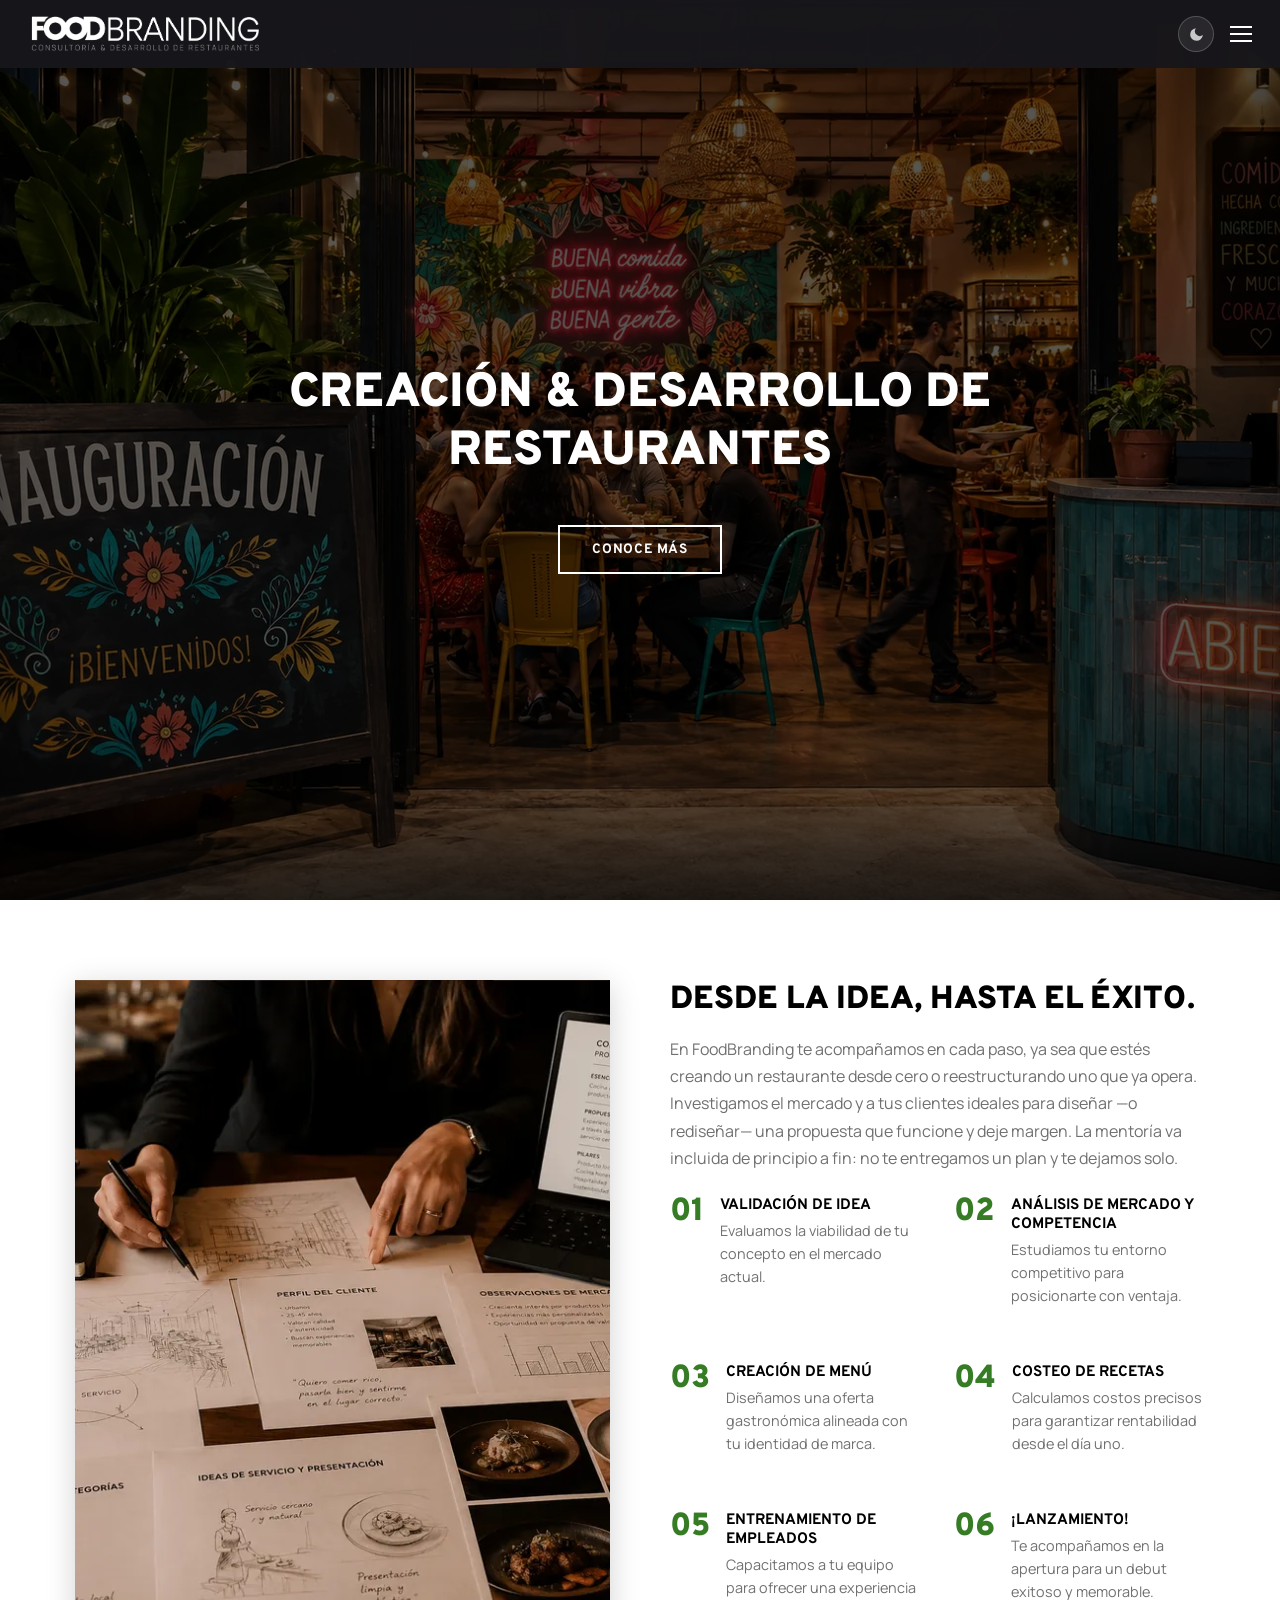
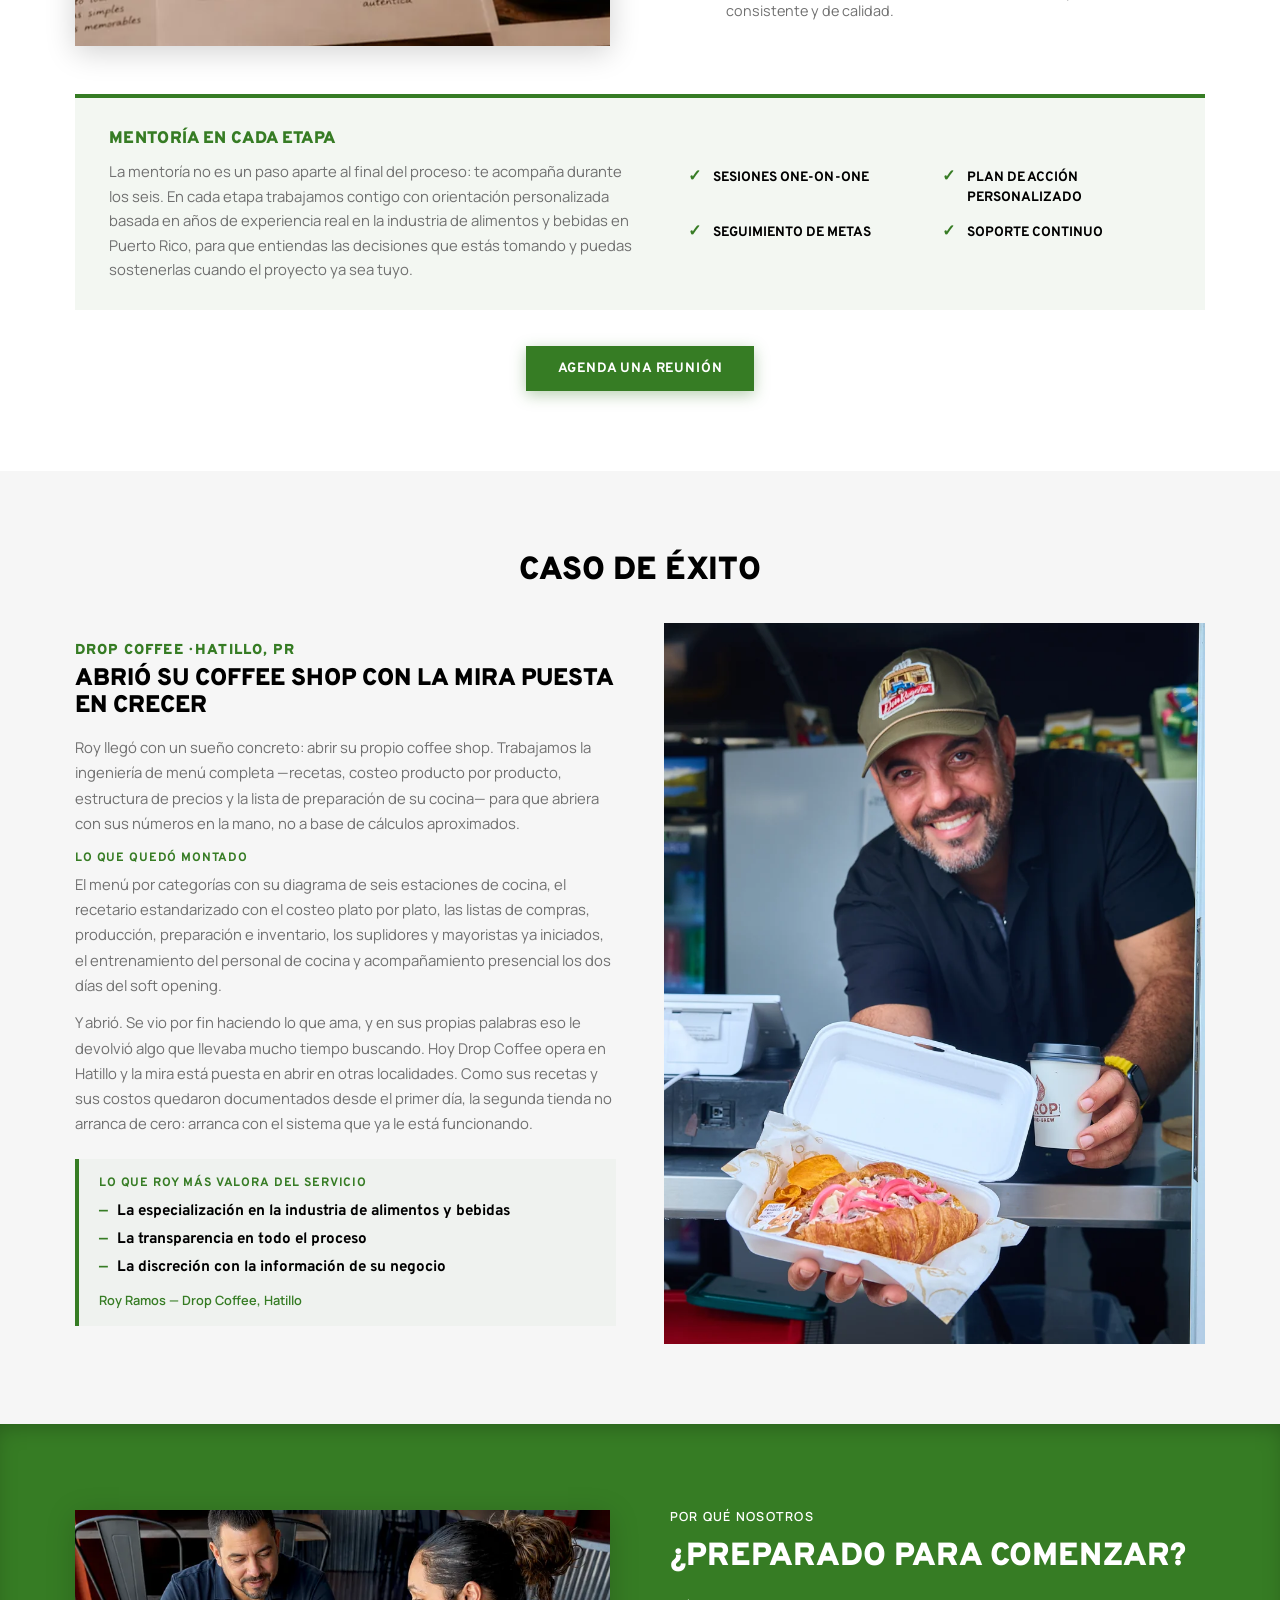
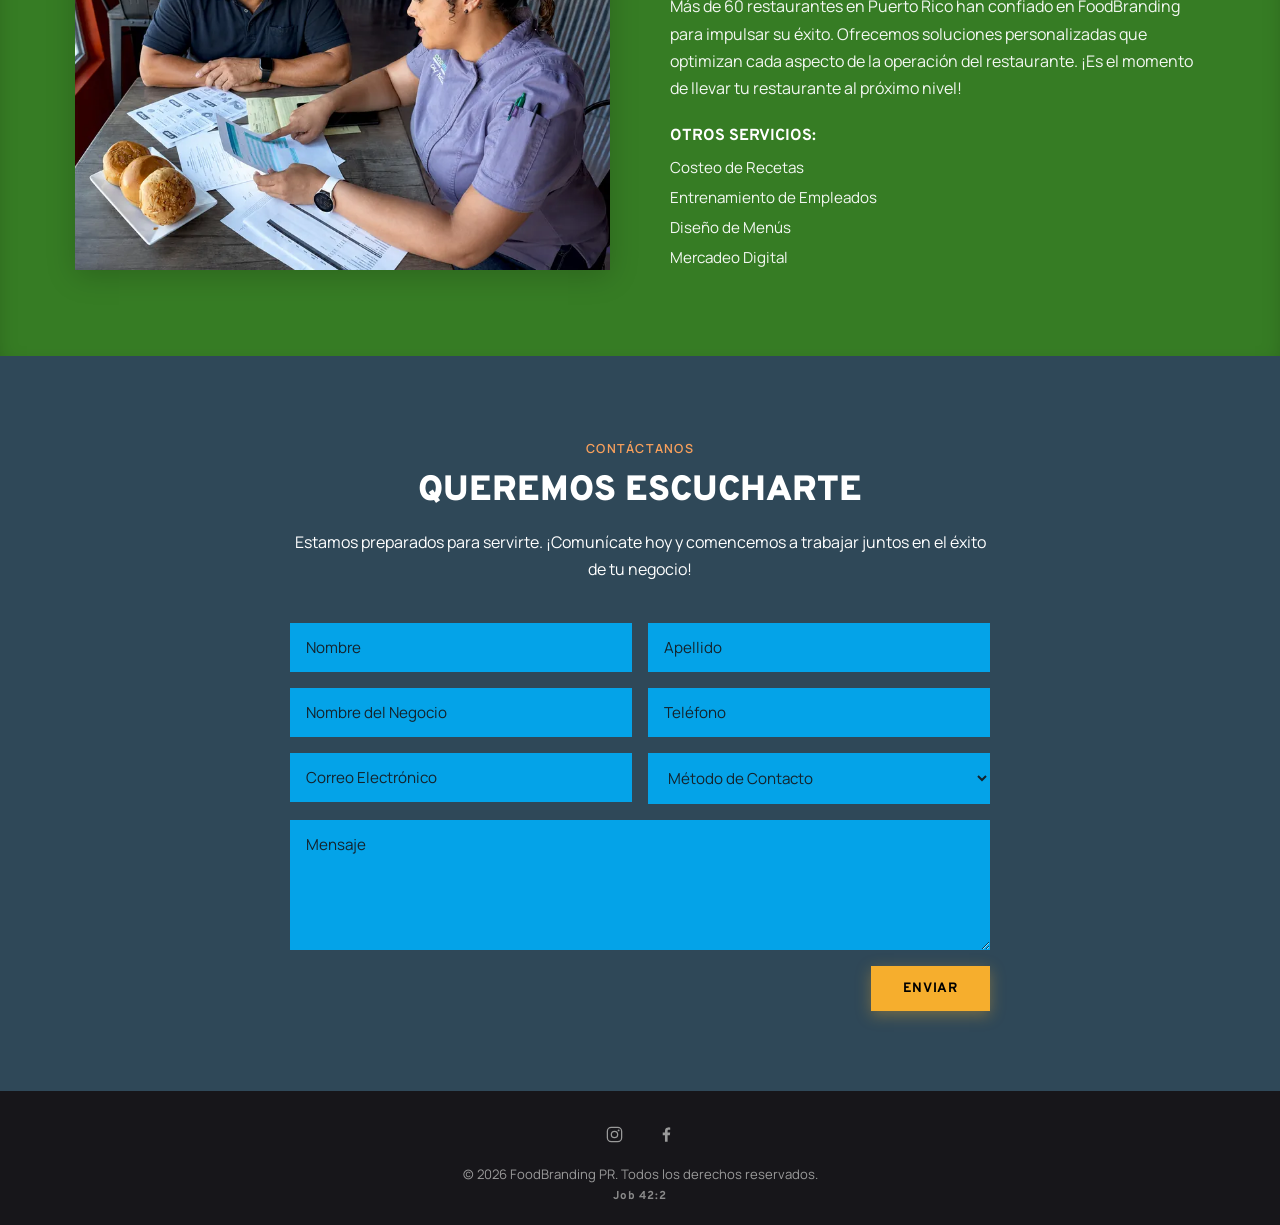
<file: portfolio/index.html>
<!DOCTYPE html>
<html lang="es">
<head>
  <meta charset="UTF-8">
  <!-- Redireccion de una URL del sitio anterior (WordPress). GitHub Pages no permite
       redirecciones 301 del lado del servidor, asi que se hace con meta refresh + canonical:
       Google la trata como una redireccion permanente y el visitante no ve nada raro.
       Si algun dia el sitio se muda a un hosting con .htaccess o nginx, cambiar esto por
       un 301 de verdad y borrar esta carpeta. -->
  <meta http-equiv="refresh" content="0; url=/creacion-de-conceptos/">
  <link rel="canonical" href="https://www.foodbrandingpr.com/creacion-de-conceptos/">
  <meta name="robots" content="noindex">
  <title>Redirigiendo | FoodBranding PR</title>
  <script>window.location.replace('/creacion-de-conceptos/');</script>
  <style>
    body{font-family:system-ui,sans-serif;background:#17161a;color:#e8eaf0;
         display:flex;min-height:100vh;align-items:center;justify-content:center;
         text-align:center;padding:24px;margin:0;line-height:1.6}
    a{color:#5CB33F}
  </style>
</head>
<body>
  <p>Esta página se movió.<br>
  Te estamos llevando a nuestro trabajo.<br>
  <a href="/creacion-de-conceptos/">Si no pasa nada, entra aquí.</a></p>
</body>
</html>
</file>
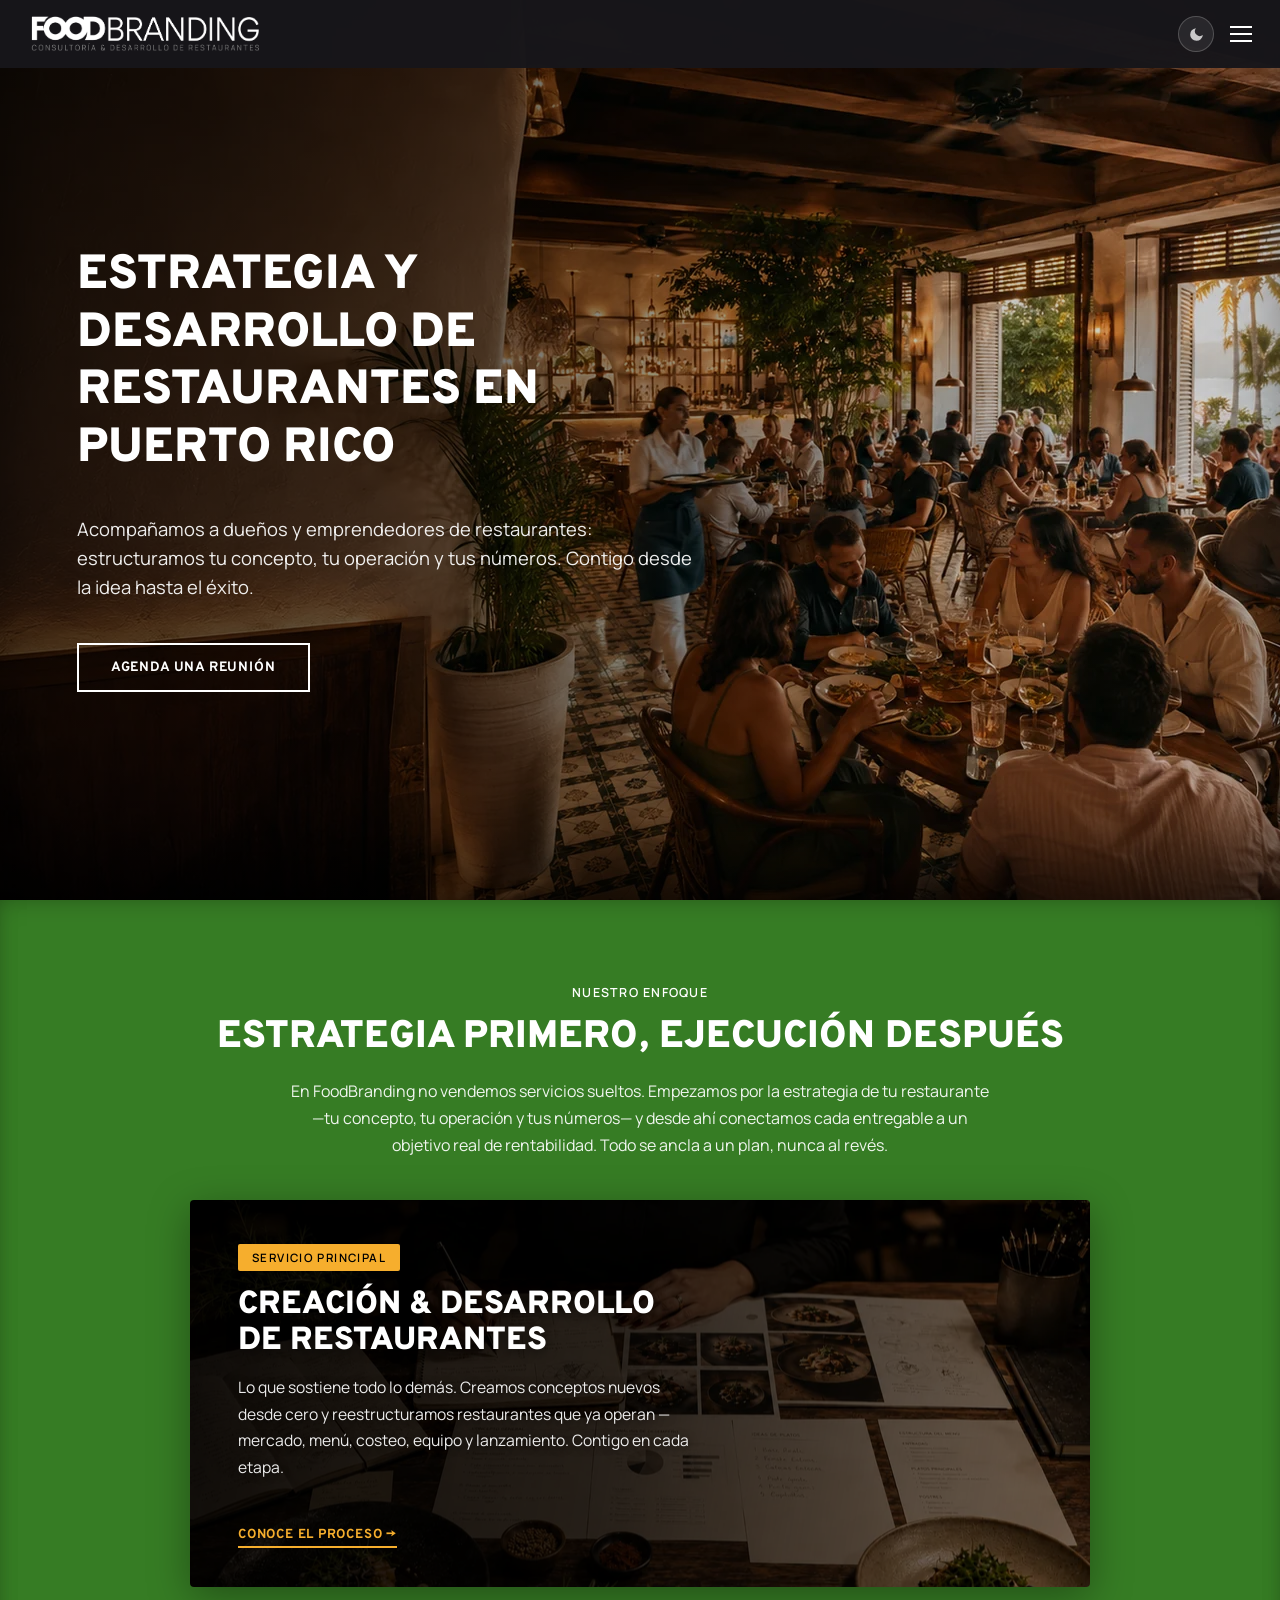
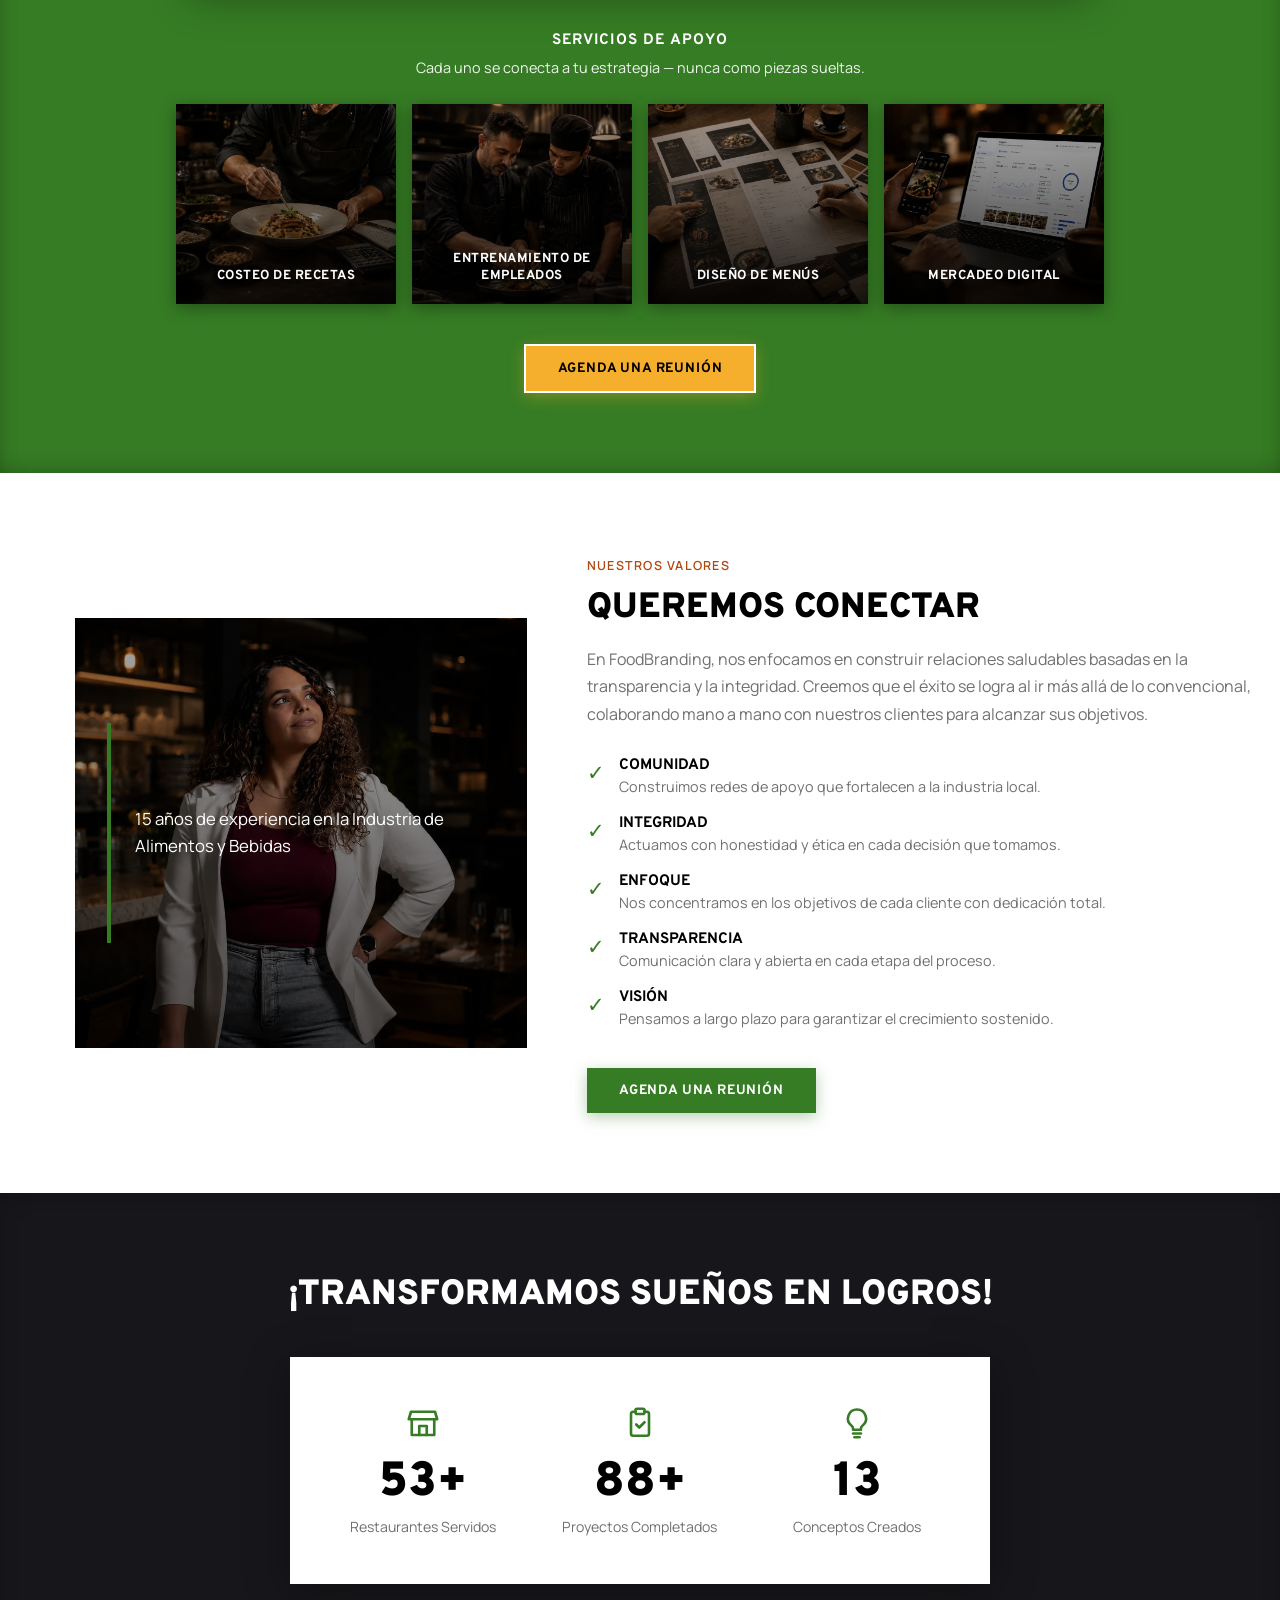
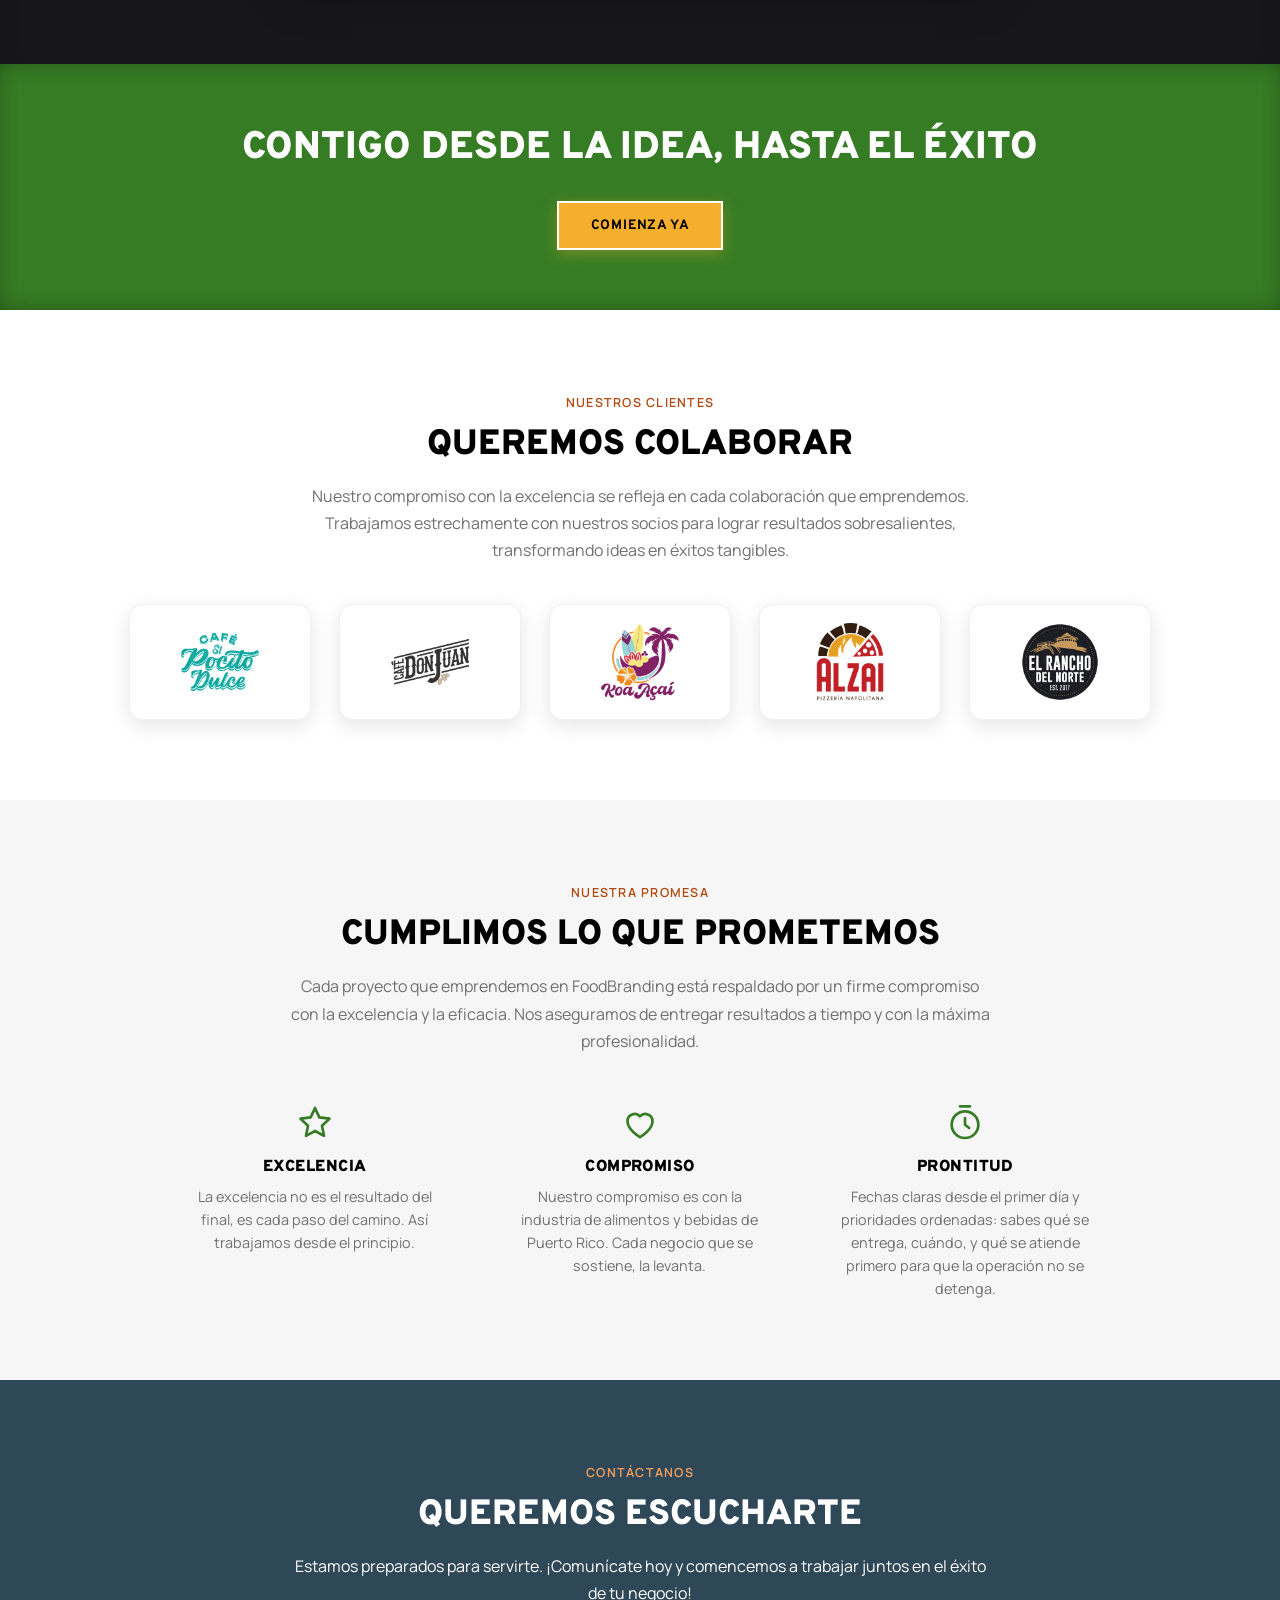
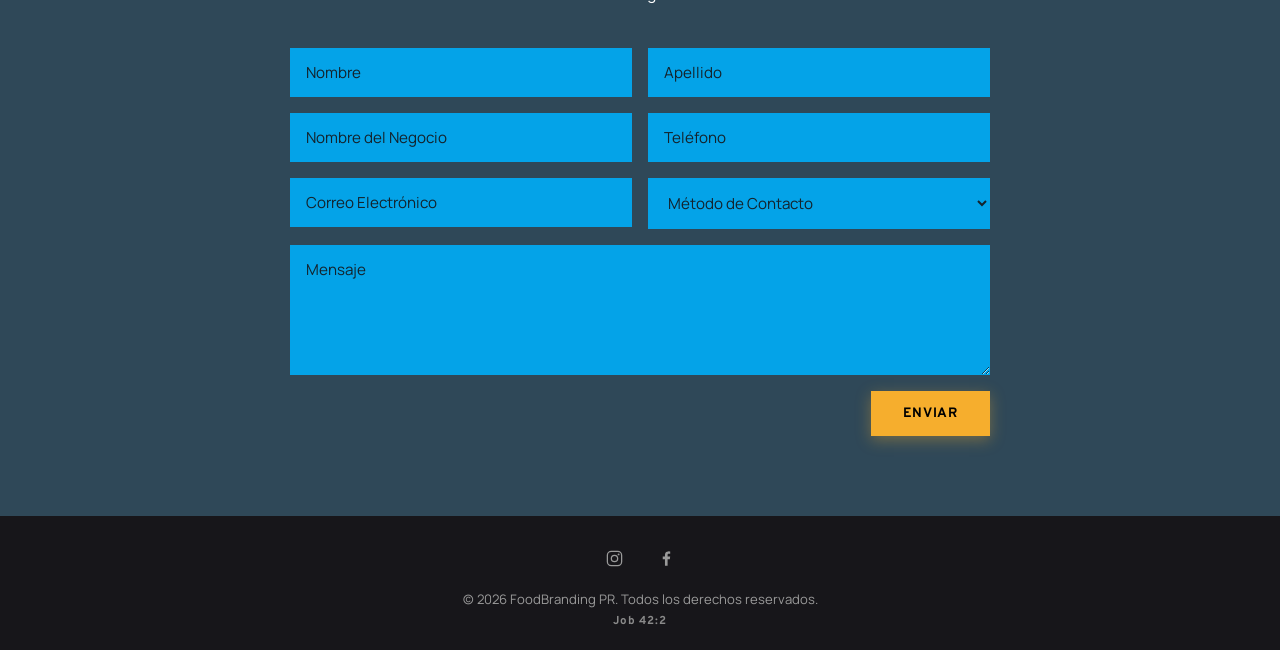
<file: servicios/index.html>
<!DOCTYPE html>
<html lang="es">
<head>
  <meta charset="UTF-8">
  <!-- Redireccion de una URL del sitio anterior (WordPress). GitHub Pages no permite
       redirecciones 301 del lado del servidor, asi que se hace con meta refresh + canonical:
       Google la trata como una redireccion permanente y el visitante no ve nada raro.
       Si algun dia el sitio se muda a un hosting con .htaccess o nginx, cambiar esto por
       un 301 de verdad y borrar esta carpeta. -->
  <meta http-equiv="refresh" content="0; url=/">
  <link rel="canonical" href="https://www.foodbrandingpr.com/">
  <meta name="robots" content="noindex">
  <title>Redirigiendo | FoodBranding PR</title>
  <script>window.location.replace('/');</script>
  <style>
    body{font-family:system-ui,sans-serif;background:#17161a;color:#e8eaf0;
         display:flex;min-height:100vh;align-items:center;justify-content:center;
         text-align:center;padding:24px;margin:0;line-height:1.6}
    a{color:#5CB33F}
  </style>
</head>
<body>
  <p>Esta página se movió.<br>
  Te estamos llevando a los servicios.<br>
  <a href="/">Si no pasa nada, entra aquí.</a></p>
</body>
</html>
</file>
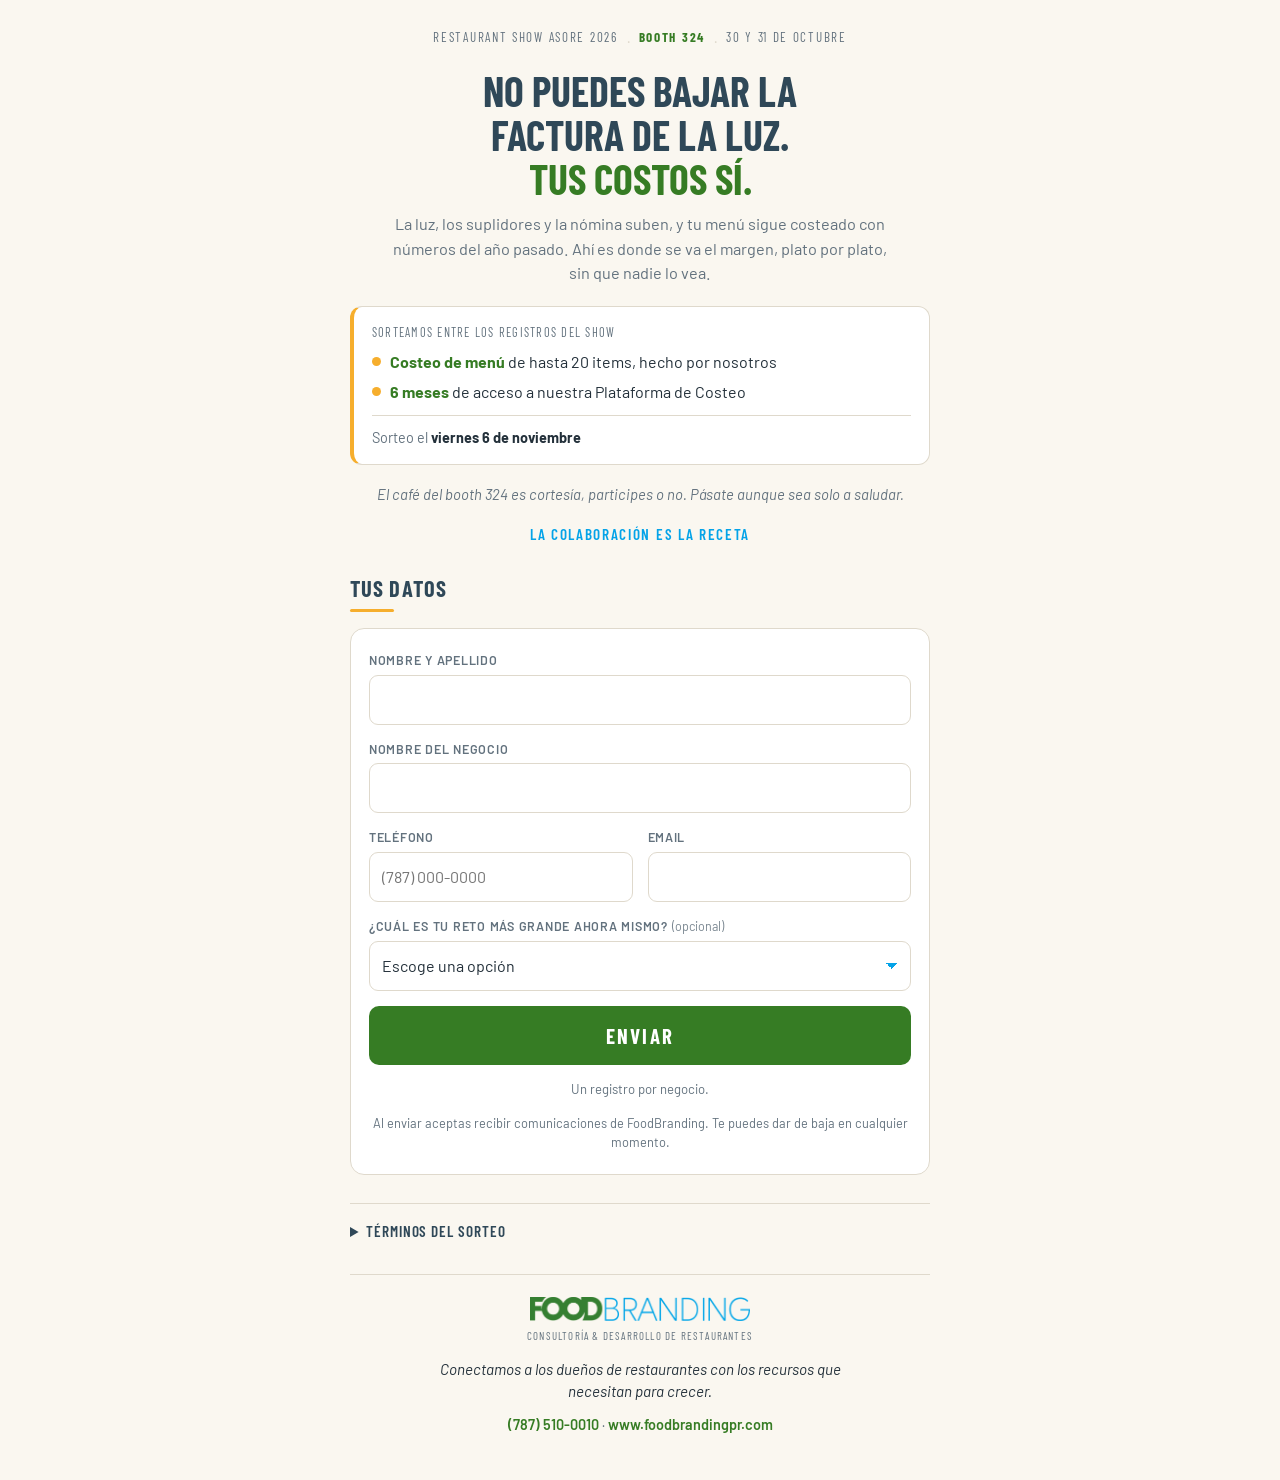
<file: sorteo/index.html>
<!doctype html>
<html lang="es">
<head>
<meta charset="utf-8">
<meta name="viewport" content="width=device-width,initial-scale=1,viewport-fit=cover">
<meta name="robots" content="noindex,nofollow">
<title>Sorteo Costeo de Menú | FoodBranding</title>
<meta name="description" content="Participa por un costeo de menu de hasta 20 items y 6 meses de la Plataforma de Costeo. Restaurant Show de ASORE 2026, booth 324.">
<link rel="stylesheet" href="https://fonts.googleapis.com/css2?family=Barlow:wght@400;500;600;700&family=Barlow+Condensed:wght@600;700&display=swap">
<style>html{color-scheme:light}body{margin:0;font:16px/1.5 system-ui,sans-serif}img{max-width:100%}[hidden]{display:none!important}</style>
</head>
<body>
<style>
/* Layout: una columna sobre crema; el cafe es el gancho, la forma lo cobra. Paleta FoodBranding. */
:root{
  --verde:#367C24;
  --azul:#04A3E8;
  --pizarra:#2F4858;
  --dorado:#F6AE2D;
  --naranja:#F26419;
  --bg:#FAF7F0;
  --surface:#FFFFFF;
  --fg:#23303A;
  --muted:#63727E;
  --line:#DFD9CC;
  --field:#FFFFFF;
  --display:'Barlow Condensed','Arial Narrow',Helvetica,sans-serif;
  --body:'Barlow',-apple-system,BlinkMacSystemFont,'Segoe UI',Helvetica,sans-serif;
  color-scheme:light;
}
*{box-sizing:border-box}
body{background:var(--bg);color:var(--fg);font-family:var(--body);line-height:1.5;margin:0;padding:0 16px}
.wrap{max-width:580px;margin:0 auto;padding-block:28px 44px}

.eyebrow{display:flex;flex-wrap:wrap;justify-content:center;gap:5px 9px;margin:0 0 16px}
.eyebrow span{font-family:var(--display);text-transform:uppercase;letter-spacing:.13em;font-size:.82rem;color:var(--muted)}
.eyebrow b{font-family:var(--display);text-transform:uppercase;letter-spacing:.13em;font-size:.82rem;color:var(--verde);font-weight:700}
.eyebrow i{font-style:normal;color:var(--line)}

h1{font-family:var(--display);text-transform:uppercase;font-weight:700;font-size:clamp(1.85rem,7.6vw,2.6rem);line-height:1.06;text-align:center;margin:0 0 12px;color:var(--pizarra);text-wrap:balance}
h1 em{font-style:normal;color:var(--verde);display:block}
.lede{text-align:center;color:var(--muted);font-size:1.02rem;margin:0 auto 20px;max-width:31rem}
.premio{background:var(--surface);border:1px solid var(--line);border-left:4px solid var(--dorado);border-radius:12px;padding:16px 18px;margin:0 0 18px;text-align:left}
.premio-lbl{font-family:var(--display);text-transform:uppercase;letter-spacing:.1em;font-size:.78rem;color:var(--muted);margin:0 0 10px}
.premio-list{list-style:none;margin:0;padding:0;display:flex;flex-direction:column;gap:8px}
.premio-list li{display:flex;gap:9px;font-size:1rem;line-height:1.35;color:var(--fg)}
.premio-list li span{flex:1;min-width:0}
.premio-list li:before{content:"";flex:none;width:9px;height:9px;border-radius:50%;background:var(--dorado);margin-top:.38em}
.premio-list b{color:var(--verde)}
.premio-fecha{font-size:.9rem;color:var(--muted);margin:12px 0 0;padding-top:11px;border-top:1px solid var(--line)}
.premio-fecha b{color:var(--fg)}
.cafe{text-align:center;font-size:.93rem;color:var(--muted);margin:0 0 18px;font-style:italic}
.terminos{margin-top:28px;border-top:1px solid var(--line);padding-top:16px}
.terminos summary{font-family:var(--display);text-transform:uppercase;letter-spacing:.06em;font-size:.95rem;color:var(--pizarra);cursor:pointer;font-weight:600}
.terminos ol{margin:12px 0 0;padding-left:18px;font-size:.84rem;color:var(--muted);line-height:1.5}
.terminos li{margin-bottom:8px}
.terminos b{color:var(--fg)}
.lema{text-align:center;font-family:var(--display);text-transform:uppercase;letter-spacing:.11em;font-size:.95rem;font-weight:600;color:var(--azul);margin:0 0 26px}

.menu{display:flex;flex-wrap:wrap;justify-content:center;gap:8px;margin:0 0 26px;padding:0;list-style:none}
.menu li{font-family:var(--display);text-transform:uppercase;letter-spacing:.07em;font-size:.92rem;color:var(--pizarra);background:var(--surface);border:1px solid var(--line);border-radius:999px;padding:6px 15px}
.menu li svg{vertical-align:-2px;margin-right:5px}

h2{font-family:var(--display);text-transform:uppercase;letter-spacing:.05em;font-size:1.4rem;color:var(--pizarra);margin:0 0 3px}
.rule{width:44px;height:3px;background:var(--dorado);border-radius:2px;margin-bottom:16px}

form{background:var(--surface);border:1px solid var(--line);border-radius:14px;padding:22px 18px;display:flex;flex-direction:column;gap:15px}
.f{display:flex;flex-direction:column;gap:5px}
.f label{font-size:.78rem;font-weight:600;letter-spacing:.06em;text-transform:uppercase;color:var(--muted)}
.f input,.f select{font:inherit;font-size:1rem;color:var(--fg);background:var(--field);border:1px solid var(--line);border-radius:9px;padding:12px;width:100%;min-width:0}
.f input:focus,.f select:focus{outline:2px solid var(--azul);outline-offset:1px;border-color:var(--azul)}
.f input.bad{border-color:var(--naranja)}
.f select{appearance:none;-webkit-appearance:none;background-image:linear-gradient(45deg,transparent 50%,var(--azul) 50%),linear-gradient(135deg,var(--azul) 50%,transparent 50%);background-position:calc(100% - 18px) 21px,calc(100% - 12px) 21px;background-size:6px 6px,6px 6px;background-repeat:no-repeat;padding-right:36px;cursor:pointer}
.row2{display:grid;grid-template-columns:1fr 1fr;gap:15px}
.opt{display:flex;align-items:flex-start;gap:10px;font-size:.9rem;color:var(--fg);background:#F4F8F2;border:1px solid #D7E6D1;border-radius:10px;padding:12px 13px;cursor:pointer}
.opt input{accent-color:var(--verde);margin:3px 0 0;flex:none;width:18px;height:18px}

button.cta{font-family:var(--display);text-transform:uppercase;letter-spacing:.1em;font-size:1.3rem;font-weight:700;background:var(--verde);color:#fff;border:0;border-radius:10px;padding:17px;cursor:pointer;width:100%}
button.cta:hover{filter:brightness(1.08)}
button.cta:disabled{opacity:.6;cursor:default}
button.cta:focus-visible{outline:2px solid var(--pizarra);outline-offset:2px}
.f label i{font-weight:400;text-transform:none;letter-spacing:normal;color:var(--muted);font-style:normal;opacity:.85}
.error{font-size:.88rem;color:var(--naranja);text-align:center;margin:0;font-weight:600}
.fine{font-size:.82rem;color:var(--muted);text-align:center;margin:0}
.aviso{font-size:.8rem;line-height:1.45;color:var(--muted);text-align:center;margin:0}

.done{display:none;flex-direction:column;gap:14px;background:var(--surface);border:1px solid var(--verde);border-radius:14px;padding:22px 18px}
.done h3{font-family:var(--display);text-transform:uppercase;font-size:1.7rem;color:var(--verde);margin:0}
.done p{margin:0;font-size:.96rem}
pre{background:var(--bg);border:1px solid var(--line);border-radius:9px;padding:12px;font-size:.82rem;white-space:pre-wrap;word-break:break-word;margin:0;overflow-x:auto;color:var(--fg)}
.ghost{background:transparent;color:var(--pizarra);border:1px solid var(--line);border-radius:9px;padding:11px;font:inherit;font-size:.95rem;cursor:pointer}
.wa{display:block;text-align:center;background:#25D366;color:#07301A;font-family:var(--display);text-transform:uppercase;letter-spacing:.09em;font-weight:700;font-size:1.1rem;padding:14px;border-radius:10px;text-decoration:none}

footer{margin-top:32px;padding-top:22px;border-top:1px solid var(--line);text-align:center}
.fb-logo{display:block;width:100%;max-width:220px;height:auto;margin:0 auto 7px}
.fb-tag{font-family:var(--display);text-transform:uppercase;letter-spacing:.11em;font-size:.68rem;color:var(--muted);margin:0 0 14px}
.fb-msg{font-style:italic;font-size:.95rem;color:var(--fg);margin:0 auto 12px;max-width:27rem;line-height:1.45}
.fb-contact{font-size:.9rem;color:var(--muted);margin:0}
.fb-contact a{color:var(--verde);font-weight:600;text-decoration:none}
@media (max-width:420px){.row2{grid-template-columns:1fr}}
</style>

<div class="wrap">
  <p class="eyebrow"><span>Restaurant Show ASORE 2026</span><i>·</i><b>Booth 324</b><i>·</i><span>30 y 31 de octubre</span></p>
  <h1>No puedes bajar la factura de la luz. <em>Tus costos sí.</em></h1>
  <p class="lede">La luz, los suplidores y la nómina suben, y tu menú sigue costeado con números del año pasado. Ahí es donde se va el margen, plato por plato, sin que nadie lo vea.</p>

  <div class="premio">
    <p class="premio-lbl">Sorteamos entre los registros del show</p>
    <ul class="premio-list">
      <li><span><b>Costeo de menú</b> de hasta 20 items, hecho por nosotros</span></li>
      <li><span><b>6 meses</b> de acceso a nuestra Plataforma de Costeo</span></li>
    </ul>
    <p class="premio-fecha">Sorteo el <b>viernes 6 de noviembre</b></p>
  </div>

  <p class="cafe">El café del booth 324 es cortesía, participes o no. Pásate aunque sea solo a saludar.</p>

  <p class="lema">La Colaboración es la Receta</p>

  <h2>Tus datos</h2><div class="rule"></div>

  <form id="f" novalidate>
    <div class="f"><label for="nombre">Nombre y apellido</label><input id="nombre" autocomplete="name"></div>
    <div class="f"><label for="negocio">Nombre del negocio</label><input id="negocio" autocomplete="organization"></div>
    <div class="row2">
      <div class="f"><label for="telefono">Teléfono</label><input id="telefono" type="tel" inputmode="tel" autocomplete="tel"></div>
      <div class="f"><label for="email">Email</label><input id="email" type="email" inputmode="email" autocomplete="email"></div>
    </div>

    <div class="f">
      <label for="reto">¿Cuál es tu reto más grande ahora mismo? <i>(opcional)</i></label>
      <select id="reto">
        <option value="">Escoge una opción</option>
        <option value="Costos y margen">Costos y margen (costeo, precios, desperdicio)</option>
        <option value="Menu">Menú (desarrollo, rediseño, ingeniería)</option>
        <option value="Operacion y procesos">Operación y procesos (estandarización, recetas)</option>
        <option value="Personal">Personal (reclutamiento, entrenamiento, retención)</option>
        <option value="Marca y concepto">Marca y concepto</option>
        <option value="Abrir un negocio nuevo">Abrir un negocio nuevo</option>
        <option value="Otro">Otro</option>
      </select>
    </div>

    <input type="checkbox" id="botcheck" style="display:none" tabindex="-1" autocomplete="off">
    <button type="submit" class="cta" id="btn">Enviar</button>
    <p class="error" id="error" hidden></p>
    <p class="fine">Un registro por negocio.</p>
    <p class="aviso">Al enviar aceptas recibir comunicaciones de FoodBranding. Te puedes dar de baja en cualquier momento.</p>
  </form>

  <div class="done" id="done">
    <h3 id="doneTitle">¡Estás dentro!</h3>
    <p id="doneMsg">Quedaste registrado para el sorteo del 6 de noviembre. Si ganas, te escribimos ese mismo día al correo y al teléfono que nos diste.</p>
    <a class="wa" id="wa" href="#" target="_blank" rel="noopener" hidden>Enviar por WhatsApp</a>
    <pre id="res" hidden></pre>
    <button type="button" class="ghost" id="copy" hidden>Copiar mis datos</button>
    <button type="button" class="ghost" id="back">Registrar otro negocio</button>
  </div>


  <details class="terminos">
    <summary>Términos del sorteo</summary>
    <ol>
      <li><b>Cómo se participa.</b> Llenando esta forma completa durante el Restaurant Show de ASORE 2026, el 30 y 31 de octubre de 2026. Un registro por negocio: los duplicados se eliminan.</li>
      <li><b>Quién puede participar.</b> Dueños, operadores o encargados de negocios de food service en Puerto Rico, mayores de 18 años. No participa el equipo de FoodBranding ni sus familiares.</li>
      <li><b>El premio.</b> Un solo ganador recibe el costeo de menú de hasta 20 items, trabajado por FoodBranding, más 6 meses de acceso a la Plataforma de Costeo.</li>
      <li><b>Qué no incluye.</b> Items adicionales sobre los 20 se cotizan aparte. No incluye estandarización de recetas, ingeniería de menú, diseño ni ningún otro servicio.</li>
      <li><b>Lo que el ganador tiene que poner.</b> El costeo se hace con la información del negocio: recetas, porciones y facturas de suplidores. Sin esa información el trabajo no se puede completar.</li>
      <li><b>El sorteo.</b> Viernes 6 de noviembre de 2026, al azar entre todos los registros válidos.</li>
      <li><b>Cómo se notifica.</b> Al ganador se le escribe ese mismo día al correo y al teléfono que registró. Tiene 5 días laborables para confirmar; si no responde, se sortea de nuevo.</li>
      <li><b>Cuándo se usa.</b> El trabajo se coordina y comienza dentro de los 3 meses siguientes al sorteo.</li>
      <li><b>El premio no es transferible</b> ni se cambia por dinero ni por otro servicio.</li>
      <li><b>Participar no obliga a comprar nada.</b> Publicamos el nombre del ganador solo si él nos autoriza.</li>
    </ol>
  </details>

  <footer>
    <img class="fb-logo" src="[data-uri]" alt="FoodBranding">
    <p class="fb-tag">Consultoría &amp; Desarrollo de Restaurantes</p>
    <p class="fb-msg">Conectamos a los dueños de restaurantes con los recursos que necesitan para crecer.</p>
    <p class="fb-contact"><a href="https://wa.me/17875100010" target="_blank" rel="noopener">(787) 510-0010</a> &middot; <a href="https://www.foodbrandingpr.com" target="_blank" rel="noopener">www.foodbrandingpr.com</a></p>
  </footer>
</div>

<script>
/* ------------------------------------------------------------------
   CONFIGURACION. Llave de Web3Forms (web3forms.com) para esta forma.
   Usa una llave NUEVA, no la del website, para que los leads del show
   no se mezclen con los contactos de foodbrandingpr.com.
------------------------------------------------------------------- */
var FB_SHOW = {
  WEB3FORMS_KEY: "37f3c1a6-9055-496e-bfa0-32e22b7a4965",        // llave del correo que recibe los leads del booth
  WHATSAPP: "17875100010"
};

(function(){
  var $=function(id){return document.getElementById(id);};
  var v=function(id){return ($(id).value||'').trim();};

  function datos(){
    return {
      nombre: v('nombre'), negocio: v('negocio'),
      telefono: v('telefono'), email: v('email'),
      reto: v('reto') || '-'
    };
  }

  function texto(d){
    return ['SORTEO ASORE 2026 - BOOTH 324','Nombre: '+d.nombre,'Negocio: '+d.negocio,
      'Telefono: '+d.telefono,'Email: '+d.email,'Reto principal: '+d.reto,
      'Consentimiento: aviso al enviar (FoodBranding)'].join('\n');
  }

  function enviar(d){
    if(!FB_SHOW.WEB3FORMS_KEY) return Promise.resolve(false);
    return fetch('https://api.web3forms.com/submit',{
      method:'POST',
      headers:{'Content-Type':'application/json','Accept':'application/json'},
      body:JSON.stringify({
        access_key: FB_SHOW.WEB3FORMS_KEY,
        subject: 'Sorteo ASORE 2026 - '+d.negocio,
        from_name: 'Booth 324 ASORE 2026',
        botcheck: $('botcheck').checked,
        Nombre: d.nombre, Negocio: d.negocio, Telefono: d.telefono,
        email: d.email, 'Reto principal': d.reto,
        'Consentimiento': 'Aviso al enviar (FoodBranding)'
      })
    }).then(function(r){return r.json();}).then(function(j){return !!j.success;})
      .catch(function(){return false;});
  }


  // ---- telefono: la persona escribe solo numeros, la mascara pone el formato ----
  var tel=$('telefono');
  if(tel){
    tel.setAttribute('placeholder','(787) 000-0000');
    tel.setAttribute('maxlength','14');
    tel.setAttribute('inputmode','numeric');
    var formato=function(valor){
      var d=valor.replace(/\D/g,'').slice(0,10);
      if(!d.length) return '';
      if(d.length<4) return '('+d;
      if(d.length<7) return '('+d.slice(0,3)+') '+d.slice(3);
      return '('+d.slice(0,3)+') '+d.slice(3,6)+'-'+d.slice(6);
    };
    tel.addEventListener('input',function(){ this.value=formato(this.value); });
    tel.addEventListener('blur',function(){ this.value=formato(this.value); });
  }

  $('f').addEventListener('submit',function(e){
    e.preventDefault();
    var NOMBRES={nombre:'tu nombre',negocio:'el nombre del negocio',telefono:'el teléfono',email:'el email'}, falta=null;
    ['nombre','negocio','telefono','email'].forEach(function(id){ if(!v(id)&&!falta) falta=id; });
    ['nombre','negocio','telefono','email'].forEach(function(id){ $(id).classList.remove('bad'); });
    if(falta){
      $(falta).classList.add('bad');
      $('error').textContent='Falta '+NOMBRES[falta]+'.'; $('error').hidden=false;
      $(falta).focus(); $(falta).scrollIntoView({behavior:'smooth',block:'center'});
      return;
    }
    if(v('telefono').replace(/\D/g,'').length!==10){
      $('telefono').classList.add('bad');
      $('error').textContent='El teléfono debe tener 10 dígitos.'; $('error').hidden=false;
      $('telefono').focus(); $('telefono').scrollIntoView({behavior:'smooth',block:'center'});
      return;
    }
    $('error').hidden=true;

    var d=datos(), b=$('btn');
    b.disabled=true; b.textContent='Enviando...';

    enviar(d).then(function(ok){
      b.disabled=false; b.textContent='Enviar';
      var t=texto(d);
      $('res').textContent=t;
      $('wa').href='https://wa.me/'+FB_SHOW.WHATSAPP+'?text='+encodeURIComponent(t);
      if(ok){
        $('doneTitle').textContent='¡Estás dentro!';
        $('doneMsg').textContent='Quedaste registrado para el sorteo del 6 de noviembre. Si ganas, te escribimos ese mismo día al correo y al teléfono que nos diste.';
        $('wa').hidden=true; $('res').hidden=true; $('copy').hidden=true;
      }else{
        $('doneTitle').textContent='Un paso más';
        $('doneMsg').textContent='No pudimos enviar tus datos automáticamente. Mándalos por WhatsApp y los recibimos igual.';
        $('wa').hidden=false; $('res').hidden=false; $('copy').hidden=false;
      }
      $('f').hidden=true; $('done').style.display='flex';
      $('done').scrollIntoView({behavior:'smooth',block:'start'});
    });
  });

  $('copy').addEventListener('click',function(){
    var b=this;
    function sel(){ var r=document.createRange(); r.selectNodeContents($('res'));
      var s=window.getSelection(); s.removeAllRanges(); s.addRange(r); b.textContent='Selecciona y copia'; }
    try{ navigator.clipboard.writeText($('res').textContent).then(function(){
      b.textContent='Copiado'; setTimeout(function(){b.textContent='Copiar mis datos';},1700);
    }).catch(sel); }catch(err){ sel(); }
  });

  $('back').addEventListener('click',function(){
    $('f').reset(); $('done').style.display='none'; $('f').hidden=false;
    window.scrollTo({top:0,behavior:'smooth'});
  });
})();
</script>
</body>
</html>
</file>
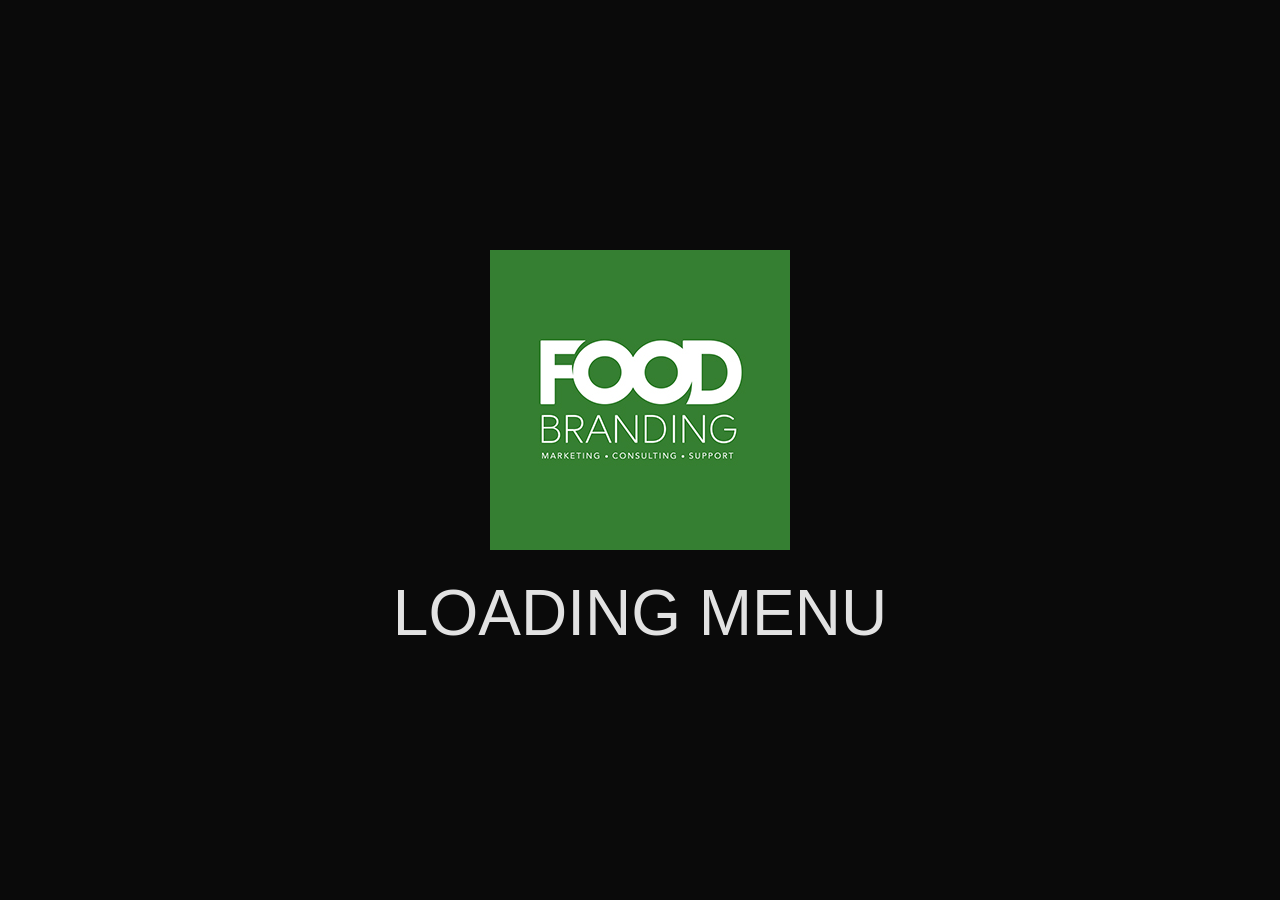
<file: menus-moviles/el-tio-fried-chicken/index.html>
<!doctype html>

<html lang="en">

<head>
    <meta charset="utf-8">
    <meta http-equiv="refresh" content="2; URL=https://www.foodbrandingpr.com/menus-moviles/el-tio-fried-chicken/menu.pdf" />


    <title>El Tío Fried Chicken - Menú (supported by foodbrandingpr.com)</title>
    <!-- Global site tag (gtag.js) - Google Analytics -->
    <script async src="https://www.googletagmanager.com/gtag/js?id=G-T74WRV6TVW"></script>
    <script>
        window.dataLayer = window.dataLayer || [];

        function gtag() {
            dataLayer.push(arguments);
        }
        gtag('js', new Date());

        gtag('config', 'G-T74WRV6TVW');
    </script>

    <style>
        .fbpr-main {
            display: flex;
            flex-direction: column;
            flex-wrap: nowrap;
            background-color: #0a0a0a;
            height: 100vh;
            justify-content: center;
            align-items: center;
        }
        
        .fbpr {
            padding-top: 2vw;
            display: flex;
            align-items: center;
            justify-content: center;
            font-size: 4em;
            font-family: Roboto, sans-serif;
            background-color: #0a0a0a;
            color: #e2e2e2;
            text-transform: uppercase;
        }
        
        .fbpr-img {
            display: flex;
            align-items: center;
            justify-content: center;
        }
        
        .fbpr-image {
            /* width: 300px; */
        }
        
        html,
        body {
            margin: 0px;
        }
    </style>

</head>

<body>
    <div class="fbpr-main">
        <div class="fbpr-img">
            <img class="fbpr-image" alt="Menús Digitales by FoodBranding" src="../LogoFoodBranding.jpg"></div>
        <div class="fbpr">Loading Menu</div>
    </div>

</body>

</html>
</file>
<file: shared.css>
@import url('https://fonts.googleapis.com/css2?family=Overpass:wght@700;900&family=Manrope:wght@300;400;500;600&display=swap');

*, *::before, *::after { box-sizing: border-box; margin: 0; padding: 0; }
html { scroll-behavior: smooth; }
[id] { scroll-margin-top: 80px; }

:root {
  --negro: #17161a;
  --verde: #367C24;          /* Enfoque — color primario de marca */
  --verde-oscuro: #2A6119;   /* fondos de banda en light mode */
  --amarillo: #F6AE2D;
  --azul: #04A3E8;
  --azul-oscuro: #2F4858;
  --naranja: #F26419;
  /* Visión en version legible como texto: el #F26419 solo da 2.9:1 sobre gris claro */
  --naranja-texto: #B3470E;
  --gris-claro: #f6f6f6;
  --blanco: #FFFFFF;
  --negro-texto: #000000;
  --gris-texto: #707070;
}

/* ── DARK MODE ── */
[data-theme="dark"] {
  --negro: #0a0a0e;
  --gris-claro: #1a1a22;
  --blanco: #121218;
  --negro-texto: #e8eaf0;
  --gris-texto: #a0a8b8;
  --verde: #5CB33F;          /* verde aclarado: 7.2:1 sobre fondo oscuro */
  --verde-oscuro: #12290B;   /* fondo de banda en dark mode */
  --naranja-texto: #f9a05c;  /* Visión aclarado para fondos oscuros */
}
[data-theme="dark"] body { background: #0d0d14; color: #e8eaf0; }
[data-theme="dark"] #servicios { background: var(--verde-oscuro); }
[data-theme="dark"] #servicios h2 { color: #e8eaf0; }
[data-theme="dark"] #servicios p { color: #b8d9ab; }
[data-theme="dark"] #valores { background: #0d0d14; }
[data-theme="dark"] .valores-left { background: #1a1a22; }
[data-theme="dark"] .valores-left p { color: #e8eaf0; }
[data-theme="dark"] .valores-right h2 { color: #e8eaf0; }
[data-theme="dark"] .valores-right > p { color: #a0a8b8; }
[data-theme="dark"] .valor-item h4 { color: #e8eaf0; }
[data-theme="dark"] .valor-item p { color: #a0a8b8; }
[data-theme="dark"] .metricas-box { background: #1a1a22; }
[data-theme="dark"] .metrica-num { color: #e8eaf0; }
[data-theme="dark"] .metrica-label { color: #a0a8b8; }
[data-theme="dark"] #clientes { background: #0d0d14; }
[data-theme="dark"] #clientes h2 { color: #e8eaf0; }
[data-theme="dark"] #clientes > .inner > p { color: #a0a8b8; }
[data-theme="dark"] .logo-placeholder { color: #888; }
[data-theme="dark"] #banner-cta { background: var(--verde-oscuro); }
[data-theme="dark"] #banner-cta h2 { color: #d6eccd; }
[data-theme="dark"] #promesa { background: #1a1a22; }
[data-theme="dark"] #promesa h2 { color: #e8eaf0; }
[data-theme="dark"] #promesa > .inner > p { color: #a0a8b8; }
[data-theme="dark"] .sub-main { background: #0d0d14; }
[data-theme="dark"] .sub-right h2 { color: #e8eaf0; }
[data-theme="dark"] .sub-right p { color: #a0a8b8; }
[data-theme="dark"] .sub-placeholder { background: #1a1a22; color: #666; }
[data-theme="dark"] .casos { background: #1a1a22; }
[data-theme="dark"] .caso-card { background: #0d0d14; }
[data-theme="dark"] .caso-body h4 { color: #e8eaf0; }
[data-theme="dark"] .caso-body p { color: #a0a8b8; }
[data-theme="dark"] .check-list li { color: #e8eaf0; }
[data-theme="dark"] .paso-text h4 { color: #e8eaf0; }
[data-theme="dark"] .paso-text p { color: #a0a8b8; }
[data-theme="dark"] footer { background: #06060a; }
[data-theme="dark"] footer p { color: #a0a8b8; }

/* Dark mode: fixes para elementos con color:var(--blanco) usado como texto sobre fondos oscuros */
[data-theme="dark"] .hero h1 { color: #e8eaf0; }
[data-theme="dark"] .btn-outline-blanco { color: #e8eaf0; border-color: rgba(232,234,240,0.75); }
[data-theme="dark"] .hamburger span { background: #e8eaf0; }
[data-theme="dark"] .servicio-card span { color: #e8eaf0; }
[data-theme="dark"] #metricas h2 { color: #e8eaf0; }
[data-theme="dark"] .por-que .sub-right h2,
[data-theme="dark"] .por-que .sub-right h3 { color: #e8eaf0; }
[data-theme="dark"] #contacto h2 { color: #e8eaf0; }
[data-theme="dark"] #contacto > .inner > p { color: rgba(232,234,240,0.9); }

/* ── PROGRESS BAR ── */
#fb-progress-bar {
  position: fixed;
  top: 0 !important;
  left: 0 !important;
  height: 3px;
  width: 0%;
  /* Verde → Amarillo → Naranja → Azul: paleta completa de FoodBranding */
  background: linear-gradient(
    90deg,
    #367C24 0%,
    #F6AE2D 40%,
    #F26419 70%,
    #04A3E8 100%
  );
  z-index: 9999;
  transition: width .1s linear;
  border-radius: 0 2px 2px 0;
  pointer-events: none;
  transform: none !important;
  will-change: width;
}

/* ── THEME TOGGLE BUTTON ── */
.fb-theme-toggle {
  width: 36px; height: 36px; border-radius: 50%;
  border: 1px solid rgba(255,255,255,0.2);
  background: rgba(255,255,255,0.08);
  cursor: pointer; display: flex; align-items: center; justify-content: center;
  transition: background .2s, border-color .2s, transform .2s;
  flex-shrink: 0; padding: 0;
}
.fb-theme-toggle:hover {
  background: rgba(255,255,255,0.18); border-color: rgba(255,255,255,0.4);
  transform: rotate(20deg);
}
.fb-theme-toggle svg { width: 17px; height: 17px; fill: rgba(255,255,255,0.8); }
.icon-sun { display: none; }
.icon-moon { display: block; }
[data-theme="dark"] .icon-sun { display: block; }
[data-theme="dark"] .icon-moon { display: none; }

body { font-family: 'Manrope', sans-serif; font-weight: 400; color: var(--negro-texto); }

/* ── NAV ── */
nav#mainNav {
  position: fixed; top: 0; left: 0; right: 0; z-index: 1000;
  background: rgba(23,22,26,0.97);
  display: flex; align-items: center; justify-content: space-between;
  gap: 8px;
  padding: 0 20px; height: 68px;
  transition: transform .35s ease;
  overflow: clip; /* clip en vez de hidden: no crea stacking context nuevo */
}
body.menu-open nav#mainNav { transform: translateX(-320px); }

/* Logo: shrink first, maintain aspect ratio */
.nav-logo {
  flex-shrink: 1; min-width: 0;
  display: flex; align-items: center;
}
.nav-logo img {
  height: 40px;
  width: auto;
  max-width: 100%;
  display: block;
}

/* Nav right side: toggle + hamburger */
.nav-actions {
  display: flex; align-items: center; gap: 8px;
  flex-shrink: 0;
}

/* Hamburger siempre visible */
.hamburger {
  display: flex; flex-direction: column; gap: 5px;
  cursor: pointer; background: none; border: none; padding: 8px;
  flex-shrink: 0;
}
.hamburger span { display: block; width: 22px; height: 2px; background: var(--blanco); transition: .3s; }
.hamburger:hover span { background: var(--amarillo); }

/* ── SIDE PANEL ── */
.side-overlay {
  display: none;
  position: fixed; inset: 0; z-index: 1100;
  background: rgba(0,0,0,0.4);
}
.side-overlay.active { display: block; }

.side-panel {
  position: fixed; top: 0; right: -320px; width: 320px; height: 100vh;
  background: var(--azul); z-index: 1200;
  display: flex; flex-direction: column;
  transition: right .35s ease;
  overflow-y: auto;
}
.side-panel.open { right: 0; }

body.menu-open {
  overflow: hidden;
}

/* Mover todo el body cuando abre — excluir barra de progreso */
body.menu-open > *:not(.side-panel):not(.side-overlay):not(#fb-progress-bar) {
  transform: translateX(-320px);
  transition: transform .35s ease;
}
body:not(.menu-open) > *:not(.side-panel):not(.side-overlay):not(#fb-progress-bar) {
  transform: translateX(0);
  transition: transform .35s ease;
}

.side-top {
  background: rgba(0,0,0,0.2);
  padding: 14px 24px;
  display: flex; flex-direction: column; gap: 6px;
}
.side-top span {
  font-family: 'Manrope', sans-serif; font-size: 0.85rem;
  color: var(--blanco); display: flex; align-items: center; gap: 8px;
}

.side-close {
  position: absolute; top: 16px; right: 20px;
  background: none; border: none; color: var(--blanco);
  font-size: 1.4rem; cursor: pointer; line-height: 1;
  transition: opacity .2s;
}
.side-close:hover { opacity: .7; }

.side-nav {
  display: flex; flex-direction: column;
  padding: 40px 0 24px;
}
.side-nav a {
  font-family: 'Manrope', sans-serif; font-weight: 500;
  font-size: 1rem; color: var(--blanco);
  text-decoration: none; padding: 14px 32px;
  border-bottom: 1px solid rgba(255,255,255,0.15);
  display: flex; align-items: center; gap: 10px;
  transition: background .2s;
}
.side-nav a::before { content: '•'; font-size: 0.7rem; opacity: .7; }
.side-nav a:hover { background: rgba(0,0,0,0.15); }

/* ── UTILITIES ── */
.inner { max-width: 1170px; margin: auto; padding: 0 20px; }
.tag {
  display: inline-block; font-family: 'Manrope', sans-serif; font-weight: 600;
  font-size: 0.78rem; text-transform: uppercase; letter-spacing: .1em;
  color: var(--naranja-texto); margin-bottom: 12px;
}
/* El naranja no se lee sobre verde (1.6:1) — dentro de la banda verde el tag va en blanco */
#servicios .tag { color: #FFFFFF; }
/* #contacto es azul pizarra en ambos temas: necesita el naranja aclarado, no el oscuro */
#contacto .tag { color: #f9a05c; }
.btn {
  display: inline-block; font-family: 'Overpass', sans-serif; font-weight: 700;
  font-size: 0.85rem; text-transform: uppercase; letter-spacing: .06em;
  padding: 14px 32px; cursor: pointer; text-decoration: none; border: none;
  transition: opacity .2s;
}
.btn:hover { opacity: .85; }
/* Botón primario de marca — verde Enfoque, texto blanco (5.2:1, pasa AA) */
.btn-verde {
  background: var(--verde); color: #FFFFFF;
  box-shadow: 0 4px 14px rgba(54,124,36,0.35);
}
.btn-verde:hover {
  box-shadow: 0 6px 20px rgba(54,124,36,0.5);
  opacity: 1; transform: translateY(-1px);
}
/* En dark mode el verde se aclara, así que el texto pasa a oscuro para no perder contraste */
[data-theme="dark"] .btn-verde { color: #0d1f07; }

/* Botón secundario — amarillo Integridad */
.btn-amarillo {
  background: var(--amarillo); color: #000000;
  box-shadow: 0 4px 14px rgba(246,174,45,0.35);
}
.btn-amarillo:hover {
  box-shadow: 0 6px 20px rgba(246,174,45,0.5);
  opacity: 1; transform: translateY(-1px);
}
/* Sobre banda verde el amarillo solo da 2.7:1 de contraste de borde — se define con filo blanco */
#servicios .btn-amarillo,
#banner-cta .btn-amarillo { border: 2px solid #FFFFFF; }
.btn-azul {
  background: var(--azul); color: var(--blanco);
  box-shadow: 0 4px 14px rgba(4,163,232,0.3);
}
.btn-azul:hover {
  box-shadow: 0 6px 20px rgba(4,163,232,0.45);
  opacity: 1; transform: translateY(-1px);
}
.btn-outline-blanco {
  background: transparent; color: var(--blanco);
  border: 2px solid var(--blanco);
}
.btn-outline-blanco:hover {
  background: rgba(255,255,255,0.08);
  box-shadow: 0 4px 20px rgba(255,255,255,0.15);
  opacity: 1;
}

/* ── HERO ── */
.hero {
  min-height: 100vh; display: flex; align-items: center; justify-content: center;
  background: var(--negro);
  background-image: url('https://images.unsplash.com/photo-1600565193348-f74bd3c7ccdf?w=1600&q=80');
  background-size: cover; background-position: center;
  position: relative; text-align: center; padding: 100px 20px 60px;
  /* Sombra interna abajo para transición suave al siguiente bloque */
  box-shadow: inset 0 -60px 80px -20px rgba(0,0,0,0.6);
}
.hero::before {
  content: ''; position: absolute; inset: 0;
  background: rgba(0,0,0,0.65);
}
.hero-content { position: relative; z-index: 1; max-width: 900px; }

/* ── HERO DEL HOME ──
   La foto es Deliani trabajando en cocina: ella está a la derecha y el lado izquierdo
   es cocina desenfocada. Un velo plano oscurecería su cara, así que en vez de eso se usa
   un degradado horizontal: fuerte a la izquierda (donde va el texto) y casi nulo sobre ella.
   La foto trae la pared en penumbra a la izquierda ya reservada para el texto: medido,
   ahí la luminancia media es 0.086 y el percentil 95 es 0.233, así que basta un velo
   suave. Al 62% el peor píxel de la zona da 5.1:1 y el p95 da 7.6:1 — de sobra para AA,
   y el comedor conserva su luz cálida en vez de quedar apagado. */
.hero--home { justify-content: flex-start; text-align: left; padding-left: 6vw; }
.hero--home::before {
  background: linear-gradient(100deg,
    rgba(0,0,0,0.70) 0%,
    rgba(0,0,0,0.62) 32%,
    rgba(0,0,0,0.40) 52%,
    rgba(0,0,0,0.22) 72%,
    rgba(0,0,0,0.12) 100%);
}
.hero--home .hero-content { max-width: 620px; }
.hero--home .hero-sub { margin-left: 0; margin-right: 0; }

/* En pantallas angostas el corte horizontal no funciona: la foto se recorta al centro,
   así que el texto vuelve al centro y el velo pasa a plano. */
@media (max-width: 860px) {
  .hero--home { justify-content: center; text-align: center; padding-left: 20px; }
  .hero--home::before { background: rgba(0,0,0,0.72); }
  .hero--home .hero-content { max-width: 900px; }
  .hero--home .hero-sub { margin-left: auto; margin-right: auto; }
}
.hero h1 {
  font-family: 'Overpass', sans-serif; font-weight: 900; text-transform: uppercase;
  color: var(--blanco); font-size: clamp(1.8rem, 4vw, 3rem);
  line-height: 1.2; margin-bottom: 36px;
}
.hero .btn { margin-top: 8px; }
.hero-sub {
  font-family: 'Manrope', sans-serif; font-weight: 400;
  color: rgba(255,255,255,0.92); font-size: clamp(1rem, 1.6vw, 1.15rem);
  line-height: 1.6; max-width: 640px; margin: 0 auto 32px;
  opacity: 0; transform: translateY(24px);
  animation: heroTitleIn 0.9s cubic-bezier(0.22, 1, 0.36, 1) 0.45s forwards;
}

/* ── SERVICIOS ── */
#servicios {
  background: var(--verde); padding: 80px 0; text-align: center;
  /* Sombras internas top/bottom: separa la sección amarilla del fondo oscuro */
  box-shadow: inset 0 8px 24px -8px rgba(0,0,0,0.25),
              inset 0 -8px 24px -8px rgba(0,0,0,0.25);
}
#servicios h2 {
  font-family: 'Overpass', sans-serif; font-weight: 900; text-transform: uppercase;
  font-size: clamp(1.6rem, 3vw, 2.4rem); color: #FFFFFF; margin-bottom: 16px;
}
#servicios p {
  font-family: 'Manrope', sans-serif; color: rgba(255,255,255,0.92);
  max-width: 700px; margin: 0 auto 40px; line-height: 1.7;
}
/* Servicio principal destacado */
.servicio-featured {
  display: block; text-decoration: none; text-align: left;
  border-radius: 4px; overflow: hidden; position: relative;
  min-height: 300px; margin: 0 auto 44px; max-width: 900px;
  display: flex; align-items: center;
  box-shadow: 0 10px 40px rgba(0,0,0,0.35);
  transition: transform .25s ease, box-shadow .25s ease;
}
.servicio-featured:hover {
  transform: translateY(-4px);
  box-shadow: 0 18px 50px rgba(0,0,0,0.5);
}
.servicio-featured-body { padding: 44px 48px; max-width: 560px; }
.servicio-featured-tag {
  display: inline-block; font-family: 'Manrope', sans-serif; font-weight: 600;
  font-size: 0.72rem; text-transform: uppercase; letter-spacing: .12em;
  color: #000000; background: var(--amarillo);
  padding: 6px 14px; border-radius: 2px; margin-bottom: 16px;
}
.servicio-featured h3 {
  font-family: 'Overpass', sans-serif; font-weight: 900; text-transform: uppercase;
  color: #fff; font-size: clamp(1.4rem, 2.6vw, 2rem); line-height: 1.15; margin-bottom: 14px;
  text-shadow: 0 2px 12px rgba(0,0,0,0.6);
}
.servicio-featured-body p {
  font-family: 'Manrope', sans-serif; color: rgba(255,255,255,0.95);
  font-size: 0.98rem; line-height: 1.65; margin: 0 auto 20px; max-width: none;
  text-shadow: 0 1px 8px rgba(0,0,0,0.7);
}
.servicio-featured-cta {
  font-family: 'Overpass', sans-serif; font-weight: 700; text-transform: uppercase;
  font-size: 0.82rem; letter-spacing: .06em; color: var(--amarillo);
  border-bottom: 2px solid var(--amarillo); padding-bottom: 3px;
}
.servicios-sub-label {
  display: block; font-family: 'Overpass', sans-serif; font-weight: 700;
  text-transform: uppercase; letter-spacing: .08em;
  font-size: 0.95rem; color: #FFFFFF; margin-bottom: 6px;
}
.servicios-sub-desc {
  font-family: 'Manrope', sans-serif; color: rgba(255,255,255,0.96);
  font-size: 0.9rem; margin: 0 auto 24px !important; max-width: 560px;
}
[data-theme="dark"] .servicios-sub-label { color: #e8eaf0; }
[data-theme="dark"] .servicios-sub-desc { color: #c8a860; }

.servicios-grid {
  display: flex; gap: 16px; margin-bottom: 40px; flex-wrap: wrap; justify-content: center;
}
.servicio-card {
  flex: 1 1 180px; max-width: 220px; height: 200px;
  background: var(--negro); display: flex; align-items: flex-end;
  justify-content: center; padding: 0 12px 20px; text-decoration: none;
  position: relative; overflow: hidden;
  transition: transform .25s ease, box-shadow .25s ease;
  box-shadow: 0 4px 16px rgba(0,0,0,0.35);
}
.servicio-card:hover {
  transform: translateY(-5px);
  box-shadow: 0 12px 32px rgba(0,0,0,0.5);
}
.servicio-card span {
  font-family: 'Overpass', sans-serif; font-weight: 700; text-transform: uppercase;
  color: var(--blanco); font-size: 0.82rem; text-align: center; letter-spacing: .04em;
  position: relative; z-index: 1;
}

/* ── VALORES ── */
#valores { background: var(--blanco); padding: 80px 0; }
.valores-inner { display: grid; grid-template-columns: 40% 60%; gap: 60px; align-items: center; }
.valores-left {
  background: var(--gris-claro); padding: 40px 32px;
  display: flex; align-items: center; gap: 24px;
}
.linea-acento { width: 4px; height: 220px; background: var(--verde); flex-shrink: 0; }
.valores-left p { font-family: 'Manrope', sans-serif; font-size: 1.05rem; line-height: 1.6; }
.valores-right h2 {
  font-family: 'Overpass', sans-serif; font-weight: 900; text-transform: uppercase;
  font-size: clamp(1.5rem, 3vw, 2.2rem); margin-bottom: 16px;
}
.valores-right > p { color: var(--gris-texto); line-height: 1.7; margin-bottom: 28px; }
.valor-item { display: flex; gap: 14px; align-items: flex-start; margin-bottom: 18px; }
.valor-icon { color: var(--verde); font-size: 1.3rem; flex-shrink: 0; margin-top: 2px; }
.valor-item h4 { font-family: 'Overpass', sans-serif; font-weight: 700; font-size: 0.95rem; text-transform: uppercase; }
.valor-item p { font-family: 'Manrope', sans-serif; color: var(--gris-texto); font-size: 0.9rem; margin-top: 2px; }

/* ── MÉTRICAS ── */
#metricas { background: var(--negro); padding: 80px 0; text-align: center;
  box-shadow: inset 0 8px 24px -8px rgba(0,0,0,0.3);
}
#metricas h2 {
  font-family: 'Overpass', sans-serif; font-weight: 900; text-transform: uppercase;
  color: var(--blanco); font-size: clamp(1.5rem, 3vw, 2.2rem); margin-bottom: 40px;
}
.metricas-box {
  background: var(--blanco); max-width: 700px; margin: auto;
  padding: 48px 40px; display: grid; grid-template-columns: repeat(3,1fr); gap: 32px;
  box-shadow: 0 8px 40px rgba(0,0,0,0.35);
}
.metrica { text-align: center; }
.metrica-icon {
  color: var(--verde); margin-bottom: 12px;
  display: flex; justify-content: center; line-height: 0;
}
.metrica-icon svg {
  width: 36px; height: 36px; display: block;
  stroke: currentColor; fill: none;
  stroke-width: 1.75; stroke-linecap: round; stroke-linejoin: round;
}
.metrica:hover .metrica-icon svg { transform: translateY(-2px); }
.metrica-icon svg { transition: transform .25s ease; }
.metrica-num {
  font-family: 'Overpass', sans-serif; font-weight: 900;
  font-size: clamp(2rem, 5vw, 3rem); color: var(--negro-texto);
}
.metrica-label { font-family: 'Manrope', sans-serif; color: var(--gris-texto); font-size: 0.88rem; margin-top: 4px; }

/* ── CLIENTES ── */
#clientes { background: var(--blanco); padding: 80px 0; text-align: center; }
#clientes h2 {
  font-family: 'Overpass', sans-serif; font-weight: 900; text-transform: uppercase;
  font-size: clamp(1.5rem, 3vw, 2.2rem); margin-bottom: 16px;
}
#clientes > .inner > p { color: var(--gris-texto); max-width: 700px; margin: 0 auto 40px; line-height: 1.7; }
.logos-row {
  display: flex; align-items: center; justify-content: center;
  gap: 28px; flex-wrap: wrap;
}
.logo-placeholder { font-family: 'Manrope', sans-serif; color: #555; font-size: 1.1rem; }

/* Logos de clientes en tarjeta blanca (legibles en claro y oscuro) */
.logo-box {
  display: flex; align-items: center; justify-content: center;
  background: #fff;
  border: 1px solid rgba(0,0,0,0.06);
  border-radius: 14px;
  padding: 18px 24px;
  box-shadow: 0 6px 20px rgba(0,0,0,0.10);
  transition: transform .2s ease, box-shadow .2s ease;
}
.logo-box:hover { transform: translateY(-3px); box-shadow: 0 12px 28px rgba(0,0,0,0.18); }
.logo-box svg { width: 96px; height: 64px; }
.logo-box img { width: 132px; height: 78px; object-fit: contain; display: block; }
[data-theme="dark"] .logo-box {
  border-color: rgba(255,255,255,0.08);
  box-shadow: 0 6px 22px rgba(0,0,0,0.4);
}

/* ── BANNER CTA ── */
#banner-cta {
  background: var(--verde); padding: 60px 0; text-align: center;
  box-shadow: inset 0 8px 24px -8px rgba(0,0,0,0.25),
              inset 0 -8px 24px -8px rgba(0,0,0,0.25);
}
#banner-cta h2 {
  font-family: 'Overpass', sans-serif; font-weight: 900; text-transform: uppercase;
  font-size: clamp(1.5rem, 3vw, 2.4rem); margin-bottom: 28px; color: #FFFFFF;
}

/* ── PROMESA ── */
#promesa { background: var(--gris-claro); padding: 80px 0; text-align: center; }
#promesa h2 {
  font-family: 'Overpass', sans-serif; font-weight: 900; text-transform: uppercase;
  font-size: clamp(1.5rem, 3vw, 2.2rem); margin-bottom: 16px;
}
#promesa > .inner > p { color: var(--gris-texto); max-width: 700px; margin: 0 auto 32px; line-height: 1.7; }
.pills { display: flex; gap: 16px; justify-content: center; flex-wrap: wrap; margin-bottom: 40px; }
.pills:last-child { margin-bottom: 0; }

/* ── PILARES DE LA PROMESA ──
   Sustituyen a las píldoras azules, que parecían botones. Tres columnas con icono
   rompen la fila de secciones centradas idénticas del final de la página. */
.pilares {
  display: grid; grid-template-columns: repeat(3, 1fr);
  gap: 36px; max-width: 940px; margin: 48px auto 0; text-align: center;
}
.pilar svg {
  width: 40px; height: 40px; margin: 0 auto 14px; display: block;
  stroke: var(--verde); fill: none;
  stroke-width: 1.6; stroke-linecap: round; stroke-linejoin: round;
  transition: transform .25s ease;
}
.pilar:hover svg { transform: translateY(-3px); }
.pilar h4 {
  font-family: 'Overpass', sans-serif; font-weight: 900; text-transform: uppercase;
  font-size: 1rem; letter-spacing: .03em; margin-bottom: 8px;
}
[data-theme="dark"] .pilar h4 { color: #e8eaf0; }
.pilar p {
  font-family: 'Manrope', sans-serif; color: var(--gris-texto);
  font-size: 0.9rem; line-height: 1.6; margin: 0 auto; max-width: 260px;
}
[data-theme="dark"] .pilar p { color: #a0a8b8; }
@media (max-width: 800px) {
  .pilares { grid-template-columns: 1fr; gap: 30px; margin-top: 36px; }
}
.pill {
  background: var(--azul); color: var(--blanco);
  font-family: 'Manrope', sans-serif; font-weight: 600;
  padding: 10px 24px; font-size: 0.9rem;
}
.img-placeholder {
  background: #e3e3e3; height: 400px; max-width: 500px;
  margin: auto; display: flex; align-items: center; justify-content: center;
  color: #aaa; font-family: 'Manrope', sans-serif;
}

/* ── CONTACTO ── */
#contacto { background: var(--azul-oscuro); padding: 80px 0; text-align: center; }
#contacto h2 {
  font-family: 'Overpass', sans-serif; font-weight: 900; text-transform: uppercase;
  color: var(--blanco); font-size: clamp(1.5rem, 3vw, 2.2rem); margin-bottom: 16px;
}
#contacto > .inner > p { color: var(--blanco); max-width: 700px; margin: 0 auto 40px; line-height: 1.7; }
.contact-form { max-width: 700px; margin: auto; text-align: left; }
.form-row { display: grid; grid-template-columns: 1fr 1fr; gap: 16px; margin-bottom: 16px; }
/* Cada campo va envuelto en .form-campo junto a su <label>, así que el hijo del grid
   pasa a ser el div, no el input. El input sigue ocupando el ancho completo. */
.form-campo { display: block; min-width: 0; }

/* Etiqueta visible solo para lectores de pantalla. No usar display:none ni
   visibility:hidden — eso también la esconde del lector, que es justo lo que
   queremos evitar. */
.sr-only {
  position: absolute; width: 1px; height: 1px; padding: 0; margin: -1px;
  overflow: hidden; clip: rect(0 0 0 0); clip-path: inset(50%); white-space: nowrap;
  border: 0;
}
/* Al navegar con teclado, el foco tiene que verse: sin esto el usuario que tabula
   no sabe en qué campo está. Con outline-offset el filo cae sobre el azul pizarra de
   la sección, no sobre el campo: amarillo de marca contra #2F4858 da 5.03:1. */
.contact-form input:focus-visible,
.contact-form select:focus-visible,
.contact-form textarea:focus-visible {
  outline: 3px solid var(--amarillo); outline-offset: 2px;
}
/* El texto de los campos va en azul marino FIJO, no en var(--blanco).
   Dos razones, medidas el 10 ago 2026:
   1. `var(--blanco)` se invierte en modo oscuro (#FFFFFF → #121218), así que el
      texto cambiaba de color entre temas sobre un fondo que NO cambia. Ese era el bug
      visible en el select «Método de Contacto».
   2. Blanco sobre el azul de marca #04A3E8 da 2.83:1 — no pasa el 4.5:1 de la regla del
      sitio, ni en claro ni en oscuro. Nunca pasó. #14232C da 5.67:1 y sí pasa.
   El fondo del campo se queda en el azul de marca: contra el azul pizarra de la sección
   da 3.39:1, sobre el 3:1 que pide un límite gráfico. */
.contact-form input,
.contact-form select,
.contact-form textarea {
  width: 100%; background: var(--azul); border: none; padding: 14px 16px;
  color: #14232C; font-family: 'Manrope', sans-serif; font-size: 0.95rem;
  outline: none;
}
/* Los placeholders son la única etiqueta que tienen estos campos, así que van a
   opacidad completa: son texto de verdad, no una pista decorativa. */
.contact-form input::placeholder,
.contact-form textarea::placeholder { color: #14232C; opacity: 1; }
.contact-form select { color: #14232C; }
.contact-form select option { color: var(--negro-texto); background: var(--blanco); }
.contact-form textarea { width: 100%; height: 130px; resize: vertical; margin-bottom: 16px; display: block; }
.form-submit { text-align: right; }
/* Mensaje de confirmación después de enviar. Vive sobre el azul pizarra de
   #contacto, así que se mide contra ese fondo: blanco da 9.6:1 y el amarillo
   de marca 5.0:1. Vacío no ocupa espacio. */
.form-estado {
  font-family: 'Manrope', sans-serif; font-size: 0.9rem; line-height: 1.5;
  margin-top: 14px; text-align: right; min-height: 0;
}
.form-estado:empty { display: none; }
.form-estado--ok { color: #FFFFFF; font-weight: 600; }
.form-estado--aviso { color: var(--amarillo); font-weight: 600; }

/* ── FOOTER ── */
footer { background: var(--negro); padding: 26px 0 22px; text-align: center; }
footer p { font-family: 'Manrope', sans-serif; color: #9a9a9a; font-size: 0.82rem; }
/* #777 sobre el negro daba 4.2:1 y no pasaba el 4.5:1. #9a9a9a da 6.5:1. */
.footer-cita {
  font-family: 'Overpass', sans-serif; font-weight: 700; letter-spacing: .08em;
  font-size: 0.72rem; color: #8a8a8a; margin-top: 6px;
}
.footer-redes { display: flex; gap: 18px; justify-content: center; margin-bottom: 14px; }
.footer-redes a {
  display: inline-flex; width: 34px; height: 34px; border-radius: 50%;
  align-items: center; justify-content: center; color: #9a9a9a;
  transition: color .2s ease, background .2s ease;
}
.footer-redes a:hover { color: #FFFFFF; background: rgba(255,255,255,0.10); }
.footer-redes a:focus-visible { outline: 3px solid var(--amarillo); outline-offset: 2px; }
.footer-redes svg { width: 19px; height: 19px; fill: none; stroke: currentColor; stroke-width: 1.6; }

/* ── SUBPAGE SECTIONS ── */
.sub-main { padding: 80px 0; }
.sub-two-col { display: grid; grid-template-columns: 1fr 1fr; gap: 60px; align-items: center; }
/* En Creación & Desarrollo la columna de los 6 pasos pasa de 360px, así que la foto
   se estira para que ambas columnas terminen a la par en vez de dejar hueco al lado.
   Si el navegador no soporta :has(), se queda con el comportamiento anterior. */
.sub-two-col:has(.pasos-grid) { align-items: stretch; }
.sub-two-col:has(.pasos-grid) .sub-placeholder { height: auto; min-height: 360px; }

.sub-placeholder {
  background: var(--gris-claro); height: 360px;
  display: flex; align-items: center; justify-content: center;
  color: #aaa; font-family: 'Manrope', sans-serif;
  /* Sombra: cuando lleguen las fotos reales se verá con profundidad */
  box-shadow: 0 6px 28px rgba(0,0,0,0.18);
}
.sub-right h2 {
  font-family: 'Overpass', sans-serif; font-weight: 900; text-transform: uppercase;
  font-size: clamp(1.3rem, 2.5vw, 2rem); margin-bottom: 16px;
}
.sub-right p { color: var(--gris-texto); line-height: 1.7; margin-bottom: 24px; }
.check-list { list-style: none; margin-bottom: 28px; }
.check-list li {
  /* baseline en vez de flex-start: el checkmark se alinea con la línea de texto.
     Con flex-start su caja (más alta) empujaba el glifo por debajo de la palabra.
     Baseline también funciona en items de 2 líneas: se ancla a la primera. */
  display: flex; gap: 12px; align-items: baseline;
  font-family: 'Overpass', sans-serif; font-weight: 700; font-size: 0.92rem;
  line-height: 1.45; text-transform: uppercase; margin-bottom: 12px;
}
.check-list li .ci {
  color: var(--verde); font-size: 1rem; line-height: inherit; flex-shrink: 0;
}

/* Verde: separa esta seccion del #contacto azul pizarra que va inmediatamente despues */
.por-que {
  background: var(--verde); padding: 80px 0;
  box-shadow: inset 0 8px 24px -8px rgba(0,0,0,0.3);
}
[data-theme="dark"] .por-que { background: var(--verde-oscuro); }
/* El naranja no se lee sobre verde — el kicker va en blanco */
.por-que .tag { color: #FFFFFF; }
.por-que .sub-right h2 { color: var(--blanco); }
.por-que .sub-right p { color: rgba(255,255,255,0.94); }
.por-que .sub-right h3 {
  font-family: 'Overpass', sans-serif; font-weight: 700; text-transform: uppercase;
  color: var(--blanco); font-size: 1rem; margin: 20px 0 10px;
}
.otros-links { list-style: none; }
.otros-links li { margin-bottom: 8px; }
.otros-links a {
  font-family: 'Manrope', sans-serif; color: rgba(255,255,255,0.94);
  text-decoration: none; font-size: 0.95rem;
  transition: color .2s;
}
/* Sobre verde el amarillo solo da 2.7:1 — el hover se marca con blanco puro + subrayado */
.otros-links a:hover { color: #FFFFFF; text-decoration: underline; text-underline-offset: 3px; }

.pasos-grid { display: grid; grid-template-columns: 1fr 1fr; gap: 32px; margin-bottom: 0; }
/* En Costeo los pasos van dentro de una sección .tipos a todo el ancho, y ahí el orden
   se lee por columna: 01-02-03 a la izquierda y 04-05-06 a la derecha. Con el flujo
   por fila que trae el grid por defecto quedaban 01-02 / 03-04 / 05-06, que obliga a
   zigzaguear. En Creación & Desarrollo la lista vive en una columna estrecha al lado
   de la foto, así que allá se queda el flujo por fila. */
.tipos .pasos-grid { grid-auto-flow: column; grid-template-rows: repeat(3, auto); }

/* ── MENTORÍA TRANSVERSAL ──
   La mentoría no es un paso más: atraviesa los 6. El filo verde a la izquierda y el
   corchete superior la amarran visualmente a toda la lista de pasos, no al último. */
.acompanamiento {
  position: relative;
  border-left: 4px solid var(--verde);
  background: rgba(54,124,36,0.06);
  padding: 24px 26px 22px;
  margin: 4px 0 32px;
}
[data-theme="dark"] .acompanamiento { background: rgba(92,179,63,0.10); }
.acompanamiento::before {
  content: ''; position: absolute; left: -4px; top: -14px;
  width: 4px; height: 14px; background: var(--verde);
  opacity: .35;
}
.acompanamiento h4 {
  font-family: 'Overpass', sans-serif; font-weight: 900; text-transform: uppercase;
  font-size: 1rem; letter-spacing: .02em; color: var(--verde); margin-bottom: 8px;
}
.acompanamiento p {
  font-family: 'Manrope', sans-serif; color: var(--gris-texto);
  font-size: 0.9rem; line-height: 1.65; margin-bottom: 16px;
}
.acompanamiento .check-list { margin-bottom: 0; }
.acompanamiento .check-list li { font-size: 0.85rem; margin-bottom: 9px; }
.acompanamiento .check-list li:last-child { margin-bottom: 0; }
@media (max-width: 700px) {
  .acompanamiento { padding: 20px 18px 18px; }
}

/* ── Variante ancha: el bloque va DEBAJO de las dos columnas, a todo el ancho ──
   Así el lado derecho no carga con los pasos + la mentoría frente a una sola foto.
   El filo verde pasa de la izquierda al borde superior: cruzando todo el ancho
   recoge las 6 etapas de arriba mejor que el corchete lateral. */
.acompanamiento--ancho {
  border-left: none;
  border-top: 4px solid var(--verde);
  margin: 48px 0 0;
  padding: 30px 34px 28px;
  display: grid;
  grid-template-columns: 1.1fr 1fr;
  gap: 20px 48px;
  align-items: start;
}
.acompanamiento--ancho::before { display: none; }
.acompanamiento--ancho h4 { font-size: 1.05rem; margin-bottom: 10px; }
/* En la variante ancha el párrafo va dentro de un div, así que no sirve el selector `> p` */
.acompanamiento--ancho p { margin-bottom: 0; font-size: 0.93rem; }
/* Los 4 puntos en 2x2 para que el bloque quede alargado y no alto.
   align-self: center los baja al centro del bloque: pegados arriba dejaban
   todo el espacio vacío debajo. */
.acompanamiento--ancho .check-list {
  display: grid; grid-template-columns: 1fr 1fr; gap: 14px 24px;
  align-self: center;
}
.acompanamiento--ancho .check-list li { margin-bottom: 0; }

/* Dentro de una sección .tipos el fondo ya es gris: el tinte verde encima del gris
   bajaba el texto a 4.25:1 en modo claro. Se apoya sobre blanco (u oscuro) para
   volver a 4.57:1 claro / 6.83:1 oscuro. Medido el 10 ago 2026. */
.tipos .acompanamiento { background: var(--blanco); }
[data-theme="dark"] .tipos .acompanamiento { background: var(--blanco); }
.tipos .acompanamiento::after {
  content: ''; position: absolute; inset: 0; pointer-events: none;
  background: rgba(54,124,36,0.06);
}
[data-theme="dark"] .tipos .acompanamiento::after { background: rgba(92,179,63,0.10); }
.tipos .acompanamiento > * { position: relative; z-index: 1; }

/* CTA de cierre a todo el ancho, debajo del bloque */
.sub-cta-ancho { margin-top: 36px; text-align: center; }

@media (max-width: 860px) {
  .acompanamiento--ancho {
    grid-template-columns: 1fr; gap: 18px;
    padding: 26px 22px 24px; margin-top: 36px;
  }
  .acompanamiento--ancho .check-list { grid-template-columns: 1fr; }
  .sub-cta-ancho { margin-top: 28px; }
}
.paso { display: flex; gap: 16px; align-items: flex-start; }
.paso-num {
  font-family: 'Overpass', sans-serif; font-weight: 900;
  font-size: 2rem; color: var(--verde); flex-shrink: 0; line-height: 1;
}
.paso-text h4 { font-family: 'Overpass', sans-serif; font-weight: 700; font-size: 0.95rem; text-transform: uppercase; margin-bottom: 4px; }
.paso-text p { color: var(--gris-texto); font-size: 0.9rem; line-height: 1.6; }

/* ── TIPOS DE MENÚ (pagina Diseño de Menús) ──
   Filas alternadas: foto a un lado, texto al otro. Se intercala con gris claro para
   no fundirse con la seccion blanca de arriba ni con la banda verde de abajo. */
.tipos { background: var(--gris-claro); padding: 80px 0; }
[data-theme="dark"] .tipos { background: #1a1a22; }
.tipos > .inner > .tag { display: block; text-align: center; }
.tipos h2 {
  font-family: 'Overpass', sans-serif; font-weight: 900; text-transform: uppercase;
  font-size: clamp(1.5rem, 3vw, 2.2rem); text-align: center; margin-bottom: 16px;
}
.tipos-intro {
  font-family: 'Manrope', sans-serif; color: var(--gris-texto);
  max-width: 720px; margin: 0 auto 56px; line-height: 1.7; text-align: center;
}
[data-theme="dark"] .tipos h2 { color: #e8eaf0; }
[data-theme="dark"] .tipos-intro { color: #a0a8b8; }

.tipo {
  display: grid; grid-template-columns: 1fr 1fr;
  gap: 48px; align-items: center; margin-bottom: 64px;
}
.tipo:last-of-type { margin-bottom: 0; }
.tipo--invertido .tipo-foto { order: 2; }

/* Espacio reservado para la foto de ejemplo de cada tipo de menu */
.tipo-foto {
  aspect-ratio: 4 / 3; width: 100%;
  border: 2px dashed rgba(54,124,36,0.75);
  background: rgba(54,124,36,0.03);
  display: flex; flex-direction: column;
  align-items: center; justify-content: center; gap: 10px;
  text-align: center; padding: 20px;
  background-size: cover; background-position: center;
}
[data-theme="dark"] .tipo-foto {
  border-color: rgba(92,179,63,0.75); background-color: rgba(92,179,63,0.08);
}
.tipo-foto svg { width: 30px; height: 30px; stroke: var(--verde); fill: none; stroke-width: 1.5; }
.tipo-foto span {
  font-family: 'Manrope', sans-serif; font-size: 0.78rem;
  color: var(--verde); font-weight: 600; line-height: 1.45;
}
/* Cuando ya haya foto real: añadir la clase .tiene-foto y el background-image inline */
.tipo-foto.tiene-foto { border: none; background-color: transparent; }
.tipo-foto.tiene-foto svg, .tipo-foto.tiene-foto span { display: none; }

/* Variante vertical (3:4) para fotos de retrato, como la del caso de Drop Coffee */
.tipo-foto--vertical { aspect-ratio: 3 / 4; }
@media (max-width: 800px) {
  /* A una sola columna, una foto 3:4 a todo el ancho queda larguísima: se limita */
  .tipo-foto--vertical { max-width: 400px; margin-left: auto; margin-right: auto; }
}

.tipo-num {
  font-family: 'Overpass', sans-serif; font-weight: 900;
  font-size: 0.9rem; color: var(--verde); letter-spacing: .08em;
  display: block; margin-bottom: 6px;
}
.tipo-texto h3 {
  font-family: 'Overpass', sans-serif; font-weight: 900; text-transform: uppercase;
  font-size: clamp(1.15rem, 2.2vw, 1.5rem); line-height: 1.15; margin-bottom: 14px;
}
[data-theme="dark"] .tipo-texto h3 { color: #e8eaf0; }
.tipo-texto p {
  font-family: 'Manrope', sans-serif; color: var(--gris-texto);
  font-size: 0.93rem; line-height: 1.7; margin-bottom: 12px;
}
.tipo-texto p:last-child { margin-bottom: 0; }
.tipo-texto p strong {
  font-family: 'Overpass', sans-serif; font-weight: 700; text-transform: uppercase;
  font-size: 0.76rem; letter-spacing: .07em; color: var(--verde);
  display: block; margin-bottom: 3px;
}
[data-theme="dark"] .tipo-texto p { color: #a0a8b8; }

@media (max-width: 800px) {
  .tipo { grid-template-columns: 1fr; gap: 24px; margin-bottom: 48px; }
  .tipo--invertido .tipo-foto { order: 0; }
  .tipos-intro { margin-bottom: 40px; }
}

/* ── PAQUETES (pagina Ordena por WhatsApp) ── */
.paquetes { background: var(--blanco); padding: 80px 0; }
[data-theme="dark"] .paquetes { background: #0d0d14; }
.paquetes > .inner > .tag { display: block; text-align: center; }
.paquetes h2 {
  font-family: 'Overpass', sans-serif; font-weight: 900; text-transform: uppercase;
  font-size: clamp(1.5rem, 3vw, 2.2rem); text-align: center; margin-bottom: 16px;
}
[data-theme="dark"] .paquetes h2 { color: #e8eaf0; }
.paquetes-intro {
  font-family: 'Manrope', sans-serif; color: var(--gris-texto);
  max-width: 700px; margin: 0 auto 48px; line-height: 1.7; text-align: center;
}
[data-theme="dark"] .paquetes-intro { color: #a0a8b8; }
.paquetes-grid {
  display: grid; grid-template-columns: repeat(3, 1fr);
  gap: 24px; align-items: start;
}
.paquete {
  background: var(--gris-claro); padding: 32px 26px 28px;
  border-top: 4px solid var(--verde); position: relative;
  box-shadow: 0 6px 24px rgba(0,0,0,0.10);
}
[data-theme="dark"] .paquete { background: #1a1a22; box-shadow: 0 6px 24px rgba(0,0,0,0.4); }
.paquete--destacado { border-top-width: 8px; }
.paquete-badge {
  position: absolute; top: -13px; left: 26px;
  font-family: 'Overpass', sans-serif; font-weight: 700; text-transform: uppercase;
  font-size: 0.64rem; letter-spacing: .1em;
  background: var(--verde); color: #FFFFFF; padding: 5px 11px;
}
[data-theme="dark"] .paquete-badge { color: #0d1f07; }
.paquete h3 {
  font-family: 'Overpass', sans-serif; font-weight: 900; text-transform: uppercase;
  font-size: 1.1rem; margin-bottom: 14px;
}
[data-theme="dark"] .paquete h3 { color: #e8eaf0; }
.paquete-precio {
  font-family: 'Overpass', sans-serif; font-weight: 900;
  font-size: 1.6rem; line-height: 1.1; color: var(--verde); margin-bottom: 2px;
}
.paquete-precio-nota {
  font-family: 'Manrope', sans-serif; font-size: 0.78rem;
  color: var(--gris-texto); margin-bottom: 20px;
}
/* Precio sin confirmar: se ve claramente como pendiente para que no salga en vivo por error */
.precio-pendiente {
  display: inline-block; font-family: 'Overpass', sans-serif; font-weight: 700;
  font-size: 0.78rem; letter-spacing: .04em; text-transform: uppercase;
  color: #8a5a00; background: rgba(246,174,45,0.28);
  border: 1px dashed rgba(138,90,0,0.85); padding: 5px 10px;
}
[data-theme="dark"] .precio-pendiente {
  color: #f9d06a; background: rgba(246,174,45,0.14);
  border-color: rgba(249,208,106,0.5);
}
.paquete ul { list-style: none; }
.paquete ul li {
  font-family: 'Manrope', sans-serif; font-size: 0.87rem; line-height: 1.5;
  color: var(--gris-texto); display: flex; gap: 9px; margin-bottom: 10px;
}
[data-theme="dark"] .paquete ul li { color: #a0a8b8; }
.paquete ul li::before { content: '\2713'; color: var(--verde); flex-shrink: 0; font-weight: 700; }
@media (max-width: 860px) {
  .paquetes-grid { grid-template-columns: 1fr; gap: 32px; }
  .paquete-badge { left: 20px; }
}

.casos { background: var(--gris-claro); padding: 80px 0; }
.casos h2 {
  font-family: 'Overpass', sans-serif; font-weight: 900; text-transform: uppercase;
  font-size: clamp(1.4rem, 3vw, 2rem); margin-bottom: 32px; text-align: center;
}
.casos-grid { display: grid; grid-template-columns: 1fr 1fr; gap: 32px; }
.caso-card {
  background: var(--blanco); overflow: hidden;
  box-shadow: 0 4px 20px rgba(0,0,0,0.12);
  transition: box-shadow .25s ease, transform .25s ease;
}
.caso-card:hover {
  box-shadow: 0 10px 36px rgba(0,0,0,0.2);
  transform: translateY(-3px);
}
.caso-img { background: #ddd; height: 200px; }
.caso-body { padding: 24px; }
.caso-body h4 { font-family: 'Overpass', sans-serif; font-weight: 700; font-size: 0.95rem; text-transform: uppercase; margin-bottom: 8px; }
.caso-body p { color: var(--gris-texto); font-size: 0.9rem; line-height: 1.6; }

/* Cita del cliente dentro de un caso de exito */
.caso-quote {
  border-left: 4px solid var(--verde);
  padding: 16px 20px; margin-top: 22px;
  background: rgba(54,124,36,0.03);
}
[data-theme="dark"] .caso-quote { background: rgba(92,179,63,0.10); }
.caso-quote p {
  font-family: 'Overpass', sans-serif; font-weight: 700;
  font-size: 1.02rem; line-height: 1.45; margin-bottom: 8px;
  color: var(--negro-texto);
}
.caso-quote cite {
  font-family: 'Manrope', sans-serif; font-style: normal;
  font-size: 0.8rem; color: var(--verde); font-weight: 600;
}
/* Variante: lo que el cliente valora del servicio (no es una cita textual) */
.caso-quote h4 {
  font-family: 'Overpass', sans-serif; font-weight: 700; text-transform: uppercase;
  font-size: 0.76rem; letter-spacing: .07em; color: var(--verde); margin-bottom: 10px;
}
.caso-quote ul { list-style: none; margin-bottom: 10px; }
.caso-quote ul li {
  font-family: 'Overpass', sans-serif; font-weight: 700;
  font-size: 0.95rem; line-height: 1.4; color: var(--negro-texto);
  display: flex; gap: 9px; margin-bottom: 7px;
}
.caso-quote ul li:last-child { margin-bottom: 0; }
.caso-quote ul li::before { content: '\2014'; color: var(--verde); flex-shrink: 0; }

/* ── RESPONSIVE ── */
@media (max-width: 860px) {
  .nav-links, .nav-cta { display: none; }
  .hamburger { display: flex; }
  .valores-inner { grid-template-columns: 1fr; }
  .metricas-box { grid-template-columns: 1fr; max-width: 320px; }
  .form-row { grid-template-columns: 1fr; }
  .sub-two-col { grid-template-columns: 1fr; }
  .pasos-grid { grid-template-columns: 1fr; }
  /* En una sola columna el flujo por columna dejaría los pasos en 01-02-03-04-05-06
     igual, pero hay que devolver el auto-flow para que no fije 3 filas y desborde. */
  .tipos .pasos-grid { grid-auto-flow: row; grid-template-rows: none; }
  .casos-grid { grid-template-columns: 1fr; }
  .servicios-grid { gap: 12px; }
  .servicio-card { flex: 1 1 140px; }
  .servicio-featured-body { padding: 32px 24px; }
  .logos-row { gap: 28px; }

  /* NAV MOBILE: limitar logo para que no empuje los botones */
  nav#mainNav {
    padding: 0 16px;
    gap: 6px;
  }
  .nav-logo img {
    /* Logo crece/encoge según el viewport disponible */
    height: 36px;
    max-width: calc(100vw - 16px - 6px - 36px - 8px - 42px - 16px);
    /* 100vw menos: pad-L, gap, toggle, gap, hamburger, pad-R */
    object-fit: contain;
    object-position: left center;
  }
  .fb-theme-toggle {
    width: 32px; height: 32px;
    flex-shrink: 0;
  }
  .fb-theme-toggle svg { width: 15px; height: 15px; }
  .hamburger { padding: 6px; }
  .hamburger span { width: 20px; }
}

/* Pantallas muy pequeñas (iPhone SE, 375px, 320px) */
@media (max-width: 400px) {
  nav#mainNav { padding: 0 12px; gap: 4px; }
  .nav-logo img {
    height: 30px;
    max-width: calc(100vw - 12px - 4px - 30px - 4px - 38px - 12px);
  }
  .fb-theme-toggle { width: 30px; height: 30px; }
  .fb-theme-toggle svg { width: 14px; height: 14px; }
  .hamburger { padding: 4px; }
  .hamburger span { width: 18px; }
}

/* === ANIMACIONES === */
.fade-in {
  opacity: 0;
  transform: translateY(28px);
  transition: opacity 0.65s ease, transform 0.65s ease;
}
.fade-in.visible {
  opacity: 1;
  transform: translateY(0);
}

/* Hero: título sube desde abajo */
.hero-title {
  opacity: 0;
  transform: translateY(40px);
  animation: heroTitleIn 0.9s cubic-bezier(0.22, 1, 0.36, 1) 0.25s forwards;
}
/* Hero: botón cae desde arriba */
.hero-btn {
  opacity: 0;
  transform: translateY(-32px);
  animation: heroBtnIn 0.75s cubic-bezier(0.22, 1, 0.36, 1) 0.65s forwards;
}
@keyframes heroTitleIn {
  to { opacity: 1; transform: translateY(0); }
}
@keyframes heroBtnIn {
  to { opacity: 1; transform: translateY(0); }
}

/* Stagger para cards/items observados */
.fade-in-stagger {
  opacity: 0;
  transform: translateY(24px);
  transition: opacity 0.55s ease, transform 0.55s ease;
}
.fade-in-stagger.visible {
  opacity: 1;
  transform: translateY(0);
}

/* Fade desde la izquierda (para valores-left, sub-placeholder) */
.fade-left {
  opacity: 0;
  transform: translateX(-36px);
  transition: opacity 0.7s ease, transform 0.7s ease;
}
.fade-left.visible {
  opacity: 1;
  transform: translateX(0);
}

/* Fade desde la derecha (para columnas derechas) */
.fade-right {
  opacity: 0;
  transform: translateX(36px);
  transition: opacity 0.7s ease, transform 0.7s ease;
}
.fade-right.visible {
  opacity: 1;
  transform: translateX(0);
}

/* Scale-in para métricas y pills */
.scale-in {
  opacity: 0;
  transform: scale(0.88);
  transition: opacity 0.55s ease, transform 0.55s ease;
}
.scale-in.visible {
  opacity: 1;
  transform: scale(1);
}
</file>
